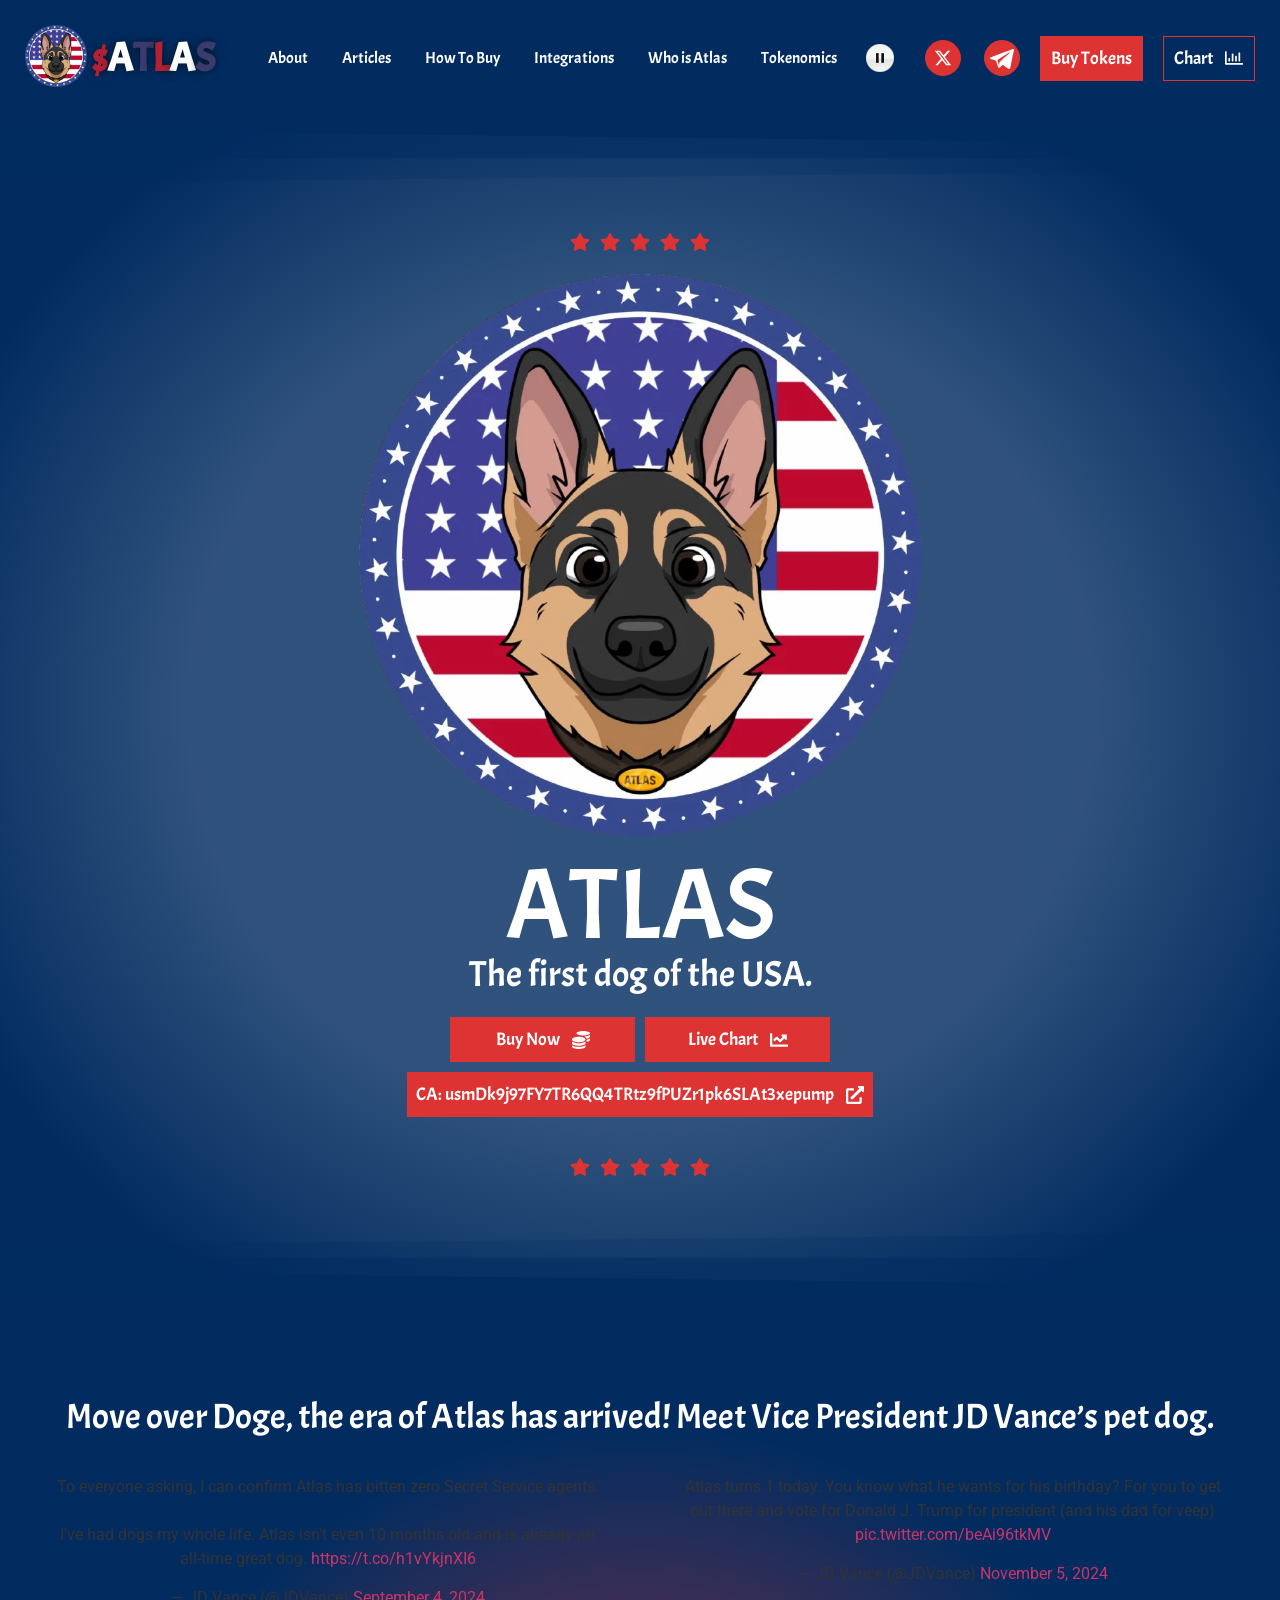
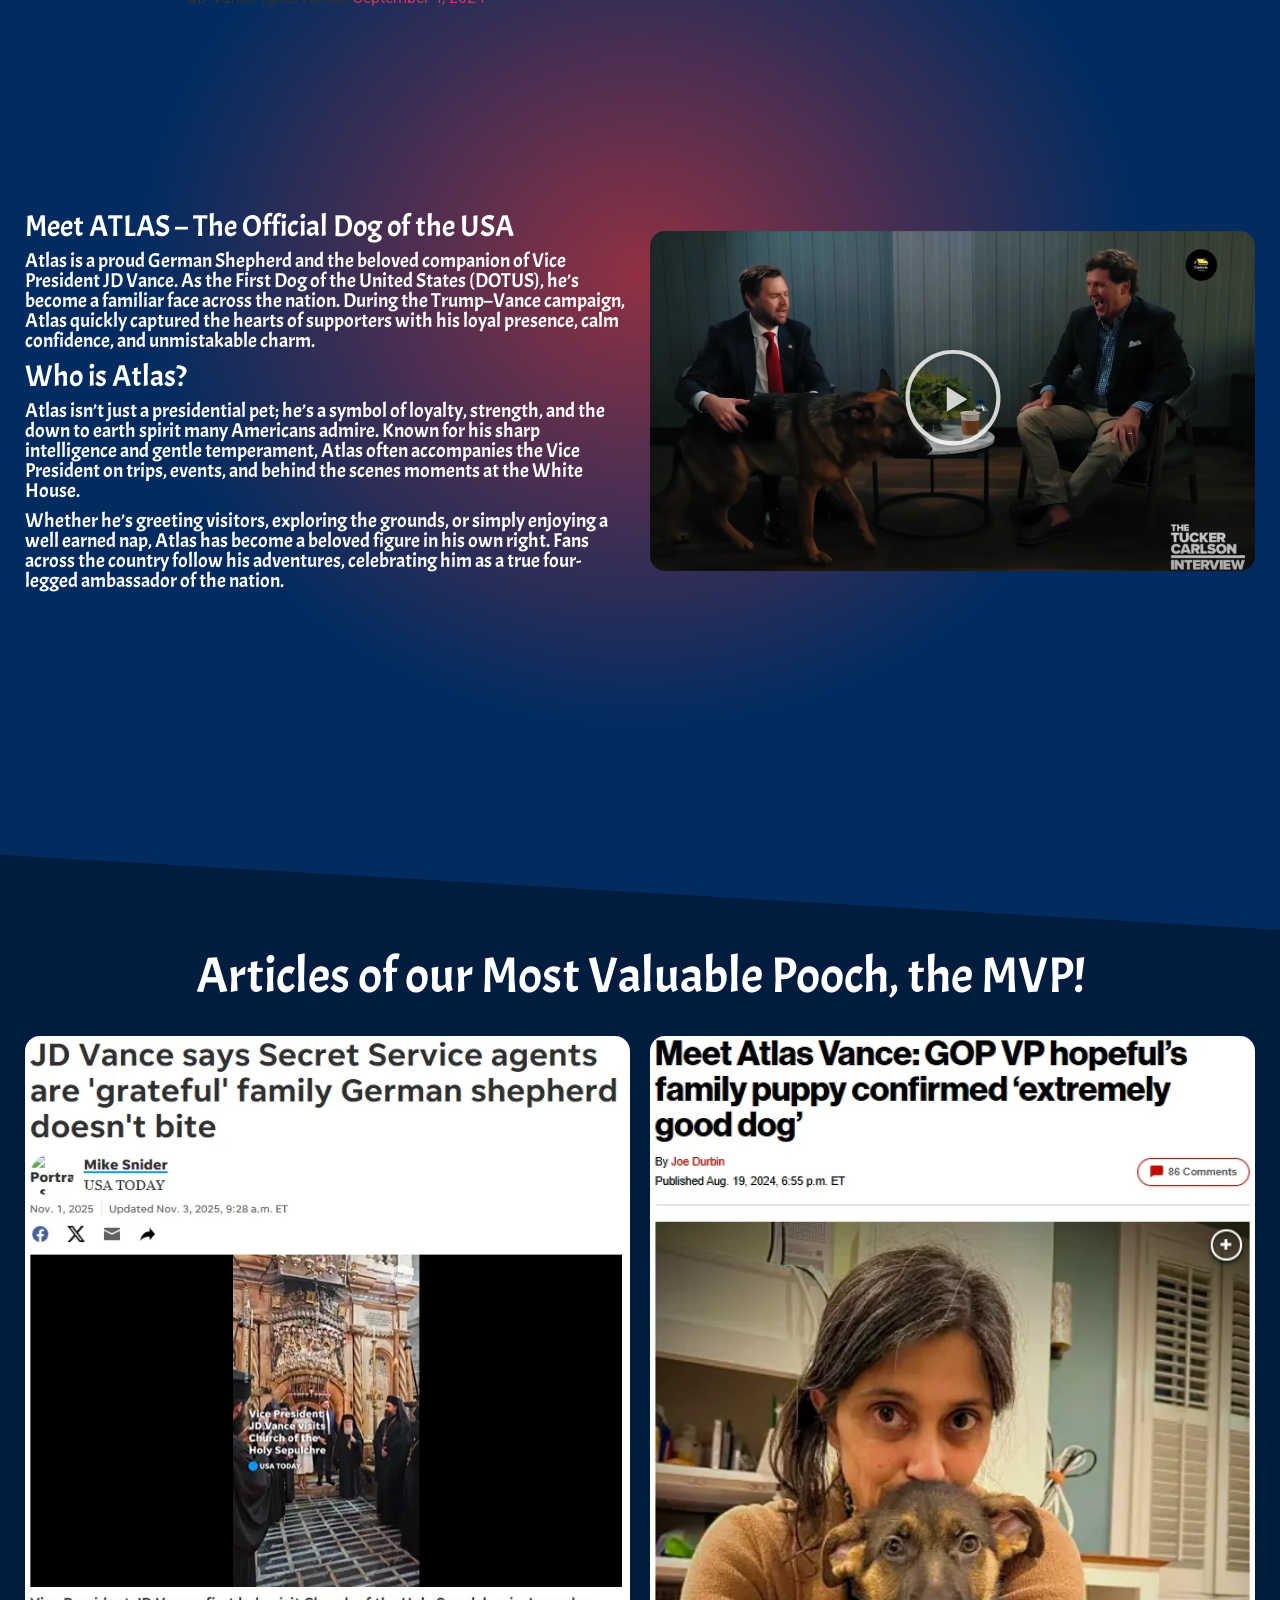
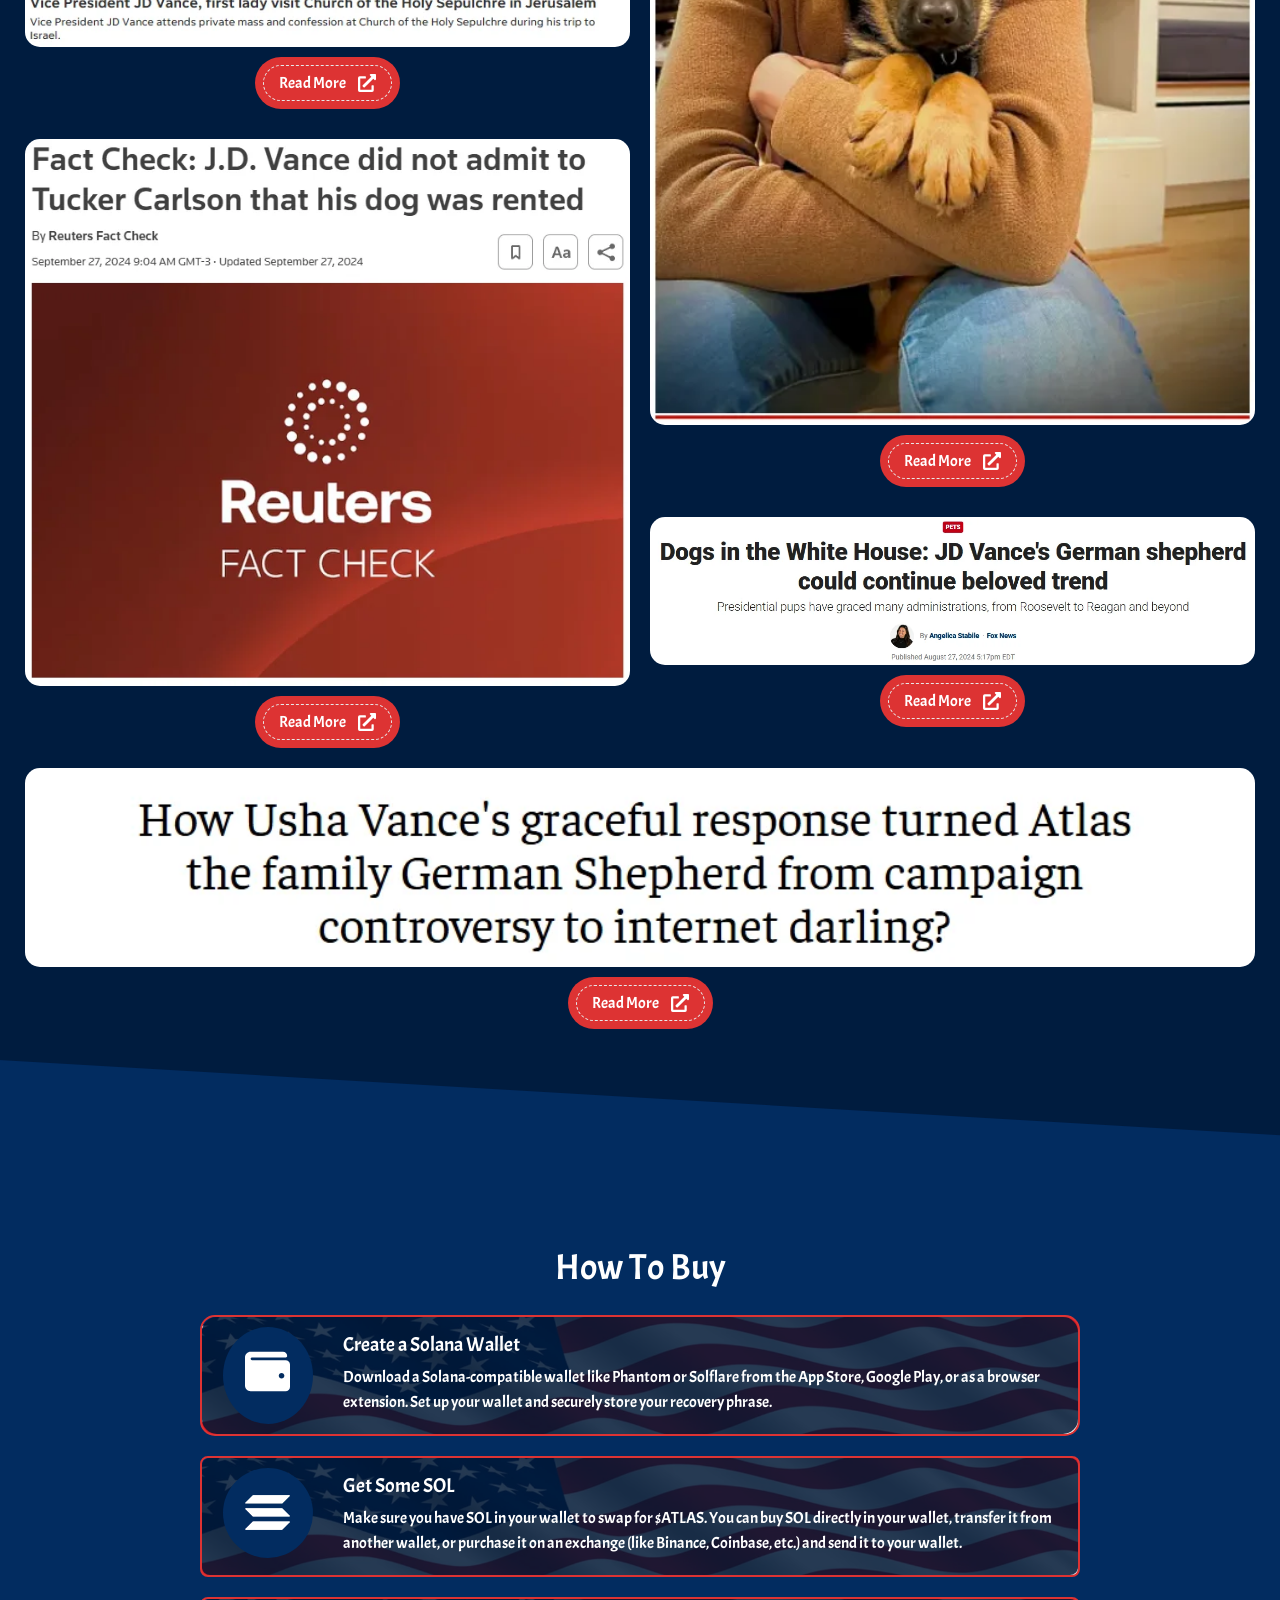
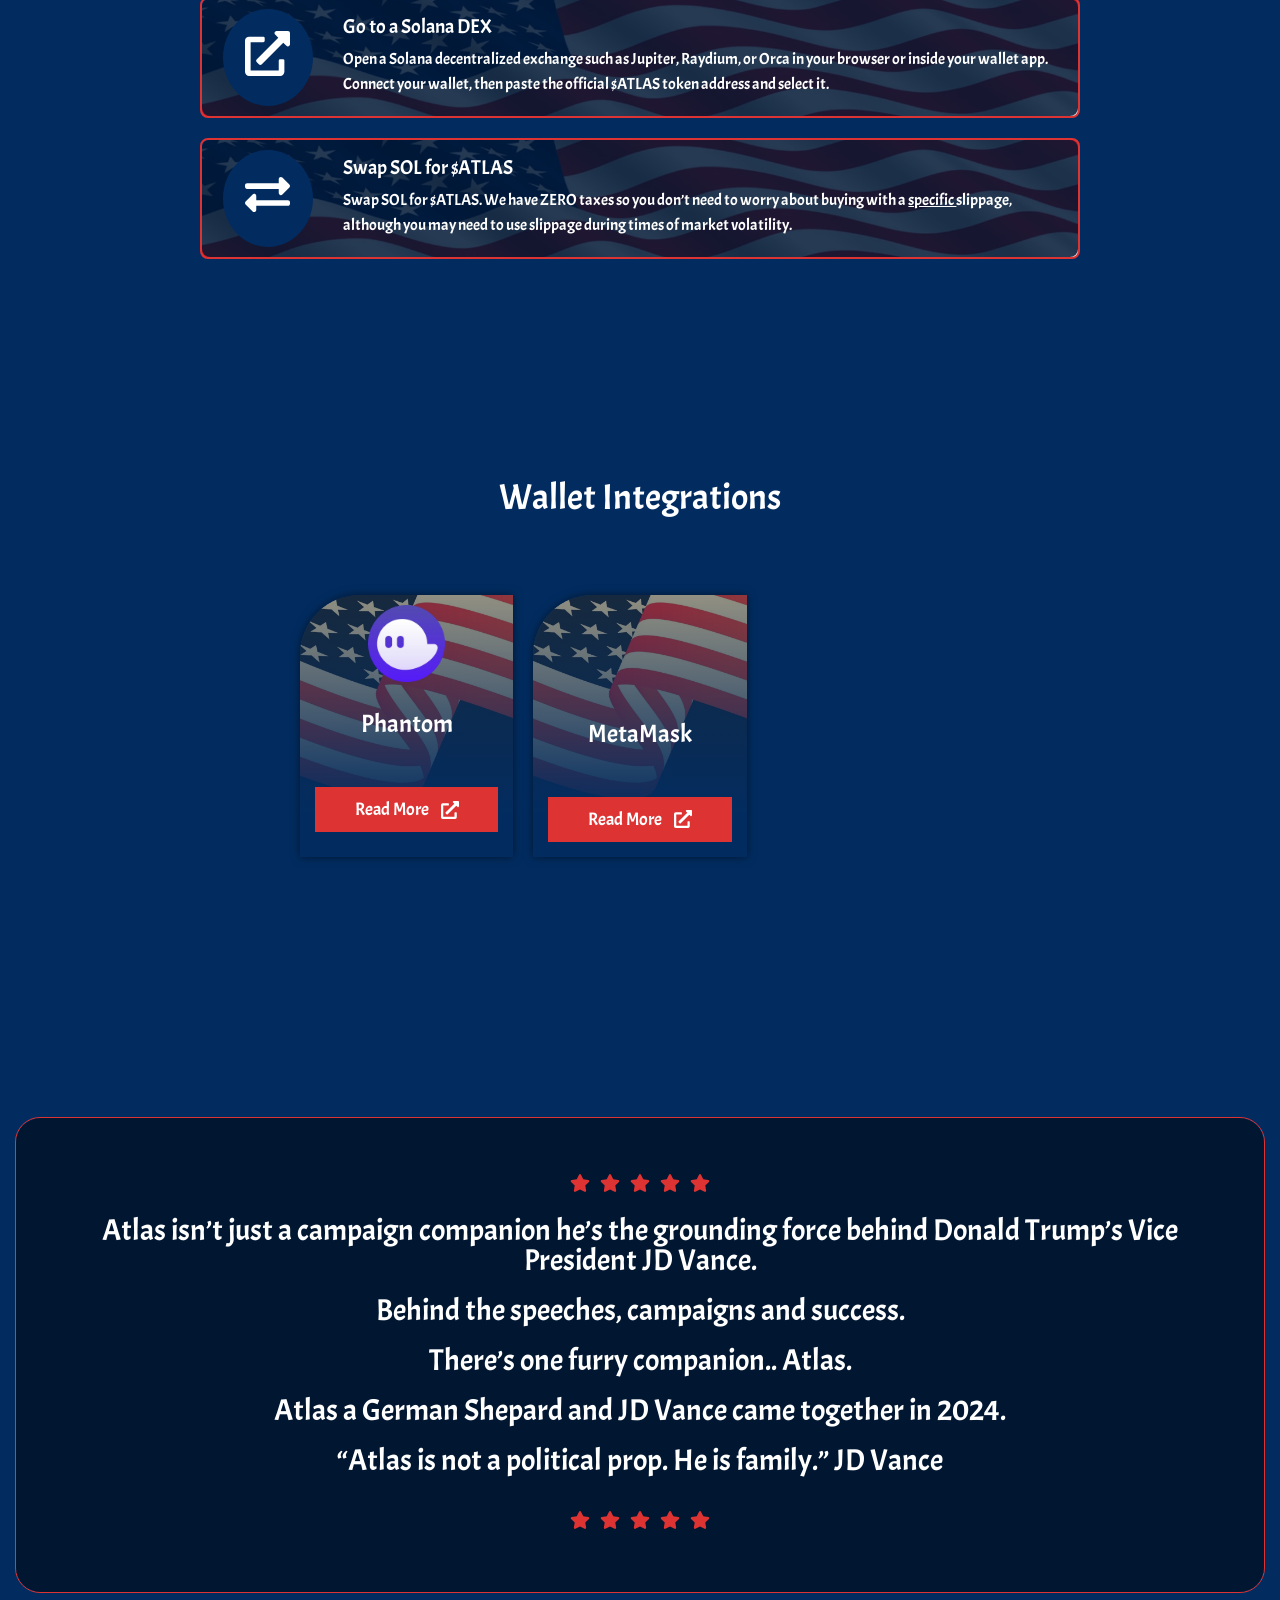
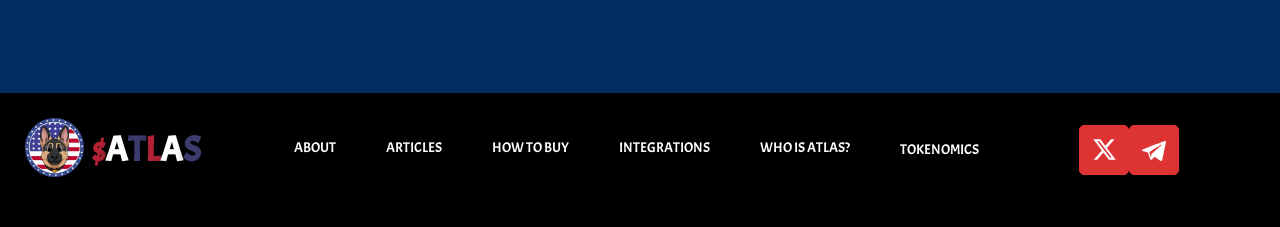
<file: index.html>
<!DOCTYPE html>
<html lang="en-US">
<head>
	<meta charset="UTF-8">
		<title>Atlas</title>
<meta name='robots' content='max-image-preview:large' />
<link rel="alternate" type="application/rss+xml" title="Atlas &raquo; Feed" href="/feed/" />
<link rel="alternate" type="application/rss+xml" title="Atlas &raquo; Comments Feed" href="/comments/feed/" />
<link rel="alternate" title="oEmbed (JSON)" type="application/json+oembed" href="/wp-json/oembed/1.0/embed?url=https%3A%2F%2Fatlasofusa.com%2F" />
<link rel="alternate" title="oEmbed (XML)" type="text/xml+oembed" href="/wp-json/oembed/1.0/embed?url=https%3A%2F%2Fatlasofusa.com%2F&#038;format=xml" />
<style id='wp-img-auto-sizes-contain-inline-css'>
img:is([sizes=auto i],[sizes^="auto," i]){contain-intrinsic-size:3000px 1500px}
/*# sourceURL=wp-img-auto-sizes-contain-inline-css */
</style>

<link rel='stylesheet' id='scap.flashblock-css' href='/wp-content/plugins/compact-wp-audio-player/css/flashblock.css?ver=6.9' media='all' />
<link rel='stylesheet' id='scap.player-css' href='/wp-content/plugins/compact-wp-audio-player/css/player.css?ver=6.9' media='all' />
<style id='cf-frontend-style-inline-css'>
@font-face {
	font-family: 'Acme';
	font-style: normal;
	font-weight: 400;
	src: url('/wp-content/uploads/2025/12/Acme-Regular.ttf') format('truetype');
}
/*# sourceURL=cf-frontend-style-inline-css */
</style>
<style id='wp-emoji-styles-inline-css'>

	img.wp-smiley, img.emoji {
		display: inline !important;
		border: none !important;
		box-shadow: none !important;
		height: 1em !important;
		width: 1em !important;
		margin: 0 0.07em !important;
		vertical-align: -0.1em !important;
		background: none !important;
		padding: 0 !important;
	}
/*# sourceURL=wp-emoji-styles-inline-css */
</style>
<style id='global-styles-inline-css'>
:root{--wp--preset--aspect-ratio--square: 1;--wp--preset--aspect-ratio--4-3: 4/3;--wp--preset--aspect-ratio--3-4: 3/4;--wp--preset--aspect-ratio--3-2: 3/2;--wp--preset--aspect-ratio--2-3: 2/3;--wp--preset--aspect-ratio--16-9: 16/9;--wp--preset--aspect-ratio--9-16: 9/16;--wp--preset--color--black: #000000;--wp--preset--color--cyan-bluish-gray: #abb8c3;--wp--preset--color--white: #ffffff;--wp--preset--color--pale-pink: #f78da7;--wp--preset--color--vivid-red: #cf2e2e;--wp--preset--color--luminous-vivid-orange: #ff6900;--wp--preset--color--luminous-vivid-amber: #fcb900;--wp--preset--color--light-green-cyan: #7bdcb5;--wp--preset--color--vivid-green-cyan: #00d084;--wp--preset--color--pale-cyan-blue: #8ed1fc;--wp--preset--color--vivid-cyan-blue: #0693e3;--wp--preset--color--vivid-purple: #9b51e0;--wp--preset--gradient--vivid-cyan-blue-to-vivid-purple: linear-gradient(135deg,rgb(6,147,227) 0%,rgb(155,81,224) 100%);--wp--preset--gradient--light-green-cyan-to-vivid-green-cyan: linear-gradient(135deg,rgb(122,220,180) 0%,rgb(0,208,130) 100%);--wp--preset--gradient--luminous-vivid-amber-to-luminous-vivid-orange: linear-gradient(135deg,rgb(252,185,0) 0%,rgb(255,105,0) 100%);--wp--preset--gradient--luminous-vivid-orange-to-vivid-red: linear-gradient(135deg,rgb(255,105,0) 0%,rgb(207,46,46) 100%);--wp--preset--gradient--very-light-gray-to-cyan-bluish-gray: linear-gradient(135deg,rgb(238,238,238) 0%,rgb(169,184,195) 100%);--wp--preset--gradient--cool-to-warm-spectrum: linear-gradient(135deg,rgb(74,234,220) 0%,rgb(151,120,209) 20%,rgb(207,42,186) 40%,rgb(238,44,130) 60%,rgb(251,105,98) 80%,rgb(254,248,76) 100%);--wp--preset--gradient--blush-light-purple: linear-gradient(135deg,rgb(255,206,236) 0%,rgb(152,150,240) 100%);--wp--preset--gradient--blush-bordeaux: linear-gradient(135deg,rgb(254,205,165) 0%,rgb(254,45,45) 50%,rgb(107,0,62) 100%);--wp--preset--gradient--luminous-dusk: linear-gradient(135deg,rgb(255,203,112) 0%,rgb(199,81,192) 50%,rgb(65,88,208) 100%);--wp--preset--gradient--pale-ocean: linear-gradient(135deg,rgb(255,245,203) 0%,rgb(182,227,212) 50%,rgb(51,167,181) 100%);--wp--preset--gradient--electric-grass: linear-gradient(135deg,rgb(202,248,128) 0%,rgb(113,206,126) 100%);--wp--preset--gradient--midnight: linear-gradient(135deg,rgb(2,3,129) 0%,rgb(40,116,252) 100%);--wp--preset--font-size--small: 13px;--wp--preset--font-size--medium: 20px;--wp--preset--font-size--large: 36px;--wp--preset--font-size--x-large: 42px;--wp--preset--spacing--20: 0.44rem;--wp--preset--spacing--30: 0.67rem;--wp--preset--spacing--40: 1rem;--wp--preset--spacing--50: 1.5rem;--wp--preset--spacing--60: 2.25rem;--wp--preset--spacing--70: 3.38rem;--wp--preset--spacing--80: 5.06rem;--wp--preset--shadow--natural: 6px 6px 9px rgba(0, 0, 0, 0.2);--wp--preset--shadow--deep: 12px 12px 50px rgba(0, 0, 0, 0.4);--wp--preset--shadow--sharp: 6px 6px 0px rgba(0, 0, 0, 0.2);--wp--preset--shadow--outlined: 6px 6px 0px -3px rgb(255, 255, 255), 6px 6px rgb(0, 0, 0);--wp--preset--shadow--crisp: 6px 6px 0px rgb(0, 0, 0);}:root { --wp--style--global--content-size: 800px;--wp--style--global--wide-size: 1200px; }:where(body) { margin: 0; }.wp-site-blocks > .alignleft { float: left; margin-right: 2em; }.wp-site-blocks > .alignright { float: right; margin-left: 2em; }.wp-site-blocks > .aligncenter { justify-content: center; margin-left: auto; margin-right: auto; }:where(.wp-site-blocks) > * { margin-block-start: 24px; margin-block-end: 0; }:where(.wp-site-blocks) > :first-child { margin-block-start: 0; }:where(.wp-site-blocks) > :last-child { margin-block-end: 0; }:root { --wp--style--block-gap: 24px; }:root :where(.is-layout-flow) > :first-child{margin-block-start: 0;}:root :where(.is-layout-flow) > :last-child{margin-block-end: 0;}:root :where(.is-layout-flow) > *{margin-block-start: 24px;margin-block-end: 0;}:root :where(.is-layout-constrained) > :first-child{margin-block-start: 0;}:root :where(.is-layout-constrained) > :last-child{margin-block-end: 0;}:root :where(.is-layout-constrained) > *{margin-block-start: 24px;margin-block-end: 0;}:root :where(.is-layout-flex){gap: 24px;}:root :where(.is-layout-grid){gap: 24px;}.is-layout-flow > .alignleft{float: left;margin-inline-start: 0;margin-inline-end: 2em;}.is-layout-flow > .alignright{float: right;margin-inline-start: 2em;margin-inline-end: 0;}.is-layout-flow > .aligncenter{margin-left: auto !important;margin-right: auto !important;}.is-layout-constrained > .alignleft{float: left;margin-inline-start: 0;margin-inline-end: 2em;}.is-layout-constrained > .alignright{float: right;margin-inline-start: 2em;margin-inline-end: 0;}.is-layout-constrained > .aligncenter{margin-left: auto !important;margin-right: auto !important;}.is-layout-constrained > :where(:not(.alignleft):not(.alignright):not(.alignfull)){max-width: var(--wp--style--global--content-size);margin-left: auto !important;margin-right: auto !important;}.is-layout-constrained > .alignwide{max-width: var(--wp--style--global--wide-size);}body .is-layout-flex{display: flex;}.is-layout-flex{flex-wrap: wrap;align-items: center;}.is-layout-flex > :is(*, div){margin: 0;}body .is-layout-grid{display: grid;}.is-layout-grid > :is(*, div){margin: 0;}body{padding-top: 0px;padding-right: 0px;padding-bottom: 0px;padding-left: 0px;}a:where(:not(.wp-element-button)){text-decoration: underline;}:root :where(.wp-element-button, .wp-block-button__link){background-color: #32373c;border-width: 0;color: #fff;font-family: inherit;font-size: inherit;font-style: inherit;font-weight: inherit;letter-spacing: inherit;line-height: inherit;padding-top: calc(0.667em + 2px);padding-right: calc(1.333em + 2px);padding-bottom: calc(0.667em + 2px);padding-left: calc(1.333em + 2px);text-decoration: none;text-transform: inherit;}.has-black-color{color: var(--wp--preset--color--black) !important;}.has-cyan-bluish-gray-color{color: var(--wp--preset--color--cyan-bluish-gray) !important;}.has-white-color{color: var(--wp--preset--color--white) !important;}.has-pale-pink-color{color: var(--wp--preset--color--pale-pink) !important;}.has-vivid-red-color{color: var(--wp--preset--color--vivid-red) !important;}.has-luminous-vivid-orange-color{color: var(--wp--preset--color--luminous-vivid-orange) !important;}.has-luminous-vivid-amber-color{color: var(--wp--preset--color--luminous-vivid-amber) !important;}.has-light-green-cyan-color{color: var(--wp--preset--color--light-green-cyan) !important;}.has-vivid-green-cyan-color{color: var(--wp--preset--color--vivid-green-cyan) !important;}.has-pale-cyan-blue-color{color: var(--wp--preset--color--pale-cyan-blue) !important;}.has-vivid-cyan-blue-color{color: var(--wp--preset--color--vivid-cyan-blue) !important;}.has-vivid-purple-color{color: var(--wp--preset--color--vivid-purple) !important;}.has-black-background-color{background-color: var(--wp--preset--color--black) !important;}.has-cyan-bluish-gray-background-color{background-color: var(--wp--preset--color--cyan-bluish-gray) !important;}.has-white-background-color{background-color: var(--wp--preset--color--white) !important;}.has-pale-pink-background-color{background-color: var(--wp--preset--color--pale-pink) !important;}.has-vivid-red-background-color{background-color: var(--wp--preset--color--vivid-red) !important;}.has-luminous-vivid-orange-background-color{background-color: var(--wp--preset--color--luminous-vivid-orange) !important;}.has-luminous-vivid-amber-background-color{background-color: var(--wp--preset--color--luminous-vivid-amber) !important;}.has-light-green-cyan-background-color{background-color: var(--wp--preset--color--light-green-cyan) !important;}.has-vivid-green-cyan-background-color{background-color: var(--wp--preset--color--vivid-green-cyan) !important;}.has-pale-cyan-blue-background-color{background-color: var(--wp--preset--color--pale-cyan-blue) !important;}.has-vivid-cyan-blue-background-color{background-color: var(--wp--preset--color--vivid-cyan-blue) !important;}.has-vivid-purple-background-color{background-color: var(--wp--preset--color--vivid-purple) !important;}.has-black-border-color{border-color: var(--wp--preset--color--black) !important;}.has-cyan-bluish-gray-border-color{border-color: var(--wp--preset--color--cyan-bluish-gray) !important;}.has-white-border-color{border-color: var(--wp--preset--color--white) !important;}.has-pale-pink-border-color{border-color: var(--wp--preset--color--pale-pink) !important;}.has-vivid-red-border-color{border-color: var(--wp--preset--color--vivid-red) !important;}.has-luminous-vivid-orange-border-color{border-color: var(--wp--preset--color--luminous-vivid-orange) !important;}.has-luminous-vivid-amber-border-color{border-color: var(--wp--preset--color--luminous-vivid-amber) !important;}.has-light-green-cyan-border-color{border-color: var(--wp--preset--color--light-green-cyan) !important;}.has-vivid-green-cyan-border-color{border-color: var(--wp--preset--color--vivid-green-cyan) !important;}.has-pale-cyan-blue-border-color{border-color: var(--wp--preset--color--pale-cyan-blue) !important;}.has-vivid-cyan-blue-border-color{border-color: var(--wp--preset--color--vivid-cyan-blue) !important;}.has-vivid-purple-border-color{border-color: var(--wp--preset--color--vivid-purple) !important;}.has-vivid-cyan-blue-to-vivid-purple-gradient-background{background: var(--wp--preset--gradient--vivid-cyan-blue-to-vivid-purple) !important;}.has-light-green-cyan-to-vivid-green-cyan-gradient-background{background: var(--wp--preset--gradient--light-green-cyan-to-vivid-green-cyan) !important;}.has-luminous-vivid-amber-to-luminous-vivid-orange-gradient-background{background: var(--wp--preset--gradient--luminous-vivid-amber-to-luminous-vivid-orange) !important;}.has-luminous-vivid-orange-to-vivid-red-gradient-background{background: var(--wp--preset--gradient--luminous-vivid-orange-to-vivid-red) !important;}.has-very-light-gray-to-cyan-bluish-gray-gradient-background{background: var(--wp--preset--gradient--very-light-gray-to-cyan-bluish-gray) !important;}.has-cool-to-warm-spectrum-gradient-background{background: var(--wp--preset--gradient--cool-to-warm-spectrum) !important;}.has-blush-light-purple-gradient-background{background: var(--wp--preset--gradient--blush-light-purple) !important;}.has-blush-bordeaux-gradient-background{background: var(--wp--preset--gradient--blush-bordeaux) !important;}.has-luminous-dusk-gradient-background{background: var(--wp--preset--gradient--luminous-dusk) !important;}.has-pale-ocean-gradient-background{background: var(--wp--preset--gradient--pale-ocean) !important;}.has-electric-grass-gradient-background{background: var(--wp--preset--gradient--electric-grass) !important;}.has-midnight-gradient-background{background: var(--wp--preset--gradient--midnight) !important;}.has-small-font-size{font-size: var(--wp--preset--font-size--small) !important;}.has-medium-font-size{font-size: var(--wp--preset--font-size--medium) !important;}.has-large-font-size{font-size: var(--wp--preset--font-size--large) !important;}.has-x-large-font-size{font-size: var(--wp--preset--font-size--x-large) !important;}
:root :where(.wp-block-pullquote){font-size: 1.5em;line-height: 1.6;}
/*# sourceURL=global-styles-inline-css */
</style>
<link rel='stylesheet' id='hostinger-reach-subscription-block-css' href='/wp-content/plugins/hostinger-reach/frontend/dist/blocks/subscription.css?ver=1766559876' media='all' />
<link rel='stylesheet' id='hello-elementor-css' href='/wp-content/themes/hello-elementor/assets/css/reset.css?ver=3.4.5' media='all' />
<link rel='stylesheet' id='hello-elementor-theme-style-css' href='/wp-content/themes/hello-elementor/assets/css/theme.css?ver=3.4.5' media='all' />
<link rel='stylesheet' id='hello-elementor-header-footer-css' href='/wp-content/themes/hello-elementor/assets/css/header-footer.css?ver=3.4.5' media='all' />
<link rel='stylesheet' id='elementor-frontend-css' href='/wp-content/plugins/elementor/assets/css/frontend.min.css?ver=3.34.0' media='all' />
<link rel='stylesheet' id='elementor-post-5-css' href='/wp-content/uploads/elementor/css/post-5.css?ver=1766560036' media='all' />
<link rel='stylesheet' id='widget-image-css' href='/wp-content/plugins/elementor/assets/css/widget-image.min.css?ver=3.34.0' media='all' />
<link rel='stylesheet' id='widget-heading-css' href='/wp-content/plugins/elementor/assets/css/widget-heading.min.css?ver=3.34.0' media='all' />
<link rel='stylesheet' id='e-animation-grow-css' href='/wp-content/plugins/elementor/assets/lib/animations/styles/e-animation-grow.min.css?ver=3.34.0' media='all' />
<link rel='stylesheet' id='widget-social-icons-css' href='/wp-content/plugins/elementor/assets/css/widget-social-icons.min.css?ver=3.34.0' media='all' />
<link rel='stylesheet' id='e-apple-webkit-css' href='/wp-content/plugins/elementor/assets/css/conditionals/apple-webkit.min.css?ver=3.34.0' media='all' />
<link rel='stylesheet' id='e-animation-fadeInDown-css' href='/wp-content/plugins/elementor/assets/lib/animations/styles/fadeInDown.min.css?ver=3.34.0' media='all' />
<link rel='stylesheet' id='e-animation-fadeInUp-css' href='/wp-content/plugins/elementor/assets/lib/animations/styles/fadeInUp.min.css?ver=3.34.0' media='all' />
<link rel='stylesheet' id='e-shapes-css' href='/wp-content/plugins/elementor/assets/css/conditionals/shapes.min.css?ver=3.34.0' media='all' />
<link rel='stylesheet' id='e-animation-fadeInLeft-css' href='/wp-content/plugins/elementor/assets/lib/animations/styles/fadeInLeft.min.css?ver=3.34.0' media='all' />
<link rel='stylesheet' id='e-animation-fadeInRight-css' href='/wp-content/plugins/elementor/assets/lib/animations/styles/fadeInRight.min.css?ver=3.34.0' media='all' />
<link rel='stylesheet' id='widget-video-css' href='/wp-content/plugins/elementor/assets/css/widget-video.min.css?ver=3.34.0' media='all' />
<link rel='stylesheet' id='e-animation-fadeIn-css' href='/wp-content/plugins/elementor/assets/lib/animations/styles/fadeIn.min.css?ver=3.34.0' media='all' />
<link rel='stylesheet' id='elementor-post-13-css' href='/wp-content/uploads/elementor/css/post-13.css?ver=1766604453' media='all' />
<link rel='stylesheet' id='wpr-link-animations-css-css' href='/wp-content/plugins/royal-elementor-addons/assets/css/lib/animations/wpr-link-animations.min.css?ver=1.7.1041' media='all' />
<link rel='stylesheet' id='wpr-button-animations-css-css' href='/wp-content/plugins/royal-elementor-addons/assets/css/lib/animations/button-animations.min.css?ver=1.7.1041' media='all' />
<link rel='stylesheet' id='wpr-text-animations-css-css' href='/wp-content/plugins/royal-elementor-addons/assets/css/lib/animations/text-animations.min.css?ver=1.7.1041' media='all' />
<link rel='stylesheet' id='wpr-addons-css-css' href='/wp-content/plugins/royal-elementor-addons/assets/css/frontend.min.css?ver=1.7.1041' media='all' />
<link rel='stylesheet' id='font-awesome-5-all-css' href='/wp-content/plugins/elementor/assets/lib/font-awesome/css/all.min.css?ver=1.7.1041' media='all' />
<link rel='stylesheet' id='elementor-gf-roboto-css' href='https://fonts.googleapis.com/css?family=Roboto:100,100italic,200,200italic,300,300italic,400,400italic,500,500italic,600,600italic,700,700italic,800,800italic,900,900italic&#038;display=swap' media='all' />
<link rel='stylesheet' id='elementor-gf-robotoslab-css' href='https://fonts.googleapis.com/css?family=Roboto+Slab:100,100italic,200,200italic,300,300italic,400,400italic,500,500italic,600,600italic,700,700italic,800,800italic,900,900italic&#038;display=swap' media='all' />
<script src="/wp-content/plugins/compact-wp-audio-player/js/soundmanager2-nodebug-jsmin.js?ver=6.9" id="scap.soundmanager2-js"></script>
<script data-cfasync="false" src="/wp-includes/js/jquery/jquery.min.js?ver=3.7.1" id="jquery-core-js"></script>
<script data-cfasync="false" src="/wp-includes/js/jquery/jquery-migrate.min.js?ver=3.4.1" id="jquery-migrate-js"></script>
<link rel="https://api.w.org/" href="/wp-json/" /><link rel="alternate" title="JSON" type="application/json" href="/wp-json/wp/v2/pages/13" /><link rel="EditURI" type="application/rsd+xml" title="RSD" href="/xmlrpc.php?rsd" />
<meta name="generator" content="WordPress 6.9" />
<link rel="canonical" href="/" />
<link rel='shortlink' href='/' />
<meta name="generator" content="Elementor 3.34.0; features: e_font_icon_svg, additional_custom_breakpoints; settings: css_print_method-external, google_font-enabled, font_display-swap">
			<style>
				.e-con.e-parent:nth-of-type(n+4):not(.e-lazyloaded):not(.e-no-lazyload),
				.e-con.e-parent:nth-of-type(n+4):not(.e-lazyloaded):not(.e-no-lazyload) * {
					background-image: none !important;
				}
				@media screen and (max-height: 1024px) {
					.e-con.e-parent:nth-of-type(n+3):not(.e-lazyloaded):not(.e-no-lazyload),
					.e-con.e-parent:nth-of-type(n+3):not(.e-lazyloaded):not(.e-no-lazyload) * {
						background-image: none !important;
					}
				}
				@media screen and (max-height: 640px) {
					.e-con.e-parent:nth-of-type(n+2):not(.e-lazyloaded):not(.e-no-lazyload),
					.e-con.e-parent:nth-of-type(n+2):not(.e-lazyloaded):not(.e-no-lazyload) * {
						background-image: none !important;
					}
				}
			</style>
			<link rel="icon" href="/wp-content/uploads/2025/12/cropped-5936244445391031256-modified-32x32.png" sizes="32x32" />
<link rel="icon" href="/wp-content/uploads/2025/12/cropped-5936244445391031256-modified-192x192.png" sizes="192x192" />
<link rel="apple-touch-icon" href="/wp-content/uploads/2025/12/cropped-5936244445391031256-modified-180x180.png" />
<meta name="msapplication-TileImage" content="/wp-content/uploads/2025/12/cropped-5936244445391031256-modified-270x270.png" />
<style id="wpr_lightbox_styles">
				.lg-backdrop {
					background-color: rgba(0,0,0,0.6) !important;
				}
				.lg-toolbar,
				.lg-dropdown {
					background-color: rgba(0,0,0,0.8) !important;
				}
				.lg-dropdown:after {
					border-bottom-color: rgba(0,0,0,0.8) !important;
				}
				.lg-sub-html {
					background-color: rgba(0,0,0,0.8) !important;
				}
				.lg-thumb-outer,
				.lg-progress-bar {
					background-color: #444444 !important;
				}
				.lg-progress {
					background-color: #a90707 !important;
				}
				.lg-icon {
					color: #efefef !important;
					font-size: 20px !important;
				}
				.lg-icon.lg-toogle-thumb {
					font-size: 24px !important;
				}
				.lg-icon:hover,
				.lg-dropdown-text:hover {
					color: #ffffff !important;
				}
				.lg-sub-html,
				.lg-dropdown-text {
					color: #efefef !important;
					font-size: 14px !important;
				}
				#lg-counter {
					color: #efefef !important;
					font-size: 14px !important;
				}
				.lg-prev,
				.lg-next {
					font-size: 35px !important;
				}

				/* Defaults */
				.lg-icon {
				background-color: transparent !important;
				}

				#lg-counter {
				opacity: 0.9;
				}

				.lg-thumb-outer {
				padding: 0 10px;
				}

				.lg-thumb-item {
				border-radius: 0 !important;
				border: none !important;
				opacity: 0.5;
				}

				.lg-thumb-item.active {
					opacity: 1;
				}
	         </style>	<meta name="viewport" content="width=device-width, initial-scale=1.0, viewport-fit=cover" /></head>
<body class="home wp-singular page-template page-template-elementor_canvas page page-id-13 wp-embed-responsive wp-theme-hello-elementor hello-elementor-default elementor-default elementor-template-canvas elementor-kit-5 elementor-page elementor-page-13">
			<div data-elementor-type="wp-page" data-elementor-id="13" class="elementor elementor-13">
						<section class="elementor-section elementor-top-section elementor-element elementor-element-689fe4cb elementor-section-boxed elementor-section-height-default elementor-section-height-default wpr-particle-no wpr-jarallax-no wpr-parallax-no wpr-sticky-section-no" data-id="689fe4cb" data-element_type="section" data-settings="{&quot;background_background&quot;:&quot;classic&quot;}">
						<div class="elementor-container elementor-column-gap-default">
					<div class="elementor-column elementor-col-100 elementor-top-column elementor-element elementor-element-8a6df6d animated-fast elementor-invisible" data-id="8a6df6d" data-element_type="column" data-settings="{&quot;animation&quot;:&quot;fadeInDown&quot;}">
			<div class="elementor-widget-wrap elementor-element-populated">
						<section class="elementor-section elementor-inner-section elementor-element elementor-element-3a64e1dc elementor-section-full_width elementor-section-height-default elementor-section-height-default wpr-particle-no wpr-jarallax-no wpr-parallax-no wpr-sticky-section-no" data-id="3a64e1dc" data-element_type="section">
						<div class="elementor-container elementor-column-gap-default">
					<div class="elementor-column elementor-col-20 elementor-inner-column elementor-element elementor-element-26371225" data-id="26371225" data-element_type="column">
			<div class="elementor-widget-wrap elementor-element-populated">
						<div class="elementor-element elementor-element-7846df84 elementor-widget__width-initial elementor-widget elementor-widget-image" data-id="7846df84" data-element_type="widget" data-widget_type="image.default">
															<img fetchpriority="high" decoding="async" width="800" height="800" src="/wp-content/uploads/2025/12/5936244445391031256-modified.png" class="attachment-large size-large wp-image-154" alt="" srcset="/wp-content/uploads/2025/12/5936244445391031256-modified.png 800w, /wp-content/uploads/2025/12/5936244445391031256-modified-300x300.png 300w, /wp-content/uploads/2025/12/5936244445391031256-modified-150x150.png 150w, /wp-content/uploads/2025/12/5936244445391031256-modified-768x768.png 768w" sizes="(max-width: 800px) 100vw, 800px" />															</div>
				<div class="elementor-element elementor-element-58bd119a elementor-widget__width-initial elementor-widget elementor-widget-heading" data-id="58bd119a" data-element_type="widget" data-widget_type="heading.default">
					<h2 class="elementor-heading-title elementor-size-default"><span style="color:#B22234">$</span><span style="color:#FFFFFF">A</span><span style="color:#3C3B6E">T</span><span style="color:#B22234">L</span><span style="color:#FFFFFF">A</span><span style="color:#3C3B6E">S</span>
</h2>				</div>
					</div>
		</div>
				<div class="elementor-column elementor-col-20 elementor-inner-column elementor-element elementor-element-24eb304b" data-id="24eb304b" data-element_type="column">
			<div class="elementor-widget-wrap elementor-element-populated">
						<div class="elementor-element elementor-element-65e512c0 wpr-main-menu-align-right wpr-main-menu-align--mobileright wpr-pointer-none wpr-main-menu-align--tabletleft wpr-sub-icon-caret-down wpr-sub-menu-fx-fade wpr-nav-menu-bp-mobile wpr-mobile-menu-full-width wpr-mobile-menu-item-align-center wpr-mobile-toggle-v1 wpr-sub-divider-yes elementor-widget elementor-widget-wpr-nav-menu" data-id="65e512c0" data-element_type="widget" data-settings="{&quot;menu_layout&quot;:&quot;horizontal&quot;}" data-widget_type="wpr-nav-menu.default">
					<nav class="wpr-nav-menu-container wpr-nav-menu-horizontal" data-trigger="hover"><ul id="menu-1-65e512c0" class="wpr-nav-menu"><li class="menu-item menu-item-type-custom menu-item-object-custom menu-item-133"><a href="#about" class="wpr-menu-item wpr-pointer-item">About</a></li>
<li class="menu-item menu-item-type-custom menu-item-object-custom menu-item-134"><a href="#articles" class="wpr-menu-item wpr-pointer-item">Articles</a></li>
<li class="menu-item menu-item-type-custom menu-item-object-custom menu-item-138"><a href="#howtobuy" class="wpr-menu-item wpr-pointer-item">How To Buy</a></li>
<li class="menu-item menu-item-type-custom menu-item-object-custom menu-item-139"><a href="#integrations" class="wpr-menu-item wpr-pointer-item">Integrations</a></li>
<li class="menu-item menu-item-type-custom menu-item-object-custom menu-item-141"><a href="#whois" class="wpr-menu-item wpr-pointer-item">Who is Atlas</a></li>
<li class="menu-item menu-item-type-custom menu-item-object-custom menu-item-140"><a href="#tokenomics" class="wpr-menu-item wpr-pointer-item">Tokenomics</a></li>
</ul></nav><nav class="wpr-mobile-nav-menu-container"><div class="wpr-mobile-toggle-wrap"><div class="wpr-mobile-toggle"><span class="wpr-mobile-toggle-line"></span><span class="wpr-mobile-toggle-line"></span><span class="wpr-mobile-toggle-line"></span></div></div><ul id="mobile-menu-2-65e512c0" class="wpr-mobile-nav-menu"><li class="menu-item menu-item-type-custom menu-item-object-custom menu-item-133"><a href="#about" class="wpr-mobile-menu-item">About</a></li>
<li class="menu-item menu-item-type-custom menu-item-object-custom menu-item-134"><a href="#articles" class="wpr-mobile-menu-item">Articles</a></li>
<li class="menu-item menu-item-type-custom menu-item-object-custom menu-item-138"><a href="#howtobuy" class="wpr-mobile-menu-item">How To Buy</a></li>
<li class="menu-item menu-item-type-custom menu-item-object-custom menu-item-139"><a href="#integrations" class="wpr-mobile-menu-item">Integrations</a></li>
<li class="menu-item menu-item-type-custom menu-item-object-custom menu-item-141"><a href="#whois" class="wpr-mobile-menu-item">Who is Atlas</a></li>
<li class="menu-item menu-item-type-custom menu-item-object-custom menu-item-140"><a href="#tokenomics" class="wpr-mobile-menu-item">Tokenomics</a></li>
</ul></nav>				</div>
					</div>
		</div>
				<div class="elementor-column elementor-col-20 elementor-inner-column elementor-element elementor-element-40a33710" data-id="40a33710" data-element_type="column">
			<div class="elementor-widget-wrap elementor-element-populated">
						<div class="elementor-element elementor-element-2abf2e46 elementor-widget__width-auto elementor-widget elementor-widget-shortcode" data-id="2abf2e46" data-element_type="widget" data-widget_type="shortcode.default">
							<div class="elementor-shortcode"><div class="compact_audio_player_wrapper"><div class="sc_player_container1"><input type="button" id="btnplay_694c3ea56e33b4.95250797" class="myButton_play" onClick="play_mp3('play','694c3ea56e33b4.95250797','https://test.monkebusiness.io/wp-content/uploads/2025/12/USA-National-AnthemGabe-the-Dog-GB-DOG-youtube.mp3','80','true');show_hide('play','694c3ea56e33b4.95250797');" /><input type="button"  id="btnstop_694c3ea56e33b4.95250797" style="display:none" class="myButton_stop" onClick="play_mp3('stop','694c3ea56e33b4.95250797','','80','true');show_hide('stop','694c3ea56e33b4.95250797');" /><div id="sm2-container"><!-- flash movie ends up here --></div></div></div>        <script type="text/javascript" charset="utf-8">
        soundManager.setup({
            url: "/wp-content/plugins/compact-wp-audio-player/swf/soundmanager2.swf",
            onready: function() {
                var mySound = soundManager.createSound({
                    id: "btnplay_694c3ea56e33b4.95250797",
                    volume: "80",
                    url: "https://test.monkebusiness.io/wp-content/uploads/2025/12/USA-National-AnthemGabe-the-Dog-GB-DOG-youtube.mp3"
                });
                var auto_loop = "true";
                mySound.play({
                    onfinish: function() {
                        if (auto_loop == "true") {
                            loopSound("btnplay_694c3ea56e33b4.95250797");
                        } else {
                            document.getElementById("btnplay_694c3ea56e33b4.95250797").style.display = "inline";
                            document.getElementById("btnstop_694c3ea56e33b4.95250797").style.display = "none";
                        }
                    }
                });
                document.getElementById("btnplay_694c3ea56e33b4.95250797").style.display = "none";
                document.getElementById("btnstop_694c3ea56e33b4.95250797").style.display = "inline";
            },
            ontimeout: function() {
                // SM2 could not start. Missing SWF? Flash blocked? Show an error.
                alert("Error! Audio player failed to load.");
            }
        });
        </script>
        
</div>
						</div>
				<div class="elementor-element elementor-element-3c3357e2 e-grid-align-right elementor-widget__width-auto elementor-shape-rounded elementor-grid-0 elementor-widget elementor-widget-social-icons" data-id="3c3357e2" data-element_type="widget" data-widget_type="social-icons.default">
							<div class="elementor-social-icons-wrapper elementor-grid">
							<span class="elementor-grid-item">
					<a class="elementor-icon elementor-social-icon elementor-social-icon-x-twitter elementor-animation-grow elementor-repeater-item-a779e4c" href="https://x.com/AtlasCoinErc20" target="_blank">
						<span class="elementor-screen-only">X-twitter</span>
						<svg aria-hidden="true" class="e-font-icon-svg e-fab-x-twitter" viewBox="0 0 512 512" xmlns="http://www.w3.org/2000/svg"><path d="M389.2 48h70.6L305.6 224.2 487 464H345L233.7 318.6 106.5 464H35.8L200.7 275.5 26.8 48H172.4L272.9 180.9 389.2 48zM364.4 421.8h39.1L151.1 88h-42L364.4 421.8z"></path></svg>					</a>
				</span>
					</div>
						</div>
				<div class="elementor-element elementor-element-3c3357e2 e-grid-align-right elementor-widget__width-auto elementor-shape-rounded elementor-grid-0 elementor-widget elementor-widget-social-icons" data-id="3c3357e2" data-element_type="widget" data-widget_type="social-icons.default">
							<div class="elementor-social-icons-wrapper elementor-grid">
							<span class="elementor-grid-item">
					<a class="elementor-icon elementor-social-icon elementor-social-icon-x-twitter elementor-animation-grow elementor-repeater-item-a779e4c" href="https://t.me" target="_blank">
						<span class="elementor-screen-only">X-twitter</span>
						<img src="/telegram.svg"/>
										</a>
				</span>
					</div>
						</div>
					</div>
		</div>
				<div class="elementor-column elementor-col-20 elementor-inner-column elementor-element elementor-element-14068d68" data-id="14068d68" data-element_type="column">
			<div class="elementor-widget-wrap elementor-element-populated">
						<div class="elementor-element elementor-element-ac61bf0 wpr-button-icon-style-inline wpr-button-icon-position-right elementor-widget elementor-widget-wpr-button" data-id="ac61bf0" data-element_type="widget" data-widget_type="wpr-button.default">
						
			
		
		<div class="wpr-button-wrap elementor-clearfix">
		<a class="wpr-button wpr-button-effect wpr-button-none" data-text="" href="https://swap.pump.fun/?input=So11111111111111111111111111111111111111112&output=usmDk9j97FY7TR6QQ4TRtz9fPUZr1pk6SLAt3xepump">
			
			<span class="wpr-button-content">
									<span class="wpr-button-text">Buy Tokens</span>
								
							</span>
		</a>

				</div>
	
	
					</div>
					</div>
		</div>
				<div class="elementor-column elementor-col-20 elementor-inner-column elementor-element elementor-element-1e0524a6" data-id="1e0524a6" data-element_type="column">
			<div class="elementor-widget-wrap elementor-element-populated">
						<div class="elementor-element elementor-element-4de84648 wpr-button-icon-style-inline wpr-button-icon-position-right elementor-widget elementor-widget-wpr-button" data-id="4de84648" data-element_type="widget" data-widget_type="wpr-button.default">
						
			
		
		<div class="wpr-button-wrap elementor-clearfix">
		<a class="wpr-button wpr-button-effect wpr-button-none" data-text="" href="https://dexscreener.com/solana/usmDk9j97FY7TR6QQ4TRtz9fPUZr1pk6SLAt3xepump">
			
			<span class="wpr-button-content">
									<span class="wpr-button-text">Chart </span>
								
									<span class="wpr-button-icon"><svg class="e-font-icon-svg e-far-chart-bar" viewBox="0 0 512 512" xmlns="http://www.w3.org/2000/svg"><path d="M396.8 352h22.4c6.4 0 12.8-6.4 12.8-12.8V108.8c0-6.4-6.4-12.8-12.8-12.8h-22.4c-6.4 0-12.8 6.4-12.8 12.8v230.4c0 6.4 6.4 12.8 12.8 12.8zm-192 0h22.4c6.4 0 12.8-6.4 12.8-12.8V140.8c0-6.4-6.4-12.8-12.8-12.8h-22.4c-6.4 0-12.8 6.4-12.8 12.8v198.4c0 6.4 6.4 12.8 12.8 12.8zm96 0h22.4c6.4 0 12.8-6.4 12.8-12.8V204.8c0-6.4-6.4-12.8-12.8-12.8h-22.4c-6.4 0-12.8 6.4-12.8 12.8v134.4c0 6.4 6.4 12.8 12.8 12.8zM496 400H48V80c0-8.84-7.16-16-16-16H16C7.16 64 0 71.16 0 80v336c0 17.67 14.33 32 32 32h464c8.84 0 16-7.16 16-16v-16c0-8.84-7.16-16-16-16zm-387.2-48h22.4c6.4 0 12.8-6.4 12.8-12.8v-70.4c0-6.4-6.4-12.8-12.8-12.8h-22.4c-6.4 0-12.8 6.4-12.8 12.8v70.4c0 6.4 6.4 12.8 12.8 12.8z"></path></svg></span>
							</span>
		</a>

				</div>
	
	
					</div>
					</div>
		</div>
					</div>
		</section>
					</div>
		</div>
					</div>
		</section>
				<section class="elementor-section elementor-top-section elementor-element elementor-element-317acf31 elementor-section-height-min-height elementor-section-boxed elementor-section-height-default elementor-section-items-middle wpr-particle-no wpr-jarallax-no wpr-parallax-no wpr-sticky-section-no" data-id="317acf31" data-element_type="section" data-settings="{&quot;background_background&quot;:&quot;video&quot;,&quot;background_video_link&quot;:&quot;https:\/\/www.youtube.com\/watch?v=tKLe7ATBLgs&quot;,&quot;shape_divider_top&quot;:&quot;opacity-tilt&quot;,&quot;shape_divider_bottom&quot;:&quot;opacity-tilt&quot;}">
								<div class="elementor-background-video-container elementor-hidden-mobile" aria-hidden="true">
													<div class="elementor-background-video-embed"></div>
												</div>
									<div class="elementor-background-overlay"></div>
						<div class="elementor-shape elementor-shape-top" aria-hidden="true" data-negative="false">
			<svg xmlns="http://www.w3.org/2000/svg" viewBox="0 0 2600 131.1" preserveAspectRatio="none">
	<path class="elementor-shape-fill" d="M0 0L2600 0 2600 69.1 0 0z"/>
	<path class="elementor-shape-fill" style="opacity:0.5" d="M0 0L2600 0 2600 69.1 0 69.1z"/>
	<path class="elementor-shape-fill" style="opacity:0.25" d="M2600 0L0 0 0 130.1 2600 69.1z"/>
</svg>		</div>
				<div class="elementor-shape elementor-shape-bottom" aria-hidden="true" data-negative="false">
			<svg xmlns="http://www.w3.org/2000/svg" viewBox="0 0 2600 131.1" preserveAspectRatio="none">
	<path class="elementor-shape-fill" d="M0 0L2600 0 2600 69.1 0 0z"/>
	<path class="elementor-shape-fill" style="opacity:0.5" d="M0 0L2600 0 2600 69.1 0 69.1z"/>
	<path class="elementor-shape-fill" style="opacity:0.25" d="M2600 0L0 0 0 130.1 2600 69.1z"/>
</svg>		</div>
					<div class="elementor-container elementor-column-gap-default">
					<div class="elementor-column elementor-col-100 elementor-top-column elementor-element elementor-element-301c8f80 animated-fast elementor-invisible" data-id="301c8f80" data-element_type="column" data-settings="{&quot;animation&quot;:&quot;fadeInUp&quot;}">
			<div class="elementor-widget-wrap elementor-element-populated">
						<section class="elementor-section elementor-inner-section elementor-element elementor-element-c5dc7e1 elementor-section-full_width elementor-section-height-default elementor-section-height-default wpr-particle-no wpr-jarallax-no wpr-parallax-no wpr-sticky-section-no" data-id="c5dc7e1" data-element_type="section">
						<div class="elementor-container elementor-column-gap-default">
					<div class="elementor-column elementor-col-100 elementor-inner-column elementor-element elementor-element-64dae1a5" data-id="64dae1a5" data-element_type="column">
			<div class="elementor-widget-wrap elementor-element-populated">
						<div class="elementor-element elementor-element-3e4adf52 elementor-widget__width-initial elementor-view-default elementor-widget elementor-widget-icon" data-id="3e4adf52" data-element_type="widget" data-widget_type="icon.default">
							<div class="elementor-icon-wrapper">
			<div class="elementor-icon">
			<svg aria-hidden="true" class="e-font-icon-svg e-fas-star" viewBox="0 0 576 512" xmlns="http://www.w3.org/2000/svg"><path d="M259.3 17.8L194 150.2 47.9 171.5c-26.2 3.8-36.7 36.1-17.7 54.6l105.7 103-25 145.5c-4.5 26.3 23.2 46 46.4 33.7L288 439.6l130.7 68.7c23.2 12.2 50.9-7.4 46.4-33.7l-25-145.5 105.7-103c19-18.5 8.5-50.8-17.7-54.6L382 150.2 316.7 17.8c-11.7-23.6-45.6-23.9-57.4 0z"></path></svg>			</div>
		</div>
						</div>
				<div class="elementor-element elementor-element-53a9c102 elementor-widget__width-initial elementor-view-default elementor-widget elementor-widget-icon" data-id="53a9c102" data-element_type="widget" data-widget_type="icon.default">
							<div class="elementor-icon-wrapper">
			<div class="elementor-icon">
			<svg aria-hidden="true" class="e-font-icon-svg e-fas-star" viewBox="0 0 576 512" xmlns="http://www.w3.org/2000/svg"><path d="M259.3 17.8L194 150.2 47.9 171.5c-26.2 3.8-36.7 36.1-17.7 54.6l105.7 103-25 145.5c-4.5 26.3 23.2 46 46.4 33.7L288 439.6l130.7 68.7c23.2 12.2 50.9-7.4 46.4-33.7l-25-145.5 105.7-103c19-18.5 8.5-50.8-17.7-54.6L382 150.2 316.7 17.8c-11.7-23.6-45.6-23.9-57.4 0z"></path></svg>			</div>
		</div>
						</div>
				<div class="elementor-element elementor-element-70999d48 elementor-widget__width-initial elementor-view-default elementor-widget elementor-widget-icon" data-id="70999d48" data-element_type="widget" data-widget_type="icon.default">
							<div class="elementor-icon-wrapper">
			<div class="elementor-icon">
			<svg aria-hidden="true" class="e-font-icon-svg e-fas-star" viewBox="0 0 576 512" xmlns="http://www.w3.org/2000/svg"><path d="M259.3 17.8L194 150.2 47.9 171.5c-26.2 3.8-36.7 36.1-17.7 54.6l105.7 103-25 145.5c-4.5 26.3 23.2 46 46.4 33.7L288 439.6l130.7 68.7c23.2 12.2 50.9-7.4 46.4-33.7l-25-145.5 105.7-103c19-18.5 8.5-50.8-17.7-54.6L382 150.2 316.7 17.8c-11.7-23.6-45.6-23.9-57.4 0z"></path></svg>			</div>
		</div>
						</div>
				<div class="elementor-element elementor-element-bf3dcfd elementor-widget__width-initial elementor-view-default elementor-widget elementor-widget-icon" data-id="bf3dcfd" data-element_type="widget" data-widget_type="icon.default">
							<div class="elementor-icon-wrapper">
			<div class="elementor-icon">
			<svg aria-hidden="true" class="e-font-icon-svg e-fas-star" viewBox="0 0 576 512" xmlns="http://www.w3.org/2000/svg"><path d="M259.3 17.8L194 150.2 47.9 171.5c-26.2 3.8-36.7 36.1-17.7 54.6l105.7 103-25 145.5c-4.5 26.3 23.2 46 46.4 33.7L288 439.6l130.7 68.7c23.2 12.2 50.9-7.4 46.4-33.7l-25-145.5 105.7-103c19-18.5 8.5-50.8-17.7-54.6L382 150.2 316.7 17.8c-11.7-23.6-45.6-23.9-57.4 0z"></path></svg>			</div>
		</div>
						</div>
				<div class="elementor-element elementor-element-20b3bd87 elementor-widget__width-initial elementor-view-default elementor-widget elementor-widget-icon" data-id="20b3bd87" data-element_type="widget" data-widget_type="icon.default">
							<div class="elementor-icon-wrapper">
			<div class="elementor-icon">
			<svg aria-hidden="true" class="e-font-icon-svg e-fas-star" viewBox="0 0 576 512" xmlns="http://www.w3.org/2000/svg"><path d="M259.3 17.8L194 150.2 47.9 171.5c-26.2 3.8-36.7 36.1-17.7 54.6l105.7 103-25 145.5c-4.5 26.3 23.2 46 46.4 33.7L288 439.6l130.7 68.7c23.2 12.2 50.9-7.4 46.4-33.7l-25-145.5 105.7-103c19-18.5 8.5-50.8-17.7-54.6L382 150.2 316.7 17.8c-11.7-23.6-45.6-23.9-57.4 0z"></path></svg>			</div>
		</div>
						</div>
					</div>
		</div>
					</div>
		</section>
				<div class="elementor-element elementor-element-584c2a2 elementor-widget elementor-widget-image" data-id="584c2a2" data-element_type="widget" data-widget_type="image.default">
															<img fetchpriority="high" decoding="async" width="800" height="800" src="/wp-content/uploads/2025/12/5936244445391031256-modified.png" class="attachment-large size-large wp-image-154" alt="" srcset="/wp-content/uploads/2025/12/5936244445391031256-modified.png 800w, /wp-content/uploads/2025/12/5936244445391031256-modified-300x300.png 300w, /wp-content/uploads/2025/12/5936244445391031256-modified-150x150.png 150w, /wp-content/uploads/2025/12/5936244445391031256-modified-768x768.png 768w" sizes="(max-width: 800px) 100vw, 800px" />															</div>
				<div class="elementor-element elementor-element-213bb40f elementor-widget elementor-widget-heading" data-id="213bb40f" data-element_type="widget" data-widget_type="heading.default">
					<h2 class="elementor-heading-title elementor-size-default">ATLAS</h2>				</div>
				<div class="elementor-element elementor-element-1b5a5411 animated-fast elementor-invisible elementor-widget elementor-widget-heading" data-id="1b5a5411" data-element_type="widget" data-settings="{&quot;_animation&quot;:&quot;fadeInDown&quot;}" data-widget_type="heading.default">
					<h2 class="elementor-heading-title elementor-size-default">The first dog of the USA.</h2>				</div>
				<div class="elementor-element elementor-element-76e438b9 elementor-widget__width-initial wpr-button-icon-style-inline wpr-button-icon-position-right elementor-widget elementor-widget-wpr-button" data-id="76e438b9" data-element_type="widget" data-widget_type="wpr-button.default">
						
			
		
		<div class="wpr-button-wrap elementor-clearfix">
		<a class="wpr-button wpr-button-effect wpr-button-none" data-text="" href="https://swap.pump.fun/?input=So11111111111111111111111111111111111111112&output=usmDk9j97FY7TR6QQ4TRtz9fPUZr1pk6SLAt3xepump">
			
			<span class="wpr-button-content">
									<span class="wpr-button-text">Buy Now</span>
								
									<span class="wpr-button-icon"><svg class="e-font-icon-svg e-fas-coins" viewBox="0 0 512 512" xmlns="http://www.w3.org/2000/svg"><path d="M0 405.3V448c0 35.3 86 64 192 64s192-28.7 192-64v-42.7C342.7 434.4 267.2 448 192 448S41.3 434.4 0 405.3zM320 128c106 0 192-28.7 192-64S426 0 320 0 128 28.7 128 64s86 64 192 64zM0 300.4V352c0 35.3 86 64 192 64s192-28.7 192-64v-51.6c-41.3 34-116.9 51.6-192 51.6S41.3 334.4 0 300.4zm416 11c57.3-11.1 96-31.7 96-55.4v-42.7c-23.2 16.4-57.3 27.6-96 34.5v63.6zM192 160C86 160 0 195.8 0 240s86 80 192 80 192-35.8 192-80-86-80-192-80zm219.3 56.3c60-10.8 100.7-32 100.7-56.3v-42.7c-35.5 25.1-96.5 38.6-160.7 41.8 29.5 14.3 51.2 33.5 60 57.2z"></path></svg></span>
							</span>
		</a>

				</div>
	
	
					</div>
				<div class="elementor-element elementor-element-742fdf5b elementor-widget__width-initial wpr-button-icon-style-inline wpr-button-icon-position-right elementor-widget elementor-widget-wpr-button" data-id="742fdf5b" data-element_type="widget" data-widget_type="wpr-button.default">
						
			
		
		<div class="wpr-button-wrap elementor-clearfix">
		<a class="wpr-button wpr-button-effect wpr-button-none" data-text="" href="https://dexscreener.com/solana/usmDk9j97FY7TR6QQ4TRtz9fPUZr1pk6SLAt3xepump">
			
			<span class="wpr-button-content">
									<span class="wpr-button-text">Live Chart</span>
								
									<span class="wpr-button-icon"><svg class="e-font-icon-svg e-fas-chart-line" viewBox="0 0 512 512" xmlns="http://www.w3.org/2000/svg"><path d="M496 384H64V80c0-8.84-7.16-16-16-16H16C7.16 64 0 71.16 0 80v336c0 17.67 14.33 32 32 32h464c8.84 0 16-7.16 16-16v-32c0-8.84-7.16-16-16-16zM464 96H345.94c-21.38 0-32.09 25.85-16.97 40.97l32.4 32.4L288 242.75l-73.37-73.37c-12.5-12.5-32.76-12.5-45.25 0l-68.69 68.69c-6.25 6.25-6.25 16.38 0 22.63l22.62 22.62c6.25 6.25 16.38 6.25 22.63 0L192 237.25l73.37 73.37c12.5 12.5 32.76 12.5 45.25 0l96-96 32.4 32.4c15.12 15.12 40.97 4.41 40.97-16.97V112c.01-8.84-7.15-16-15.99-16z"></path></svg></span>
							</span>
		</a>

				</div>
	
	
					</div>
				<div class="elementor-element elementor-element-7c37dede elementor-widget__width-auto wpr-button-icon-style-inline wpr-button-icon-position-right elementor-widget elementor-widget-wpr-button" data-id="7c37dede" data-element_type="widget" data-widget_type="wpr-button.default">
						
			
		
		<div class="wpr-button-wrap elementor-clearfix">
		<a class="wpr-button wpr-button-effect wpr-button-none" data-text="" href="#link">
			
			<span class="wpr-button-content">
									<span class="wpr-button-text">CA: usmDk9j97FY7TR6QQ4TRtz9fPUZr1pk6SLAt3xepump</span>
								
									<span class="wpr-button-icon"><svg class="e-font-icon-svg e-fas-external-link-alt" viewBox="0 0 512 512" xmlns="http://www.w3.org/2000/svg"><path d="M432,320H400a16,16,0,0,0-16,16V448H64V128H208a16,16,0,0,0,16-16V80a16,16,0,0,0-16-16H48A48,48,0,0,0,0,112V464a48,48,0,0,0,48,48H400a48,48,0,0,0,48-48V336A16,16,0,0,0,432,320ZM488,0h-128c-21.37,0-32.05,25.91-17,41l35.73,35.73L135,320.37a24,24,0,0,0,0,34L157.67,377a24,24,0,0,0,34,0L435.28,133.32,471,169c15,15,41,4.5,41-17V24A24,24,0,0,0,488,0Z"></path></svg></span>
							</span>
		</a>

				</div>
	
	
					</div>
				<section class="elementor-section elementor-inner-section elementor-element elementor-element-69db6bb9 elementor-section-full_width elementor-section-height-default elementor-section-height-default wpr-particle-no wpr-jarallax-no wpr-parallax-no wpr-sticky-section-no" data-id="69db6bb9" data-element_type="section">
						<div class="elementor-container elementor-column-gap-default">
					<div class="elementor-column elementor-col-100 elementor-inner-column elementor-element elementor-element-6ba710e9" data-id="6ba710e9" data-element_type="column">
			<div class="elementor-widget-wrap elementor-element-populated">
						<div class="elementor-element elementor-element-24a9f837 elementor-widget__width-initial elementor-view-default elementor-widget elementor-widget-icon" data-id="24a9f837" data-element_type="widget" data-widget_type="icon.default">
							<div class="elementor-icon-wrapper">
			<div class="elementor-icon">
			<svg aria-hidden="true" class="e-font-icon-svg e-fas-star" viewBox="0 0 576 512" xmlns="http://www.w3.org/2000/svg"><path d="M259.3 17.8L194 150.2 47.9 171.5c-26.2 3.8-36.7 36.1-17.7 54.6l105.7 103-25 145.5c-4.5 26.3 23.2 46 46.4 33.7L288 439.6l130.7 68.7c23.2 12.2 50.9-7.4 46.4-33.7l-25-145.5 105.7-103c19-18.5 8.5-50.8-17.7-54.6L382 150.2 316.7 17.8c-11.7-23.6-45.6-23.9-57.4 0z"></path></svg>			</div>
		</div>
						</div>
				<div class="elementor-element elementor-element-38885667 elementor-widget__width-initial elementor-view-default elementor-widget elementor-widget-icon" data-id="38885667" data-element_type="widget" data-widget_type="icon.default">
							<div class="elementor-icon-wrapper">
			<div class="elementor-icon">
			<svg aria-hidden="true" class="e-font-icon-svg e-fas-star" viewBox="0 0 576 512" xmlns="http://www.w3.org/2000/svg"><path d="M259.3 17.8L194 150.2 47.9 171.5c-26.2 3.8-36.7 36.1-17.7 54.6l105.7 103-25 145.5c-4.5 26.3 23.2 46 46.4 33.7L288 439.6l130.7 68.7c23.2 12.2 50.9-7.4 46.4-33.7l-25-145.5 105.7-103c19-18.5 8.5-50.8-17.7-54.6L382 150.2 316.7 17.8c-11.7-23.6-45.6-23.9-57.4 0z"></path></svg>			</div>
		</div>
						</div>
				<div class="elementor-element elementor-element-6cd21042 elementor-widget__width-initial elementor-view-default elementor-widget elementor-widget-icon" data-id="6cd21042" data-element_type="widget" data-widget_type="icon.default">
							<div class="elementor-icon-wrapper">
			<div class="elementor-icon">
			<svg aria-hidden="true" class="e-font-icon-svg e-fas-star" viewBox="0 0 576 512" xmlns="http://www.w3.org/2000/svg"><path d="M259.3 17.8L194 150.2 47.9 171.5c-26.2 3.8-36.7 36.1-17.7 54.6l105.7 103-25 145.5c-4.5 26.3 23.2 46 46.4 33.7L288 439.6l130.7 68.7c23.2 12.2 50.9-7.4 46.4-33.7l-25-145.5 105.7-103c19-18.5 8.5-50.8-17.7-54.6L382 150.2 316.7 17.8c-11.7-23.6-45.6-23.9-57.4 0z"></path></svg>			</div>
		</div>
						</div>
				<div class="elementor-element elementor-element-3b1da7f6 elementor-widget__width-initial elementor-view-default elementor-widget elementor-widget-icon" data-id="3b1da7f6" data-element_type="widget" data-widget_type="icon.default">
							<div class="elementor-icon-wrapper">
			<div class="elementor-icon">
			<svg aria-hidden="true" class="e-font-icon-svg e-fas-star" viewBox="0 0 576 512" xmlns="http://www.w3.org/2000/svg"><path d="M259.3 17.8L194 150.2 47.9 171.5c-26.2 3.8-36.7 36.1-17.7 54.6l105.7 103-25 145.5c-4.5 26.3 23.2 46 46.4 33.7L288 439.6l130.7 68.7c23.2 12.2 50.9-7.4 46.4-33.7l-25-145.5 105.7-103c19-18.5 8.5-50.8-17.7-54.6L382 150.2 316.7 17.8c-11.7-23.6-45.6-23.9-57.4 0z"></path></svg>			</div>
		</div>
						</div>
				<div class="elementor-element elementor-element-7df7e1e7 elementor-widget__width-initial elementor-view-default elementor-widget elementor-widget-icon" data-id="7df7e1e7" data-element_type="widget" data-widget_type="icon.default">
							<div class="elementor-icon-wrapper">
			<div class="elementor-icon">
			<svg aria-hidden="true" class="e-font-icon-svg e-fas-star" viewBox="0 0 576 512" xmlns="http://www.w3.org/2000/svg"><path d="M259.3 17.8L194 150.2 47.9 171.5c-26.2 3.8-36.7 36.1-17.7 54.6l105.7 103-25 145.5c-4.5 26.3 23.2 46 46.4 33.7L288 439.6l130.7 68.7c23.2 12.2 50.9-7.4 46.4-33.7l-25-145.5 105.7-103c19-18.5 8.5-50.8-17.7-54.6L382 150.2 316.7 17.8c-11.7-23.6-45.6-23.9-57.4 0z"></path></svg>			</div>
		</div>
						</div>
					</div>
		</div>
					</div>
		</section>
					</div>
		</div>
					</div>
		</section>
				<section class="elementor-section elementor-top-section elementor-element elementor-element-275e0185 about elementor-section-boxed elementor-section-height-default elementor-section-height-default wpr-particle-no wpr-jarallax-no wpr-parallax-no wpr-sticky-section-no" data-id="275e0185" data-element_type="section" id="about" data-settings="{&quot;background_background&quot;:&quot;classic&quot;}">
							<div class="elementor-background-overlay"></div>
							<div class="elementor-container elementor-column-gap-default">
					<div class="elementor-column elementor-col-100 elementor-top-column elementor-element elementor-element-c9c797a" data-id="c9c797a" data-element_type="column">
			<div class="elementor-widget-wrap elementor-element-populated">
						<div class="elementor-element elementor-element-328da91 elementor-invisible elementor-widget elementor-widget-heading" data-id="328da91" data-element_type="widget" data-settings="{&quot;_animation&quot;:&quot;fadeInDown&quot;}" data-widget_type="heading.default">
					<h2 class="elementor-heading-title elementor-size-default">Move over Doge, the era of Atlas has arrived! Meet Vice President JD Vance’s pet dog.</h2>				</div>
				<section class="elementor-section elementor-inner-section elementor-element elementor-element-62e69583 elementor-section-full_width elementor-section-height-default elementor-section-height-default wpr-particle-no wpr-jarallax-no wpr-parallax-no wpr-sticky-section-no" data-id="62e69583" data-element_type="section">
						<div class="elementor-container elementor-column-gap-default">
					<div class="elementor-column elementor-col-50 elementor-inner-column elementor-element elementor-element-4a738100 elementor-invisible" data-id="4a738100" data-element_type="column" data-settings="{&quot;animation&quot;:&quot;fadeInLeft&quot;}">
			<div class="elementor-widget-wrap elementor-element-populated">
						<div class="elementor-element elementor-element-4179ebf4 elementor-widget elementor-widget-html" data-id="4179ebf4" data-element_type="widget" data-widget_type="html.default">
					<blockquote class="twitter-tweet" data-theme="dark" data-dnt="true" align="center"><p lang="en" dir="ltr">To everyone asking, I can confirm Atlas has bitten zero Secret Service agents.<br><br>I&#39;ve had dogs my whole life. Atlas isn&#39;t even 10 months old and is already an all-time great dog. <a href="https://t.co/h1vYkjnXI6">https://t.co/h1vYkjnXI6</a></p>&mdash; JD Vance (@JDVance) <a href="https://twitter.com/JDVance/status/1831421968647954878?ref_src=twsrc%5Etfw">September 4, 2024</a></blockquote>
<script async src="https://platform.twitter.com/widgets.js" charset="utf-8"></script>				</div>
					</div>
		</div>
				<div class="elementor-column elementor-col-50 elementor-inner-column elementor-element elementor-element-b6457a4 elementor-invisible" data-id="b6457a4" data-element_type="column" data-settings="{&quot;animation&quot;:&quot;fadeInRight&quot;}">
			<div class="elementor-widget-wrap elementor-element-populated">
						<div class="elementor-element elementor-element-65c50e6e elementor-widget elementor-widget-html" data-id="65c50e6e" data-element_type="widget" data-widget_type="html.default">
					<blockquote class="twitter-tweet" data-theme="dark" data-dnt="true" align="center"><p lang="en" dir="ltr">Atlas turns 1 today. You know what he wants for his birthday? For you to get out there and vote for Donald J. Trump for president (and his dad for veep) <a href="https://t.co/beAi96tkMV">pic.twitter.com/beAi96tkMV</a></p>&mdash; JD Vance (@JDVance) <a href="https://twitter.com/JDVance/status/1853796992247357777?ref_src=twsrc%5Etfw">November 5, 2024</a></blockquote>
<script async src="https://platform.twitter.com/widgets.js" charset="utf-8"></script>				</div>
					</div>
		</div>
					</div>
		</section>
				<section class="elementor-section elementor-inner-section elementor-element elementor-element-4a3cb617 elementor-section-full_width elementor-section-height-default elementor-section-height-default wpr-particle-no wpr-jarallax-no wpr-parallax-no wpr-sticky-section-no" data-id="4a3cb617" data-element_type="section">
						<div class="elementor-container elementor-column-gap-default">
					<div class="elementor-column elementor-col-50 elementor-inner-column elementor-element elementor-element-5dc1493b elementor-invisible" data-id="5dc1493b" data-element_type="column" data-settings="{&quot;animation&quot;:&quot;fadeInLeft&quot;}">
			<div class="elementor-widget-wrap elementor-element-populated">
						<div class="elementor-element elementor-element-7f5ef5eb elementor-widget elementor-widget-heading" data-id="7f5ef5eb" data-element_type="widget" data-widget_type="heading.default">
					<h2 class="elementor-heading-title elementor-size-default">Meet ATLAS – The Official Dog of the USA</h2>				</div>
				<div class="elementor-element elementor-element-443a3111 elementor-widget elementor-widget-heading" data-id="443a3111" data-element_type="widget" data-widget_type="heading.default">
					<h2 class="elementor-heading-title elementor-size-default">Atlas is a proud German Shepherd and the beloved companion of Vice President JD Vance. As the First Dog of the United States (DOTUS), he’s become a familiar face across the nation. During the Trump–Vance campaign, Atlas quickly captured the hearts of supporters with his loyal presence, calm confidence, and unmistakable charm.</h2>				</div>
				<div class="elementor-element elementor-element-780d743 elementor-widget elementor-widget-heading" data-id="780d743" data-element_type="widget" data-widget_type="heading.default">
					<h2 class="elementor-heading-title elementor-size-default">Who is Atlas?</h2>				</div>
				<div class="elementor-element elementor-element-702ac47 elementor-widget elementor-widget-heading" data-id="702ac47" data-element_type="widget" data-widget_type="heading.default">
					<h2 class="elementor-heading-title elementor-size-default">Atlas isn’t just a presidential pet; he’s a symbol of loyalty, strength, and the down to earth spirit many Americans admire. Known for his sharp intelligence and gentle temperament, Atlas often accompanies the Vice President on trips, events, and behind the scenes moments at the White House. </h2>				</div>
				<div class="elementor-element elementor-element-2a7d34e0 elementor-widget elementor-widget-heading" data-id="2a7d34e0" data-element_type="widget" data-widget_type="heading.default">
					<h2 class="elementor-heading-title elementor-size-default">Whether he’s greeting visitors, exploring the grounds, or simply enjoying a well earned nap, Atlas has become a beloved figure in his own right. Fans across the country follow his adventures, celebrating him as a true four-legged ambassador of the nation.</h2>				</div>
					</div>
		</div>
				<div class="elementor-column elementor-col-50 elementor-inner-column elementor-element elementor-element-554d1606 elementor-invisible" data-id="554d1606" data-element_type="column" data-settings="{&quot;animation&quot;:&quot;fadeInRight&quot;}">
			<div class="elementor-widget-wrap elementor-element-populated">
						<div class="elementor-element elementor-element-cece8a1 elementor-widget elementor-widget-video" data-id="cece8a1" data-element_type="widget" data-settings="{&quot;youtube_url&quot;:&quot;https:\/\/www.youtube.com\/watch?v=r-RLV8lOlhw&quot;,&quot;start&quot;:59,&quot;show_image_overlay&quot;:&quot;yes&quot;,&quot;image_overlay&quot;:{&quot;url&quot;:&quot;\/wp-content\/uploads\/2025\/12\/Captura-de-tela-2025-12-24-005026.png&quot;,&quot;id&quot;:36,&quot;size&quot;:&quot;&quot;},&quot;video_type&quot;:&quot;youtube&quot;,&quot;controls&quot;:&quot;yes&quot;}" data-widget_type="video.default">
							<div class="elementor-wrapper elementor-open-inline">
			<div class="elementor-video"></div>				<div class="elementor-custom-embed-image-overlay" style="background-image: url(/wp-content/uploads/2025/12/Captura-de-tela-2025-12-24-005026.png);">
																<div class="elementor-custom-embed-play" role="button" aria-label="Play Video" tabindex="0">
							<svg aria-hidden="true" class="e-font-icon-svg e-eicon-play" viewBox="0 0 1000 1000" xmlns="http://www.w3.org/2000/svg"><path d="M838 162C746 71 633 25 500 25 371 25 258 71 163 162 71 254 25 367 25 500 25 633 71 746 163 837 254 929 367 979 500 979 633 979 746 933 838 837 929 746 975 633 975 500 975 367 929 254 838 162M808 192C892 279 933 379 933 500 933 621 892 725 808 808 725 892 621 938 500 938 379 938 279 896 196 808 113 725 67 621 67 500 67 379 108 279 196 192 279 108 383 62 500 62 621 62 721 108 808 192M438 392V642L642 517 438 392Z"></path></svg>						</div>
									</div>
					</div>
						</div>
					</div>
		</div>
					</div>
		</section>
					</div>
		</div>
					</div>
		</section>
				<section class="elementor-section elementor-top-section elementor-element elementor-element-2e9ebd61 articles elementor-section-boxed elementor-section-height-default elementor-section-height-default wpr-particle-no wpr-jarallax-no wpr-parallax-no wpr-sticky-section-no" data-id="2e9ebd61" data-element_type="section" id="articles" data-settings="{&quot;background_background&quot;:&quot;classic&quot;,&quot;shape_divider_top&quot;:&quot;tilt&quot;,&quot;shape_divider_bottom&quot;:&quot;tilt&quot;}">
					<div class="elementor-shape elementor-shape-top" aria-hidden="true" data-negative="false">
			<svg xmlns="http://www.w3.org/2000/svg" viewBox="0 0 1000 100" preserveAspectRatio="none">
	<path class="elementor-shape-fill" d="M0,6V0h1000v100L0,6z"/>
</svg>		</div>
				<div class="elementor-shape elementor-shape-bottom" aria-hidden="true" data-negative="false">
			<svg xmlns="http://www.w3.org/2000/svg" viewBox="0 0 1000 100" preserveAspectRatio="none">
	<path class="elementor-shape-fill" d="M0,6V0h1000v100L0,6z"/>
</svg>		</div>
					<div class="elementor-container elementor-column-gap-default">
					<div class="elementor-column elementor-col-100 elementor-top-column elementor-element elementor-element-544458ea" data-id="544458ea" data-element_type="column">
			<div class="elementor-widget-wrap elementor-element-populated">
						<div class="elementor-element elementor-element-75109505 elementor-widget elementor-widget-heading" data-id="75109505" data-element_type="widget" data-widget_type="heading.default">
					<h2 class="elementor-heading-title elementor-size-default">Articles of our Most Valuable Pooch, the MVP!</h2>				</div>
				<section class="elementor-section elementor-inner-section elementor-element elementor-element-3146178 elementor-section-full_width elementor-section-height-default elementor-section-height-default wpr-particle-no wpr-jarallax-no wpr-parallax-no wpr-sticky-section-no" data-id="3146178" data-element_type="section">
						<div class="elementor-container elementor-column-gap-default">
					<div class="elementor-column elementor-col-50 elementor-inner-column elementor-element elementor-element-2340e196 animated-slow elementor-invisible" data-id="2340e196" data-element_type="column" data-settings="{&quot;animation&quot;:&quot;fadeIn&quot;}">
			<div class="elementor-widget-wrap elementor-element-populated">
						<div class="elementor-element elementor-element-7230ea7f elementor-widget elementor-widget-image" data-id="7230ea7f" data-element_type="widget" data-widget_type="image.default">
															<img decoding="async" width="675" height="682" src="/wp-content/uploads/2025/12/Captura-de-tela-2025-12-24-033253.png" class="attachment-large size-large wp-image-43" alt="" srcset="/wp-content/uploads/2025/12/Captura-de-tela-2025-12-24-033253.png 675w, /wp-content/uploads/2025/12/Captura-de-tela-2025-12-24-033253-297x300.png 297w" sizes="(max-width: 675px) 100vw, 675px" />															</div>
				<div class="elementor-element elementor-element-5ff8eebd elementor-widget__width-auto wpr-button-icon-style-inline wpr-button-icon-position-right elementor-widget elementor-widget-wpr-button" data-id="5ff8eebd" data-element_type="widget" data-widget_type="wpr-button.default">
						
			
		
		<div class="wpr-button-wrap elementor-clearfix">
		<a class="wpr-button wpr-button-effect wpr-button-none" data-text="" href="https://www.usatoday.com/story/news/politics/2025/11/01/jd-vance-family-dog-secret-service/87034202007/">
			
			<span class="wpr-button-content">
									<span class="wpr-button-text">Read More</span>
								
									<span class="wpr-button-icon"><svg class="e-font-icon-svg e-fas-external-link-alt" viewBox="0 0 512 512" xmlns="http://www.w3.org/2000/svg"><path d="M432,320H400a16,16,0,0,0-16,16V448H64V128H208a16,16,0,0,0,16-16V80a16,16,0,0,0-16-16H48A48,48,0,0,0,0,112V464a48,48,0,0,0,48,48H400a48,48,0,0,0,48-48V336A16,16,0,0,0,432,320ZM488,0h-128c-21.37,0-32.05,25.91-17,41l35.73,35.73L135,320.37a24,24,0,0,0,0,34L157.67,377a24,24,0,0,0,34,0L435.28,133.32,471,169c15,15,41,4.5,41-17V24A24,24,0,0,0,488,0Z"></path></svg></span>
							</span>
		</a>

				</div>
	
	
					</div>
				<div class="elementor-element elementor-element-4fef266e elementor-widget elementor-widget-image" data-id="4fef266e" data-element_type="widget" data-widget_type="image.default">
															<img decoding="async" width="723" height="654" src="/wp-content/uploads/2025/12/Captura-de-tela-2025-12-24-034128.png" class="attachment-large size-large wp-image-44" alt="" srcset="/wp-content/uploads/2025/12/Captura-de-tela-2025-12-24-034128.png 723w, /wp-content/uploads/2025/12/Captura-de-tela-2025-12-24-034128-300x271.png 300w" sizes="(max-width: 723px) 100vw, 723px" />															</div>
				<div class="elementor-element elementor-element-5bc9ed01 elementor-widget__width-auto wpr-button-icon-style-inline wpr-button-icon-position-right elementor-widget elementor-widget-wpr-button" data-id="5bc9ed01" data-element_type="widget" data-widget_type="wpr-button.default">
						
			
		
		<div class="wpr-button-wrap elementor-clearfix">
		<a class="wpr-button wpr-button-effect wpr-button-none" data-text="" href="https://www.reuters.com/fact-check/jd-vance-did-not-admit-tucker-carlson-that-his-dog-was-rented-2024-09-27/">
			
			<span class="wpr-button-content">
									<span class="wpr-button-text">Read More</span>
								
									<span class="wpr-button-icon"><svg class="e-font-icon-svg e-fas-external-link-alt" viewBox="0 0 512 512" xmlns="http://www.w3.org/2000/svg"><path d="M432,320H400a16,16,0,0,0-16,16V448H64V128H208a16,16,0,0,0,16-16V80a16,16,0,0,0-16-16H48A48,48,0,0,0,0,112V464a48,48,0,0,0,48,48H400a48,48,0,0,0,48-48V336A16,16,0,0,0,432,320ZM488,0h-128c-21.37,0-32.05,25.91-17,41l35.73,35.73L135,320.37a24,24,0,0,0,0,34L157.67,377a24,24,0,0,0,34,0L435.28,133.32,471,169c15,15,41,4.5,41-17V24A24,24,0,0,0,488,0Z"></path></svg></span>
							</span>
		</a>

				</div>
	
	
					</div>
					</div>
		</div>
				<div class="elementor-column elementor-col-50 elementor-inner-column elementor-element elementor-element-68babe95 animated-slow elementor-invisible" data-id="68babe95" data-element_type="column" data-settings="{&quot;animation&quot;:&quot;fadeIn&quot;}">
			<div class="elementor-widget-wrap elementor-element-populated">
						<div class="elementor-element elementor-element-107808db elementor-widget elementor-widget-image" data-id="107808db" data-element_type="widget" data-widget_type="image.default">
															<img loading="lazy" decoding="async" width="560" height="916" src="/wp-content/uploads/2025/12/Captura-de-tela-2025-12-24-034031.png" class="attachment-full size-full wp-image-45" alt="" srcset="/wp-content/uploads/2025/12/Captura-de-tela-2025-12-24-034031.png 560w, /wp-content/uploads/2025/12/Captura-de-tela-2025-12-24-034031-183x300.png 183w" sizes="(max-width: 560px) 100vw, 560px" />															</div>
				<div class="elementor-element elementor-element-452e3b85 elementor-widget__width-auto wpr-button-icon-style-inline wpr-button-icon-position-right elementor-widget elementor-widget-wpr-button" data-id="452e3b85" data-element_type="widget" data-widget_type="wpr-button.default">
						
			
		
		<div class="wpr-button-wrap elementor-clearfix">
		<a class="wpr-button wpr-button-effect wpr-button-none" data-text="" href="https://nypost.com/2024/08/19/us-news/meet-atlas-vance-gop-vp-hopefuls-family-puppy-confirmed-extremely-good-dog/">
			
			<span class="wpr-button-content">
									<span class="wpr-button-text">Read More</span>
								
									<span class="wpr-button-icon"><svg class="e-font-icon-svg e-fas-external-link-alt" viewBox="0 0 512 512" xmlns="http://www.w3.org/2000/svg"><path d="M432,320H400a16,16,0,0,0-16,16V448H64V128H208a16,16,0,0,0,16-16V80a16,16,0,0,0-16-16H48A48,48,0,0,0,0,112V464a48,48,0,0,0,48,48H400a48,48,0,0,0,48-48V336A16,16,0,0,0,432,320ZM488,0h-128c-21.37,0-32.05,25.91-17,41l35.73,35.73L135,320.37a24,24,0,0,0,0,34L157.67,377a24,24,0,0,0,34,0L435.28,133.32,471,169c15,15,41,4.5,41-17V24A24,24,0,0,0,488,0Z"></path></svg></span>
							</span>
		</a>

				</div>
	
	
					</div>
				<div class="elementor-element elementor-element-177dbbe2 elementor-widget elementor-widget-image" data-id="177dbbe2" data-element_type="widget" data-widget_type="image.default">
															<img loading="lazy" decoding="async" width="1201" height="292" src="/wp-content/uploads/2025/12/Captura-de-tela-2025-12-24-034232.png" class="attachment-full size-full wp-image-46" alt="" srcset="/wp-content/uploads/2025/12/Captura-de-tela-2025-12-24-034232.png 1201w, /wp-content/uploads/2025/12/Captura-de-tela-2025-12-24-034232-300x73.png 300w, /wp-content/uploads/2025/12/Captura-de-tela-2025-12-24-034232-1024x249.png 1024w, /wp-content/uploads/2025/12/Captura-de-tela-2025-12-24-034232-768x187.png 768w" sizes="(max-width: 1201px) 100vw, 1201px" />															</div>
				<div class="elementor-element elementor-element-6ce7d48b elementor-widget__width-auto wpr-button-icon-style-inline wpr-button-icon-position-right elementor-widget elementor-widget-wpr-button" data-id="6ce7d48b" data-element_type="widget" data-widget_type="wpr-button.default">
						
			
		
		<div class="wpr-button-wrap elementor-clearfix">
		<a class="wpr-button wpr-button-effect wpr-button-none" data-text="" href="https://www.foxnews.com/lifestyle/dogs-white-house-jd-vances-german-shepherd-continue-trend-adored-americans">
			
			<span class="wpr-button-content">
									<span class="wpr-button-text">Read More</span>
								
									<span class="wpr-button-icon"><svg class="e-font-icon-svg e-fas-external-link-alt" viewBox="0 0 512 512" xmlns="http://www.w3.org/2000/svg"><path d="M432,320H400a16,16,0,0,0-16,16V448H64V128H208a16,16,0,0,0,16-16V80a16,16,0,0,0-16-16H48A48,48,0,0,0,0,112V464a48,48,0,0,0,48,48H400a48,48,0,0,0,48-48V336A16,16,0,0,0,432,320ZM488,0h-128c-21.37,0-32.05,25.91-17,41l35.73,35.73L135,320.37a24,24,0,0,0,0,34L157.67,377a24,24,0,0,0,34,0L435.28,133.32,471,169c15,15,41,4.5,41-17V24A24,24,0,0,0,488,0Z"></path></svg></span>
							</span>
		</a>

				</div>
	
	
					</div>
					</div>
		</div>
					</div>
		</section>
				<section class="elementor-section elementor-inner-section elementor-element elementor-element-63107bad elementor-section-full_width elementor-section-height-default elementor-section-height-default wpr-particle-no wpr-jarallax-no wpr-parallax-no wpr-sticky-section-no" data-id="63107bad" data-element_type="section">
						<div class="elementor-container elementor-column-gap-default">
					<div class="elementor-column elementor-col-100 elementor-inner-column elementor-element elementor-element-59e77139 animated-slow elementor-invisible" data-id="59e77139" data-element_type="column" data-settings="{&quot;animation&quot;:&quot;fadeIn&quot;}">
			<div class="elementor-widget-wrap elementor-element-populated">
						<div class="elementor-element elementor-element-55769ed3 elementor-widget elementor-widget-image" data-id="55769ed3" data-element_type="widget" data-widget_type="image.default">
															<img loading="lazy" decoding="async" width="1016" height="164" src="/wp-content/uploads/2025/12/Captura-de-tela-2025-12-24-033937.png" class="attachment-full size-full wp-image-50" alt="" srcset="/wp-content/uploads/2025/12/Captura-de-tela-2025-12-24-033937.png 1016w, /wp-content/uploads/2025/12/Captura-de-tela-2025-12-24-033937-300x48.png 300w, /wp-content/uploads/2025/12/Captura-de-tela-2025-12-24-033937-768x124.png 768w" sizes="(max-width: 1016px) 100vw, 1016px" />															</div>
				<div class="elementor-element elementor-element-5b2e4408 elementor-widget__width-auto wpr-button-icon-style-inline wpr-button-icon-position-right elementor-widget elementor-widget-wpr-button" data-id="5b2e4408" data-element_type="widget" data-widget_type="wpr-button.default">
						
			
		
		<div class="wpr-button-wrap elementor-clearfix">
		<a class="wpr-button wpr-button-effect wpr-button-none" data-text="" href="https://economictimes.com/magazines/panache/how-wife-usha-vances-graceful-reaction-to-family-pet-atlas-save-jd-vances-vice-presidential-campaign-from-viral-dog-walking-disaster/articleshow/118708894.cms">
			
			<span class="wpr-button-content">
									<span class="wpr-button-text">Read More</span>
								
									<span class="wpr-button-icon"><svg class="e-font-icon-svg e-fas-external-link-alt" viewBox="0 0 512 512" xmlns="http://www.w3.org/2000/svg"><path d="M432,320H400a16,16,0,0,0-16,16V448H64V128H208a16,16,0,0,0,16-16V80a16,16,0,0,0-16-16H48A48,48,0,0,0,0,112V464a48,48,0,0,0,48,48H400a48,48,0,0,0,48-48V336A16,16,0,0,0,432,320ZM488,0h-128c-21.37,0-32.05,25.91-17,41l35.73,35.73L135,320.37a24,24,0,0,0,0,34L157.67,377a24,24,0,0,0,34,0L435.28,133.32,471,169c15,15,41,4.5,41-17V24A24,24,0,0,0,488,0Z"></path></svg></span>
							</span>
		</a>

				</div>
	
	
					</div>
					</div>
		</div>
					</div>
		</section>
					</div>
		</div>
					</div>
		</section>
				<section class="elementor-section elementor-top-section elementor-element elementor-element-6c8e8a6 howtobuy elementor-section-boxed elementor-section-height-default elementor-section-height-default wpr-particle-no wpr-jarallax-no wpr-parallax-no wpr-sticky-section-no" data-id="6c8e8a6" data-element_type="section" id="howtobuy" data-settings="{&quot;background_background&quot;:&quot;classic&quot;}">
							<div class="elementor-background-overlay"></div>
							<div class="elementor-container elementor-column-gap-default">
					<div class="elementor-column elementor-col-100 elementor-top-column elementor-element elementor-element-66257b6" data-id="66257b6" data-element_type="column">
			<div class="elementor-widget-wrap elementor-element-populated">
						<div class="elementor-element elementor-element-5beec323 animated-fast elementor-invisible elementor-widget elementor-widget-heading" data-id="5beec323" data-element_type="widget" data-settings="{&quot;_animation&quot;:&quot;fadeInDown&quot;}" data-widget_type="heading.default">
					<h2 class="elementor-heading-title elementor-size-default">How To Buy</h2>				</div>
				<section class="elementor-section elementor-inner-section elementor-element elementor-element-239f7fb7 elementor-section-full_width animated-fast elementor-section-height-default elementor-section-height-default wpr-particle-no wpr-jarallax-no wpr-parallax-no wpr-sticky-section-no elementor-invisible" data-id="239f7fb7" data-element_type="section" data-settings="{&quot;background_background&quot;:&quot;classic&quot;,&quot;animation&quot;:&quot;fadeInLeft&quot;,&quot;animation_delay&quot;:100}">
							<div class="elementor-background-overlay"></div>
							<div class="elementor-container elementor-column-gap-default">
					<div class="elementor-column elementor-col-50 elementor-inner-column elementor-element elementor-element-7e053e55" data-id="7e053e55" data-element_type="column">
			<div class="elementor-widget-wrap elementor-element-populated">
						<div class="elementor-element elementor-element-282044ce elementor-view-stacked elementor-shape-circle elementor-widget elementor-widget-icon" data-id="282044ce" data-element_type="widget" data-widget_type="icon.default">
							<div class="elementor-icon-wrapper">
			<div class="elementor-icon">
			<svg aria-hidden="true" class="e-font-icon-svg e-fas-wallet" viewBox="0 0 512 512" xmlns="http://www.w3.org/2000/svg"><path d="M461.2 128H80c-8.84 0-16-7.16-16-16s7.16-16 16-16h384c8.84 0 16-7.16 16-16 0-26.51-21.49-48-48-48H64C28.65 32 0 60.65 0 96v320c0 35.35 28.65 64 64 64h397.2c28.02 0 50.8-21.53 50.8-48V176c0-26.47-22.78-48-50.8-48zM416 336c-17.67 0-32-14.33-32-32s14.33-32 32-32 32 14.33 32 32-14.33 32-32 32z"></path></svg>			</div>
		</div>
						</div>
					</div>
		</div>
				<div class="elementor-column elementor-col-50 elementor-inner-column elementor-element elementor-element-53b3d5c2" data-id="53b3d5c2" data-element_type="column">
			<div class="elementor-widget-wrap elementor-element-populated">
						<div class="elementor-element elementor-element-24f4e24a elementor-widget elementor-widget-heading" data-id="24f4e24a" data-element_type="widget" data-widget_type="heading.default">
					<h2 class="elementor-heading-title elementor-size-default">Create a Solana Wallet</h2>				</div>
				<div class="elementor-element elementor-element-2e1747f elementor-widget elementor-widget-heading" data-id="2e1747f" data-element_type="widget" data-widget_type="heading.default">
					<h2 class="elementor-heading-title elementor-size-default">Download a Solana-compatible wallet like Phantom or Solflare from the App Store, Google Play, or as a browser extension. Set up your wallet and securely store your recovery phrase.</h2>				</div>
					</div>
		</div>
					</div>
		</section>
				<section class="elementor-section elementor-inner-section elementor-element elementor-element-1e5a71bf elementor-section-full_width animated-fast elementor-section-height-default elementor-section-height-default wpr-particle-no wpr-jarallax-no wpr-parallax-no wpr-sticky-section-no elementor-invisible" data-id="1e5a71bf" data-element_type="section" data-settings="{&quot;background_background&quot;:&quot;classic&quot;,&quot;animation&quot;:&quot;fadeInRight&quot;,&quot;animation_delay&quot;:100}">
							<div class="elementor-background-overlay"></div>
							<div class="elementor-container elementor-column-gap-default">
					<div class="elementor-column elementor-col-50 elementor-inner-column elementor-element elementor-element-55565ad4" data-id="55565ad4" data-element_type="column">
			<div class="elementor-widget-wrap elementor-element-populated">
						<div class="elementor-element elementor-element-72e7615 elementor-view-stacked elementor-shape-circle elementor-widget elementor-widget-icon" data-id="72e7615" data-element_type="widget" data-widget_type="icon.default">
							<div class="elementor-icon-wrapper">
			<div class="elementor-icon">
			<img src="/wp-content/uploads/2025/12/solana_logo.png"  />			</div>
		</div>
						</div>
					</div>
		</div>
				<div class="elementor-column elementor-col-50 elementor-inner-column elementor-element elementor-element-2c8de5e7" data-id="2c8de5e7" data-element_type="column">
			<div class="elementor-widget-wrap elementor-element-populated">
						<div class="elementor-element elementor-element-46e6426d elementor-widget elementor-widget-heading" data-id="46e6426d" data-element_type="widget" data-widget_type="heading.default">
					<h2 class="elementor-heading-title elementor-size-default">Get Some SOL
</h2>				</div>
				<div class="elementor-element elementor-element-7077c6a2 elementor-widget elementor-widget-heading" data-id="7077c6a2" data-element_type="widget" data-widget_type="heading.default">
					<h2 class="elementor-heading-title elementor-size-default">Make sure you have SOL in your wallet to swap for $ATLAS.
You can buy SOL directly in your wallet, transfer it from another wallet, or purchase it on an exchange (like Binance, Coinbase, etc.) and send it to your wallet.</h2>				</div>
					</div>
		</div> 
					</div>
		</section>
				<section class="elementor-section elementor-inner-section elementor-element elementor-element-5934a5cb elementor-section-full_width animated-fast elementor-section-height-default elementor-section-height-default wpr-particle-no wpr-jarallax-no wpr-parallax-no wpr-sticky-section-no elementor-invisible" data-id="5934a5cb" data-element_type="section" data-settings="{&quot;background_background&quot;:&quot;classic&quot;,&quot;animation&quot;:&quot;fadeInLeft&quot;,&quot;animation_delay&quot;:100}">
							<div class="elementor-background-overlay"></div>
							<div class="elementor-container elementor-column-gap-default">
					<div class="elementor-column elementor-col-50 elementor-inner-column elementor-element elementor-element-586b6b8f" data-id="586b6b8f" data-element_type="column">
			<div class="elementor-widget-wrap elementor-element-populated">
						<div class="elementor-element elementor-element-601dd61c elementor-view-stacked elementor-shape-circle elementor-widget elementor-widget-icon" data-id="601dd61c" data-element_type="widget" data-widget_type="icon.default">
							<div class="elementor-icon-wrapper">
			<div class="elementor-icon">
			<svg aria-hidden="true" class="e-font-icon-svg e-fas-external-link-alt" viewBox="0 0 512 512" xmlns="http://www.w3.org/2000/svg"><path d="M432,320H400a16,16,0,0,0-16,16V448H64V128H208a16,16,0,0,0,16-16V80a16,16,0,0,0-16-16H48A48,48,0,0,0,0,112V464a48,48,0,0,0,48,48H400a48,48,0,0,0,48-48V336A16,16,0,0,0,432,320ZM488,0h-128c-21.37,0-32.05,25.91-17,41l35.73,35.73L135,320.37a24,24,0,0,0,0,34L157.67,377a24,24,0,0,0,34,0L435.28,133.32,471,169c15,15,41,4.5,41-17V24A24,24,0,0,0,488,0Z"></path></svg>			</div>
		</div>
						</div>
					</div>
		</div>
				<div class="elementor-column elementor-col-50 elementor-inner-column elementor-element elementor-element-54124a15" data-id="54124a15" data-element_type="column">
			<div class="elementor-widget-wrap elementor-element-populated">
						<div class="elementor-element elementor-element-7a604818 elementor-widget elementor-widget-heading" data-id="7a604818" data-element_type="widget" data-widget_type="heading.default">
					<h2 class="elementor-heading-title elementor-size-default">Go to a Solana DEX
</h2>				</div>
				<div class="elementor-element elementor-element-69ba4426 elementor-widget elementor-widget-heading" data-id="69ba4426" data-element_type="widget" data-widget_type="heading.default">
					<h2 class="elementor-heading-title elementor-size-default">Open a Solana decentralized exchange such as Jupiter, Raydium, or Orca in your browser or inside your wallet app.
Connect your wallet, then paste the official $ATLAS token address and select it.</h2>
					</div>
		</div>
					</div>
		</section>
				<section class="elementor-section elementor-inner-section elementor-element elementor-element-1e89e39c elementor-section-full_width animated-fast elementor-section-height-default elementor-section-height-default wpr-particle-no wpr-jarallax-no wpr-parallax-no wpr-sticky-section-no elementor-invisible" data-id="1e89e39c" data-element_type="section" data-settings="{&quot;background_background&quot;:&quot;classic&quot;,&quot;animation&quot;:&quot;fadeInRight&quot;,&quot;animation_delay&quot;:100}">
							<div class="elementor-background-overlay"></div>
							<div class="elementor-container elementor-column-gap-default">
					<div class="elementor-column elementor-col-50 elementor-inner-column elementor-element elementor-element-4767895e" data-id="4767895e" data-element_type="column">
			<div class="elementor-widget-wrap elementor-element-populated">
						<div class="elementor-element elementor-element-6c043e4b elementor-view-stacked elementor-shape-circle elementor-widget elementor-widget-icon" data-id="6c043e4b" data-element_type="widget" data-widget_type="icon.default">
							<div class="elementor-icon-wrapper">
			<div class="elementor-icon">
			<svg aria-hidden="true" class="e-font-icon-svg e-fas-exchange-alt" viewBox="0 0 512 512" xmlns="http://www.w3.org/2000/svg"><path d="M0 168v-16c0-13.255 10.745-24 24-24h360V80c0-21.367 25.899-32.042 40.971-16.971l80 80c9.372 9.373 9.372 24.569 0 33.941l-80 80C409.956 271.982 384 261.456 384 240v-48H24c-13.255 0-24-10.745-24-24zm488 152H128v-48c0-21.314-25.862-32.08-40.971-16.971l-80 80c-9.372 9.373-9.372 24.569 0 33.941l80 80C102.057 463.997 128 453.437 128 432v-48h360c13.255 0 24-10.745 24-24v-16c0-13.255-10.745-24-24-24z"></path></svg>			</div>
		</div>
						</div>
					</div>
		</div>
				<div class="elementor-column elementor-col-50 elementor-inner-column elementor-element elementor-element-294e597c" data-id="294e597c" data-element_type="column">
			<div class="elementor-widget-wrap elementor-element-populated">
						<div class="elementor-element elementor-element-74ade7bf elementor-widget elementor-widget-heading" data-id="74ade7bf" data-element_type="widget" data-widget_type="heading.default">
					<h2 class="elementor-heading-title elementor-size-default">Swap SOL for $ATLAS
</h2>				</div>
				<div class="elementor-element elementor-element-559bcf82 elementor-widget elementor-widget-heading" data-id="559bcf82" data-element_type="widget" data-widget_type="heading.default">
					<h2 class="elementor-heading-title elementor-size-default">Swap SOL for $ATLAS. We have ZERO taxes so you don’t need to worry about buying with a <u>specific </u>slippage, although you may need to use slippage during times of market volatility.
</h2>				</div>
					</div>
		</div>
					</div>
		</section>
					</div>
		</div>
					</div>
		</section>
				<section class="elementor-section elementor-top-section elementor-element elementor-element-5e3f8a35 integrations elementor-section-boxed elementor-section-height-default elementor-section-height-default wpr-particle-no wpr-jarallax-no wpr-parallax-no wpr-sticky-section-no" data-id="5e3f8a35" data-element_type="section" id="integrations" data-settings="{&quot;background_background&quot;:&quot;classic&quot;}">
						<div class="elementor-container elementor-column-gap-default">
					<div class="elementor-column elementor-col-100 elementor-top-column elementor-element elementor-element-5af19a55" data-id="5af19a55" data-element_type="column">
			<div class="elementor-widget-wrap elementor-element-populated">
						<div class="elementor-element elementor-element-7f79844 animated-fast elementor-invisible elementor-widget elementor-widget-heading" data-id="7f79844" data-element_type="widget" data-settings="{&quot;_animation&quot;:&quot;fadeInDown&quot;}" data-widget_type="heading.default">
					<h2 class="elementor-heading-title elementor-size-default">Wallet Integrations 
</h2>				</div>
				<section class="elementor-section elementor-inner-section elementor-element elementor-element-666e798b elementor-section-full_width elementor-section-height-default elementor-section-height-default wpr-particle-no wpr-jarallax-no wpr-parallax-no wpr-sticky-section-no" data-id="666e798b" data-element_type="section">
						<div class="elementor-container elementor-column-gap-default">
					<div class="elementor-column elementor-col-33 elementor-inner-column elementor-element elementor-element-7ebc13ee animated-fast elementor-invisible" data-id="7ebc13ee" data-element_type="column" data-settings="{&quot;background_background&quot;:&quot;classic&quot;,&quot;animation&quot;:&quot;fadeInUp&quot;,&quot;animation_delay&quot;:600}">
			<div class="elementor-widget-wrap elementor-element-populated">
					<div class="elementor-background-overlay"></div>
						<div class="elementor-element elementor-element-3a36d29b elementor-widget elementor-widget-image" data-id="3a36d29b" data-element_type="widget" data-widget_type="image.default">
															<img loading="lazy" decoding="async" width="800" height="800" src="/wp-content/uploads/2025/12/Phantom_idLwowjNJZ_7.png" class="attachment-large size-large wp-image-73" alt="" srcset="/wp-content/uploads/2025/12/Phantom_idLwowjNJZ_7.png 800w, /wp-content/uploads/2025/12/Phantom_idLwowjNJZ_7-300x300.png 300w, /wp-content/uploads/2025/12/Phantom_idLwowjNJZ_7-150x150.png 150w, /wp-content/uploads/2025/12/Phantom_idLwowjNJZ_7-768x768.png 768w" sizes="(max-width: 800px) 100vw, 800px" />															</div>
				<div class="elementor-element elementor-element-3f5a1a04 elementor-widget elementor-widget-heading" data-id="3f5a1a04" data-element_type="widget" data-widget_type="heading.default">
					<h2 class="elementor-heading-title elementor-size-default">Phantom </h2>				</div>
				<div class="elementor-element elementor-element-da2f214 wpr-button-icon-style-inline wpr-button-icon-position-right elementor-widget elementor-widget-wpr-button" data-id="da2f214" data-element_type="widget" data-widget_type="wpr-button.default">
						
			
		
		<div class="wpr-button-wrap elementor-clearfix">
		<a class="wpr-button wpr-button-effect wpr-button-none" data-text="" href="https://phantom.com/">
			
			<span class="wpr-button-content">
									<span class="wpr-button-text">Read More</span>
								
									<span class="wpr-button-icon"><svg class="e-font-icon-svg e-fas-external-link-alt" viewBox="0 0 512 512" xmlns="http://www.w3.org/2000/svg"><path d="M432,320H400a16,16,0,0,0-16,16V448H64V128H208a16,16,0,0,0,16-16V80a16,16,0,0,0-16-16H48A48,48,0,0,0,0,112V464a48,48,0,0,0,48,48H400a48,48,0,0,0,48-48V336A16,16,0,0,0,432,320ZM488,0h-128c-21.37,0-32.05,25.91-17,41l35.73,35.73L135,320.37a24,24,0,0,0,0,34L157.67,377a24,24,0,0,0,34,0L435.28,133.32,471,169c15,15,41,4.5,41-17V24A24,24,0,0,0,488,0Z"></path></svg></span>
							</span>
		</a>

				</div>
	
	
					</div>
					</div>
		</div>
				<div class="elementor-column elementor-col-33 elementor-inner-column elementor-element elementor-element-671c3ee9 animated-fast elementor-invisible" data-id="671c3ee9" data-element_type="column" data-settings="{&quot;background_background&quot;:&quot;classic&quot;,&quot;animation&quot;:&quot;fadeInUp&quot;,&quot;animation_delay&quot;:750}">
			<div class="elementor-widget-wrap elementor-element-populated">
					<div class="elementor-background-overlay"></div>
						<div class="elementor-element elementor-element-628e1402 elementor-widget elementor-widget-image" data-id="628e1402" data-element_type="widget" data-widget_type="image.default">
															<img loading="lazy" decoding="async" width="800" height="800" src="/wp-content/uploads/2025/12/MetaMask_Fox.svg-1024x1024.png" class="attachment-large size-large wp-image-75" alt="" srcset="/wp-content/uploads/2025/12/MetaMask_Fox.svg-1024x1024.png 1024w, /wp-content/uploads/2025/12/MetaMask_Fox.svg-300x300.png 300w, /wp-content/uploads/2025/12/MetaMask_Fox.svg-150x150.png 150w, /wp-content/uploads/2025/12/MetaMask_Fox.svg-768x768.png 768w, /wp-content/uploads/2025/12/MetaMask_Fox.svg-1536x1536.png 1536w, /wp-content/uploads/2025/12/MetaMask_Fox.svg.png 2048w" sizes="(max-width: 800px) 100vw, 800px" />															</div>
				<div class="elementor-element elementor-element-3495499c elementor-widget elementor-widget-heading" data-id="3495499c" data-element_type="widget" data-widget_type="heading.default">
					<h2 class="elementor-heading-title elementor-size-default">MetaMask </h2>				</div>
				<div class="elementor-element elementor-element-234b9e29 wpr-button-icon-style-inline wpr-button-icon-position-right elementor-widget elementor-widget-wpr-button" data-id="234b9e29" data-element_type="widget" data-widget_type="wpr-button.default">
						
			
		
		<div class="wpr-button-wrap elementor-clearfix">
		<a class="wpr-button wpr-button-effect wpr-button-none" data-text="" href="https://metamask.io/">
			
			<span class="wpr-button-content">
									<span class="wpr-button-text">Read More</span>
								
									<span class="wpr-button-icon"><svg class="e-font-icon-svg e-fas-external-link-alt" viewBox="0 0 512 512" xmlns="http://www.w3.org/2000/svg"><path d="M432,320H400a16,16,0,0,0-16,16V448H64V128H208a16,16,0,0,0,16-16V80a16,16,0,0,0-16-16H48A48,48,0,0,0,0,112V464a48,48,0,0,0,48,48H400a48,48,0,0,0,48-48V336A16,16,0,0,0,432,320ZM488,0h-128c-21.37,0-32.05,25.91-17,41l35.73,35.73L135,320.37a24,24,0,0,0,0,34L157.67,377a24,24,0,0,0,34,0L435.28,133.32,471,169c15,15,41,4.5,41-17V24A24,24,0,0,0,488,0Z"></path></svg></span>
							</span>
		</a>

				</div>
	
	
					</div>
					</div>
		</div>
				<div class="elementor-column elementor-col-33 elementor-inner-column elementor-element elementor-element-2c45d239 animated-fast elementor-invisible" data-id="2c45d239" data-element_type="column" data-settings="{&quot;background_background&quot;:&quot;classic&quot;,&quot;animation&quot;:&quot;fadeInUp&quot;,&quot;animation_delay&quot;:900}">
			<div class="elementor-widget-wrap elementor-element-populated">
					<div class="elementor-background-overlay"></div>
						<div class="elementor-element elementor-element-7b14723e elementor-widget elementor-widget-image" data-id="7b14723e" data-element_type="widget" data-widget_type="image.default">
															<img loading="lazy" decoding="async" width="225" height="225" src="/wp-content/uploads/2025/12/images-1-Photoroom.png" class="attachment-large size-large wp-image-76" alt="" srcset="/wp-content/uploads/2025/12/images-1-Photoroom.png 225w, /wp-content/uploads/2025/12/images-1-Photoroom-150x150.png 150w" sizes="(max-width: 225px) 100vw, 225px" />															</div>
				<div class="elementor-element elementor-element-4281e49f elementor-widget elementor-widget-heading" data-id="4281e49f" data-element_type="widget" data-widget_type="heading.default">
					<h2 class="elementor-heading-title elementor-size-default">Trust Wallet</h2>				</div>
				<div class="elementor-element elementor-element-548bc2c1 wpr-button-icon-style-inline wpr-button-icon-position-right elementor-widget elementor-widget-wpr-button" data-id="548bc2c1" data-element_type="widget" data-widget_type="wpr-button.default">
						
			
		
		<div class="wpr-button-wrap elementor-clearfix">
		<a class="wpr-button wpr-button-effect wpr-button-none" data-text="" href="https://trustwallet.com">
			
			<span class="wpr-button-content">
									<span class="wpr-button-text">Read More</span>
								
									<span class="wpr-button-icon"><svg class="e-font-icon-svg e-fas-external-link-alt" viewBox="0 0 512 512" xmlns="http://www.w3.org/2000/svg"><path d="M432,320H400a16,16,0,0,0-16,16V448H64V128H208a16,16,0,0,0,16-16V80a16,16,0,0,0-16-16H48A48,48,0,0,0,0,112V464a48,48,0,0,0,48,48H400a48,48,0,0,0,48-48V336A16,16,0,0,0,432,320ZM488,0h-128c-21.37,0-32.05,25.91-17,41l35.73,35.73L135,320.37a24,24,0,0,0,0,34L157.67,377a24,24,0,0,0,34,0L435.28,133.32,471,169c15,15,41,4.5,41-17V24A24,24,0,0,0,488,0Z"></path></svg></span>
							</span>
		</a>

				</div>
	
	
					</div>
					</div>
		</div>
					</div>
		</section>
					</div>
		</div>
					</div>
		</section>
				<section class="elementor-section elementor-top-section elementor-element elementor-element-634133f3 whois elementor-section-boxed elementor-section-height-default elementor-section-height-default wpr-particle-no wpr-jarallax-no wpr-parallax-no wpr-sticky-section-no" data-id="634133f3" data-element_type="section" id="whois" data-settings="{&quot;background_background&quot;:&quot;classic&quot;}">
						<div class="elementor-container elementor-column-gap-default">
					<div class="elementor-column elementor-col-100 elementor-top-column elementor-element elementor-element-38e05690" data-id="38e05690" data-element_type="column" data-settings="{&quot;background_background&quot;:&quot;classic&quot;}">
			<div class="elementor-widget-wrap elementor-element-populated">
					<div class="elementor-background-overlay"></div>
						<section class="elementor-section elementor-inner-section elementor-element elementor-element-5758b78d elementor-section-full_width elementor-section-height-default elementor-section-height-default wpr-particle-no wpr-jarallax-no wpr-parallax-no wpr-sticky-section-no" data-id="5758b78d" data-element_type="section">
						<div class="elementor-container elementor-column-gap-default">
					<div class="elementor-column elementor-col-100 elementor-inner-column elementor-element elementor-element-190665f1" data-id="190665f1" data-element_type="column">
			<div class="elementor-widget-wrap elementor-element-populated">
						<div class="elementor-element elementor-element-5388f444 elementor-widget__width-initial elementor-view-default elementor-widget elementor-widget-icon" data-id="5388f444" data-element_type="widget" data-widget_type="icon.default">
							<div class="elementor-icon-wrapper">
			<div class="elementor-icon">
			<svg aria-hidden="true" class="e-font-icon-svg e-fas-star" viewBox="0 0 576 512" xmlns="http://www.w3.org/2000/svg"><path d="M259.3 17.8L194 150.2 47.9 171.5c-26.2 3.8-36.7 36.1-17.7 54.6l105.7 103-25 145.5c-4.5 26.3 23.2 46 46.4 33.7L288 439.6l130.7 68.7c23.2 12.2 50.9-7.4 46.4-33.7l-25-145.5 105.7-103c19-18.5 8.5-50.8-17.7-54.6L382 150.2 316.7 17.8c-11.7-23.6-45.6-23.9-57.4 0z"></path></svg>			</div>
		</div>
						</div>
				<div class="elementor-element elementor-element-7ee1d348 elementor-widget__width-initial elementor-view-default elementor-widget elementor-widget-icon" data-id="7ee1d348" data-element_type="widget" data-widget_type="icon.default">
							<div class="elementor-icon-wrapper">
			<div class="elementor-icon">
			<svg aria-hidden="true" class="e-font-icon-svg e-fas-star" viewBox="0 0 576 512" xmlns="http://www.w3.org/2000/svg"><path d="M259.3 17.8L194 150.2 47.9 171.5c-26.2 3.8-36.7 36.1-17.7 54.6l105.7 103-25 145.5c-4.5 26.3 23.2 46 46.4 33.7L288 439.6l130.7 68.7c23.2 12.2 50.9-7.4 46.4-33.7l-25-145.5 105.7-103c19-18.5 8.5-50.8-17.7-54.6L382 150.2 316.7 17.8c-11.7-23.6-45.6-23.9-57.4 0z"></path></svg>			</div>
		</div>
						</div>
				<div class="elementor-element elementor-element-36b59d27 elementor-widget__width-initial elementor-view-default elementor-widget elementor-widget-icon" data-id="36b59d27" data-element_type="widget" data-widget_type="icon.default">
							<div class="elementor-icon-wrapper">
			<div class="elementor-icon">
			<svg aria-hidden="true" class="e-font-icon-svg e-fas-star" viewBox="0 0 576 512" xmlns="http://www.w3.org/2000/svg"><path d="M259.3 17.8L194 150.2 47.9 171.5c-26.2 3.8-36.7 36.1-17.7 54.6l105.7 103-25 145.5c-4.5 26.3 23.2 46 46.4 33.7L288 439.6l130.7 68.7c23.2 12.2 50.9-7.4 46.4-33.7l-25-145.5 105.7-103c19-18.5 8.5-50.8-17.7-54.6L382 150.2 316.7 17.8c-11.7-23.6-45.6-23.9-57.4 0z"></path></svg>			</div>
		</div>
						</div>
				<div class="elementor-element elementor-element-59de6950 elementor-widget__width-initial elementor-view-default elementor-widget elementor-widget-icon" data-id="59de6950" data-element_type="widget" data-widget_type="icon.default">
							<div class="elementor-icon-wrapper">
			<div class="elementor-icon">
			<svg aria-hidden="true" class="e-font-icon-svg e-fas-star" viewBox="0 0 576 512" xmlns="http://www.w3.org/2000/svg"><path d="M259.3 17.8L194 150.2 47.9 171.5c-26.2 3.8-36.7 36.1-17.7 54.6l105.7 103-25 145.5c-4.5 26.3 23.2 46 46.4 33.7L288 439.6l130.7 68.7c23.2 12.2 50.9-7.4 46.4-33.7l-25-145.5 105.7-103c19-18.5 8.5-50.8-17.7-54.6L382 150.2 316.7 17.8c-11.7-23.6-45.6-23.9-57.4 0z"></path></svg>			</div>
		</div>
						</div>
				<div class="elementor-element elementor-element-77c301bf elementor-widget__width-initial elementor-view-default elementor-widget elementor-widget-icon" data-id="77c301bf" data-element_type="widget" data-widget_type="icon.default">
							<div class="elementor-icon-wrapper">
			<div class="elementor-icon">
			<svg aria-hidden="true" class="e-font-icon-svg e-fas-star" viewBox="0 0 576 512" xmlns="http://www.w3.org/2000/svg"><path d="M259.3 17.8L194 150.2 47.9 171.5c-26.2 3.8-36.7 36.1-17.7 54.6l105.7 103-25 145.5c-4.5 26.3 23.2 46 46.4 33.7L288 439.6l130.7 68.7c23.2 12.2 50.9-7.4 46.4-33.7l-25-145.5 105.7-103c19-18.5 8.5-50.8-17.7-54.6L382 150.2 316.7 17.8c-11.7-23.6-45.6-23.9-57.4 0z"></path></svg>			</div>
		</div>
						</div>
					</div>
		</div>
					</div>
		</section>
				<div class="elementor-element elementor-element-6b70ed51 elementor-widget__width-auto animated-fast elementor-hidden-desktop elementor-hidden-tablet elementor-hidden-mobile elementor-invisible elementor-widget elementor-widget-heading" data-id="6b70ed51" data-element_type="widget" data-settings="{&quot;_animation&quot;:&quot;fadeInDown&quot;}" data-widget_type="heading.default">
					<h2 class="elementor-heading-title elementor-size-default">Who is Atlas? </h2>				</div>
				<div class="elementor-element elementor-element-43f2c6bc elementor-widget elementor-widget-heading" data-id="43f2c6bc" data-element_type="widget" data-widget_type="heading.default">
					<h2 class="elementor-heading-title elementor-size-default">Atlas isn’t just a campaign companion he’s the grounding force behind Donald Trump’s Vice President JD Vance.</h2>				</div>
				<div class="elementor-element elementor-element-248f953b elementor-widget elementor-widget-heading" data-id="248f953b" data-element_type="widget" data-widget_type="heading.default">
					<h2 class="elementor-heading-title elementor-size-default">Behind the speeches, campaigns and success. </h2>				</div>
				<div class="elementor-element elementor-element-22273cd7 elementor-widget elementor-widget-heading" data-id="22273cd7" data-element_type="widget" data-widget_type="heading.default">
					<h2 class="elementor-heading-title elementor-size-default">There’s one furry companion.. Atlas.</h2>				</div>
				<div class="elementor-element elementor-element-42edbf0c elementor-widget elementor-widget-heading" data-id="42edbf0c" data-element_type="widget" data-widget_type="heading.default">
					<h2 class="elementor-heading-title elementor-size-default">Atlas a German Shepard and JD Vance came together in 2024.</h2>				</div>
				<div class="elementor-element elementor-element-75ff28bc elementor-widget elementor-widget-heading" data-id="75ff28bc" data-element_type="widget" data-widget_type="heading.default">
					<h2 class="elementor-heading-title elementor-size-default">“Atlas is not a political prop. He is family.” JD Vance</h2>				</div>
				<section class="elementor-section elementor-inner-section elementor-element elementor-element-870d023 elementor-section-full_width elementor-section-height-default elementor-section-height-default wpr-particle-no wpr-jarallax-no wpr-parallax-no wpr-sticky-section-no" data-id="870d023" data-element_type="section">
						<div class="elementor-container elementor-column-gap-default">
					<div class="elementor-column elementor-col-100 elementor-inner-column elementor-element elementor-element-4672959e" data-id="4672959e" data-element_type="column">
			<div class="elementor-widget-wrap elementor-element-populated">
						<div class="elementor-element elementor-element-6822dc3e elementor-widget__width-initial elementor-view-default elementor-widget elementor-widget-icon" data-id="6822dc3e" data-element_type="widget" data-widget_type="icon.default">
							<div class="elementor-icon-wrapper">
			<div class="elementor-icon">
			<svg aria-hidden="true" class="e-font-icon-svg e-fas-star" viewBox="0 0 576 512" xmlns="http://www.w3.org/2000/svg"><path d="M259.3 17.8L194 150.2 47.9 171.5c-26.2 3.8-36.7 36.1-17.7 54.6l105.7 103-25 145.5c-4.5 26.3 23.2 46 46.4 33.7L288 439.6l130.7 68.7c23.2 12.2 50.9-7.4 46.4-33.7l-25-145.5 105.7-103c19-18.5 8.5-50.8-17.7-54.6L382 150.2 316.7 17.8c-11.7-23.6-45.6-23.9-57.4 0z"></path></svg>			</div>
		</div>
						</div>
				<div class="elementor-element elementor-element-2fcff6e elementor-widget__width-initial elementor-view-default elementor-widget elementor-widget-icon" data-id="2fcff6e" data-element_type="widget" data-widget_type="icon.default">
							<div class="elementor-icon-wrapper">
			<div class="elementor-icon">
			<svg aria-hidden="true" class="e-font-icon-svg e-fas-star" viewBox="0 0 576 512" xmlns="http://www.w3.org/2000/svg"><path d="M259.3 17.8L194 150.2 47.9 171.5c-26.2 3.8-36.7 36.1-17.7 54.6l105.7 103-25 145.5c-4.5 26.3 23.2 46 46.4 33.7L288 439.6l130.7 68.7c23.2 12.2 50.9-7.4 46.4-33.7l-25-145.5 105.7-103c19-18.5 8.5-50.8-17.7-54.6L382 150.2 316.7 17.8c-11.7-23.6-45.6-23.9-57.4 0z"></path></svg>			</div>
		</div>
						</div>
				<div class="elementor-element elementor-element-21e3e310 elementor-widget__width-initial elementor-view-default elementor-widget elementor-widget-icon" data-id="21e3e310" data-element_type="widget" data-widget_type="icon.default">
							<div class="elementor-icon-wrapper">
			<div class="elementor-icon">
			<svg aria-hidden="true" class="e-font-icon-svg e-fas-star" viewBox="0 0 576 512" xmlns="http://www.w3.org/2000/svg"><path d="M259.3 17.8L194 150.2 47.9 171.5c-26.2 3.8-36.7 36.1-17.7 54.6l105.7 103-25 145.5c-4.5 26.3 23.2 46 46.4 33.7L288 439.6l130.7 68.7c23.2 12.2 50.9-7.4 46.4-33.7l-25-145.5 105.7-103c19-18.5 8.5-50.8-17.7-54.6L382 150.2 316.7 17.8c-11.7-23.6-45.6-23.9-57.4 0z"></path></svg>			</div>
		</div>
						</div>
				<div class="elementor-element elementor-element-561f0007 elementor-widget__width-initial elementor-view-default elementor-widget elementor-widget-icon" data-id="561f0007" data-element_type="widget" data-widget_type="icon.default">
							<div class="elementor-icon-wrapper">
			<div class="elementor-icon">
			<svg aria-hidden="true" class="e-font-icon-svg e-fas-star" viewBox="0 0 576 512" xmlns="http://www.w3.org/2000/svg"><path d="M259.3 17.8L194 150.2 47.9 171.5c-26.2 3.8-36.7 36.1-17.7 54.6l105.7 103-25 145.5c-4.5 26.3 23.2 46 46.4 33.7L288 439.6l130.7 68.7c23.2 12.2 50.9-7.4 46.4-33.7l-25-145.5 105.7-103c19-18.5 8.5-50.8-17.7-54.6L382 150.2 316.7 17.8c-11.7-23.6-45.6-23.9-57.4 0z"></path></svg>			</div>
		</div>
						</div>
				<div class="elementor-element elementor-element-4b61ac9a elementor-widget__width-initial elementor-view-default elementor-widget elementor-widget-icon" data-id="4b61ac9a" data-element_type="widget" data-widget_type="icon.default">
							<div class="elementor-icon-wrapper">
			<div class="elementor-icon">
			<svg aria-hidden="true" class="e-font-icon-svg e-fas-star" viewBox="0 0 576 512" xmlns="http://www.w3.org/2000/svg"><path d="M259.3 17.8L194 150.2 47.9 171.5c-26.2 3.8-36.7 36.1-17.7 54.6l105.7 103-25 145.5c-4.5 26.3 23.2 46 46.4 33.7L288 439.6l130.7 68.7c23.2 12.2 50.9-7.4 46.4-33.7l-25-145.5 105.7-103c19-18.5 8.5-50.8-17.7-54.6L382 150.2 316.7 17.8c-11.7-23.6-45.6-23.9-57.4 0z"></path></svg>			</div>
		</div>
						</div>
					</div>
		</div>
					</div>
		</section>
					</div>
		</div>
					</div>
		</section>
				<!-- <section class="elementor-section elementor-top-section elementor-element elementor-element-70bf6b16 tokenomics elementor-section-boxed elementor-section-height-default elementor-section-height-default wpr-particle-no wpr-jarallax-no wpr-parallax-no wpr-sticky-section-no" data-id="70bf6b16" data-element_type="section" id="tokenomics" data-settings="{&quot;background_background&quot;:&quot;video&quot;,&quot;background_video_link&quot;:&quot;https:\/\/www.youtube.com\/watch?v=mMKyZntMxBo&quot;}">
								<div class="elementor-background-video-container elementor-hidden-mobile" aria-hidden="true">
													<div class="elementor-background-video-embed"></div>
												</div>
									<div class="elementor-background-overlay"></div>
							<div class="elementor-container elementor-column-gap-default">
					<div class="elementor-column elementor-col-50 elementor-top-column elementor-element elementor-element-7969983b animated-fast elementor-invisible" data-id="7969983b" data-element_type="column" data-settings="{&quot;animation&quot;:&quot;fadeInLeft&quot;}">
			<div class="elementor-widget-wrap elementor-element-populated">
						<div class="elementor-element elementor-element-538aed43 elementor-widget elementor-widget-heading" data-id="538aed43" data-element_type="widget" data-widget_type="heading.default">
					<h2 class="elementor-heading-title elementor-size-default">$ATLAS Token</h2>				</div>
				<div class="elementor-element elementor-element-2af291a7 elementor-widget elementor-widget-heading" data-id="2af291a7" data-element_type="widget" data-widget_type="heading.default">
					<h2 class="elementor-heading-title elementor-size-default">Contract Address</h2>				</div>
				<div class="elementor-element elementor-element-6257da3 elementor-widget elementor-widget-heading" data-id="6257da3" data-element_type="widget" data-widget_type="heading.default">
					<h2 class="elementor-heading-title elementor-size-default">usmDk9j97FY7TR6QQ4TRtz9fPUZr1pk6SLAt3xepump</h2>				</div>
				<div class="elementor-element elementor-element-7941c60a elementor-widget__width-auto wpr-button-icon-style-inline wpr-button-icon-position-right elementor-widget elementor-widget-wpr-button" data-id="7941c60a" data-element_type="widget" data-widget_type="wpr-button.default">
						
			
		
		<div class="wpr-button-wrap elementor-clearfix">
		<a class="wpr-button wpr-button-effect wpr-button-none" data-text="" href="https://etherscan.io/token/usmDk9j97FY7TR6QQ4TRtz9fPUZr1pk6SLAt3xepump">
			
			<span class="wpr-button-content">
									<span class="wpr-button-text">ETHERSCAN</span>
								
							</span>
		</a>

				</div>
	
	
					</div>
					</div>
		</div>
				<div class="elementor-column elementor-col-50 elementor-top-column elementor-element elementor-element-395bb3af animated-fast elementor-invisible" data-id="395bb3af" data-element_type="column" data-settings="{&quot;animation&quot;:&quot;fadeInRight&quot;}">
			<div class="elementor-widget-wrap elementor-element-populated">
						<section class="elementor-section elementor-inner-section elementor-element elementor-element-32fe37a8 elementor-section-boxed elementor-section-height-default elementor-section-height-default wpr-particle-no wpr-jarallax-no wpr-parallax-no wpr-sticky-section-no" data-id="32fe37a8" data-element_type="section">
						<div class="elementor-container elementor-column-gap-default">
					<div class="elementor-column elementor-col-50 elementor-inner-column elementor-element elementor-element-6a6e2ad3" data-id="6a6e2ad3" data-element_type="column" data-settings="{&quot;background_background&quot;:&quot;classic&quot;}">
			<div class="elementor-widget-wrap elementor-element-populated">
						<div class="elementor-element elementor-element-5515bb3c elementor-view-default elementor-widget elementor-widget-icon" data-id="5515bb3c" data-element_type="widget" data-widget_type="icon.default">
							<div class="elementor-icon-wrapper">
			<div class="elementor-icon">
			<svg aria-hidden="true" class="e-font-icon-svg e-fas-boxes" viewBox="0 0 576 512" xmlns="http://www.w3.org/2000/svg"><path d="M560 288h-80v96l-32-21.3-32 21.3v-96h-80c-8.8 0-16 7.2-16 16v192c0 8.8 7.2 16 16 16h224c8.8 0 16-7.2 16-16V304c0-8.8-7.2-16-16-16zm-384-64h224c8.8 0 16-7.2 16-16V16c0-8.8-7.2-16-16-16h-80v96l-32-21.3L256 96V0h-80c-8.8 0-16 7.2-16 16v192c0 8.8 7.2 16 16 16zm64 64h-80v96l-32-21.3L96 384v-96H16c-8.8 0-16 7.2-16 16v192c0 8.8 7.2 16 16 16h224c8.8 0 16-7.2 16-16V304c0-8.8-7.2-16-16-16z"></path></svg>			</div>
		</div>
						</div>
				<div class="elementor-element elementor-element-6d3275ea elementor-widget elementor-widget-heading" data-id="6d3275ea" data-element_type="widget" data-widget_type="heading.default">
					<h2 class="elementor-heading-title elementor-size-default">1,000,000,000</h2>				</div>
				<div class="elementor-element elementor-element-457f327e elementor-widget elementor-widget-heading" data-id="457f327e" data-element_type="widget" data-widget_type="heading.default">
					<h2 class="elementor-heading-title elementor-size-default">Total Supply</h2>				</div>
					</div>
		</div>
				<div class="elementor-column elementor-col-50 elementor-inner-column elementor-element elementor-element-586aae6f" data-id="586aae6f" data-element_type="column" data-settings="{&quot;background_background&quot;:&quot;classic&quot;}">
			<div class="elementor-widget-wrap elementor-element-populated">
						<div class="elementor-element elementor-element-6ebe0db1 elementor-view-default elementor-widget elementor-widget-icon" data-id="6ebe0db1" data-element_type="widget" data-widget_type="icon.default">
							<div class="elementor-icon-wrapper">
			<div class="elementor-icon">
			<svg aria-hidden="true" class="e-font-icon-svg e-fas-hand-holding-usd" viewBox="0 0 576 512" xmlns="http://www.w3.org/2000/svg"><path d="M271.06,144.3l54.27,14.3a8.59,8.59,0,0,1,6.63,8.1c0,4.6-4.09,8.4-9.12,8.4h-35.6a30,30,0,0,1-11.19-2.2c-5.24-2.2-11.28-1.7-15.3,2l-19,17.5a11.68,11.68,0,0,0-2.25,2.66,11.42,11.42,0,0,0,3.88,15.74,83.77,83.77,0,0,0,34.51,11.5V240c0,8.8,7.83,16,17.37,16h17.37c9.55,0,17.38-7.2,17.38-16V222.4c32.93-3.6,57.84-31,53.5-63-3.15-23-22.46-41.3-46.56-47.7L282.68,97.4a8.59,8.59,0,0,1-6.63-8.1c0-4.6,4.09-8.4,9.12-8.4h35.6A30,30,0,0,1,332,83.1c5.23,2.2,11.28,1.7,15.3-2l19-17.5A11.31,11.31,0,0,0,368.47,61a11.43,11.43,0,0,0-3.84-15.78,83.82,83.82,0,0,0-34.52-11.5V16c0-8.8-7.82-16-17.37-16H295.37C285.82,0,278,7.2,278,16V33.6c-32.89,3.6-57.85,31-53.51,63C227.63,119.6,247,137.9,271.06,144.3ZM565.27,328.1c-11.8-10.7-30.2-10-42.6,0L430.27,402a63.64,63.64,0,0,1-40,14H272a16,16,0,0,1,0-32h78.29c15.9,0,30.71-10.9,33.25-26.6a31.2,31.2,0,0,0,.46-5.46A32,32,0,0,0,352,320H192a117.66,117.66,0,0,0-74.1,26.29L71.4,384H16A16,16,0,0,0,0,400v96a16,16,0,0,0,16,16H372.77a64,64,0,0,0,40-14L564,377a32,32,0,0,0,1.28-48.9Z"></path></svg>			</div>
		</div>
						</div>
				<div class="elementor-element elementor-element-6959def7 elementor-widget elementor-widget-heading" data-id="6959def7" data-element_type="widget" data-widget_type="heading.default">
					<h2 class="elementor-heading-title elementor-size-default">0%</h2>				</div>
				<div class="elementor-element elementor-element-3c4075e2 elementor-widget elementor-widget-heading" data-id="3c4075e2" data-element_type="widget" data-widget_type="heading.default">
					<h2 class="elementor-heading-title elementor-size-default">Tax</h2>				</div>
					</div>
		</div>
					</div>
		</section>
				<section class="elementor-section elementor-inner-section elementor-element elementor-element-145d42 elementor-section-boxed elementor-section-height-default elementor-section-height-default wpr-particle-no wpr-jarallax-no wpr-parallax-no wpr-sticky-section-no" data-id="145d42" data-element_type="section">
						<div class="elementor-container elementor-column-gap-default">
					<div class="elementor-column elementor-col-50 elementor-inner-column elementor-element elementor-element-1f709682" data-id="1f709682" data-element_type="column" data-settings="{&quot;background_background&quot;:&quot;classic&quot;}">
			<div class="elementor-widget-wrap elementor-element-populated">
						<div class="elementor-element elementor-element-75ca2fa6 elementor-view-default elementor-widget elementor-widget-icon" data-id="75ca2fa6" data-element_type="widget" data-widget_type="icon.default">
							<div class="elementor-icon-wrapper">
			<div class="elementor-icon">
			<svg aria-hidden="true" class="e-font-icon-svg e-fas-lock" viewBox="0 0 448 512" xmlns="http://www.w3.org/2000/svg"><path d="M400 224h-24v-72C376 68.2 307.8 0 224 0S72 68.2 72 152v72H48c-26.5 0-48 21.5-48 48v192c0 26.5 21.5 48 48 48h352c26.5 0 48-21.5 48-48V272c0-26.5-21.5-48-48-48zm-104 0H152v-72c0-39.7 32.3-72 72-72s72 32.3 72 72v72z"></path></svg>			</div>
		</div>
						</div>
				<div class="elementor-element elementor-element-58b08eba elementor-widget elementor-widget-heading" data-id="58b08eba" data-element_type="widget" data-widget_type="heading.default">
					<h2 class="elementor-heading-title elementor-size-default">Liquidity</h2>				</div>
				<div class="elementor-element elementor-element-fa8175c elementor-widget elementor-widget-heading" data-id="fa8175c" data-element_type="widget" data-widget_type="heading.default">
					<h2 class="elementor-heading-title elementor-size-default">Burned</h2>				</div>
					</div>
		</div>
				<div class="elementor-column elementor-col-50 elementor-inner-column elementor-element elementor-element-3dddb14c" data-id="3dddb14c" data-element_type="column" data-settings="{&quot;background_background&quot;:&quot;classic&quot;}">
			<div class="elementor-widget-wrap elementor-element-populated">
						<div class="elementor-element elementor-element-7aad77c4 elementor-view-default elementor-widget elementor-widget-icon" data-id="7aad77c4" data-element_type="widget" data-widget_type="icon.default">
							<div class="elementor-icon-wrapper">
			<div class="elementor-icon">
			<svg aria-hidden="true" class="e-font-icon-svg e-fas-file-contract" viewBox="0 0 384 512" xmlns="http://www.w3.org/2000/svg"><path d="M224 136V0H24C10.7 0 0 10.7 0 24v464c0 13.3 10.7 24 24 24h336c13.3 0 24-10.7 24-24V160H248c-13.2 0-24-10.8-24-24zM64 72c0-4.42 3.58-8 8-8h80c4.42 0 8 3.58 8 8v16c0 4.42-3.58 8-8 8H72c-4.42 0-8-3.58-8-8V72zm0 64c0-4.42 3.58-8 8-8h80c4.42 0 8 3.58 8 8v16c0 4.42-3.58 8-8 8H72c-4.42 0-8-3.58-8-8v-16zm192.81 248H304c8.84 0 16 7.16 16 16s-7.16 16-16 16h-47.19c-16.45 0-31.27-9.14-38.64-23.86-2.95-5.92-8.09-6.52-10.17-6.52s-7.22.59-10.02 6.19l-7.67 15.34a15.986 15.986 0 0 1-14.31 8.84c-.38 0-.75-.02-1.14-.05-6.45-.45-12-4.75-14.03-10.89L144 354.59l-10.61 31.88c-5.89 17.66-22.38 29.53-41 29.53H80c-8.84 0-16-7.16-16-16s7.16-16 16-16h12.39c4.83 0 9.11-3.08 10.64-7.66l18.19-54.64c3.3-9.81 12.44-16.41 22.78-16.41s19.48 6.59 22.77 16.41l13.88 41.64c19.77-16.19 54.05-9.7 66 14.16 2.02 4.06 5.96 6.5 10.16 6.5zM377 105L279.1 7c-4.5-4.5-10.6-7-17-7H256v128h128v-6.1c0-6.3-2.5-12.4-7-16.9z"></path></svg>			</div>
		</div>
						</div>
				<div class="elementor-element elementor-element-a71603 elementor-widget elementor-widget-heading" data-id="a71603" data-element_type="widget" data-widget_type="heading.default">
					<h2 class="elementor-heading-title elementor-size-default">Renounced</h2>				</div>
				<div class="elementor-element elementor-element-2d39c654 elementor-widget elementor-widget-heading" data-id="2d39c654" data-element_type="widget" data-widget_type="heading.default">
					<h2 class="elementor-heading-title elementor-size-default">Contract</h2>				</div>
					</div>
		</div>
					</div>
		</section>
					</div>
		</div>
					</div>
		</section> -->
				<section class="elementor-section elementor-top-section elementor-element elementor-element-3c2a69fd elementor-section-boxed elementor-section-height-default elementor-section-height-default wpr-particle-no wpr-jarallax-no wpr-parallax-no wpr-sticky-section-no" data-id="3c2a69fd" data-element_type="section" data-settings="{&quot;background_background&quot;:&quot;classic&quot;}">
						<div class="elementor-container elementor-column-gap-default">
					<div class="elementor-column elementor-col-100 elementor-top-column elementor-element elementor-element-53947446" data-id="53947446" data-element_type="column">
			<div class="elementor-widget-wrap elementor-element-populated">
						<section class="elementor-section elementor-inner-section elementor-element elementor-element-5957a7b2 elementor-section-full_width animated-fast elementor-section-height-default elementor-section-height-default wpr-particle-no wpr-jarallax-no wpr-parallax-no wpr-sticky-section-no elementor-invisible" data-id="5957a7b2" data-element_type="section" data-settings="{&quot;animation&quot;:&quot;fadeInUp&quot;}">
						<div class="elementor-container elementor-column-gap-default">
					<div class="elementor-column elementor-col-33 elementor-inner-column elementor-element elementor-element-75074b1e" data-id="75074b1e" data-element_type="column">
			<div class="elementor-widget-wrap elementor-element-populated">
						<div class="elementor-element elementor-element-137bdc73 elementor-widget__width-initial elementor-widget-mobile__width-initial elementor-widget elementor-widget-image" data-id="137bdc73" data-element_type="widget" data-widget_type="image.default">
															<img fetchpriority="high" decoding="async" width="800" height="800" src="/wp-content/uploads/2025/12/5936244445391031256-modified.png" class="attachment-large size-large wp-image-154" alt="" srcset="/wp-content/uploads/2025/12/5936244445391031256-modified.png 800w, /wp-content/uploads/2025/12/5936244445391031256-modified-300x300.png 300w, /wp-content/uploads/2025/12/5936244445391031256-modified-150x150.png 150w, /wp-content/uploads/2025/12/5936244445391031256-modified-768x768.png 768w" sizes="(max-width: 800px) 100vw, 800px" />															</div>
				<div class="elementor-element elementor-element-6221509b elementor-widget__width-initial elementor-widget elementor-widget-heading" data-id="6221509b" data-element_type="widget" data-widget_type="heading.default">
					<h2 class="elementor-heading-title elementor-size-default"><span style="color:#B22234">$</span><span style="color:#FFFFFF">A</span><span style="color:#3C3B6E">T</span><span style="color:#B22234">L</span><span style="color:#FFFFFF">A</span><span style="color:#3C3B6E">S</span>
</h2>				</div>
					</div>
		</div>
				<div class="elementor-column elementor-col-33 elementor-inner-column elementor-element elementor-element-15e5a6a5" data-id="15e5a6a5" data-element_type="column">
			<div class="elementor-widget-wrap elementor-element-populated">
						<div class="elementor-element elementor-element-7f45851d elementor-widget__width-auto elementor-widget-mobile__width-initial wpr-button-icon-style-inline wpr-button-icon-position-right elementor-widget elementor-widget-wpr-button" data-id="7f45851d" data-element_type="widget" data-widget_type="wpr-button.default">
						
			
		
		<div class="wpr-button-wrap elementor-clearfix">
		<a class="wpr-button wpr-button-effect wpr-button-none" data-text="" href="#about">
			
			<span class="wpr-button-content">
									<span class="wpr-button-text">ABOUT</span>
								
							</span>
		</a>

				</div>
	
	
					</div>
				<div class="elementor-element elementor-element-36655c8 elementor-widget__width-auto elementor-widget-mobile__width-initial wpr-button-icon-style-inline wpr-button-icon-position-right elementor-widget elementor-widget-wpr-button" data-id="36655c8" data-element_type="widget" data-widget_type="wpr-button.default">
						
			
		
		<div class="wpr-button-wrap elementor-clearfix">
		<a class="wpr-button wpr-button-effect wpr-button-none" data-text="" href="#articles">
			
			<span class="wpr-button-content">
									<span class="wpr-button-text">ARTICLES</span>
								
							</span>
		</a>

				</div>
	
	
					</div>
				<div class="elementor-element elementor-element-2de6af24 elementor-widget__width-auto elementor-widget-mobile__width-initial wpr-button-icon-style-inline wpr-button-icon-position-right elementor-widget elementor-widget-wpr-button" data-id="2de6af24" data-element_type="widget" data-widget_type="wpr-button.default">
						
			
		
		<div class="wpr-button-wrap elementor-clearfix">
		<a class="wpr-button wpr-button-effect wpr-button-none" data-text="" href="#link">
			
			<span class="wpr-button-content">
									<span class="wpr-button-text">HOW TO BUY</span>
								
							</span>
		</a>

				</div>
	
	
					</div>
				<div class="elementor-element elementor-element-196059e elementor-widget__width-auto elementor-widget-mobile__width-initial wpr-button-icon-style-inline wpr-button-icon-position-right elementor-widget elementor-widget-wpr-button" data-id="196059e" data-element_type="widget" data-widget_type="wpr-button.default">
						
			
		
		<div class="wpr-button-wrap elementor-clearfix">
		<a class="wpr-button wpr-button-effect wpr-button-none" data-text="" href="#integrations">
			
			<span class="wpr-button-content">
									<span class="wpr-button-text">INTEGRATIONS</span>
								
							</span>
		</a>

				</div>
	
	
					</div>
				<div class="elementor-element elementor-element-58c64d05 elementor-widget__width-auto elementor-widget-mobile__width-initial wpr-button-icon-style-inline wpr-button-icon-position-right elementor-widget elementor-widget-wpr-button" data-id="58c64d05" data-element_type="widget" data-widget_type="wpr-button.default">
						
			
		
		<div class="wpr-button-wrap elementor-clearfix">
		<a class="wpr-button wpr-button-effect wpr-button-none" data-text="" href="#whois">
			
			<span class="wpr-button-content">
									<span class="wpr-button-text">WHO IS ATLAS?</span>
								
							</span>
		</a>

				</div>
	
	
					</div>
				<div class="elementor-element elementor-element-42295c30 elementor-widget__width-auto elementor-widget-mobile__width-initial wpr-button-icon-style-inline wpr-button-icon-position-right elementor-widget elementor-widget-wpr-button" data-id="42295c30" data-element_type="widget" data-widget_type="wpr-button.default">
						
			
		
		<div class="wpr-button-wrap elementor-clearfix">
		<a class="wpr-button wpr-button-effect wpr-button-none" data-text="" href="#tokenomics">
			
			<span class="wpr-button-content">
									<span class="wpr-button-text">TOKENOMICS</span>
								
							</span>
		</a>

				</div>
	
	
					</div>
					</div>
		</div>
				<div class="elementor-column elementor-col-33 elementor-inner-column elementor-element elementor-element-b8f1bfe" data-id="b8f1bfe" data-element_type="column">
			<div class="elementor-widget-wrap elementor-element-populated">
						<div class="elementor-element elementor-element-6f756c64 elementor-widget__width-auto elementor-shape-rounded elementor-grid-0 e-grid-align-center elementor-widget elementor-widget-social-icons" data-id="6f756c64" data-element_type="widget" data-widget_type="social-icons.default">
							<div class="elementor-social-icons-wrapper elementor-grid">
							<span class="elementor-grid-item">
					<a class="elementor-icon elementor-social-icon elementor-social-icon-x-twitter elementor-animation-grow elementor-repeater-item-a779e4c" href="https://x.com/AtlasCoinErc20" target="_blank">
						<span class="elementor-screen-only">X-twitter</span>
						<svg aria-hidden="true" class="e-font-icon-svg e-fab-x-twitter" viewBox="0 0 512 512" xmlns="http://www.w3.org/2000/svg"><path d="M389.2 48h70.6L305.6 224.2 487 464H345L233.7 318.6 106.5 464H35.8L200.7 275.5 26.8 48H172.4L272.9 180.9 389.2 48zM364.4 421.8h39.1L151.1 88h-42L364.4 421.8z"></path></svg>					</a>
				</span>
					</div>
						</div>
						<div class="elementor-element elementor-element-6f756c64 elementor-widget__width-auto elementor-shape-rounded elementor-grid-0 e-grid-align-center elementor-widget elementor-widget-social-icons" data-id="6f756c64" data-element_type="widget" data-widget_type="social-icons.default">
							<div class="elementor-social-icons-wrapper elementor-grid">
							<span class="elementor-grid-item">
					<a class="elementor-icon elementor-social-icon elementor-social-icon-x-twitter elementor-animation-grow elementor-repeater-item-a779e4c" href="https://t.me" target="_blank">
						<span class="elementor-screen-only">X-twitter</span>
						<img src="/telegram.svg"/>				</a>
				</span>
					</div>
						</div>
				
					</div>
		</div>
					</div>
		</section>
				<section class="elementor-section elementor-inner-section elementor-element elementor-element-bd22d25 elementor-section-full_width animated-fast elementor-section-height-default elementor-section-height-default wpr-particle-no wpr-jarallax-no wpr-parallax-no wpr-sticky-section-no elementor-invisible" data-id="bd22d25" data-element_type="section" data-settings="{&quot;animation&quot;:&quot;fadeInUp&quot;}">
						<div class="elementor-container elementor-column-gap-default">
					<div class="elementor-column elementor-col-100 elementor-inner-column elementor-element elementor-element-9043065" data-id="9043065" data-element_type="column">
			<div class="elementor-widget-wrap elementor-element-populated">
						<div class="elementor-element elementor-element-9fc96a2 elementor-widget elementor-widget-heading" data-id="9fc96a2" data-element_type="widget" data-widget_type="heading.default">
					<h2 class="elementor-heading-title elementor-size-default"></h2>				</div>
					</div>
		</div>
					</div>
		</section>
					</div>
		</div>
					</div>
		</section>
				</div>
		<script type="speculationrules">
{"prefetch":[{"source":"document","where":{"and":[{"href_matches":"/*"},{"not":{"href_matches":["/wp-*.php","/wp-admin/*","/wp-content/uploads/*","/wp-content/*","/wp-content/plugins/*","/wp-content/themes/hello-elementor/*","/*\\?(.+)"]}},{"not":{"selector_matches":"a[rel~=\"nofollow\"]"}},{"not":{"selector_matches":".no-prefetch, .no-prefetch a"}}]},"eagerness":"conservative"}]}
</script>

<!-- WP Audio player plugin v1.9.15 - https://www.tipsandtricks-hq.com/wordpress-audio-music-player-plugin-4556/ -->
    <script type="text/javascript">
        soundManager.useFlashBlock = true; // optional - if used, required flashblock.css
        soundManager.url = '/wp-content/plugins/compact-wp-audio-player/swf/soundmanager2.swf';
        function play_mp3(flg, ids, mp3url, volume, loops)
        {
            //Check the file URL parameter value
            var pieces = mp3url.split("|");
            if (pieces.length > 1) {//We have got an .ogg file too
                mp3file = pieces[0];
                oggfile = pieces[1];
                //set the file URL to be an array with the mp3 and ogg file
                mp3url = new Array(mp3file, oggfile);
            }

            soundManager.createSound({
                id: 'btnplay_' + ids,
                volume: volume,
                url: mp3url
            });

            if (flg == 'play') {
                    soundManager.play('btnplay_' + ids, {
                    onfinish: function() {
                        if (loops == 'true') {
                            loopSound('btnplay_' + ids);
                        }
                        else {
                            document.getElementById('btnplay_' + ids).style.display = 'inline';
                            document.getElementById('btnstop_' + ids).style.display = 'none';
                        }
                    }
                });
            }
            else if (flg == 'stop') {
    //soundManager.stop('btnplay_'+ids);
                soundManager.pause('btnplay_' + ids);
            }
        }
        function show_hide(flag, ids)
        {
            if (flag == 'play') {
                document.getElementById('btnplay_' + ids).style.display = 'none';
                document.getElementById('btnstop_' + ids).style.display = 'inline';
            }
            else if (flag == 'stop') {
                document.getElementById('btnplay_' + ids).style.display = 'inline';
                document.getElementById('btnstop_' + ids).style.display = 'none';
            }
        }
        function loopSound(soundID)
        {
            window.setTimeout(function() {
                soundManager.play(soundID, {onfinish: function() {
                        loopSound(soundID);
                    }});
            }, 1);
        }
        function stop_all_tracks()
        {
            soundManager.stopAll();
            var inputs = document.getElementsByTagName("input");
            for (var i = 0; i < inputs.length; i++) {
                if (inputs[i].id.indexOf("btnplay_") == 0) {
                    inputs[i].style.display = 'inline';//Toggle the play button
                }
                if (inputs[i].id.indexOf("btnstop_") == 0) {
                    inputs[i].style.display = 'none';//Hide the stop button
                }
            }
        }
    </script>
    			<script>
				const lazyloadRunObserver = () => {
					const lazyloadBackgrounds = document.querySelectorAll( `.e-con.e-parent:not(.e-lazyloaded)` );
					const lazyloadBackgroundObserver = new IntersectionObserver( ( entries ) => {
						entries.forEach( ( entry ) => {
							if ( entry.isIntersecting ) {
								let lazyloadBackground = entry.target;
								if( lazyloadBackground ) {
									lazyloadBackground.classList.add( 'e-lazyloaded' );
								}
								lazyloadBackgroundObserver.unobserve( entry.target );
							}
						});
					}, { rootMargin: '200px 0px 200px 0px' } );
					lazyloadBackgrounds.forEach( ( lazyloadBackground ) => {
						lazyloadBackgroundObserver.observe( lazyloadBackground );
					} );
				};
				const events = [
					'DOMContentLoaded',
					'elementor/lazyload/observe',
				];
				events.forEach( ( event ) => {
					document.addEventListener( event, lazyloadRunObserver );
				} );
			</script>
			<script src="/wp-content/plugins/royal-elementor-addons/assets/js/lib/particles/particles.js?ver=3.0.6" id="wpr-particles-js"></script>
<script src="/wp-content/plugins/royal-elementor-addons/assets/js/lib/jarallax/jarallax.min.js?ver=1.12.7" id="wpr-jarallax-js"></script>
<script src="/wp-content/plugins/royal-elementor-addons/assets/js/lib/parallax/parallax.min.js?ver=1.0" id="wpr-parallax-hover-js"></script>
<script id="hostinger-reach-subscription-block-view-js-extra">
var hostinger_reach_subscription_block_data = {"endpoint":"/wp-json/hostinger-reach/v1/contact","nonce":"5622773efc","translations":{"thanks":"Thanks for subscribing.","error":"Something went wrong. Please try again."}};
//# sourceURL=hostinger-reach-subscription-block-view-js-extra
</script>
<script src="/wp-content/plugins/hostinger-reach/frontend/dist/blocks/subscription-view.js?ver=1766559876" id="hostinger-reach-subscription-block-view-js"></script>
<script src="/wp-content/themes/hello-elementor/assets/js/hello-frontend.js?ver=3.4.5" id="hello-theme-frontend-js"></script>
<script src="/wp-content/plugins/elementor/assets/js/webpack.runtime.min.js?ver=3.34.0" id="elementor-webpack-runtime-js"></script>
<script src="/wp-content/plugins/elementor/assets/js/frontend-modules.min.js?ver=3.34.0" id="elementor-frontend-modules-js"></script>
<script src="/wp-includes/js/jquery/ui/core.min.js?ver=1.13.3" id="jquery-ui-core-js"></script>
<script id="elementor-frontend-js-before">
var elementorFrontendConfig = {"environmentMode":{"edit":false,"wpPreview":false,"isScriptDebug":false},"i18n":{"shareOnFacebook":"Share on Facebook","shareOnTwitter":"Share on Twitter","pinIt":"Pin it","download":"Download","downloadImage":"Download image","fullscreen":"Fullscreen","zoom":"Zoom","share":"Share","playVideo":"Play Video","previous":"Previous","next":"Next","close":"Close","a11yCarouselPrevSlideMessage":"Previous slide","a11yCarouselNextSlideMessage":"Next slide","a11yCarouselFirstSlideMessage":"This is the first slide","a11yCarouselLastSlideMessage":"This is the last slide","a11yCarouselPaginationBulletMessage":"Go to slide"},"is_rtl":false,"breakpoints":{"xs":0,"sm":480,"md":768,"lg":1025,"xl":1440,"xxl":1600},"responsive":{"breakpoints":{"mobile":{"label":"Mobile Portrait","value":767,"default_value":767,"direction":"max","is_enabled":true},"mobile_extra":{"label":"Mobile Landscape","value":880,"default_value":880,"direction":"max","is_enabled":false},"tablet":{"label":"Tablet Portrait","value":1024,"default_value":1024,"direction":"max","is_enabled":true},"tablet_extra":{"label":"Tablet Landscape","value":1200,"default_value":1200,"direction":"max","is_enabled":false},"laptop":{"label":"Laptop","value":1366,"default_value":1366,"direction":"max","is_enabled":false},"widescreen":{"label":"Widescreen","value":2400,"default_value":2400,"direction":"min","is_enabled":false}},"hasCustomBreakpoints":false},"version":"3.34.0","is_static":false,"experimentalFeatures":{"e_font_icon_svg":true,"additional_custom_breakpoints":true,"container":true,"e_optimized_markup":true,"hello-theme-header-footer":true,"e_pro_free_trial_popup":true,"nested-elements":true,"home_screen":true,"global_classes_should_enforce_capabilities":true,"e_variables":true,"cloud-library":true,"e_opt_in_v4_page":true,"e_interactions":true,"import-export-customization":true},"urls":{"assets":"\/wp-content\/plugins\/elementor\/assets\/","ajaxurl":"\/wp-admin\/admin-ajax.php","uploadUrl":"\/wp-content\/uploads"},"nonces":{"floatingButtonsClickTracking":"271fb47560"},"swiperClass":"swiper","settings":{"page":[],"editorPreferences":[]},"kit":{"active_breakpoints":["viewport_mobile","viewport_tablet"],"global_image_lightbox":"yes","lightbox_enable_counter":"yes","lightbox_enable_fullscreen":"yes","lightbox_enable_zoom":"yes","lightbox_enable_share":"yes","lightbox_title_src":"title","lightbox_description_src":"description","hello_header_logo_type":"title","hello_header_menu_layout":"horizontal","hello_footer_logo_type":"logo"},"post":{"id":13,"title":"Atlas","excerpt":"","featuredImage":false}};
//# sourceURL=elementor-frontend-js-before
</script>
<script src="/wp-content/plugins/elementor/assets/js/frontend.min.js?ver=3.34.0" id="elementor-frontend-js"></script>
<script src="/wp-content/plugins/royal-elementor-addons/assets/js/lib/dompurify/dompurify.min.js?ver=3.0.6" id="dompurify-js"></script>
<script id="wpr-addons-js-js-extra">
var WprConfig = {"ajaxurl":"/wp-admin/admin-ajax.php","resturl":"/wp-json/wpraddons/v1","nonce":"018ef3333c","addedToCartText":"was added to cart","viewCart":"View Cart","comparePageID":"","comparePageURL":"/","wishlistPageID":"","wishlistPageURL":"/","chooseQuantityText":"Please select the required number of items.","site_key":"","is_admin":"","input_empty":"Please fill out this field","select_empty":"Nothing selected","file_empty":"Please upload a file","recaptcha_error":"Recaptcha Error","woo_shop_ppp":"9","woo_shop_cat_ppp":"9","woo_shop_tag_ppp":"9","is_product_category":"","is_product_tag":""};
//# sourceURL=wpr-addons-js-js-extra
</script>
<script data-cfasync="false" src="/wp-content/plugins/royal-elementor-addons/assets/js/frontend.min.js?ver=1.7.1041" id="wpr-addons-js-js"></script>
<script src="/wp-content/plugins/royal-elementor-addons/assets/js/modal-popups.min.js?ver=1.7.1041" id="wpr-modal-popups-js-js"></script>
<script id="wp-emoji-settings" type="application/json">
{"baseUrl":"https://s.w.org/images/core/emoji/17.0.2/72x72/","ext":".png","svgUrl":"https://s.w.org/images/core/emoji/17.0.2/svg/","svgExt":".svg","source":{"concatemoji":"/wp-includes/js/wp-emoji-release.min.js?ver=6.9"}}
</script>
<script type="module">
/*! This file is auto-generated */
const a=JSON.parse(document.getElementById("wp-emoji-settings").textContent),o=(window._wpemojiSettings=a,"wpEmojiSettingsSupports"),s=["flag","emoji"];function i(e){try{var t={supportTests:e,timestamp:(new Date).valueOf()};sessionStorage.setItem(o,JSON.stringify(t))}catch(e){}}function c(e,t,n){e.clearRect(0,0,e.canvas.width,e.canvas.height),e.fillText(t,0,0);t=new Uint32Array(e.getImageData(0,0,e.canvas.width,e.canvas.height).data);e.clearRect(0,0,e.canvas.width,e.canvas.height),e.fillText(n,0,0);const a=new Uint32Array(e.getImageData(0,0,e.canvas.width,e.canvas.height).data);return t.every((e,t)=>e===a[t])}function p(e,t){e.clearRect(0,0,e.canvas.width,e.canvas.height),e.fillText(t,0,0);var n=e.getImageData(16,16,1,1);for(let e=0;e<n.data.length;e++)if(0!==n.data[e])return!1;return!0}function u(e,t,n,a){switch(t){case"flag":return n(e,"\ud83c\udff3\ufe0f\u200d\u26a7\ufe0f","\ud83c\udff3\ufe0f\u200b\u26a7\ufe0f")?!1:!n(e,"\ud83c\udde8\ud83c\uddf6","\ud83c\udde8\u200b\ud83c\uddf6")&&!n(e,"\ud83c\udff4\udb40\udc67\udb40\udc62\udb40\udc65\udb40\udc6e\udb40\udc67\udb40\udc7f","\ud83c\udff4\u200b\udb40\udc67\u200b\udb40\udc62\u200b\udb40\udc65\u200b\udb40\udc6e\u200b\udb40\udc67\u200b\udb40\udc7f");case"emoji":return!a(e,"\ud83e\u1fac8")}return!1}function f(e,t,n,a){let r;const o=(r="undefined"!=typeof WorkerGlobalScope&&self instanceof WorkerGlobalScope?new OffscreenCanvas(300,150):document.createElement("canvas")).getContext("2d",{willReadFrequently:!0}),s=(o.texusmDk9j97FY7TR6QQ4TRtz9fPUZr1pk6SLAt3xepumpseline="top",o.font="600 32px Arial",{});return e.forEach(e=>{s[e]=t(o,e,n,a)}),s}function r(e){var t=document.createElement("script");t.src=e,t.defer=!0,document.head.appendChild(t)}a.supports={everything:!0,everythingExceptFlag:!0},new Promise(t=>{let n=function(){try{var e=JSON.parse(sessionStorage.getItem(o));if("object"==typeof e&&"number"==typeof e.timestamp&&(new Date).valueOf()<e.timestamp+604800&&"object"==typeof e.supportTests)return e.supportTests}catch(e){}return null}();if(!n){if("undefined"!=typeof Worker&&"undefined"!=typeof OffscreenCanvas&&"undefined"!=typeof URL&&URL.createObjectURL&&"undefined"!=typeof Blob)try{var e="postMessage("+f.toString()+"("+[JSON.stringify(s),u.toString(),c.toString(),p.toString()].join(",")+"));",a=new Blob([e],{type:"text/javascript"});const r=new Worker(URL.createObjectURL(a),{name:"wpTestEmojiSupports"});return void(r.onmessage=e=>{i(n=e.data),r.terminate(),t(n)})}catch(e){}i(n=f(s,u,c,p))}t(n)}).then(e=>{for(const n in e)a.supports[n]=e[n],a.supports.everything=a.supports.everything&&a.supports[n],"flag"!==n&&(a.supports.everythingExceptFlag=a.supports.everythingExceptFlag&&a.supports[n]);var t;a.supports.everythingExceptFlag=a.supports.everythingExceptFlag&&!a.supports.flag,a.supports.everything||((t=a.source||{}).concatemoji?r(t.concatemoji):t.wpemoji&&t.twemoji&&(r(t.twemoji),r(t.wpemoji)))});
//# sourceURL=/wp-includes/js/wp-emoji-loader.min.js
</script>
	</body>
</html>


<!-- Page cached by LiteSpeed Cache 7.7 on 2025-12-24 19:27:33 -->
</file>
<file: wp-content/plugins/compact-wp-audio-player/css/flashblock.css>
/**
 * SoundManager 2 + useFlashBlock
 * ------------------------------
 * Flash positioning and flashblock / clicktoflash handling
 */

#sm2-container {
 /**
  * where the SM2 flash movie goes. by default, relative container.
  * set relative or absolute here, and don't touch it later or bad things will happen (see below comments.)
  */
 position: absolute;
 width: 1px;
 height: 1px;
 overflow: hidden;
 /* screw IE 6, just make it display nice */
 _overflow: hidden;
}

#sm2-container object,
#sm2-container embed {
 /**
  * the actual SWF movie bit.
  * important: The SWF needs to be able to be moved off-screen without display: or position: changes.
  * changing display: or position: or overflow: here or on parent can cause SWF reload or other weird issues after unblock
  * e.g., SM2 starts but strange errors, no whileplaying() etc.
  */
 width: 48px;
 height: 48px;
 /* some flash blockers may also respect this rule */
 max-width: 48px;
 max-height: 48px;
}

#sm2-container.swf_timedout {
 /* expand to show the timed-out SWF content */
 position: relative;
 width: 48px;
 height: 48px;
}

#sm2-container.swf_timedout,
#sm2-container.swf_timedout object,
#sm2-container.swf_timedout embed {
 /**
  * when SM2 didn't start normally, time-out case. flash blocked, missing SWF, no flash?
  * 48px square flash placeholder is typically used by blockers.
  */
 min-width: 48px;
 min-height: 48px;
}

#sm2-container.swf_unblocked {
 /* SWF unblocked, or was never blocked to begin with; try to collapse container as much as possible. */
 width: 1px;
 height: 1px;
}

#sm2-container.swf_loaded object,
#sm2-container.swf_loaded embed,
#sm2-container.swf_unblocked object,
#sm2-container.swf_unblocked embed {
 /* hide flash off-screen (relative to container) when it has loaded OK */
 left: -9999em;
 top: -9999em;
}

#sm2-container.swf_error {
 /* when there is a fatal error (flash loaded, but SM2 failed) */
 display: none;
}

#sm2-container.high_performance,
#sm2-container.high_performance.swf_timeout {
 /* "high performance" case: keep on-screen at all times */
 position: absolute;
 position: fixed;
}

#sm2-container.high_performance {
 overflow: hidden;
 _top: -9999px; /* IE 6 hax, no position:fixed */
 _left: -9999px;
 bottom: 0px;
 left: 0px;
 /**
  * special case: show at first with w/h, hide when unblocked.
  * might be bad/annoying.
  * try to stay within ClickToFlash "invisible" limits (so it won't be blocked.)
  */
 z-index: 99; /* try to stay on top */
}

#sm2-container.high_performance.swf_loaded,
#sm2-container.high_performance.swf_unblocked {
 z-index: auto;
}

#sm2-container.high_performance.swf_loaded,
#sm2-container.high_performance.swf_unblocked,
#sm2-container.high_performance.swf_unblocked object,
#sm2-container.high_performance.swf_unblocked embed {
 /**
  * 8x8px is required minimum to load in fx/win32 in some cases(?)
  * 6x6+ good for fast performance, even better when on-screen via position:fixed
  * also, clickToFlash (Safari <5.1) may auto-load "invisible" SWFs at this size
  */
 height: 8px;
 width: 8px;
}

#sm2-container.high_performance.swf_loaded {
 /* stay bottom/left */
 top: auto;
 bottom: 0px;
 left: 0px;
}

#sm2-container.high_performance.swf_loaded object,
#sm2-container.high_performance.swf_loaded embed,
#sm2-container.high_performance.swf_unblocked object,
#sm2-container.high_performance.swf_unblocked embed {
 /* high-performance case must stay on-screen */
 left: auto;
 top: auto;
}

#sm2-container.high_performance.swf_timedout {
 z-index: 99; /* try to stay on top */
}
</file>
<file: wp-content/plugins/compact-wp-audio-player/css/player.css>
.sc_player_container1 {
display: inline;
}
.sc_player_container1 .myButton_play {
background: transparent url(../image/round-play-button-black.png) no-repeat !important;
cursor: pointer !important;
width: 32px !important;
height: 32px !important;
border: none !important;
position: relative;
margin: 0 !important;
padding: 0 !important;
}
.sc_player_container1 .myButton_stop {
background: transparent url(../image/round-pause-button-black.png) no-repeat !important;
cursor: pointer !important;
width: 32px !important;
height: 32px !important;
border: none !important;
position: relative;
margin: 0 !important;
padding: 0 !important;
}

.sc_player_container2 {
max-width:56em;
}
.sc_player_container2 .myButton_play {
background:url(../image/stop-play.jpg) no-repeat;
background-position: -30px -30px;
cursor:pointer;
width: 40px;
height: 30px;
border: none;
position:relative;
}
.sc_player_container2 .myButton_stop {
background:url(../image/stop-play.jpg) no-repeat;
background-position: -31px -90px;
cursor:pointer;
width: 40px;
height: 30px;
border: none;
position:relative;
}
</file>
<file: wp-content/plugins/hostinger-reach/frontend/dist/blocks/subscription.css>
.hostinger-reach-block-connect{display:-webkit-box;display:-ms-flexbox;display:flex;-webkit-box-orient:vertical;-webkit-box-direction:normal;-ms-flex-direction:column;flex-direction:column;-ms-flex-line-pack:start;align-content:flex-start;background:#fff6e9;padding:14px;font-size:14px;margin:28px 0 14px}.hostinger-reach-block-connect__title{color:#1d1e20;font-weight:700;margin-bottom:4px}.hostinger-reach-block-connect__subtitle{color:#727586;margin-bottom:4px}.hostinger-reach-block-connect a{color:rgba(var(--bs-link-color-rgb), var(--bs-link-opacity, 1));text-decoration:underline}
.hostinger-reach-block-dialog{display:block;-webkit-box-orient:vertical;-webkit-box-direction:normal;-ms-flex-direction:column;flex-direction:column;-ms-flex-line-pack:start;align-content:flex-start;background:#fff;color:#1d1e20;padding:20px;gap:14px;font-size:14px;line-height:20px;bottom:80px;left:20px;position:fixed;z-index:100001;max-width:400px;border-radius:16px;-webkit-box-shadow:0 0 10px rgba(0,0,0,.05);box-shadow:0 0 10px rgba(0,0,0,.05)}.hostinger-reach-block-dialog__actions{display:-webkit-box;display:-ms-flexbox;display:flex;-webkit-box-pack:start;-ms-flex-pack:start;justify-content:flex-start;gap:10px}.hostinger-reach-block-dialog__button_indicator{height:16px;width:16px}.hostinger-reach-block-dialog__button{cursor:pointer;text-align:center;background:#673de6;color:#fff;font-weight:700;font-size:12px;padding:6px 16px;display:-webkit-box;display:-ms-flexbox;display:flex;-webkit-box-orient:horizontal;-webkit-box-direction:normal;-ms-flex-direction:row;flex-direction:row;-webkit-box-align:center;-ms-flex-align:center;align-items:center;gap:10px;border-radius:8px}.hostinger-reach-block-dialog__button:hover{background:#5029c2}.hostinger-reach-block-dialog__button a{color:#fff;text-decoration:none}.hostinger-reach-block-dialog__button a:hover,.hostinger-reach-block-dialog__button a:focus,.hostinger-reach-block-dialog__button a:active{color:#fff;-webkit-box-shadow:none;box-shadow:none;outline:none}.hostinger-reach-block-dialog__button svg{height:16px;width:16px}.hostinger-reach-block-dialog__button svg path{fill:#fff}.hostinger-reach-block-dialog__close{cursor:pointer}.hostinger-reach-block-dialog__close:before,.hostinger-reach-block-dialog__close:after{content:"";position:absolute;width:16px;height:2px;background-color:#1d1e20;top:26px;right:16px}.hostinger-reach-block-dialog__close:before{-webkit-transform:rotate(45deg);transform:rotate(45deg)}.hostinger-reach-block-dialog__close:after{-webkit-transform:rotate(-45deg);transform:rotate(-45deg)}.hostinger-reach-block-dialog__close:hover:before,.hostinger-reach-block-dialog__close:hover:after{background-color:#727272}
.hostinger-reach-block-subscription-form .hostinger-reach-block-form-fields{display:-webkit-box;display:-ms-flexbox;display:flex;-webkit-box-orient:vertical;-webkit-box-direction:normal;-ms-flex-direction:column;flex-direction:column;width:100%}.hostinger-reach-block-subscription-form .hostinger-reach-block-form-fields--inline{-webkit-box-orient:horizontal;-webkit-box-direction:normal;-ms-flex-direction:row;flex-direction:row;-webkit-box-pack:start;-ms-flex-pack:start;justify-content:flex-start;-webkit-box-align:end;-ms-flex-align:end;align-items:end;width:100%;gap:.5rem}.hostinger-reach-block-subscription-form .hostinger-reach-block-form-fields--inline .hostinger-reach-block-form-field{min-width:70%}.hostinger-reach-block-subscription-form .hostinger-reach-block-form-fields--inline .hostinger-reach-block-submit{min-width:30%}.hostinger-reach-block-subscription-form .hostinger-reach-block-submit{border-width:0;margin-top:var(--wp--preset--spacing--20);-ms-flex-line-pack:center;align-content:center;-webkit-box-sizing:border-box;box-sizing:border-box;cursor:pointer;display:inline-block;height:100%;text-align:center;width:100%;word-break:break-word;font-weight:500;min-height:40px}.hostinger-reach-block-subscription-form .hostinger-reach-block-form-field{margin-top:8px}.hostinger-reach-block-subscription-form label{display:block;font-size:11px;font-weight:500;line-height:1.4;text-transform:uppercase;margin-bottom:8px;padding:0}.hostinger-reach-block-subscription-form input{display:block;width:100%;padding:3px 10px;min-height:40px;-webkit-box-shadow:0 0 0 rgba(0,0,0,0);box-shadow:0 0 0 rgba(0,0,0,0);border-radius:4px;border:1px solid #8c8f94;background-color:#fff;color:#2c3338;-webkit-box-sizing:border-box;box-sizing:border-box}

/*# sourceMappingURL=subscription.css.map*/
</file>
<file: wp-content/themes/hello-elementor/assets/css/theme.css>
.comments-area a,.page-content a{text-decoration:underline}.alignright{float:right;margin-left:1rem}.alignleft{float:left;margin-right:1rem}.aligncenter{clear:both;display:block;margin-inline:auto}.alignwide{margin-inline:-80px}.alignfull{margin-inline:calc(50% - 50vw);max-width:100vw}.alignfull,.alignfull img{width:100vw}.wp-caption{margin-block-end:1.25rem;max-width:100%}.wp-caption.alignleft{margin:5px 20px 20px 0}.wp-caption.alignright{margin:5px 0 20px 20px}.wp-caption img{display:block;margin-inline:auto}.wp-caption-text{margin:0}.gallery-caption{display:block;font-size:.8125rem;line-height:1.5;margin:0;padding:.75rem}.pagination{display:flex;justify-content:space-between;margin:20px auto}.sticky{display:block;position:relative}.bypostauthor{font-size:inherit}.hide{display:none!important}.post-password-form{margin:50px auto;max-width:500px}.post-password-form p{align-items:flex-end;display:flex;width:100%}.post-password-form [type=submit]{margin-inline-start:3px}.screen-reader-text{clip:rect(1px,1px,1px,1px);height:1px;overflow:hidden;position:absolute!important;width:1px;word-wrap:normal!important}.screen-reader-text:focus{background-color:#eee;clip:auto!important;clip-path:none;color:#333;display:block;font-size:1rem;height:auto;left:5px;line-height:normal;padding:12px 24px;text-decoration:none;top:5px;width:auto;z-index:100000}.post .entry-title a{text-decoration:none}.post .wp-post-image{max-height:500px;-o-object-fit:cover;object-fit:cover;width:100%}@media(max-width:991px){.post .wp-post-image{max-height:400px}}@media(max-width:575px){.post .wp-post-image{max-height:300px}}#comments .comment-list{font-size:.9em;list-style:none;margin:0;padding:0}#comments .comment,#comments .pingback{position:relative}#comments .comment .comment-body,#comments .pingback .comment-body{border-block-end:1px solid #ccc;display:flex;flex-direction:column;padding-block-end:30px;padding-block-start:30px;padding-inline-end:0;padding-inline-start:60px}#comments .comment .avatar,#comments .pingback .avatar{border-radius:50%;left:0;margin-inline-end:10px;position:absolute}body.rtl #comments .comment .avatar,body.rtl #comments .pingback .avatar,html[dir=rtl] #comments .comment .avatar,html[dir=rtl] #comments .pingback .avatar{left:auto;right:0}#comments .comment-meta{display:flex;justify-content:space-between;margin-block-end:.9rem}#comments .comment-metadata,#comments .reply{font-size:11px;line-height:1}#comments .children{list-style:none;margin:0;padding-inline-start:30px;position:relative}#comments .children li:last-child{padding-block-end:0}#comments ol.comment-list .children:before{content:"↪";display:inline-block;font-size:1em;font-weight:400;left:0;line-height:100%;position:absolute;top:45px;width:auto}body.rtl #comments ol.comment-list .children:before,html[dir=rtl] #comments ol.comment-list .children:before{content:"↩";left:auto;right:0}@media(min-width:768px){#comments .comment-author,#comments .comment-metadata{line-height:1}}@media(max-width:767px){#comments .comment .comment-body{padding:30px 0}#comments .children{padding-inline-start:20px}#comments .comment .avatar{float:left;position:inherit}body.rtl #comments .comment .avatar,html[dir=rtl] #comments .comment .avatar{float:right}}.page-header .entry-title,.site-footer .footer-inner,.site-footer:not(.dynamic-footer),.site-header .header-inner,.site-header:not(.dynamic-header),body:not([class*=elementor-page-]) .site-main{margin-inline-end:auto;margin-inline-start:auto;width:100%}@media(max-width:575px){.page-header .entry-title,.site-footer .footer-inner,.site-footer:not(.dynamic-footer),.site-header .header-inner,.site-header:not(.dynamic-header),body:not([class*=elementor-page-]) .site-main{padding-inline-end:10px;padding-inline-start:10px}}@media(min-width:576px){.page-header .entry-title,.site-footer .footer-inner,.site-footer:not(.dynamic-footer),.site-header .header-inner,.site-header:not(.dynamic-header),body:not([class*=elementor-page-]) .site-main{max-width:500px}.site-footer.footer-full-width .footer-inner,.site-header.header-full-width .header-inner{max-width:100%}}@media(min-width:768px){.page-header .entry-title,.site-footer .footer-inner,.site-footer:not(.dynamic-footer),.site-header .header-inner,.site-header:not(.dynamic-header),body:not([class*=elementor-page-]) .site-main{max-width:600px}.site-footer.footer-full-width,.site-header.header-full-width{max-width:100%}}@media(min-width:992px){.page-header .entry-title,.site-footer .footer-inner,.site-footer:not(.dynamic-footer),.site-header .header-inner,.site-header:not(.dynamic-header),body:not([class*=elementor-page-]) .site-main{max-width:800px}.site-footer.footer-full-width,.site-header.header-full-width{max-width:100%}}@media(min-width:1200px){.page-header .entry-title,.site-footer .footer-inner,.site-footer:not(.dynamic-footer),.site-header .header-inner,.site-header:not(.dynamic-header),body:not([class*=elementor-page-]) .site-main{max-width:1140px}.site-footer.footer-full-width,.site-header.header-full-width{max-width:100%}}.site-header+.elementor{min-height:calc(100vh - 320px)}
</file>
<file: wp-content/themes/hello-elementor/assets/css/header-footer.css>
.site-header{display:flex;flex-wrap:wrap;justify-content:space-between;padding-block-end:1rem;padding-block-start:1rem;position:relative}.site-header .site-title{font-size:2.5rem;font-weight:500;line-height:1.2}.site-header .site-branding{display:flex;flex-direction:column;gap:.5rem;justify-content:center}.site-header .header-inner{display:flex;flex-wrap:wrap;justify-content:space-between}.site-header .header-inner .custom-logo-link{display:block}.site-header .header-inner .site-branding .site-description,.site-header .header-inner .site-branding .site-title{margin:0}.site-header .header-inner .site-branding .site-logo img{display:block}.site-header .header-inner .site-branding.show-logo .site-title,.site-header .header-inner .site-branding.show-title .site-logo{display:none!important}.site-header.header-inverted .header-inner{flex-direction:row-reverse}.site-header.header-inverted .header-inner .site-branding{text-align:end}.site-header.header-stacked .header-inner{align-items:center;flex-direction:column;text-align:center}.site-footer{padding-block-end:1rem;padding-block-start:1rem;position:relative}.site-footer .site-title{font-size:1.5rem;font-weight:500;line-height:1.2}.site-footer .site-branding{display:flex;flex-direction:column;gap:.5rem;justify-content:center}.site-footer .footer-inner{display:flex;flex-wrap:wrap;justify-content:space-between}.site-footer .footer-inner .custom-logo-link{display:block}.site-footer .footer-inner .site-branding .site-description,.site-footer .footer-inner .site-branding .site-title{margin:0}.site-footer .footer-inner .site-branding .site-logo img{display:block}.site-footer .footer-inner .site-branding.show-logo .site-title,.site-footer .footer-inner .site-branding.show-title .site-logo{display:none!important}.site-footer .footer-inner .copyright{align-items:center;display:flex;justify-content:flex-end}.site-footer .footer-inner .copyright p{margin:0}.site-footer.footer-inverted .footer-inner{flex-direction:row-reverse}.site-footer.footer-inverted .footer-inner .site-branding{text-align:end}.site-footer.footer-stacked .footer-inner{align-items:center;flex-direction:column;text-align:center}.site-footer.footer-stacked .footer-inner .site-branding .site-title{text-align:center}.site-footer.footer-stacked .footer-inner .site-navigation .menu{padding:0}@media(max-width:576px){.site-footer:not(.footer-stacked) .footer-inner .copyright,.site-footer:not(.footer-stacked) .footer-inner .site-branding,.site-footer:not(.footer-stacked) .footer-inner .site-navigation{display:block;max-width:none;text-align:center;width:100%}.site-footer .footer-inner .site-navigation ul.menu{justify-content:center}.site-footer .footer-inner .site-navigation ul.menu li{display:inline-block}}.site-header.header-stacked .site-navigation-toggle-holder{justify-content:center;max-width:100%}.site-header.menu-layout-dropdown .site-navigation{display:none}.site-navigation-toggle-holder{align-items:center;display:flex;padding:8px 15px}.site-navigation-toggle-holder .site-navigation-toggle{align-items:center;background-color:rgba(0,0,0,.05);border:0 solid;border-radius:3px;color:#494c4f;cursor:pointer;display:flex;justify-content:center;padding:.5rem}.site-navigation-toggle-holder .site-navigation-toggle-icon{display:block;width:1.25rem}.site-navigation-toggle-holder .site-navigation-toggle-icon:after,.site-navigation-toggle-holder .site-navigation-toggle-icon:before{background-color:currentColor;border-radius:3px;content:"";display:block;height:3px;transition:all .2s ease-in-out}.site-navigation-toggle-holder .site-navigation-toggle-icon:before{box-shadow:0 .35rem 0 currentColor;margin-block-end:.5rem}.site-navigation-toggle-holder .site-navigation-toggle[aria-expanded=true] .site-navigation-toggle-icon:before{box-shadow:none;transform:translateY(.35rem) rotate(45deg)}.site-navigation-toggle-holder .site-navigation-toggle[aria-expanded=true] .site-navigation-toggle-icon:after{transform:translateY(-.35rem) rotate(-45deg)}.site-navigation{align-items:center;display:flex}.site-navigation ul.menu,.site-navigation ul.menu ul{list-style-type:none;padding:0}.site-navigation ul.menu{display:flex;flex-wrap:wrap}.site-navigation ul.menu li{display:flex;position:relative}.site-navigation ul.menu li a{display:block;padding:8px 15px}.site-navigation ul.menu li.menu-item-has-children{padding-inline-end:15px}.site-navigation ul.menu li.menu-item-has-children:after{align-items:center;color:#666;content:"▾";display:flex;font-size:1.5em;justify-content:center;text-decoration:none}.site-navigation ul.menu li.menu-item-has-children:focus-within>ul{display:block}.site-navigation ul.menu li ul{background:#fff;display:none;left:0;min-width:150px;position:absolute;top:100%;z-index:2}.site-navigation ul.menu li ul li{border-block-end:1px solid #eee}.site-navigation ul.menu li ul li:last-child{border-block-end:none}.site-navigation ul.menu li ul li.menu-item-has-children a{flex-grow:1}.site-navigation ul.menu li ul li.menu-item-has-children:after{transform:translateY(-50%) rotate(-90deg)}.site-navigation ul.menu li ul ul{left:100%;top:0}.site-navigation ul.menu li:hover>ul{display:block}footer .site-navigation ul.menu li ul{bottom:100%;top:auto}footer .site-navigation ul.menu li ul ul{bottom:0}footer .site-navigation ul.menu a{padding:5px 15px}.site-navigation-dropdown{bottom:0;left:0;margin-block-start:10px;position:absolute;transform-origin:top;transition:max-height .3s,transform .3s;width:100%;z-index:10000}.site-navigation-toggle-holder:not(.elementor-active)+.site-navigation-dropdown{max-height:0;transform:scaleY(0)}.site-navigation-toggle-holder.elementor-active+.site-navigation-dropdown{max-height:100vh;transform:scaleY(1)}.site-navigation-dropdown ul{padding:0}.site-navigation-dropdown ul.menu{background:#fff;margin:0;padding:0;position:absolute;width:100%}.site-navigation-dropdown ul.menu li{display:block;position:relative;width:100%}.site-navigation-dropdown ul.menu li a{background:#fff;box-shadow:inset 0 -1px 0 rgba(0,0,0,.102);color:#55595c;display:block;padding:20px}.site-navigation-dropdown ul.menu li.current-menu-item a{background:#55595c;color:#fff}.site-navigation-dropdown ul.menu>li li{max-height:0;transform:scaleY(0);transform-origin:top;transition:max-height .3s,transform .3s}.site-navigation-dropdown ul.menu li.elementor-active>ul>li{max-height:100vh;transform:scaleY(1)}@media(max-width:576px){.site-header.menu-dropdown-mobile:not(.menu-layout-dropdown) .site-navigation{display:none!important}}@media(min-width:768px){.site-header.menu-dropdown-mobile:not(.menu-layout-dropdown) .site-navigation-toggle-holder{display:none!important}}@media(min-width:576px)and (max-width:767px){.site-header.menu-dropdown-mobile:not(.menu-layout-dropdown) .site-navigation{display:none!important}}@media(min-width:992px){.site-header.menu-dropdown-tablet:not(.menu-layout-dropdown) .site-navigation-toggle-holder{display:none!important}}@media(max-width:992px){.site-header.menu-dropdown-tablet:not(.menu-layout-dropdown) .site-navigation{display:none!important}}.site-header.menu-dropdown-none:not(.menu-layout-dropdown) .site-navigation-toggle-holder{display:none!important}
</file>
<file: wp-content/uploads/elementor/css/post-5.css>
.elementor-kit-5{--e-global-color-primary:#6EC1E4;--e-global-color-secondary:#54595F;--e-global-color-text:#7A7A7A;--e-global-color-accent:#61CE70;--e-global-typography-primary-font-family:"Roboto";--e-global-typography-primary-font-weight:600;--e-global-typography-secondary-font-family:"Roboto Slab";--e-global-typography-secondary-font-weight:400;--e-global-typography-text-font-family:"Roboto";--e-global-typography-text-font-weight:400;--e-global-typography-accent-font-family:"Roboto";--e-global-typography-accent-font-weight:500;}.elementor-section.elementor-section-boxed > .elementor-container{max-width:1140px;}.e-con{--container-max-width:1140px;}.elementor-widget:not(:last-child){--kit-widget-spacing:20px;}.elementor-element{--widgets-spacing:20px 20px;--widgets-spacing-row:20px;--widgets-spacing-column:20px;}{}h1.entry-title{display:var(--page-title-display);}.site-header .site-branding{flex-direction:column;align-items:stretch;}.site-header{padding-inline-end:0px;padding-inline-start:0px;}.site-footer .site-branding{flex-direction:column;align-items:stretch;}@media(max-width:1024px){.elementor-section.elementor-section-boxed > .elementor-container{max-width:1024px;}.e-con{--container-max-width:1024px;}}@media(max-width:767px){.elementor-section.elementor-section-boxed > .elementor-container{max-width:767px;}.e-con{--container-max-width:767px;}}
</file>
<file: wp-content/uploads/elementor/css/post-13.css>
.elementor-13 .elementor-element.elementor-element-689fe4cb:not(.elementor-motion-effects-element-type-background), .elementor-13 .elementor-element.elementor-element-689fe4cb > .elementor-motion-effects-container > .elementor-motion-effects-layer{background-color:#022C60;}.elementor-13 .elementor-element.elementor-element-689fe4cb > .elementor-container{max-width:1250px;}.elementor-13 .elementor-element.elementor-element-689fe4cb{transition:background 0.3s, border 0.3s, border-radius 0.3s, box-shadow 0.3s;padding:15px 0px 15px 0px;}.elementor-13 .elementor-element.elementor-element-689fe4cb > .elementor-background-overlay{transition:background 0.3s, border-radius 0.3s, opacity 0.3s;}.elementor-13 .elementor-element.elementor-element-8a6df6d.elementor-column > .elementor-widget-wrap{justify-content:center;}.elementor-13 .elementor-element.elementor-element-8a6df6d > .elementor-element-populated{padding:0px 0px 0px 0px;}.elementor-13 .elementor-element.elementor-element-26371225.elementor-column > .elementor-widget-wrap{justify-content:space-between;}.elementor-widget-image .widget-image-caption{color:var( --e-global-color-text );font-family:var( --e-global-typography-text-font-family ), Sans-serif;font-weight:var( --e-global-typography-text-font-weight );}.elementor-13 .elementor-element.elementor-element-7846df84{width:var( --container-widget-width, 37% );max-width:37%;margin:0px 0px calc(var(--kit-widget-spacing, 0px) + -15px) 0px;padding:0px 0px 0px 0px;--container-widget-width:37%;--container-widget-flex-grow:0;}.elementor-13 .elementor-element.elementor-element-7846df84.elementor-element{--flex-grow:0;--flex-shrink:0;}.elementor-13 .elementor-element.elementor-element-7846df84 img{width:100%;}.elementor-widget-heading .elementor-heading-title{font-family:var( --e-global-typography-primary-font-family ), Sans-serif;font-weight:var( --e-global-typography-primary-font-weight );color:var( --e-global-color-primary );}.elementor-13 .elementor-element.elementor-element-58bd119a{width:var( --container-widget-width, 60% );max-width:60%;margin:0px 0px calc(var(--kit-widget-spacing, 0px) + 0px) 5px;--container-widget-width:60%;--container-widget-flex-grow:0;}.elementor-13 .elementor-element.elementor-element-58bd119a.elementor-element{--align-self:center;}.elementor-13 .elementor-element.elementor-element-58bd119a .elementor-heading-title{font-family:"Acme", Sans-serif;font-size:40px;font-weight:900;-webkit-text-stroke-width:0px;stroke-width:0px;-webkit-text-stroke-color:#FFFFFF;stroke:#FFFFFF;text-shadow:0px 0px 10px rgba(0, 0, 0, 0.61);color:#FFFFFF;}.elementor-bc-flex-widget .elementor-13 .elementor-element.elementor-element-24eb304b.elementor-column .elementor-widget-wrap{align-items:center;}.elementor-13 .elementor-element.elementor-element-24eb304b.elementor-column.elementor-element[data-element_type="column"] > .elementor-widget-wrap.elementor-element-populated{align-content:center;align-items:center;}.elementor-13 .elementor-element.elementor-element-65e512c0{margin:0px 0px calc(var(--kit-widget-spacing, 0px) + 0px) 0px;padding:0px 0px 0px 0px;border-radius:25px 25px 25px 25px;}.elementor-13 .elementor-element.elementor-element-65e512c0 .wpr-menu-item.wpr-pointer-item{transition-duration:0.2s;}.elementor-13 .elementor-element.elementor-element-65e512c0 .wpr-menu-item.wpr-pointer-item:before{transition-duration:0.2s;}.elementor-13 .elementor-element.elementor-element-65e512c0 .wpr-menu-item.wpr-pointer-item:after{transition-duration:0.2s;}.elementor-13 .elementor-element.elementor-element-65e512c0 .wpr-mobile-toggle-wrap{text-align:center;}.elementor-13 .elementor-element.elementor-element-65e512c0 .wpr-nav-menu .wpr-menu-item,
					 .elementor-13 .elementor-element.elementor-element-65e512c0 .wpr-nav-menu > .menu-item-has-children > .wpr-sub-icon{color:#FFFFFF;}.elementor-13 .elementor-element.elementor-element-65e512c0 .wpr-nav-menu .wpr-menu-item:hover,
					 .elementor-13 .elementor-element.elementor-element-65e512c0 .wpr-nav-menu > .menu-item-has-children:hover > .wpr-sub-icon,
					 .elementor-13 .elementor-element.elementor-element-65e512c0 .wpr-nav-menu .wpr-menu-item.wpr-active-menu-item,
					 .elementor-13 .elementor-element.elementor-element-65e512c0 .wpr-nav-menu > .menu-item-has-children.current_page_item > .wpr-sub-icon{color:#DD3333;}.elementor-13 .elementor-element.elementor-element-65e512c0.wpr-pointer-line-fx .wpr-menu-item:before,
					 .elementor-13 .elementor-element.elementor-element-65e512c0.wpr-pointer-line-fx .wpr-menu-item:after{background-color:#605BE5;}.elementor-13 .elementor-element.elementor-element-65e512c0.wpr-pointer-border-fx .wpr-menu-item:before{border-color:#605BE5;border-width:2px;}.elementor-13 .elementor-element.elementor-element-65e512c0.wpr-pointer-background-fx .wpr-menu-item:before{background-color:#605BE5;}.elementor-13 .elementor-element.elementor-element-65e512c0 .menu-item-has-children .wpr-sub-icon{font-size:14px;}.elementor-13 .elementor-element.elementor-element-65e512c0.wpr-pointer-background:not(.wpr-sub-icon-none) .wpr-nav-menu-horizontal .menu-item-has-children .wpr-pointer-item{padding-right:calc(14px + 7px);}.elementor-13 .elementor-element.elementor-element-65e512c0.wpr-pointer-border:not(.wpr-sub-icon-none) .wpr-nav-menu-horizontal .menu-item-has-children .wpr-pointer-item{padding-right:calc(14px + 7px);}.elementor-13 .elementor-element.elementor-element-65e512c0 .wpr-nav-menu .wpr-menu-item,.elementor-13 .elementor-element.elementor-element-65e512c0 .wpr-mobile-nav-menu a,.elementor-13 .elementor-element.elementor-element-65e512c0 .wpr-mobile-toggle-text{font-family:"Acme", Sans-serif;font-size:16px;}.elementor-13 .elementor-element.elementor-element-65e512c0.wpr-pointer-underline .wpr-menu-item:after,
					 .elementor-13 .elementor-element.elementor-element-65e512c0.wpr-pointer-overline .wpr-menu-item:before,
					 .elementor-13 .elementor-element.elementor-element-65e512c0.wpr-pointer-double-line .wpr-menu-item:before,
					 .elementor-13 .elementor-element.elementor-element-65e512c0.wpr-pointer-double-line .wpr-menu-item:after{height:2px;}.elementor-13 .elementor-element.elementor-element-65e512c0.wpr-pointer-underline>nav>ul>li>.wpr-menu-item:after,
					 .elementor-13 .elementor-element.elementor-element-65e512c0.wpr-pointer-overline>nav>ul>li>.wpr-menu-item:before,
					 .elementor-13 .elementor-element.elementor-element-65e512c0.wpr-pointer-double-line>nav>ul>li>.wpr-menu-item:before,
					 .elementor-13 .elementor-element.elementor-element-65e512c0.wpr-pointer-double-line>nav>ul>li>.wpr-menu-item:after{height:2px;}.elementor-13 .elementor-element.elementor-element-65e512c0.wpr-pointer-border-fx>nav>ul>li>.wpr-menu-item:before{border-width:2px;}.elementor-13 .elementor-element.elementor-element-65e512c0.wpr-pointer-underline>.elementor-widget-container>nav>ul>li>.wpr-menu-item:after,
					 .elementor-13 .elementor-element.elementor-element-65e512c0.wpr-pointer-overline>.elementor-widget-container>nav>ul>li>.wpr-menu-item:before,
					 .elementor-13 .elementor-element.elementor-element-65e512c0.wpr-pointer-double-line>.elementor-widget-container>nav>ul>li>.wpr-menu-item:before,
					 .elementor-13 .elementor-element.elementor-element-65e512c0.wpr-pointer-double-line>.elementor-widget-container>nav>ul>li>.wpr-menu-item:after{height:2px;}.elementor-13 .elementor-element.elementor-element-65e512c0.wpr-pointer-border-fx>.elementor-widget-container>nav>ul>li>.wpr-menu-item:before{border-width:2px;}.elementor-13 .elementor-element.elementor-element-65e512c0:not(.wpr-pointer-border-fx) .wpr-menu-item.wpr-pointer-item:before{transform:translateY(-0px);}.elementor-13 .elementor-element.elementor-element-65e512c0:not(.wpr-pointer-border-fx) .wpr-menu-item.wpr-pointer-item:after{transform:translateY(0px);}.elementor-13 .elementor-element.elementor-element-65e512c0 .wpr-nav-menu .wpr-menu-item{padding-left:7px;padding-right:7px;padding-top:10px;padding-bottom:10px;}.elementor-13 .elementor-element.elementor-element-65e512c0.wpr-pointer-background:not(.wpr-sub-icon-none) .wpr-nav-menu-vertical .menu-item-has-children .wpr-sub-icon{text-indent:-7px;}.elementor-13 .elementor-element.elementor-element-65e512c0.wpr-pointer-border:not(.wpr-sub-icon-none) .wpr-nav-menu-vertical .menu-item-has-children .wpr-sub-icon{text-indent:-7px;}.elementor-13 .elementor-element.elementor-element-65e512c0 .wpr-nav-menu > .menu-item{margin-left:10px;margin-right:10px;}.elementor-13 .elementor-element.elementor-element-65e512c0 .wpr-nav-menu-vertical .wpr-nav-menu > li > .wpr-sub-menu{margin-left:10px;}.elementor-13 .elementor-element.elementor-element-65e512c0.wpr-main-menu-align-left .wpr-nav-menu-vertical .wpr-nav-menu > li > .wpr-sub-icon{right:10px;}.elementor-13 .elementor-element.elementor-element-65e512c0.wpr-main-menu-align-right .wpr-nav-menu-vertical .wpr-nav-menu > li > .wpr-sub-icon{left:10px;}.elementor-13 .elementor-element.elementor-element-65e512c0 .wpr-sub-menu .wpr-sub-menu-item,
					 .elementor-13 .elementor-element.elementor-element-65e512c0 .wpr-sub-menu > .menu-item-has-children .wpr-sub-icon{color:#333333;}.elementor-13 .elementor-element.elementor-element-65e512c0 .wpr-sub-menu .wpr-sub-menu-item{background-color:#ffffff;padding-left:15px;padding-right:15px;padding-top:13px;padding-bottom:13px;}.elementor-13 .elementor-element.elementor-element-65e512c0 .wpr-sub-menu .wpr-sub-menu-item:hover,
					 .elementor-13 .elementor-element.elementor-element-65e512c0 .wpr-sub-menu > .menu-item-has-children .wpr-sub-menu-item:hover .wpr-sub-icon,
					 .elementor-13 .elementor-element.elementor-element-65e512c0 .wpr-sub-menu .wpr-sub-menu-item.wpr-active-menu-item,
					 .elementor-13 .elementor-element.elementor-element-65e512c0 .wpr-sub-menu > .menu-item-has-children.current_page_item .wpr-sub-icon{color:#ffffff;}.elementor-13 .elementor-element.elementor-element-65e512c0 .wpr-sub-menu .wpr-sub-menu-item:hover,
					 .elementor-13 .elementor-element.elementor-element-65e512c0 .wpr-sub-menu .wpr-sub-menu-item.wpr-active-menu-item{background-color:#605BE5;}.elementor-13 .elementor-element.elementor-element-65e512c0 .wpr-sub-menu .wpr-sub-icon{right:15px;}.elementor-13 .elementor-element.elementor-element-65e512c0.wpr-main-menu-align-right .wpr-nav-menu-vertical .wpr-sub-menu .wpr-sub-icon{left:15px;}.elementor-13 .elementor-element.elementor-element-65e512c0 .wpr-nav-menu-horizontal .wpr-nav-menu > li > .wpr-sub-menu{margin-top:0px;}.elementor-13 .elementor-element.elementor-element-65e512c0.wpr-sub-divider-yes .wpr-sub-menu li:not(:last-child){border-bottom-color:#e8e8e8;border-bottom-width:1px;}.elementor-13 .elementor-element.elementor-element-65e512c0 .wpr-sub-menu{border-style:solid;border-width:1px 1px 1px 1px;border-color:#E8E8E8;}.elementor-13 .elementor-element.elementor-element-65e512c0 .wpr-mobile-nav-menu a,
					 .elementor-13 .elementor-element.elementor-element-65e512c0 .wpr-mobile-nav-menu .menu-item-has-children > a:after{color:#FFFFFF;}.elementor-13 .elementor-element.elementor-element-65e512c0 .wpr-mobile-nav-menu li{background-color:#022C60;}.elementor-13 .elementor-element.elementor-element-65e512c0 .wpr-mobile-nav-menu li a:hover,
					 .elementor-13 .elementor-element.elementor-element-65e512c0 .wpr-mobile-nav-menu .menu-item-has-children > a:hover:after,
					 .elementor-13 .elementor-element.elementor-element-65e512c0 .wpr-mobile-nav-menu li a.wpr-active-menu-item,
					 .elementor-13 .elementor-element.elementor-element-65e512c0 .wpr-mobile-nav-menu .menu-item-has-children.current_page_item > a:hover:after{color:#FFFFFF;}.elementor-13 .elementor-element.elementor-element-65e512c0 .wpr-mobile-nav-menu a:hover,
					 .elementor-13 .elementor-element.elementor-element-65e512c0 .wpr-mobile-nav-menu a.wpr-active-menu-item{background-color:#DD3333;}.elementor-13 .elementor-element.elementor-element-65e512c0 .wpr-mobile-nav-menu a{padding-left:10px;padding-right:10px;}.elementor-13 .elementor-element.elementor-element-65e512c0 .wpr-mobile-nav-menu .menu-item-has-children > a:after{margin-left:10px;margin-right:10px;}.elementor-13 .elementor-element.elementor-element-65e512c0 .wpr-mobile-nav-menu .wpr-mobile-menu-item{padding-top:10px;padding-bottom:10px;}.elementor-13 .elementor-element.elementor-element-65e512c0 .wpr-mobile-nav-menu .wpr-mobile-sub-menu-item{font-size:12px;padding-top:5px;padding-bottom:5px;}.elementor-13 .elementor-element.elementor-element-65e512c0 .wpr-mobile-nav-menu{margin-top:10px;}.elementor-13 .elementor-element.elementor-element-65e512c0 .wpr-mobile-toggle{border-color:#FFFFFF;width:50px;border-width:0px;}.elementor-13 .elementor-element.elementor-element-65e512c0 .wpr-mobile-toggle-text{color:#FFFFFF;}.elementor-13 .elementor-element.elementor-element-65e512c0 .wpr-mobile-toggle-line{background-color:#FFFFFF;height:4px;margin-bottom:6px;}.elementor-13 .elementor-element.elementor-element-65e512c0 .wpr-mobile-toggle:hover{border-color:#FFFFFF;}.elementor-13 .elementor-element.elementor-element-65e512c0 .wpr-mobile-toggle:hover .wpr-mobile-toggle-text{color:#FFFFFF;}.elementor-13 .elementor-element.elementor-element-65e512c0 .wpr-mobile-toggle:hover .wpr-mobile-toggle-line{background-color:#FFFFFF;}.elementor-bc-flex-widget .elementor-13 .elementor-element.elementor-element-40a33710.elementor-column .elementor-widget-wrap{align-items:center;}.elementor-13 .elementor-element.elementor-element-40a33710.elementor-column.elementor-element[data-element_type="column"] > .elementor-widget-wrap.elementor-element-populated{align-content:center;align-items:center;}.elementor-13 .elementor-element.elementor-element-40a33710.elementor-column > .elementor-widget-wrap{justify-content:space-between;}.elementor-13 .elementor-element.elementor-element-2abf2e46{width:auto;max-width:auto;margin:0px 5px calc(var(--kit-widget-spacing, 0px) + -20px) 0px;}.elementor-13 .elementor-element.elementor-element-3c3357e2 .elementor-repeater-item-a779e4c.elementor-social-icon{background-color:#DD3333;}.elementor-13 .elementor-element.elementor-element-3c3357e2 .elementor-repeater-item-a779e4c.elementor-social-icon i{color:#FFFFFF;}.elementor-13 .elementor-element.elementor-element-3c3357e2 .elementor-repeater-item-a779e4c.elementor-social-icon svg{fill:#FFFFFF;}.elementor-13 .elementor-element.elementor-element-3c3357e2{--grid-template-columns:repeat(0, auto);text-align:right;width:auto;max-width:auto;--icon-size:18px;--grid-column-gap:5px;--grid-row-gap:0px;}.elementor-13 .elementor-element.elementor-element-3c3357e2 .elementor-social-icon{border-style:solid;border-width:1px 1px 1px 1px;border-color:#DD3333;}.elementor-13 .elementor-element.elementor-element-3c3357e2 .elementor-icon{border-radius:300px 300px 300px 300px;}.elementor-13 .elementor-element.elementor-element-a122d77 .wpr-button{background-color:#DD3333;-webkit-transition-duration:0.4s;transition-duration:0.4s;-webkit-animation-duration:0.4s;animation-duration:0.4s;border-color:#DD3333;border-style:solid;border-width:1px 1px 1px 1px;border-radius:300px 300px 300px 300px;}	.elementor-13 .elementor-element.elementor-element-a122d77 [class*="elementor-animation"]:hover,
								.elementor-13 .elementor-element.elementor-element-a122d77 .wpr-button::before,
								.elementor-13 .elementor-element.elementor-element-a122d77 .wpr-button::after{background-color:#A82B2B;}.elementor-13 .elementor-element.elementor-element-a122d77{width:auto;max-width:auto;margin:5px 5px calc(var(--kit-widget-spacing, 0px) + 5px) 5px;text-align:center;}.elementor-13 .elementor-element.elementor-element-a122d77 .wpr-button::before{-webkit-transition-duration:0.4s;transition-duration:0.4s;-webkit-animation-duration:0.4s;animation-duration:0.4s;}.elementor-13 .elementor-element.elementor-element-a122d77 .wpr-button::after{-webkit-transition-duration:0.4s;transition-duration:0.4s;-webkit-animation-duration:0.4s;animation-duration:0.4s;color:#ffffff;padding:2px 5px 2px 5px;}.elementor-13 .elementor-element.elementor-element-a122d77 .wpr-button .wpr-button-icon{-webkit-transition-duration:0.4s;transition-duration:0.4s;}.elementor-13 .elementor-element.elementor-element-a122d77 .wpr-button .wpr-button-icon svg{-webkit-transition-duration:0.4s;transition-duration:0.4s;}.elementor-13 .elementor-element.elementor-element-a122d77 .wpr-button .wpr-button-text{-webkit-transition-duration:0.4s;transition-duration:0.4s;-webkit-animation-duration:0.4s;animation-duration:0.4s;}.elementor-13 .elementor-element.elementor-element-a122d77 .wpr-button .wpr-button-content{-webkit-transition-duration:0.4s;transition-duration:0.4s;-webkit-animation-duration:0.4s;animation-duration:0.4s;}.elementor-13 .elementor-element.elementor-element-a122d77 .wpr-button-wrap{max-width:0px;}.elementor-13 .elementor-element.elementor-element-a122d77 .wpr-button-content{-webkit-justify-content:center;justify-content:center;}.elementor-13 .elementor-element.elementor-element-a122d77 .wpr-button-text{-webkit-justify-content:center;justify-content:center;color:#ffffff;}.elementor-13 .elementor-element.elementor-element-a122d77 .wpr-button-icon{font-size:18px;}.elementor-13 .elementor-element.elementor-element-a122d77 .wpr-button-icon svg{width:18px;height:18px;}.elementor-13 .elementor-element.elementor-element-a122d77.wpr-button-icon-position-left .wpr-button-icon{margin-right:2px;}.elementor-13 .elementor-element.elementor-element-a122d77.wpr-button-icon-position-right .wpr-button-icon{margin-left:2px;}.elementor-13 .elementor-element.elementor-element-a122d77.wpr-button-icon-style-inline .wpr-button-icon{color:#ffffff;}.elementor-13 .elementor-element.elementor-element-a122d77.wpr-button-icon-style-inline .wpr-button-icon svg{fill:#ffffff;}.elementor-13 .elementor-element.elementor-element-a122d77 .wpr-button-text,.elementor-13 .elementor-element.elementor-element-a122d77 .wpr-button::after{font-family:"Acme", Sans-serif;font-size:18px;}.elementor-13 .elementor-element.elementor-element-a122d77 .wpr-button:hover .wpr-button-text{color:#ffffff;}.elementor-13 .elementor-element.elementor-element-a122d77.wpr-button-icon-style-inline .wpr-button:hover .wpr-button-icon{color:#ffffff;}.elementor-13 .elementor-element.elementor-element-a122d77.wpr-button-icon-style-inline .wpr-button:hover .wpr-button-icon svg{fill:#ffffff;}.elementor-13 .elementor-element.elementor-element-a122d77 .wpr-button:hover{border-color:#DD3333;}.elementor-13 .elementor-element.elementor-element-a122d77.wpr-button-icon-style-inline .wpr-button{padding:2px 5px 2px 5px;}.elementor-13 .elementor-element.elementor-element-a122d77.wpr-button-icon-style-block .wpr-button-text{padding:2px 5px 2px 5px;}.elementor-13 .elementor-element.elementor-element-a122d77.wpr-button-icon-style-inline-block .wpr-button-content{padding:2px 5px 2px 5px;}.elementor-bc-flex-widget .elementor-13 .elementor-element.elementor-element-14068d68.elementor-column .elementor-widget-wrap{align-items:center;}.elementor-13 .elementor-element.elementor-element-14068d68.elementor-column.elementor-element[data-element_type="column"] > .elementor-widget-wrap.elementor-element-populated{align-content:center;align-items:center;}.elementor-13 .elementor-element.elementor-element-ac61bf0 .wpr-button{background-color:#DD3333;-webkit-transition-duration:0.4s;transition-duration:0.4s;-webkit-animation-duration:0.4s;animation-duration:0.4s;border-color:#DD3333;border-style:solid;border-width:1px 1px 1px 1px;border-radius:0px 0px 0px 0px;}	.elementor-13 .elementor-element.elementor-element-ac61bf0 [class*="elementor-animation"]:hover,
								.elementor-13 .elementor-element.elementor-element-ac61bf0 .wpr-button::before,
								.elementor-13 .elementor-element.elementor-element-ac61bf0 .wpr-button::after{background-color:#A82B2B;}.elementor-13 .elementor-element.elementor-element-ac61bf0 .wpr-button::before{-webkit-transition-duration:0.4s;transition-duration:0.4s;-webkit-animation-duration:0.4s;animation-duration:0.4s;}.elementor-13 .elementor-element.elementor-element-ac61bf0 .wpr-button::after{-webkit-transition-duration:0.4s;transition-duration:0.4s;-webkit-animation-duration:0.4s;animation-duration:0.4s;color:#ffffff;padding:8px 8px 8px 8px;}.elementor-13 .elementor-element.elementor-element-ac61bf0 .wpr-button .wpr-button-icon{-webkit-transition-duration:0.4s;transition-duration:0.4s;}.elementor-13 .elementor-element.elementor-element-ac61bf0 .wpr-button .wpr-button-icon svg{-webkit-transition-duration:0.4s;transition-duration:0.4s;}.elementor-13 .elementor-element.elementor-element-ac61bf0 .wpr-button .wpr-button-text{-webkit-transition-duration:0.4s;transition-duration:0.4s;-webkit-animation-duration:0.4s;animation-duration:0.4s;}.elementor-13 .elementor-element.elementor-element-ac61bf0 .wpr-button .wpr-button-content{-webkit-transition-duration:0.4s;transition-duration:0.4s;-webkit-animation-duration:0.4s;animation-duration:0.4s;}.elementor-13 .elementor-element.elementor-element-ac61bf0 .wpr-button-wrap{max-width:160px;}.elementor-13 .elementor-element.elementor-element-ac61bf0{text-align:center;}.elementor-13 .elementor-element.elementor-element-ac61bf0 .wpr-button-content{-webkit-justify-content:center;justify-content:center;}.elementor-13 .elementor-element.elementor-element-ac61bf0 .wpr-button-text{-webkit-justify-content:center;justify-content:center;color:#ffffff;}.elementor-13 .elementor-element.elementor-element-ac61bf0 .wpr-button-icon{font-size:18px;}.elementor-13 .elementor-element.elementor-element-ac61bf0 .wpr-button-icon svg{width:18px;height:18px;}.elementor-13 .elementor-element.elementor-element-ac61bf0.wpr-button-icon-position-left .wpr-button-icon{margin-right:12px;}.elementor-13 .elementor-element.elementor-element-ac61bf0.wpr-button-icon-position-right .wpr-button-icon{margin-left:12px;}.elementor-13 .elementor-element.elementor-element-ac61bf0.wpr-button-icon-style-inline .wpr-button-icon{color:#ffffff;}.elementor-13 .elementor-element.elementor-element-ac61bf0.wpr-button-icon-style-inline .wpr-button-icon svg{fill:#ffffff;}.elementor-13 .elementor-element.elementor-element-ac61bf0 .wpr-button-text,.elementor-13 .elementor-element.elementor-element-ac61bf0 .wpr-button::after{font-family:"Acme", Sans-serif;font-size:18px;}.elementor-13 .elementor-element.elementor-element-ac61bf0 .wpr-button:hover .wpr-button-text{color:#ffffff;}.elementor-13 .elementor-element.elementor-element-ac61bf0.wpr-button-icon-style-inline .wpr-button:hover .wpr-button-icon{color:#ffffff;}.elementor-13 .elementor-element.elementor-element-ac61bf0.wpr-button-icon-style-inline .wpr-button:hover .wpr-button-icon svg{fill:#ffffff;}.elementor-13 .elementor-element.elementor-element-ac61bf0 .wpr-button:hover{border-color:#DD3333;}.elementor-13 .elementor-element.elementor-element-ac61bf0.wpr-button-icon-style-inline .wpr-button{padding:8px 8px 8px 8px;}.elementor-13 .elementor-element.elementor-element-ac61bf0.wpr-button-icon-style-block .wpr-button-text{padding:8px 8px 8px 8px;}.elementor-13 .elementor-element.elementor-element-ac61bf0.wpr-button-icon-style-inline-block .wpr-button-content{padding:8px 8px 8px 8px;}.elementor-bc-flex-widget .elementor-13 .elementor-element.elementor-element-1e0524a6.elementor-column .elementor-widget-wrap{align-items:center;}.elementor-13 .elementor-element.elementor-element-1e0524a6.elementor-column.elementor-element[data-element_type="column"] > .elementor-widget-wrap.elementor-element-populated{align-content:center;align-items:center;}.elementor-13 .elementor-element.elementor-element-4de84648 .wpr-button{background-color:#FFFFFF00;-webkit-transition-duration:0.4s;transition-duration:0.4s;-webkit-animation-duration:0.4s;animation-duration:0.4s;border-color:#DD3333;border-style:solid;border-width:1px 1px 1px 1px;border-radius:0px 0px 0px 0px;}	.elementor-13 .elementor-element.elementor-element-4de84648 [class*="elementor-animation"]:hover,
								.elementor-13 .elementor-element.elementor-element-4de84648 .wpr-button::before,
								.elementor-13 .elementor-element.elementor-element-4de84648 .wpr-button::after{background-color:#A82B2B;}.elementor-13 .elementor-element.elementor-element-4de84648 .wpr-button::before{-webkit-transition-duration:0.4s;transition-duration:0.4s;-webkit-animation-duration:0.4s;animation-duration:0.4s;}.elementor-13 .elementor-element.elementor-element-4de84648 .wpr-button::after{-webkit-transition-duration:0.4s;transition-duration:0.4s;-webkit-animation-duration:0.4s;animation-duration:0.4s;color:#ffffff;padding:8px 8px 8px 8px;}.elementor-13 .elementor-element.elementor-element-4de84648 .wpr-button .wpr-button-icon{-webkit-transition-duration:0.4s;transition-duration:0.4s;}.elementor-13 .elementor-element.elementor-element-4de84648 .wpr-button .wpr-button-icon svg{-webkit-transition-duration:0.4s;transition-duration:0.4s;}.elementor-13 .elementor-element.elementor-element-4de84648 .wpr-button .wpr-button-text{-webkit-transition-duration:0.4s;transition-duration:0.4s;-webkit-animation-duration:0.4s;animation-duration:0.4s;}.elementor-13 .elementor-element.elementor-element-4de84648 .wpr-button .wpr-button-content{-webkit-transition-duration:0.4s;transition-duration:0.4s;-webkit-animation-duration:0.4s;animation-duration:0.4s;}.elementor-13 .elementor-element.elementor-element-4de84648 .wpr-button-wrap{max-width:160px;}.elementor-13 .elementor-element.elementor-element-4de84648{text-align:center;}.elementor-13 .elementor-element.elementor-element-4de84648 .wpr-button-content{-webkit-justify-content:center;justify-content:center;}.elementor-13 .elementor-element.elementor-element-4de84648 .wpr-button-text{-webkit-justify-content:center;justify-content:center;color:#FFFFFF;}.elementor-13 .elementor-element.elementor-element-4de84648 .wpr-button-icon{font-size:18px;}.elementor-13 .elementor-element.elementor-element-4de84648 .wpr-button-icon svg{width:18px;height:18px;}.elementor-13 .elementor-element.elementor-element-4de84648.wpr-button-icon-position-left .wpr-button-icon{margin-right:12px;}.elementor-13 .elementor-element.elementor-element-4de84648.wpr-button-icon-position-right .wpr-button-icon{margin-left:12px;}.elementor-13 .elementor-element.elementor-element-4de84648.wpr-button-icon-style-inline .wpr-button-icon{color:#FFFFFF;}.elementor-13 .elementor-element.elementor-element-4de84648.wpr-button-icon-style-inline .wpr-button-icon svg{fill:#FFFFFF;}.elementor-13 .elementor-element.elementor-element-4de84648 .wpr-button-text,.elementor-13 .elementor-element.elementor-element-4de84648 .wpr-button::after{font-family:"Acme", Sans-serif;font-size:18px;}.elementor-13 .elementor-element.elementor-element-4de84648 .wpr-button:hover .wpr-button-text{color:#ffffff;}.elementor-13 .elementor-element.elementor-element-4de84648.wpr-button-icon-style-inline .wpr-button:hover .wpr-button-icon{color:#ffffff;}.elementor-13 .elementor-element.elementor-element-4de84648.wpr-button-icon-style-inline .wpr-button:hover .wpr-button-icon svg{fill:#ffffff;}.elementor-13 .elementor-element.elementor-element-4de84648 .wpr-button:hover{border-color:#DD3333;}.elementor-13 .elementor-element.elementor-element-4de84648.wpr-button-icon-style-inline .wpr-button{padding:8px 8px 8px 8px;}.elementor-13 .elementor-element.elementor-element-4de84648.wpr-button-icon-style-block .wpr-button-text{padding:8px 8px 8px 8px;}.elementor-13 .elementor-element.elementor-element-4de84648.wpr-button-icon-style-inline-block .wpr-button-content{padding:8px 8px 8px 8px;}.elementor-13 .elementor-element.elementor-element-317acf31:not(.elementor-motion-effects-element-type-background), .elementor-13 .elementor-element.elementor-element-317acf31 > .elementor-motion-effects-container > .elementor-motion-effects-layer{background-color:#FFFFFF;}.elementor-13 .elementor-element.elementor-element-317acf31 > .elementor-background-overlay{background-color:transparent;background-image:radial-gradient(at center center, #022C60D1 50%, #022C60 83%);opacity:1;transition:background 0.3s, border-radius 0.3s, opacity 0.3s;}.elementor-13 .elementor-element.elementor-element-317acf31 > .elementor-container{max-width:1250px;min-height:800px;}.elementor-13 .elementor-element.elementor-element-317acf31{overflow:hidden;transition:background 0.3s, border 0.3s, border-radius 0.3s, box-shadow 0.3s;padding:100px 0px 100px 0px;}.elementor-13 .elementor-element.elementor-element-317acf31 > .elementor-shape-top .elementor-shape-fill{fill:#022C60;}.elementor-13 .elementor-element.elementor-element-317acf31 > .elementor-shape-top svg{width:calc(300% + 1.3px);height:80px;}.elementor-13 .elementor-element.elementor-element-317acf31 > .elementor-shape-bottom .elementor-shape-fill{fill:#022C60;}.elementor-13 .elementor-element.elementor-element-317acf31 > .elementor-shape-bottom svg{width:calc(300% + 1.3px);height:80px;}.elementor-bc-flex-widget .elementor-13 .elementor-element.elementor-element-301c8f80.elementor-column .elementor-widget-wrap{align-items:center;}.elementor-13 .elementor-element.elementor-element-301c8f80.elementor-column.elementor-element[data-element_type="column"] > .elementor-widget-wrap.elementor-element-populated{align-content:center;align-items:center;}.elementor-13 .elementor-element.elementor-element-301c8f80.elementor-column > .elementor-widget-wrap{justify-content:center;}.elementor-13 .elementor-element.elementor-element-301c8f80 > .elementor-element-populated{padding:0px 0px 0px 0px;}.elementor-13 .elementor-element.elementor-element-c5dc7e1{margin-top:0px;margin-bottom:0px;}.elementor-bc-flex-widget .elementor-13 .elementor-element.elementor-element-64dae1a5.elementor-column .elementor-widget-wrap{align-items:center;}.elementor-13 .elementor-element.elementor-element-64dae1a5.elementor-column.elementor-element[data-element_type="column"] > .elementor-widget-wrap.elementor-element-populated{align-content:center;align-items:center;}.elementor-13 .elementor-element.elementor-element-64dae1a5.elementor-column > .elementor-widget-wrap{justify-content:center;}.elementor-widget-icon.elementor-view-stacked .elementor-icon{background-color:var( --e-global-color-primary );}.elementor-widget-icon.elementor-view-framed .elementor-icon, .elementor-widget-icon.elementor-view-default .elementor-icon{color:var( --e-global-color-primary );border-color:var( --e-global-color-primary );}.elementor-widget-icon.elementor-view-framed .elementor-icon, .elementor-widget-icon.elementor-view-default .elementor-icon svg{fill:var( --e-global-color-primary );}.elementor-13 .elementor-element.elementor-element-3e4adf52{width:initial;max-width:initial;margin:5px 5px calc(var(--kit-widget-spacing, 0px) + -15px) 5px;}.elementor-13 .elementor-element.elementor-element-3e4adf52.elementor-element{--align-self:center;}.elementor-13 .elementor-element.elementor-element-3e4adf52 .elementor-icon-wrapper{text-align:center;}.elementor-13 .elementor-element.elementor-element-3e4adf52.elementor-view-stacked .elementor-icon{background-color:#DD3333;}.elementor-13 .elementor-element.elementor-element-3e4adf52.elementor-view-framed .elementor-icon, .elementor-13 .elementor-element.elementor-element-3e4adf52.elementor-view-default .elementor-icon{color:#DD3333;border-color:#DD3333;}.elementor-13 .elementor-element.elementor-element-3e4adf52.elementor-view-framed .elementor-icon, .elementor-13 .elementor-element.elementor-element-3e4adf52.elementor-view-default .elementor-icon svg{fill:#DD3333;}.elementor-13 .elementor-element.elementor-element-3e4adf52 .elementor-icon{font-size:20px;}.elementor-13 .elementor-element.elementor-element-3e4adf52 .elementor-icon svg{height:20px;}.elementor-13 .elementor-element.elementor-element-53a9c102{width:initial;max-width:initial;margin:5px 5px calc(var(--kit-widget-spacing, 0px) + -15px) 5px;}.elementor-13 .elementor-element.elementor-element-53a9c102.elementor-element{--align-self:center;}.elementor-13 .elementor-element.elementor-element-53a9c102 .elementor-icon-wrapper{text-align:center;}.elementor-13 .elementor-element.elementor-element-53a9c102.elementor-view-stacked .elementor-icon{background-color:#DD3333;}.elementor-13 .elementor-element.elementor-element-53a9c102.elementor-view-framed .elementor-icon, .elementor-13 .elementor-element.elementor-element-53a9c102.elementor-view-default .elementor-icon{color:#DD3333;border-color:#DD3333;}.elementor-13 .elementor-element.elementor-element-53a9c102.elementor-view-framed .elementor-icon, .elementor-13 .elementor-element.elementor-element-53a9c102.elementor-view-default .elementor-icon svg{fill:#DD3333;}.elementor-13 .elementor-element.elementor-element-53a9c102 .elementor-icon{font-size:20px;}.elementor-13 .elementor-element.elementor-element-53a9c102 .elementor-icon svg{height:20px;}.elementor-13 .elementor-element.elementor-element-70999d48{width:initial;max-width:initial;margin:5px 5px calc(var(--kit-widget-spacing, 0px) + -15px) 5px;}.elementor-13 .elementor-element.elementor-element-70999d48.elementor-element{--align-self:center;}.elementor-13 .elementor-element.elementor-element-70999d48 .elementor-icon-wrapper{text-align:center;}.elementor-13 .elementor-element.elementor-element-70999d48.elementor-view-stacked .elementor-icon{background-color:#DD3333;}.elementor-13 .elementor-element.elementor-element-70999d48.elementor-view-framed .elementor-icon, .elementor-13 .elementor-element.elementor-element-70999d48.elementor-view-default .elementor-icon{color:#DD3333;border-color:#DD3333;}.elementor-13 .elementor-element.elementor-element-70999d48.elementor-view-framed .elementor-icon, .elementor-13 .elementor-element.elementor-element-70999d48.elementor-view-default .elementor-icon svg{fill:#DD3333;}.elementor-13 .elementor-element.elementor-element-70999d48 .elementor-icon{font-size:20px;}.elementor-13 .elementor-element.elementor-element-70999d48 .elementor-icon svg{height:20px;}.elementor-13 .elementor-element.elementor-element-bf3dcfd{width:initial;max-width:initial;margin:5px 5px calc(var(--kit-widget-spacing, 0px) + -15px) 5px;}.elementor-13 .elementor-element.elementor-element-bf3dcfd.elementor-element{--align-self:center;}.elementor-13 .elementor-element.elementor-element-bf3dcfd .elementor-icon-wrapper{text-align:center;}.elementor-13 .elementor-element.elementor-element-bf3dcfd.elementor-view-stacked .elementor-icon{background-color:#DD3333;}.elementor-13 .elementor-element.elementor-element-bf3dcfd.elementor-view-framed .elementor-icon, .elementor-13 .elementor-element.elementor-element-bf3dcfd.elementor-view-default .elementor-icon{color:#DD3333;border-color:#DD3333;}.elementor-13 .elementor-element.elementor-element-bf3dcfd.elementor-view-framed .elementor-icon, .elementor-13 .elementor-element.elementor-element-bf3dcfd.elementor-view-default .elementor-icon svg{fill:#DD3333;}.elementor-13 .elementor-element.elementor-element-bf3dcfd .elementor-icon{font-size:20px;}.elementor-13 .elementor-element.elementor-element-bf3dcfd .elementor-icon svg{height:20px;}.elementor-13 .elementor-element.elementor-element-20b3bd87{width:initial;max-width:initial;margin:5px 5px calc(var(--kit-widget-spacing, 0px) + 5px) 5px;}.elementor-13 .elementor-element.elementor-element-20b3bd87.elementor-element{--align-self:center;}.elementor-13 .elementor-element.elementor-element-20b3bd87 .elementor-icon-wrapper{text-align:center;}.elementor-13 .elementor-element.elementor-element-20b3bd87.elementor-view-stacked .elementor-icon{background-color:#DD3333;}.elementor-13 .elementor-element.elementor-element-20b3bd87.elementor-view-framed .elementor-icon, .elementor-13 .elementor-element.elementor-element-20b3bd87.elementor-view-default .elementor-icon{color:#DD3333;border-color:#DD3333;}.elementor-13 .elementor-element.elementor-element-20b3bd87.elementor-view-framed .elementor-icon, .elementor-13 .elementor-element.elementor-element-20b3bd87.elementor-view-default .elementor-icon svg{fill:#DD3333;}.elementor-13 .elementor-element.elementor-element-20b3bd87 .elementor-icon{font-size:20px;}.elementor-13 .elementor-element.elementor-element-20b3bd87 .elementor-icon svg{height:20px;}.elementor-13 .elementor-element.elementor-element-584c2a2 img{width:45%;}.elementor-13 .elementor-element.elementor-element-213bb40f{text-align:center;}.elementor-13 .elementor-element.elementor-element-213bb40f .elementor-heading-title{font-family:"Acme", Sans-serif;font-size:100px;font-weight:200;color:#FFFFFF;}.elementor-13 .elementor-element.elementor-element-1b5a5411{margin:-20px 0px calc(var(--kit-widget-spacing, 0px) + 0px) 0px;text-align:center;}.elementor-13 .elementor-element.elementor-element-1b5a5411 .elementor-heading-title{font-family:"Acme", Sans-serif;font-size:36px;font-weight:200;color:#FFFFFF;}.elementor-13 .elementor-element.elementor-element-76e438b9 .wpr-button{background-color:#DD3333;-webkit-transition-duration:0.4s;transition-duration:0.4s;-webkit-animation-duration:0.4s;animation-duration:0.4s;border-color:#DD3333;border-style:solid;border-width:1px 1px 1px 1px;}	.elementor-13 .elementor-element.elementor-element-76e438b9 [class*="elementor-animation"]:hover,
								.elementor-13 .elementor-element.elementor-element-76e438b9 .wpr-button::before,
								.elementor-13 .elementor-element.elementor-element-76e438b9 .wpr-button::after{background-color:#A82B2B;}.elementor-13 .elementor-element.elementor-element-76e438b9{width:var( --container-widget-width, 45% );max-width:45%;margin:5px 5px calc(var(--kit-widget-spacing, 0px) + 5px) 5px;--container-widget-width:45%;--container-widget-flex-grow:0;text-align:right;}.elementor-13 .elementor-element.elementor-element-76e438b9 .wpr-button::before{-webkit-transition-duration:0.4s;transition-duration:0.4s;-webkit-animation-duration:0.4s;animation-duration:0.4s;}.elementor-13 .elementor-element.elementor-element-76e438b9 .wpr-button::after{-webkit-transition-duration:0.4s;transition-duration:0.4s;-webkit-animation-duration:0.4s;animation-duration:0.4s;color:#ffffff;padding:8px 8px 8px 8px;}.elementor-13 .elementor-element.elementor-element-76e438b9 .wpr-button .wpr-button-icon{-webkit-transition-duration:0.4s;transition-duration:0.4s;}.elementor-13 .elementor-element.elementor-element-76e438b9 .wpr-button .wpr-button-icon svg{-webkit-transition-duration:0.4s;transition-duration:0.4s;}.elementor-13 .elementor-element.elementor-element-76e438b9 .wpr-button .wpr-button-text{-webkit-transition-duration:0.4s;transition-duration:0.4s;-webkit-animation-duration:0.4s;animation-duration:0.4s;}.elementor-13 .elementor-element.elementor-element-76e438b9 .wpr-button .wpr-button-content{-webkit-transition-duration:0.4s;transition-duration:0.4s;-webkit-animation-duration:0.4s;animation-duration:0.4s;}.elementor-13 .elementor-element.elementor-element-76e438b9 .wpr-button-wrap{max-width:185px;}.elementor-13 .elementor-element.elementor-element-76e438b9 .wpr-button-content{-webkit-justify-content:center;justify-content:center;}.elementor-13 .elementor-element.elementor-element-76e438b9 .wpr-button-text{-webkit-justify-content:center;justify-content:center;color:#FFFFFF;}.elementor-13 .elementor-element.elementor-element-76e438b9 .wpr-button-icon{font-size:18px;}.elementor-13 .elementor-element.elementor-element-76e438b9 .wpr-button-icon svg{width:18px;height:18px;}.elementor-13 .elementor-element.elementor-element-76e438b9.wpr-button-icon-position-left .wpr-button-icon{margin-right:12px;}.elementor-13 .elementor-element.elementor-element-76e438b9.wpr-button-icon-position-right .wpr-button-icon{margin-left:12px;}.elementor-13 .elementor-element.elementor-element-76e438b9.wpr-button-icon-style-inline .wpr-button-icon{color:#FFFFFF;}.elementor-13 .elementor-element.elementor-element-76e438b9.wpr-button-icon-style-inline .wpr-button-icon svg{fill:#FFFFFF;}.elementor-13 .elementor-element.elementor-element-76e438b9 .wpr-button-text,.elementor-13 .elementor-element.elementor-element-76e438b9 .wpr-button::after{font-family:"Acme", Sans-serif;font-size:18px;}.elementor-13 .elementor-element.elementor-element-76e438b9 .wpr-button:hover .wpr-button-text{color:#ffffff;}.elementor-13 .elementor-element.elementor-element-76e438b9.wpr-button-icon-style-inline .wpr-button:hover .wpr-button-icon{color:#ffffff;}.elementor-13 .elementor-element.elementor-element-76e438b9.wpr-button-icon-style-inline .wpr-button:hover .wpr-button-icon svg{fill:#ffffff;}.elementor-13 .elementor-element.elementor-element-76e438b9 .wpr-button:hover{border-color:#DD3333;}.elementor-13 .elementor-element.elementor-element-76e438b9.wpr-button-icon-style-inline .wpr-button{padding:8px 8px 8px 8px;}.elementor-13 .elementor-element.elementor-element-76e438b9.wpr-button-icon-style-block .wpr-button-text{padding:8px 8px 8px 8px;}.elementor-13 .elementor-element.elementor-element-76e438b9.wpr-button-icon-style-inline-block .wpr-button-content{padding:8px 8px 8px 8px;}.elementor-13 .elementor-element.elementor-element-742fdf5b .wpr-button{background-color:#DD3333;-webkit-transition-duration:0.4s;transition-duration:0.4s;-webkit-animation-duration:0.4s;animation-duration:0.4s;border-color:#DD3333;border-style:solid;border-width:1px 1px 1px 1px;border-radius:0px 0px 0px 0px;}	.elementor-13 .elementor-element.elementor-element-742fdf5b [class*="elementor-animation"]:hover,
								.elementor-13 .elementor-element.elementor-element-742fdf5b .wpr-button::before,
								.elementor-13 .elementor-element.elementor-element-742fdf5b .wpr-button::after{background-color:#A82B2B;}.elementor-13 .elementor-element.elementor-element-742fdf5b{width:var( --container-widget-width, 45% );max-width:45%;margin:5px 5px calc(var(--kit-widget-spacing, 0px) + 5px) 5px;--container-widget-width:45%;--container-widget-flex-grow:0;text-align:left;}.elementor-13 .elementor-element.elementor-element-742fdf5b .wpr-button::before{-webkit-transition-duration:0.4s;transition-duration:0.4s;-webkit-animation-duration:0.4s;animation-duration:0.4s;}.elementor-13 .elementor-element.elementor-element-742fdf5b .wpr-button::after{-webkit-transition-duration:0.4s;transition-duration:0.4s;-webkit-animation-duration:0.4s;animation-duration:0.4s;color:#ffffff;padding:8px 8px 8px 8px;}.elementor-13 .elementor-element.elementor-element-742fdf5b .wpr-button .wpr-button-icon{-webkit-transition-duration:0.4s;transition-duration:0.4s;}.elementor-13 .elementor-element.elementor-element-742fdf5b .wpr-button .wpr-button-icon svg{-webkit-transition-duration:0.4s;transition-duration:0.4s;}.elementor-13 .elementor-element.elementor-element-742fdf5b .wpr-button .wpr-button-text{-webkit-transition-duration:0.4s;transition-duration:0.4s;-webkit-animation-duration:0.4s;animation-duration:0.4s;}.elementor-13 .elementor-element.elementor-element-742fdf5b .wpr-button .wpr-button-content{-webkit-transition-duration:0.4s;transition-duration:0.4s;-webkit-animation-duration:0.4s;animation-duration:0.4s;}.elementor-13 .elementor-element.elementor-element-742fdf5b .wpr-button-wrap{max-width:185px;}.elementor-13 .elementor-element.elementor-element-742fdf5b .wpr-button-content{-webkit-justify-content:center;justify-content:center;}.elementor-13 .elementor-element.elementor-element-742fdf5b .wpr-button-text{-webkit-justify-content:center;justify-content:center;color:#ffffff;}.elementor-13 .elementor-element.elementor-element-742fdf5b .wpr-button-icon{font-size:18px;}.elementor-13 .elementor-element.elementor-element-742fdf5b .wpr-button-icon svg{width:18px;height:18px;}.elementor-13 .elementor-element.elementor-element-742fdf5b.wpr-button-icon-position-left .wpr-button-icon{margin-right:12px;}.elementor-13 .elementor-element.elementor-element-742fdf5b.wpr-button-icon-position-right .wpr-button-icon{margin-left:12px;}.elementor-13 .elementor-element.elementor-element-742fdf5b.wpr-button-icon-style-inline .wpr-button-icon{color:#ffffff;}.elementor-13 .elementor-element.elementor-element-742fdf5b.wpr-button-icon-style-inline .wpr-button-icon svg{fill:#ffffff;}.elementor-13 .elementor-element.elementor-element-742fdf5b .wpr-button-text,.elementor-13 .elementor-element.elementor-element-742fdf5b .wpr-button::after{font-family:"Acme", Sans-serif;font-size:18px;}.elementor-13 .elementor-element.elementor-element-742fdf5b .wpr-button:hover .wpr-button-text{color:#ffffff;}.elementor-13 .elementor-element.elementor-element-742fdf5b.wpr-button-icon-style-inline .wpr-button:hover .wpr-button-icon{color:#ffffff;}.elementor-13 .elementor-element.elementor-element-742fdf5b.wpr-button-icon-style-inline .wpr-button:hover .wpr-button-icon svg{fill:#ffffff;}.elementor-13 .elementor-element.elementor-element-742fdf5b .wpr-button:hover{border-color:#DD3333;}.elementor-13 .elementor-element.elementor-element-742fdf5b.wpr-button-icon-style-inline .wpr-button{padding:8px 8px 8px 8px;}.elementor-13 .elementor-element.elementor-element-742fdf5b.wpr-button-icon-style-block .wpr-button-text{padding:8px 8px 8px 8px;}.elementor-13 .elementor-element.elementor-element-742fdf5b.wpr-button-icon-style-inline-block .wpr-button-content{padding:8px 8px 8px 8px;}.elementor-13 .elementor-element.elementor-element-7c37dede .wpr-button{background-color:#DD3333;-webkit-transition-duration:0.4s;transition-duration:0.4s;-webkit-animation-duration:0.4s;animation-duration:0.4s;border-color:#DD3333;border-style:solid;border-width:1px 1px 1px 1px;border-radius:0px 0px 0px 0px;}	.elementor-13 .elementor-element.elementor-element-7c37dede [class*="elementor-animation"]:hover,
								.elementor-13 .elementor-element.elementor-element-7c37dede .wpr-button::before,
								.elementor-13 .elementor-element.elementor-element-7c37dede .wpr-button::after{background-color:#A82B2B;}.elementor-13 .elementor-element.elementor-element-7c37dede{width:auto;max-width:auto;margin:-15px 5px calc(var(--kit-widget-spacing, 0px) + 5px) 5px;text-align:left;}.elementor-13 .elementor-element.elementor-element-7c37dede .wpr-button::before{-webkit-transition-duration:0.4s;transition-duration:0.4s;-webkit-animation-duration:0.4s;animation-duration:0.4s;}.elementor-13 .elementor-element.elementor-element-7c37dede .wpr-button::after{-webkit-transition-duration:0.4s;transition-duration:0.4s;-webkit-animation-duration:0.4s;animation-duration:0.4s;color:#ffffff;padding:8px 8px 8px 8px;}.elementor-13 .elementor-element.elementor-element-7c37dede .wpr-button .wpr-button-icon{-webkit-transition-duration:0.4s;transition-duration:0.4s;}.elementor-13 .elementor-element.elementor-element-7c37dede .wpr-button .wpr-button-icon svg{-webkit-transition-duration:0.4s;transition-duration:0.4s;}.elementor-13 .elementor-element.elementor-element-7c37dede .wpr-button .wpr-button-text{-webkit-transition-duration:0.4s;transition-duration:0.4s;-webkit-animation-duration:0.4s;animation-duration:0.4s;}.elementor-13 .elementor-element.elementor-element-7c37dede .wpr-button .wpr-button-content{-webkit-transition-duration:0.4s;transition-duration:0.4s;-webkit-animation-duration:0.4s;animation-duration:0.4s;}.elementor-13 .elementor-element.elementor-element-7c37dede .wpr-button-content{-webkit-justify-content:center;justify-content:center;}.elementor-13 .elementor-element.elementor-element-7c37dede .wpr-button-text{-webkit-justify-content:center;justify-content:center;color:#ffffff;}.elementor-13 .elementor-element.elementor-element-7c37dede .wpr-button-icon{font-size:18px;}.elementor-13 .elementor-element.elementor-element-7c37dede .wpr-button-icon svg{width:18px;height:18px;}.elementor-13 .elementor-element.elementor-element-7c37dede.wpr-button-icon-position-left .wpr-button-icon{margin-right:12px;}.elementor-13 .elementor-element.elementor-element-7c37dede.wpr-button-icon-position-right .wpr-button-icon{margin-left:12px;}.elementor-13 .elementor-element.elementor-element-7c37dede.wpr-button-icon-style-inline .wpr-button-icon{color:#ffffff;}.elementor-13 .elementor-element.elementor-element-7c37dede.wpr-button-icon-style-inline .wpr-button-icon svg{fill:#ffffff;}.elementor-13 .elementor-element.elementor-element-7c37dede .wpr-button-text,.elementor-13 .elementor-element.elementor-element-7c37dede .wpr-button::after{font-family:"Acme", Sans-serif;font-size:18px;}.elementor-13 .elementor-element.elementor-element-7c37dede .wpr-button:hover .wpr-button-text{color:#ffffff;}.elementor-13 .elementor-element.elementor-element-7c37dede.wpr-button-icon-style-inline .wpr-button:hover .wpr-button-icon{color:#ffffff;}.elementor-13 .elementor-element.elementor-element-7c37dede.wpr-button-icon-style-inline .wpr-button:hover .wpr-button-icon svg{fill:#ffffff;}.elementor-13 .elementor-element.elementor-element-7c37dede .wpr-button:hover{border-color:#DD3333;}.elementor-13 .elementor-element.elementor-element-7c37dede.wpr-button-icon-style-inline .wpr-button{padding:8px 8px 8px 8px;}.elementor-13 .elementor-element.elementor-element-7c37dede.wpr-button-icon-style-block .wpr-button-text{padding:8px 8px 8px 8px;}.elementor-13 .elementor-element.elementor-element-7c37dede.wpr-button-icon-style-inline-block .wpr-button-content{padding:8px 8px 8px 8px;}.elementor-13 .elementor-element.elementor-element-69db6bb9{margin-top:0px;margin-bottom:0px;}.elementor-bc-flex-widget .elementor-13 .elementor-element.elementor-element-6ba710e9.elementor-column .elementor-widget-wrap{align-items:center;}.elementor-13 .elementor-element.elementor-element-6ba710e9.elementor-column.elementor-element[data-element_type="column"] > .elementor-widget-wrap.elementor-element-populated{align-content:center;align-items:center;}.elementor-13 .elementor-element.elementor-element-6ba710e9.elementor-column > .elementor-widget-wrap{justify-content:center;}.elementor-13 .elementor-element.elementor-element-24a9f837{width:initial;max-width:initial;margin:5px 5px calc(var(--kit-widget-spacing, 0px) + -15px) 5px;}.elementor-13 .elementor-element.elementor-element-24a9f837.elementor-element{--align-self:center;}.elementor-13 .elementor-element.elementor-element-24a9f837 .elementor-icon-wrapper{text-align:center;}.elementor-13 .elementor-element.elementor-element-24a9f837.elementor-view-stacked .elementor-icon{background-color:#DD3333;}.elementor-13 .elementor-element.elementor-element-24a9f837.elementor-view-framed .elementor-icon, .elementor-13 .elementor-element.elementor-element-24a9f837.elementor-view-default .elementor-icon{color:#DD3333;border-color:#DD3333;}.elementor-13 .elementor-element.elementor-element-24a9f837.elementor-view-framed .elementor-icon, .elementor-13 .elementor-element.elementor-element-24a9f837.elementor-view-default .elementor-icon svg{fill:#DD3333;}.elementor-13 .elementor-element.elementor-element-24a9f837 .elementor-icon{font-size:20px;}.elementor-13 .elementor-element.elementor-element-24a9f837 .elementor-icon svg{height:20px;}.elementor-13 .elementor-element.elementor-element-38885667{width:initial;max-width:initial;margin:5px 5px calc(var(--kit-widget-spacing, 0px) + -15px) 5px;}.elementor-13 .elementor-element.elementor-element-38885667.elementor-element{--align-self:center;}.elementor-13 .elementor-element.elementor-element-38885667 .elementor-icon-wrapper{text-align:center;}.elementor-13 .elementor-element.elementor-element-38885667.elementor-view-stacked .elementor-icon{background-color:#DD3333;}.elementor-13 .elementor-element.elementor-element-38885667.elementor-view-framed .elementor-icon, .elementor-13 .elementor-element.elementor-element-38885667.elementor-view-default .elementor-icon{color:#DD3333;border-color:#DD3333;}.elementor-13 .elementor-element.elementor-element-38885667.elementor-view-framed .elementor-icon, .elementor-13 .elementor-element.elementor-element-38885667.elementor-view-default .elementor-icon svg{fill:#DD3333;}.elementor-13 .elementor-element.elementor-element-38885667 .elementor-icon{font-size:20px;}.elementor-13 .elementor-element.elementor-element-38885667 .elementor-icon svg{height:20px;}.elementor-13 .elementor-element.elementor-element-6cd21042{width:initial;max-width:initial;margin:5px 5px calc(var(--kit-widget-spacing, 0px) + -15px) 5px;}.elementor-13 .elementor-element.elementor-element-6cd21042.elementor-element{--align-self:center;}.elementor-13 .elementor-element.elementor-element-6cd21042 .elementor-icon-wrapper{text-align:center;}.elementor-13 .elementor-element.elementor-element-6cd21042.elementor-view-stacked .elementor-icon{background-color:#DD3333;}.elementor-13 .elementor-element.elementor-element-6cd21042.elementor-view-framed .elementor-icon, .elementor-13 .elementor-element.elementor-element-6cd21042.elementor-view-default .elementor-icon{color:#DD3333;border-color:#DD3333;}.elementor-13 .elementor-element.elementor-element-6cd21042.elementor-view-framed .elementor-icon, .elementor-13 .elementor-element.elementor-element-6cd21042.elementor-view-default .elementor-icon svg{fill:#DD3333;}.elementor-13 .elementor-element.elementor-element-6cd21042 .elementor-icon{font-size:20px;}.elementor-13 .elementor-element.elementor-element-6cd21042 .elementor-icon svg{height:20px;}.elementor-13 .elementor-element.elementor-element-3b1da7f6{width:initial;max-width:initial;margin:5px 5px calc(var(--kit-widget-spacing, 0px) + -15px) 5px;}.elementor-13 .elementor-element.elementor-element-3b1da7f6.elementor-element{--align-self:center;}.elementor-13 .elementor-element.elementor-element-3b1da7f6 .elementor-icon-wrapper{text-align:center;}.elementor-13 .elementor-element.elementor-element-3b1da7f6.elementor-view-stacked .elementor-icon{background-color:#DD3333;}.elementor-13 .elementor-element.elementor-element-3b1da7f6.elementor-view-framed .elementor-icon, .elementor-13 .elementor-element.elementor-element-3b1da7f6.elementor-view-default .elementor-icon{color:#DD3333;border-color:#DD3333;}.elementor-13 .elementor-element.elementor-element-3b1da7f6.elementor-view-framed .elementor-icon, .elementor-13 .elementor-element.elementor-element-3b1da7f6.elementor-view-default .elementor-icon svg{fill:#DD3333;}.elementor-13 .elementor-element.elementor-element-3b1da7f6 .elementor-icon{font-size:20px;}.elementor-13 .elementor-element.elementor-element-3b1da7f6 .elementor-icon svg{height:20px;}.elementor-13 .elementor-element.elementor-element-7df7e1e7{width:initial;max-width:initial;margin:5px 5px calc(var(--kit-widget-spacing, 0px) + 5px) 5px;}.elementor-13 .elementor-element.elementor-element-7df7e1e7.elementor-element{--align-self:center;}.elementor-13 .elementor-element.elementor-element-7df7e1e7 .elementor-icon-wrapper{text-align:center;}.elementor-13 .elementor-element.elementor-element-7df7e1e7.elementor-view-stacked .elementor-icon{background-color:#DD3333;}.elementor-13 .elementor-element.elementor-element-7df7e1e7.elementor-view-framed .elementor-icon, .elementor-13 .elementor-element.elementor-element-7df7e1e7.elementor-view-default .elementor-icon{color:#DD3333;border-color:#DD3333;}.elementor-13 .elementor-element.elementor-element-7df7e1e7.elementor-view-framed .elementor-icon, .elementor-13 .elementor-element.elementor-element-7df7e1e7.elementor-view-default .elementor-icon svg{fill:#DD3333;}.elementor-13 .elementor-element.elementor-element-7df7e1e7 .elementor-icon{font-size:20px;}.elementor-13 .elementor-element.elementor-element-7df7e1e7 .elementor-icon svg{height:20px;}.elementor-13 .elementor-element.elementor-element-275e0185:not(.elementor-motion-effects-element-type-background), .elementor-13 .elementor-element.elementor-element-275e0185 > .elementor-motion-effects-container > .elementor-motion-effects-layer{background-color:#022C60;}.elementor-13 .elementor-element.elementor-element-275e0185 > .elementor-background-overlay{background-color:transparent;background-image:radial-gradient(at center center, #DD3333A6 0%, #022C60 55%);opacity:1;transition:background 0.3s, border-radius 0.3s, opacity 0.3s;}.elementor-13 .elementor-element.elementor-element-275e0185 > .elementor-container{max-width:1250px;}.elementor-13 .elementor-element.elementor-element-275e0185{overflow:hidden;transition:background 0.3s, border 0.3s, border-radius 0.3s, box-shadow 0.3s;padding:100px 0px 100px 0px;}.elementor-bc-flex-widget .elementor-13 .elementor-element.elementor-element-c9c797a.elementor-column .elementor-widget-wrap{align-items:flex-start;}.elementor-13 .elementor-element.elementor-element-c9c797a.elementor-column.elementor-element[data-element_type="column"] > .elementor-widget-wrap.elementor-element-populated{align-content:flex-start;align-items:flex-start;}.elementor-13 .elementor-element.elementor-element-c9c797a > .elementor-widget-wrap > .elementor-widget:not(.elementor-widget__width-auto):not(.elementor-widget__width-initial):not(:last-child):not(.elementor-absolute){--kit-widget-spacing:0px;}.elementor-13 .elementor-element.elementor-element-c9c797a > .elementor-element-populated{margin:0px 0px 0px 0px;--e-column-margin-right:0px;--e-column-margin-left:0px;padding:0px 0px 0px 0px;}.elementor-13 .elementor-element.elementor-element-328da91{margin:0px 0px calc(var(--kit-widget-spacing, 0px) + 0px) 0px;text-align:center;}.elementor-13 .elementor-element.elementor-element-328da91 .elementor-heading-title{font-family:"Acme", Sans-serif;font-size:35px;font-weight:200;color:#FFFFFF;}.elementor-13 .elementor-element.elementor-element-62e69583, .elementor-13 .elementor-element.elementor-element-62e69583 > .elementor-background-overlay{border-radius:8px 8px 8px 8px;}.elementor-13 .elementor-element.elementor-element-62e69583{margin-top:25px;margin-bottom:25px;padding:0px 0px 0px 0px;}.elementor-bc-flex-widget .elementor-13 .elementor-element.elementor-element-4a738100.elementor-column .elementor-widget-wrap{align-items:flex-start;}.elementor-13 .elementor-element.elementor-element-4a738100.elementor-column.elementor-element[data-element_type="column"] > .elementor-widget-wrap.elementor-element-populated{align-content:flex-start;align-items:flex-start;}.elementor-13 .elementor-element.elementor-element-4a738100.elementor-column > .elementor-widget-wrap{justify-content:flex-start;}.elementor-13 .elementor-element.elementor-element-4a738100 > .elementor-widget-wrap > .elementor-widget:not(.elementor-widget__width-auto):not(.elementor-widget__width-initial):not(:last-child):not(.elementor-absolute){--kit-widget-spacing:10px;}.elementor-13 .elementor-element.elementor-element-4a738100 > .elementor-element-populated{margin:0px 0px 0px 0px;--e-column-margin-right:0px;--e-column-margin-left:0px;padding:0px 0px 0px 0px;}.elementor-13 .elementor-element.elementor-element-4179ebf4{margin:0px 0px calc(var(--kit-widget-spacing, 0px) + 0px) 0px;}.elementor-bc-flex-widget .elementor-13 .elementor-element.elementor-element-b6457a4.elementor-column .elementor-widget-wrap{align-items:flex-start;}.elementor-13 .elementor-element.elementor-element-b6457a4.elementor-column.elementor-element[data-element_type="column"] > .elementor-widget-wrap.elementor-element-populated{align-content:flex-start;align-items:flex-start;}.elementor-13 .elementor-element.elementor-element-b6457a4.elementor-column > .elementor-widget-wrap{justify-content:center;}.elementor-13 .elementor-element.elementor-element-b6457a4 > .elementor-widget-wrap > .elementor-widget:not(.elementor-widget__width-auto):not(.elementor-widget__width-initial):not(:last-child):not(.elementor-absolute){--kit-widget-spacing:10px;}.elementor-13 .elementor-element.elementor-element-b6457a4 > .elementor-element-populated{margin:0px 0px 0px 0px;--e-column-margin-right:0px;--e-column-margin-left:0px;padding:0px 0px 0px 0px;}.elementor-13 .elementor-element.elementor-element-4a3cb617, .elementor-13 .elementor-element.elementor-element-4a3cb617 > .elementor-background-overlay{border-radius:8px 8px 8px 8px;}.elementor-13 .elementor-element.elementor-element-4a3cb617{margin-top:150px;margin-bottom:150px;padding:0px 0px 0px 0px;}.elementor-bc-flex-widget .elementor-13 .elementor-element.elementor-element-5dc1493b.elementor-column .elementor-widget-wrap{align-items:flex-start;}.elementor-13 .elementor-element.elementor-element-5dc1493b.elementor-column.elementor-element[data-element_type="column"] > .elementor-widget-wrap.elementor-element-populated{align-content:flex-start;align-items:flex-start;}.elementor-13 .elementor-element.elementor-element-5dc1493b.elementor-column > .elementor-widget-wrap{justify-content:center;}.elementor-13 .elementor-element.elementor-element-5dc1493b > .elementor-widget-wrap > .elementor-widget:not(.elementor-widget__width-auto):not(.elementor-widget__width-initial):not(:last-child):not(.elementor-absolute){--kit-widget-spacing:10px;}.elementor-13 .elementor-element.elementor-element-7f5ef5eb{margin:0px 0px calc(var(--kit-widget-spacing, 0px) + 0px) 0px;text-align:start;}.elementor-13 .elementor-element.elementor-element-7f5ef5eb .elementor-heading-title{font-family:"Acme", Sans-serif;font-size:30px;font-weight:200;color:#FFFFFF;}.elementor-13 .elementor-element.elementor-element-443a3111{margin:0px 0px calc(var(--kit-widget-spacing, 0px) + 0px) 0px;text-align:start;}.elementor-13 .elementor-element.elementor-element-443a3111 .elementor-heading-title{font-family:"Acme", Sans-serif;font-size:20px;font-weight:200;color:#FFFFFF;}.elementor-13 .elementor-element.elementor-element-780d743{margin:0px 0px calc(var(--kit-widget-spacing, 0px) + 0px) 0px;text-align:start;}.elementor-13 .elementor-element.elementor-element-780d743 .elementor-heading-title{font-family:"Acme", Sans-serif;font-size:30px;font-weight:200;color:#FFFFFF;}.elementor-13 .elementor-element.elementor-element-702ac47{margin:0px 0px calc(var(--kit-widget-spacing, 0px) + 0px) 0px;text-align:start;}.elementor-13 .elementor-element.elementor-element-702ac47 .elementor-heading-title{font-family:"Acme", Sans-serif;font-size:20px;font-weight:200;color:#FFFFFF;}.elementor-13 .elementor-element.elementor-element-2a7d34e0{margin:0px 0px calc(var(--kit-widget-spacing, 0px) + 0px) 0px;text-align:start;}.elementor-13 .elementor-element.elementor-element-2a7d34e0 .elementor-heading-title{font-family:"Acme", Sans-serif;font-size:20px;font-weight:200;color:#FFFFFF;}.elementor-bc-flex-widget .elementor-13 .elementor-element.elementor-element-554d1606.elementor-column .elementor-widget-wrap{align-items:center;}.elementor-13 .elementor-element.elementor-element-554d1606.elementor-column.elementor-element[data-element_type="column"] > .elementor-widget-wrap.elementor-element-populated{align-content:center;align-items:center;}.elementor-13 .elementor-element.elementor-element-554d1606.elementor-column > .elementor-widget-wrap{justify-content:center;}.elementor-13 .elementor-element.elementor-element-554d1606 > .elementor-widget-wrap > .elementor-widget:not(.elementor-widget__width-auto):not(.elementor-widget__width-initial):not(:last-child):not(.elementor-absolute){--kit-widget-spacing:10px;}.elementor-13 .elementor-element.elementor-element-cece8a1{border-radius:15px 15px 15px 15px;}.elementor-13 .elementor-element.elementor-element-cece8a1 .elementor-wrapper{--video-aspect-ratio:1.77777;}.elementor-13 .elementor-element.elementor-element-2e9ebd61:not(.elementor-motion-effects-element-type-background), .elementor-13 .elementor-element.elementor-element-2e9ebd61 > .elementor-motion-effects-container > .elementor-motion-effects-layer{background-color:#001C3F;}.elementor-13 .elementor-element.elementor-element-2e9ebd61 > .elementor-container{max-width:1250px;}.elementor-13 .elementor-element.elementor-element-2e9ebd61{overflow:hidden;transition:background 0.3s, border 0.3s, border-radius 0.3s, box-shadow 0.3s;padding:100px 0px 100px 0px;}.elementor-13 .elementor-element.elementor-element-2e9ebd61 > .elementor-background-overlay{transition:background 0.3s, border-radius 0.3s, opacity 0.3s;}.elementor-13 .elementor-element.elementor-element-2e9ebd61 > .elementor-shape-top .elementor-shape-fill{fill:#022C60;}.elementor-13 .elementor-element.elementor-element-2e9ebd61 > .elementor-shape-top svg{height:80px;}.elementor-13 .elementor-element.elementor-element-2e9ebd61 > .elementor-shape-bottom .elementor-shape-fill{fill:#022C60;}.elementor-13 .elementor-element.elementor-element-2e9ebd61 > .elementor-shape-bottom svg{height:80px;}.elementor-bc-flex-widget .elementor-13 .elementor-element.elementor-element-544458ea.elementor-column .elementor-widget-wrap{align-items:flex-start;}.elementor-13 .elementor-element.elementor-element-544458ea.elementor-column.elementor-element[data-element_type="column"] > .elementor-widget-wrap.elementor-element-populated{align-content:flex-start;align-items:flex-start;}.elementor-13 .elementor-element.elementor-element-544458ea > .elementor-widget-wrap > .elementor-widget:not(.elementor-widget__width-auto):not(.elementor-widget__width-initial):not(:last-child):not(.elementor-absolute){--kit-widget-spacing:0px;}.elementor-13 .elementor-element.elementor-element-544458ea > .elementor-element-populated{margin:0px 0px 0px 0px;--e-column-margin-right:0px;--e-column-margin-left:0px;padding:0px 0px 0px 0px;}.elementor-13 .elementor-element.elementor-element-75109505{margin:0px 0px calc(var(--kit-widget-spacing, 0px) + 25px) 0px;text-align:center;}.elementor-13 .elementor-element.elementor-element-75109505 .elementor-heading-title{font-family:"Acme", Sans-serif;font-size:50px;font-weight:200;color:#FFFFFF;}.elementor-13 .elementor-element.elementor-element-3146178, .elementor-13 .elementor-element.elementor-element-3146178 > .elementor-background-overlay{border-radius:8px 8px 8px 8px;}.elementor-13 .elementor-element.elementor-element-3146178{padding:0px 0px 0px 0px;}.elementor-13 .elementor-element.elementor-element-2340e196.elementor-column > .elementor-widget-wrap{justify-content:center;}.elementor-13 .elementor-element.elementor-element-2340e196 > .elementor-widget-wrap > .elementor-widget:not(.elementor-widget__width-auto):not(.elementor-widget__width-initial):not(:last-child):not(.elementor-absolute){--kit-widget-spacing:10px;}.elementor-13 .elementor-element.elementor-element-7230ea7f img{border-radius:15px 15px 15px 15px;}.elementor-13 .elementor-element.elementor-element-5ff8eebd .wpr-button{background-color:#DD3333;-webkit-transition-duration:0.4s;transition-duration:0.4s;-webkit-animation-duration:0.4s;animation-duration:0.4s;border-color:#E8E8E8;border-style:dashed;border-width:1px 1px 1px 1px;border-radius:300px 300px 300px 300px;}	.elementor-13 .elementor-element.elementor-element-5ff8eebd [class*="elementor-animation"]:hover,
								.elementor-13 .elementor-element.elementor-element-5ff8eebd .wpr-button::before,
								.elementor-13 .elementor-element.elementor-element-5ff8eebd .wpr-button::after{background-color:#DD3333;}.elementor-13 .elementor-element.elementor-element-5ff8eebd{width:auto;max-width:auto;background-color:#DD3333;margin:0px 0px calc(var(--kit-widget-spacing, 0px) + 0px) 0px;padding:8px 8px 8px 8px;border-radius:300px 300px 300px 300px;text-align:center;}.elementor-13 .elementor-element.elementor-element-5ff8eebd .wpr-button::before{-webkit-transition-duration:0.4s;transition-duration:0.4s;-webkit-animation-duration:0.4s;animation-duration:0.4s;}.elementor-13 .elementor-element.elementor-element-5ff8eebd .wpr-button::after{-webkit-transition-duration:0.4s;transition-duration:0.4s;-webkit-animation-duration:0.4s;animation-duration:0.4s;color:#ffffff;padding:5px 15px 5px 15px;}.elementor-13 .elementor-element.elementor-element-5ff8eebd .wpr-button .wpr-button-icon{-webkit-transition-duration:0.4s;transition-duration:0.4s;}.elementor-13 .elementor-element.elementor-element-5ff8eebd .wpr-button .wpr-button-icon svg{-webkit-transition-duration:0.4s;transition-duration:0.4s;}.elementor-13 .elementor-element.elementor-element-5ff8eebd .wpr-button .wpr-button-text{-webkit-transition-duration:0.4s;transition-duration:0.4s;-webkit-animation-duration:0.4s;animation-duration:0.4s;}.elementor-13 .elementor-element.elementor-element-5ff8eebd .wpr-button .wpr-button-content{-webkit-transition-duration:0.4s;transition-duration:0.4s;-webkit-animation-duration:0.4s;animation-duration:0.4s;}.elementor-13 .elementor-element.elementor-element-5ff8eebd .wpr-button-wrap{max-width:160px;}.elementor-13 .elementor-element.elementor-element-5ff8eebd .wpr-button-content{-webkit-justify-content:center;justify-content:center;}.elementor-13 .elementor-element.elementor-element-5ff8eebd .wpr-button-text{-webkit-justify-content:center;justify-content:center;color:#FFFFFF;}.elementor-13 .elementor-element.elementor-element-5ff8eebd .wpr-button-icon{font-size:18px;}.elementor-13 .elementor-element.elementor-element-5ff8eebd .wpr-button-icon svg{width:18px;height:18px;}.elementor-13 .elementor-element.elementor-element-5ff8eebd.wpr-button-icon-position-left .wpr-button-icon{margin-right:12px;}.elementor-13 .elementor-element.elementor-element-5ff8eebd.wpr-button-icon-position-right .wpr-button-icon{margin-left:12px;}.elementor-13 .elementor-element.elementor-element-5ff8eebd.wpr-button-icon-style-inline .wpr-button-icon{color:#FFFFFF;}.elementor-13 .elementor-element.elementor-element-5ff8eebd.wpr-button-icon-style-inline .wpr-button-icon svg{fill:#FFFFFF;}.elementor-13 .elementor-element.elementor-element-5ff8eebd .wpr-button-text,.elementor-13 .elementor-element.elementor-element-5ff8eebd .wpr-button::after{font-family:"Acme", Sans-serif;font-size:16px;}.elementor-13 .elementor-element.elementor-element-5ff8eebd .wpr-button:hover .wpr-button-text{color:#ffffff;}.elementor-13 .elementor-element.elementor-element-5ff8eebd.wpr-button-icon-style-inline .wpr-button:hover .wpr-button-icon{color:#ffffff;}.elementor-13 .elementor-element.elementor-element-5ff8eebd.wpr-button-icon-style-inline .wpr-button:hover .wpr-button-icon svg{fill:#ffffff;}.elementor-13 .elementor-element.elementor-element-5ff8eebd .wpr-button:hover{border-color:#E8E8E8;}.elementor-13 .elementor-element.elementor-element-5ff8eebd.wpr-button-icon-style-inline .wpr-button{padding:5px 15px 5px 15px;}.elementor-13 .elementor-element.elementor-element-5ff8eebd.wpr-button-icon-style-block .wpr-button-text{padding:5px 15px 5px 15px;}.elementor-13 .elementor-element.elementor-element-5ff8eebd.wpr-button-icon-style-inline-block .wpr-button-content{padding:5px 15px 5px 15px;}.elementor-13 .elementor-element.elementor-element-4fef266e{margin:10px 0px calc(var(--kit-widget-spacing, 0px) + 0px) 0px;}.elementor-13 .elementor-element.elementor-element-4fef266e img{border-radius:15px 15px 15px 15px;}.elementor-13 .elementor-element.elementor-element-5bc9ed01 .wpr-button{background-color:#DD3333;-webkit-transition-duration:0.4s;transition-duration:0.4s;-webkit-animation-duration:0.4s;animation-duration:0.4s;border-color:#E8E8E8;border-style:dashed;border-width:1px 1px 1px 1px;border-radius:300px 300px 300px 300px;}	.elementor-13 .elementor-element.elementor-element-5bc9ed01 [class*="elementor-animation"]:hover,
								.elementor-13 .elementor-element.elementor-element-5bc9ed01 .wpr-button::before,
								.elementor-13 .elementor-element.elementor-element-5bc9ed01 .wpr-button::after{background-color:#DD3333;}.elementor-13 .elementor-element.elementor-element-5bc9ed01{width:auto;max-width:auto;background-color:#DD3333;margin:0px 0px calc(var(--kit-widget-spacing, 0px) + 0px) 0px;padding:8px 8px 8px 8px;border-radius:300px 300px 300px 300px;text-align:center;}.elementor-13 .elementor-element.elementor-element-5bc9ed01 .wpr-button::before{-webkit-transition-duration:0.4s;transition-duration:0.4s;-webkit-animation-duration:0.4s;animation-duration:0.4s;}.elementor-13 .elementor-element.elementor-element-5bc9ed01 .wpr-button::after{-webkit-transition-duration:0.4s;transition-duration:0.4s;-webkit-animation-duration:0.4s;animation-duration:0.4s;color:#ffffff;padding:5px 15px 5px 15px;}.elementor-13 .elementor-element.elementor-element-5bc9ed01 .wpr-button .wpr-button-icon{-webkit-transition-duration:0.4s;transition-duration:0.4s;}.elementor-13 .elementor-element.elementor-element-5bc9ed01 .wpr-button .wpr-button-icon svg{-webkit-transition-duration:0.4s;transition-duration:0.4s;}.elementor-13 .elementor-element.elementor-element-5bc9ed01 .wpr-button .wpr-button-text{-webkit-transition-duration:0.4s;transition-duration:0.4s;-webkit-animation-duration:0.4s;animation-duration:0.4s;}.elementor-13 .elementor-element.elementor-element-5bc9ed01 .wpr-button .wpr-button-content{-webkit-transition-duration:0.4s;transition-duration:0.4s;-webkit-animation-duration:0.4s;animation-duration:0.4s;}.elementor-13 .elementor-element.elementor-element-5bc9ed01 .wpr-button-wrap{max-width:160px;}.elementor-13 .elementor-element.elementor-element-5bc9ed01 .wpr-button-content{-webkit-justify-content:center;justify-content:center;}.elementor-13 .elementor-element.elementor-element-5bc9ed01 .wpr-button-text{-webkit-justify-content:center;justify-content:center;color:#FFFFFF;}.elementor-13 .elementor-element.elementor-element-5bc9ed01 .wpr-button-icon{font-size:18px;}.elementor-13 .elementor-element.elementor-element-5bc9ed01 .wpr-button-icon svg{width:18px;height:18px;}.elementor-13 .elementor-element.elementor-element-5bc9ed01.wpr-button-icon-position-left .wpr-button-icon{margin-right:12px;}.elementor-13 .elementor-element.elementor-element-5bc9ed01.wpr-button-icon-position-right .wpr-button-icon{margin-left:12px;}.elementor-13 .elementor-element.elementor-element-5bc9ed01.wpr-button-icon-style-inline .wpr-button-icon{color:#FFFFFF;}.elementor-13 .elementor-element.elementor-element-5bc9ed01.wpr-button-icon-style-inline .wpr-button-icon svg{fill:#FFFFFF;}.elementor-13 .elementor-element.elementor-element-5bc9ed01 .wpr-button-text,.elementor-13 .elementor-element.elementor-element-5bc9ed01 .wpr-button::after{font-family:"Acme", Sans-serif;font-size:16px;}.elementor-13 .elementor-element.elementor-element-5bc9ed01 .wpr-button:hover .wpr-button-text{color:#ffffff;}.elementor-13 .elementor-element.elementor-element-5bc9ed01.wpr-button-icon-style-inline .wpr-button:hover .wpr-button-icon{color:#ffffff;}.elementor-13 .elementor-element.elementor-element-5bc9ed01.wpr-button-icon-style-inline .wpr-button:hover .wpr-button-icon svg{fill:#ffffff;}.elementor-13 .elementor-element.elementor-element-5bc9ed01 .wpr-button:hover{border-color:#E8E8E8;}.elementor-13 .elementor-element.elementor-element-5bc9ed01.wpr-button-icon-style-inline .wpr-button{padding:5px 15px 5px 15px;}.elementor-13 .elementor-element.elementor-element-5bc9ed01.wpr-button-icon-style-block .wpr-button-text{padding:5px 15px 5px 15px;}.elementor-13 .elementor-element.elementor-element-5bc9ed01.wpr-button-icon-style-inline-block .wpr-button-content{padding:5px 15px 5px 15px;}.elementor-13 .elementor-element.elementor-element-68babe95.elementor-column > .elementor-widget-wrap{justify-content:center;}.elementor-13 .elementor-element.elementor-element-68babe95 > .elementor-widget-wrap > .elementor-widget:not(.elementor-widget__width-auto):not(.elementor-widget__width-initial):not(:last-child):not(.elementor-absolute){--kit-widget-spacing:10px;}.elementor-13 .elementor-element.elementor-element-107808db img{width:100%;border-radius:15px 15px 15px 15px;}.elementor-13 .elementor-element.elementor-element-452e3b85 .wpr-button{background-color:#DD3333;-webkit-transition-duration:0.4s;transition-duration:0.4s;-webkit-animation-duration:0.4s;animation-duration:0.4s;border-color:#E8E8E8;border-style:dashed;border-width:1px 1px 1px 1px;border-radius:300px 300px 300px 300px;}	.elementor-13 .elementor-element.elementor-element-452e3b85 [class*="elementor-animation"]:hover,
								.elementor-13 .elementor-element.elementor-element-452e3b85 .wpr-button::before,
								.elementor-13 .elementor-element.elementor-element-452e3b85 .wpr-button::after{background-color:#DD3333;}.elementor-13 .elementor-element.elementor-element-452e3b85{width:auto;max-width:auto;background-color:#DD3333;margin:0px 0px calc(var(--kit-widget-spacing, 0px) + 0px) 0px;padding:8px 8px 8px 8px;border-radius:300px 300px 300px 300px;text-align:center;}.elementor-13 .elementor-element.elementor-element-452e3b85 .wpr-button::before{-webkit-transition-duration:0.4s;transition-duration:0.4s;-webkit-animation-duration:0.4s;animation-duration:0.4s;}.elementor-13 .elementor-element.elementor-element-452e3b85 .wpr-button::after{-webkit-transition-duration:0.4s;transition-duration:0.4s;-webkit-animation-duration:0.4s;animation-duration:0.4s;color:#ffffff;padding:5px 15px 5px 15px;}.elementor-13 .elementor-element.elementor-element-452e3b85 .wpr-button .wpr-button-icon{-webkit-transition-duration:0.4s;transition-duration:0.4s;}.elementor-13 .elementor-element.elementor-element-452e3b85 .wpr-button .wpr-button-icon svg{-webkit-transition-duration:0.4s;transition-duration:0.4s;}.elementor-13 .elementor-element.elementor-element-452e3b85 .wpr-button .wpr-button-text{-webkit-transition-duration:0.4s;transition-duration:0.4s;-webkit-animation-duration:0.4s;animation-duration:0.4s;}.elementor-13 .elementor-element.elementor-element-452e3b85 .wpr-button .wpr-button-content{-webkit-transition-duration:0.4s;transition-duration:0.4s;-webkit-animation-duration:0.4s;animation-duration:0.4s;}.elementor-13 .elementor-element.elementor-element-452e3b85 .wpr-button-wrap{max-width:160px;}.elementor-13 .elementor-element.elementor-element-452e3b85 .wpr-button-content{-webkit-justify-content:center;justify-content:center;}.elementor-13 .elementor-element.elementor-element-452e3b85 .wpr-button-text{-webkit-justify-content:center;justify-content:center;color:#FFFFFF;}.elementor-13 .elementor-element.elementor-element-452e3b85 .wpr-button-icon{font-size:18px;}.elementor-13 .elementor-element.elementor-element-452e3b85 .wpr-button-icon svg{width:18px;height:18px;}.elementor-13 .elementor-element.elementor-element-452e3b85.wpr-button-icon-position-left .wpr-button-icon{margin-right:12px;}.elementor-13 .elementor-element.elementor-element-452e3b85.wpr-button-icon-position-right .wpr-button-icon{margin-left:12px;}.elementor-13 .elementor-element.elementor-element-452e3b85.wpr-button-icon-style-inline .wpr-button-icon{color:#FFFFFF;}.elementor-13 .elementor-element.elementor-element-452e3b85.wpr-button-icon-style-inline .wpr-button-icon svg{fill:#FFFFFF;}.elementor-13 .elementor-element.elementor-element-452e3b85 .wpr-button-text,.elementor-13 .elementor-element.elementor-element-452e3b85 .wpr-button::after{font-family:"Acme", Sans-serif;font-size:16px;}.elementor-13 .elementor-element.elementor-element-452e3b85 .wpr-button:hover .wpr-button-text{color:#ffffff;}.elementor-13 .elementor-element.elementor-element-452e3b85.wpr-button-icon-style-inline .wpr-button:hover .wpr-button-icon{color:#ffffff;}.elementor-13 .elementor-element.elementor-element-452e3b85.wpr-button-icon-style-inline .wpr-button:hover .wpr-button-icon svg{fill:#ffffff;}.elementor-13 .elementor-element.elementor-element-452e3b85 .wpr-button:hover{border-color:#E8E8E8;}.elementor-13 .elementor-element.elementor-element-452e3b85.wpr-button-icon-style-inline .wpr-button{padding:5px 15px 5px 15px;}.elementor-13 .elementor-element.elementor-element-452e3b85.wpr-button-icon-style-block .wpr-button-text{padding:5px 15px 5px 15px;}.elementor-13 .elementor-element.elementor-element-452e3b85.wpr-button-icon-style-inline-block .wpr-button-content{padding:5px 15px 5px 15px;}.elementor-13 .elementor-element.elementor-element-177dbbe2{margin:10px 0px calc(var(--kit-widget-spacing, 0px) + 0px) 0px;}.elementor-13 .elementor-element.elementor-element-177dbbe2 img{border-radius:15px 15px 15px 15px;}.elementor-13 .elementor-element.elementor-element-6ce7d48b .wpr-button{background-color:#DD3333;-webkit-transition-duration:0.4s;transition-duration:0.4s;-webkit-animation-duration:0.4s;animation-duration:0.4s;border-color:#E8E8E8;border-style:dashed;border-width:1px 1px 1px 1px;border-radius:300px 300px 300px 300px;}	.elementor-13 .elementor-element.elementor-element-6ce7d48b [class*="elementor-animation"]:hover,
								.elementor-13 .elementor-element.elementor-element-6ce7d48b .wpr-button::before,
								.elementor-13 .elementor-element.elementor-element-6ce7d48b .wpr-button::after{background-color:#DD3333;}.elementor-13 .elementor-element.elementor-element-6ce7d48b{width:auto;max-width:auto;background-color:#DD3333;margin:0px 0px calc(var(--kit-widget-spacing, 0px) + 0px) 0px;padding:8px 8px 8px 8px;border-radius:300px 300px 300px 300px;text-align:center;}.elementor-13 .elementor-element.elementor-element-6ce7d48b .wpr-button::before{-webkit-transition-duration:0.4s;transition-duration:0.4s;-webkit-animation-duration:0.4s;animation-duration:0.4s;}.elementor-13 .elementor-element.elementor-element-6ce7d48b .wpr-button::after{-webkit-transition-duration:0.4s;transition-duration:0.4s;-webkit-animation-duration:0.4s;animation-duration:0.4s;color:#ffffff;padding:5px 15px 5px 15px;}.elementor-13 .elementor-element.elementor-element-6ce7d48b .wpr-button .wpr-button-icon{-webkit-transition-duration:0.4s;transition-duration:0.4s;}.elementor-13 .elementor-element.elementor-element-6ce7d48b .wpr-button .wpr-button-icon svg{-webkit-transition-duration:0.4s;transition-duration:0.4s;}.elementor-13 .elementor-element.elementor-element-6ce7d48b .wpr-button .wpr-button-text{-webkit-transition-duration:0.4s;transition-duration:0.4s;-webkit-animation-duration:0.4s;animation-duration:0.4s;}.elementor-13 .elementor-element.elementor-element-6ce7d48b .wpr-button .wpr-button-content{-webkit-transition-duration:0.4s;transition-duration:0.4s;-webkit-animation-duration:0.4s;animation-duration:0.4s;}.elementor-13 .elementor-element.elementor-element-6ce7d48b .wpr-button-wrap{max-width:160px;}.elementor-13 .elementor-element.elementor-element-6ce7d48b .wpr-button-content{-webkit-justify-content:center;justify-content:center;}.elementor-13 .elementor-element.elementor-element-6ce7d48b .wpr-button-text{-webkit-justify-content:center;justify-content:center;color:#FFFFFF;}.elementor-13 .elementor-element.elementor-element-6ce7d48b .wpr-button-icon{font-size:18px;}.elementor-13 .elementor-element.elementor-element-6ce7d48b .wpr-button-icon svg{width:18px;height:18px;}.elementor-13 .elementor-element.elementor-element-6ce7d48b.wpr-button-icon-position-left .wpr-button-icon{margin-right:12px;}.elementor-13 .elementor-element.elementor-element-6ce7d48b.wpr-button-icon-position-right .wpr-button-icon{margin-left:12px;}.elementor-13 .elementor-element.elementor-element-6ce7d48b.wpr-button-icon-style-inline .wpr-button-icon{color:#FFFFFF;}.elementor-13 .elementor-element.elementor-element-6ce7d48b.wpr-button-icon-style-inline .wpr-button-icon svg{fill:#FFFFFF;}.elementor-13 .elementor-element.elementor-element-6ce7d48b .wpr-button-text,.elementor-13 .elementor-element.elementor-element-6ce7d48b .wpr-button::after{font-family:"Acme", Sans-serif;font-size:16px;}.elementor-13 .elementor-element.elementor-element-6ce7d48b .wpr-button:hover .wpr-button-text{color:#ffffff;}.elementor-13 .elementor-element.elementor-element-6ce7d48b.wpr-button-icon-style-inline .wpr-button:hover .wpr-button-icon{color:#ffffff;}.elementor-13 .elementor-element.elementor-element-6ce7d48b.wpr-button-icon-style-inline .wpr-button:hover .wpr-button-icon svg{fill:#ffffff;}.elementor-13 .elementor-element.elementor-element-6ce7d48b .wpr-button:hover{border-color:#E8E8E8;}.elementor-13 .elementor-element.elementor-element-6ce7d48b.wpr-button-icon-style-inline .wpr-button{padding:5px 15px 5px 15px;}.elementor-13 .elementor-element.elementor-element-6ce7d48b.wpr-button-icon-style-block .wpr-button-text{padding:5px 15px 5px 15px;}.elementor-13 .elementor-element.elementor-element-6ce7d48b.wpr-button-icon-style-inline-block .wpr-button-content{padding:5px 15px 5px 15px;}.elementor-13 .elementor-element.elementor-element-63107bad, .elementor-13 .elementor-element.elementor-element-63107bad > .elementor-background-overlay{border-radius:8px 8px 8px 8px;}.elementor-13 .elementor-element.elementor-element-63107bad{padding:0px 0px 0px 0px;}.elementor-bc-flex-widget .elementor-13 .elementor-element.elementor-element-59e77139.elementor-column .elementor-widget-wrap{align-items:center;}.elementor-13 .elementor-element.elementor-element-59e77139.elementor-column.elementor-element[data-element_type="column"] > .elementor-widget-wrap.elementor-element-populated{align-content:center;align-items:center;}.elementor-13 .elementor-element.elementor-element-59e77139.elementor-column > .elementor-widget-wrap{justify-content:center;}.elementor-13 .elementor-element.elementor-element-59e77139 > .elementor-widget-wrap > .elementor-widget:not(.elementor-widget__width-auto):not(.elementor-widget__width-initial):not(:last-child):not(.elementor-absolute){--kit-widget-spacing:10px;}.elementor-13 .elementor-element.elementor-element-55769ed3 img{width:100%;border-radius:15px 15px 15px 15px;}.elementor-13 .elementor-element.elementor-element-5b2e4408 .wpr-button{background-color:#DD3333;-webkit-transition-duration:0.4s;transition-duration:0.4s;-webkit-animation-duration:0.4s;animation-duration:0.4s;border-color:#E8E8E8;border-style:dashed;border-width:1px 1px 1px 1px;border-radius:300px 300px 300px 300px;}	.elementor-13 .elementor-element.elementor-element-5b2e4408 [class*="elementor-animation"]:hover,
								.elementor-13 .elementor-element.elementor-element-5b2e4408 .wpr-button::before,
								.elementor-13 .elementor-element.elementor-element-5b2e4408 .wpr-button::after{background-color:#DD3333;}.elementor-13 .elementor-element.elementor-element-5b2e4408{width:auto;max-width:auto;background-color:#DD3333;margin:0px 0px calc(var(--kit-widget-spacing, 0px) + 0px) 0px;padding:8px 8px 8px 8px;border-radius:300px 300px 300px 300px;text-align:center;}.elementor-13 .elementor-element.elementor-element-5b2e4408 .wpr-button::before{-webkit-transition-duration:0.4s;transition-duration:0.4s;-webkit-animation-duration:0.4s;animation-duration:0.4s;}.elementor-13 .elementor-element.elementor-element-5b2e4408 .wpr-button::after{-webkit-transition-duration:0.4s;transition-duration:0.4s;-webkit-animation-duration:0.4s;animation-duration:0.4s;color:#ffffff;padding:5px 15px 5px 15px;}.elementor-13 .elementor-element.elementor-element-5b2e4408 .wpr-button .wpr-button-icon{-webkit-transition-duration:0.4s;transition-duration:0.4s;}.elementor-13 .elementor-element.elementor-element-5b2e4408 .wpr-button .wpr-button-icon svg{-webkit-transition-duration:0.4s;transition-duration:0.4s;}.elementor-13 .elementor-element.elementor-element-5b2e4408 .wpr-button .wpr-button-text{-webkit-transition-duration:0.4s;transition-duration:0.4s;-webkit-animation-duration:0.4s;animation-duration:0.4s;}.elementor-13 .elementor-element.elementor-element-5b2e4408 .wpr-button .wpr-button-content{-webkit-transition-duration:0.4s;transition-duration:0.4s;-webkit-animation-duration:0.4s;animation-duration:0.4s;}.elementor-13 .elementor-element.elementor-element-5b2e4408 .wpr-button-wrap{max-width:160px;}.elementor-13 .elementor-element.elementor-element-5b2e4408 .wpr-button-content{-webkit-justify-content:center;justify-content:center;}.elementor-13 .elementor-element.elementor-element-5b2e4408 .wpr-button-text{-webkit-justify-content:center;justify-content:center;color:#FFFFFF;}.elementor-13 .elementor-element.elementor-element-5b2e4408 .wpr-button-icon{font-size:18px;}.elementor-13 .elementor-element.elementor-element-5b2e4408 .wpr-button-icon svg{width:18px;height:18px;}.elementor-13 .elementor-element.elementor-element-5b2e4408.wpr-button-icon-position-left .wpr-button-icon{margin-right:12px;}.elementor-13 .elementor-element.elementor-element-5b2e4408.wpr-button-icon-position-right .wpr-button-icon{margin-left:12px;}.elementor-13 .elementor-element.elementor-element-5b2e4408.wpr-button-icon-style-inline .wpr-button-icon{color:#FFFFFF;}.elementor-13 .elementor-element.elementor-element-5b2e4408.wpr-button-icon-style-inline .wpr-button-icon svg{fill:#FFFFFF;}.elementor-13 .elementor-element.elementor-element-5b2e4408 .wpr-button-text,.elementor-13 .elementor-element.elementor-element-5b2e4408 .wpr-button::after{font-family:"Acme", Sans-serif;font-size:16px;}.elementor-13 .elementor-element.elementor-element-5b2e4408 .wpr-button:hover .wpr-button-text{color:#ffffff;}.elementor-13 .elementor-element.elementor-element-5b2e4408.wpr-button-icon-style-inline .wpr-button:hover .wpr-button-icon{color:#ffffff;}.elementor-13 .elementor-element.elementor-element-5b2e4408.wpr-button-icon-style-inline .wpr-button:hover .wpr-button-icon svg{fill:#ffffff;}.elementor-13 .elementor-element.elementor-element-5b2e4408 .wpr-button:hover{border-color:#E8E8E8;}.elementor-13 .elementor-element.elementor-element-5b2e4408.wpr-button-icon-style-inline .wpr-button{padding:5px 15px 5px 15px;}.elementor-13 .elementor-element.elementor-element-5b2e4408.wpr-button-icon-style-block .wpr-button-text{padding:5px 15px 5px 15px;}.elementor-13 .elementor-element.elementor-element-5b2e4408.wpr-button-icon-style-inline-block .wpr-button-content{padding:5px 15px 5px 15px;}.elementor-13 .elementor-element.elementor-element-6c8e8a6:not(.elementor-motion-effects-element-type-background), .elementor-13 .elementor-element.elementor-element-6c8e8a6 > .elementor-motion-effects-container > .elementor-motion-effects-layer{background-color:#022C60;}.elementor-13 .elementor-element.elementor-element-6c8e8a6 > .elementor-background-overlay{background-color:transparent;background-image:radial-gradient(at center center, #022C60AD 0%, #022C60 100%);opacity:1;transition:background 0.3s, border-radius 0.3s, opacity 0.3s;}.elementor-13 .elementor-element.elementor-element-6c8e8a6 > .elementor-container{max-width:900px;}.elementor-13 .elementor-element.elementor-element-6c8e8a6{overflow:hidden;transition:background 0.3s, border 0.3s, border-radius 0.3s, box-shadow 0.3s;padding:100px 0px 100px 0px;}.elementor-13 .elementor-element.elementor-element-66257b6.elementor-column > .elementor-widget-wrap{justify-content:center;}.elementor-13 .elementor-element.elementor-element-66257b6 > .elementor-element-populated{margin:10px 10px 10px 10px;--e-column-margin-right:10px;--e-column-margin-left:10px;padding:0px 0px 0px 0px;}.elementor-13 .elementor-element.elementor-element-5beec323{text-align:center;}.elementor-13 .elementor-element.elementor-element-5beec323 .elementor-heading-title{font-family:"Acme", Sans-serif;font-size:36px;font-weight:200;color:#FFFFFF;}.elementor-13 .elementor-element.elementor-element-239f7fb7:not(.elementor-motion-effects-element-type-background), .elementor-13 .elementor-element.elementor-element-239f7fb7 > .elementor-motion-effects-container > .elementor-motion-effects-layer{background-color:#022C60;background-image:url("/wp-content/uploads/2025/12/360_F_22358642_TlOPo0uu0tAb22YINFwY1UDKxFON8TFR.jpg");background-position:center center;background-size:cover;}.elementor-13 .elementor-element.elementor-element-239f7fb7 > .elementor-background-overlay{background-color:#001835;opacity:0.85;transition:background 0.3s, border-radius 0.3s, opacity 0.3s;}.elementor-13 .elementor-element.elementor-element-239f7fb7{border-style:solid;border-width:2px 2px 2px 2px;border-color:#DD3333;transition:background 0.3s, border 0.3s, border-radius 0.3s, box-shadow 0.3s;margin-top:10px;margin-bottom:10px;padding:0px 0px 0px 0px;}.elementor-13 .elementor-element.elementor-element-239f7fb7, .elementor-13 .elementor-element.elementor-element-239f7fb7 > .elementor-background-overlay{border-radius:15px 15px 15px 15px;}.elementor-bc-flex-widget .elementor-13 .elementor-element.elementor-element-7e053e55.elementor-column .elementor-widget-wrap{align-items:center;}.elementor-13 .elementor-element.elementor-element-7e053e55.elementor-column.elementor-element[data-element_type="column"] > .elementor-widget-wrap.elementor-element-populated{align-content:center;align-items:center;}.elementor-13 .elementor-element.elementor-element-7e053e55.elementor-column > .elementor-widget-wrap{justify-content:center;}.elementor-13 .elementor-element.elementor-element-282044ce .elementor-icon-wrapper{text-align:center;}.elementor-13 .elementor-element.elementor-element-282044ce.elementor-view-stacked .elementor-icon{background-color:#022C60;color:#FFFFFF;}.elementor-13 .elementor-element.elementor-element-282044ce.elementor-view-framed .elementor-icon, .elementor-13 .elementor-element.elementor-element-282044ce.elementor-view-default .elementor-icon{color:#022C60;border-color:#022C60;}.elementor-13 .elementor-element.elementor-element-282044ce.elementor-view-framed .elementor-icon, .elementor-13 .elementor-element.elementor-element-282044ce.elementor-view-default .elementor-icon svg{fill:#022C60;}.elementor-13 .elementor-element.elementor-element-282044ce.elementor-view-framed .elementor-icon{background-color:#FFFFFF;}.elementor-13 .elementor-element.elementor-element-282044ce.elementor-view-stacked .elementor-icon svg{fill:#FFFFFF;}.elementor-13 .elementor-element.elementor-element-282044ce .elementor-icon{font-size:45px;}.elementor-13 .elementor-element.elementor-element-282044ce .elementor-icon svg{height:45px;}.elementor-bc-flex-widget .elementor-13 .elementor-element.elementor-element-53b3d5c2.elementor-column .elementor-widget-wrap{align-items:center;}.elementor-13 .elementor-element.elementor-element-53b3d5c2.elementor-column.elementor-element[data-element_type="column"] > .elementor-widget-wrap.elementor-element-populated{align-content:center;align-items:center;}.elementor-13 .elementor-element.elementor-element-53b3d5c2 > .elementor-widget-wrap > .elementor-widget:not(.elementor-widget__width-auto):not(.elementor-widget__width-initial):not(:last-child):not(.elementor-absolute){--kit-widget-spacing:10px;}.elementor-13 .elementor-element.elementor-element-24f4e24a{text-align:start;}.elementor-13 .elementor-element.elementor-element-24f4e24a .elementor-heading-title{font-family:"Acme", Sans-serif;font-size:20px;font-weight:200;color:#FFFFFF;}.elementor-13 .elementor-element.elementor-element-2e1747f{text-align:start;}.elementor-13 .elementor-element.elementor-element-2e1747f .elementor-heading-title{font-family:"Acme", Sans-serif;font-size:16px;font-weight:200;line-height:25px;color:#FFFFFF;}.elementor-13 .elementor-element.elementor-element-1e5a71bf:not(.elementor-motion-effects-element-type-background), .elementor-13 .elementor-element.elementor-element-1e5a71bf > .elementor-motion-effects-container > .elementor-motion-effects-layer{background-color:#022C60;background-image:url("/wp-content/uploads/2025/12/360_F_22358642_TlOPo0uu0tAb22YINFwY1UDKxFON8TFR.jpg");background-position:center center;background-size:cover;}.elementor-13 .elementor-element.elementor-element-1e5a71bf > .elementor-background-overlay{background-color:#001835;opacity:0.85;transition:background 0.3s, border-radius 0.3s, opacity 0.3s;}.elementor-13 .elementor-element.elementor-element-1e5a71bf{border-style:solid;border-width:2px 2px 2px 2px;border-color:#DD3333;transition:background 0.3s, border 0.3s, border-radius 0.3s, box-shadow 0.3s;margin-top:10px;margin-bottom:10px;padding:0px 0px 0px 0px;}.elementor-13 .elementor-element.elementor-element-1e5a71bf, .elementor-13 .elementor-element.elementor-element-1e5a71bf > .elementor-background-overlay{border-radius:8px 8px 8px 8px;}.elementor-bc-flex-widget .elementor-13 .elementor-element.elementor-element-55565ad4.elementor-column .elementor-widget-wrap{align-items:center;}.elementor-13 .elementor-element.elementor-element-55565ad4.elementor-column.elementor-element[data-element_type="column"] > .elementor-widget-wrap.elementor-element-populated{align-content:center;align-items:center;}.elementor-13 .elementor-element.elementor-element-55565ad4.elementor-column > .elementor-widget-wrap{justify-content:center;}.elementor-13 .elementor-element.elementor-element-72e7615 .elementor-icon-wrapper{text-align:center;}.elementor-13 .elementor-element.elementor-element-72e7615.elementor-view-stacked .elementor-icon{background-color:#022C60;color:#FFFFFF;}.elementor-13 .elementor-element.elementor-element-72e7615.elementor-view-framed .elementor-icon, .elementor-13 .elementor-element.elementor-element-72e7615.elementor-view-default .elementor-icon{color:#022C60;border-color:#022C60;}.elementor-13 .elementor-element.elementor-element-72e7615.elementor-view-framed .elementor-icon, .elementor-13 .elementor-element.elementor-element-72e7615.elementor-view-default .elementor-icon svg{fill:#022C60;}.elementor-13 .elementor-element.elementor-element-72e7615.elementor-view-framed .elementor-icon{background-color:#FFFFFF;}.elementor-13 .elementor-element.elementor-element-72e7615.elementor-view-stacked .elementor-icon svg{fill:#FFFFFF;}.elementor-13 .elementor-element.elementor-element-72e7615 .elementor-icon{font-size:45px;}.elementor-13 .elementor-element.elementor-element-72e7615 .elementor-icon svg{height:45px;}.elementor-bc-flex-widget .elementor-13 .elementor-element.elementor-element-2c8de5e7.elementor-column .elementor-widget-wrap{align-items:center;}.elementor-13 .elementor-element.elementor-element-2c8de5e7.elementor-column.elementor-element[data-element_type="column"] > .elementor-widget-wrap.elementor-element-populated{align-content:center;align-items:center;}.elementor-13 .elementor-element.elementor-element-2c8de5e7 > .elementor-widget-wrap > .elementor-widget:not(.elementor-widget__width-auto):not(.elementor-widget__width-initial):not(:last-child):not(.elementor-absolute){--kit-widget-spacing:10px;}.elementor-13 .elementor-element.elementor-element-46e6426d{text-align:start;}.elementor-13 .elementor-element.elementor-element-46e6426d .elementor-heading-title{font-family:"Acme", Sans-serif;font-size:20px;font-weight:200;color:#FFFFFF;}.elementor-13 .elementor-element.elementor-element-7077c6a2{text-align:start;}.elementor-13 .elementor-element.elementor-element-7077c6a2 .elementor-heading-title{font-family:"Acme", Sans-serif;font-size:16px;font-weight:200;line-height:25px;color:#FFFFFF;}.elementor-13 .elementor-element.elementor-element-5934a5cb:not(.elementor-motion-effects-element-type-background), .elementor-13 .elementor-element.elementor-element-5934a5cb > .elementor-motion-effects-container > .elementor-motion-effects-layer{background-color:#022C60;background-image:url("/wp-content/uploads/2025/12/360_F_22358642_TlOPo0uu0tAb22YINFwY1UDKxFON8TFR.jpg");background-position:center center;background-size:cover;}.elementor-13 .elementor-element.elementor-element-5934a5cb > .elementor-background-overlay{background-color:#001835;opacity:0.85;transition:background 0.3s, border-radius 0.3s, opacity 0.3s;}.elementor-13 .elementor-element.elementor-element-5934a5cb{border-style:solid;border-width:2px 2px 2px 2px;border-color:#DD3333;transition:background 0.3s, border 0.3s, border-radius 0.3s, box-shadow 0.3s;margin-top:10px;margin-bottom:10px;padding:0px 0px 0px 0px;}.elementor-13 .elementor-element.elementor-element-5934a5cb, .elementor-13 .elementor-element.elementor-element-5934a5cb > .elementor-background-overlay{border-radius:8px 8px 8px 8px;}.elementor-bc-flex-widget .elementor-13 .elementor-element.elementor-element-586b6b8f.elementor-column .elementor-widget-wrap{align-items:center;}.elementor-13 .elementor-element.elementor-element-586b6b8f.elementor-column.elementor-element[data-element_type="column"] > .elementor-widget-wrap.elementor-element-populated{align-content:center;align-items:center;}.elementor-13 .elementor-element.elementor-element-586b6b8f.elementor-column > .elementor-widget-wrap{justify-content:center;}.elementor-13 .elementor-element.elementor-element-601dd61c .elementor-icon-wrapper{text-align:center;}.elementor-13 .elementor-element.elementor-element-601dd61c.elementor-view-stacked .elementor-icon{background-color:#022C60;color:#FFFFFF;}.elementor-13 .elementor-element.elementor-element-601dd61c.elementor-view-framed .elementor-icon, .elementor-13 .elementor-element.elementor-element-601dd61c.elementor-view-default .elementor-icon{color:#022C60;border-color:#022C60;}.elementor-13 .elementor-element.elementor-element-601dd61c.elementor-view-framed .elementor-icon, .elementor-13 .elementor-element.elementor-element-601dd61c.elementor-view-default .elementor-icon svg{fill:#022C60;}.elementor-13 .elementor-element.elementor-element-601dd61c.elementor-view-framed .elementor-icon{background-color:#FFFFFF;}.elementor-13 .elementor-element.elementor-element-601dd61c.elementor-view-stacked .elementor-icon svg{fill:#FFFFFF;}.elementor-13 .elementor-element.elementor-element-601dd61c .elementor-icon{font-size:45px;}.elementor-13 .elementor-element.elementor-element-601dd61c .elementor-icon svg{height:45px;}.elementor-bc-flex-widget .elementor-13 .elementor-element.elementor-element-54124a15.elementor-column .elementor-widget-wrap{align-items:center;}.elementor-13 .elementor-element.elementor-element-54124a15.elementor-column.elementor-element[data-element_type="column"] > .elementor-widget-wrap.elementor-element-populated{align-content:center;align-items:center;}.elementor-13 .elementor-element.elementor-element-54124a15 > .elementor-widget-wrap > .elementor-widget:not(.elementor-widget__width-auto):not(.elementor-widget__width-initial):not(:last-child):not(.elementor-absolute){--kit-widget-spacing:10px;}.elementor-13 .elementor-element.elementor-element-7a604818{text-align:start;}.elementor-13 .elementor-element.elementor-element-7a604818 .elementor-heading-title{font-family:"Acme", Sans-serif;font-size:20px;font-weight:200;color:#FFFFFF;}.elementor-13 .elementor-element.elementor-element-69ba4426{text-align:start;}.elementor-13 .elementor-element.elementor-element-69ba4426 .elementor-heading-title{font-family:"Acme", Sans-serif;font-size:16px;font-weight:200;line-height:25px;color:#FFFFFF;}.elementor-13 .elementor-element.elementor-element-1e89e39c:not(.elementor-motion-effects-element-type-background), .elementor-13 .elementor-element.elementor-element-1e89e39c > .elementor-motion-effects-container > .elementor-motion-effects-layer{background-image:url("/wp-content/uploads/2025/12/360_F_22358642_TlOPo0uu0tAb22YINFwY1UDKxFON8TFR.jpg");background-position:center center;background-size:cover;}.elementor-13 .elementor-element.elementor-element-1e89e39c > .elementor-background-overlay{background-color:#001835;opacity:0.85;transition:background 0.3s, border-radius 0.3s, opacity 0.3s;}.elementor-13 .elementor-element.elementor-element-1e89e39c{border-style:solid;border-width:2px 2px 2px 2px;border-color:#DD3333;transition:background 0.3s, border 0.3s, border-radius 0.3s, box-shadow 0.3s;margin-top:10px;margin-bottom:10px;padding:0px 0px 0px 0px;}.elementor-13 .elementor-element.elementor-element-1e89e39c, .elementor-13 .elementor-element.elementor-element-1e89e39c > .elementor-background-overlay{border-radius:8px 8px 8px 8px;}.elementor-bc-flex-widget .elementor-13 .elementor-element.elementor-element-4767895e.elementor-column .elementor-widget-wrap{align-items:center;}.elementor-13 .elementor-element.elementor-element-4767895e.elementor-column.elementor-element[data-element_type="column"] > .elementor-widget-wrap.elementor-element-populated{align-content:center;align-items:center;}.elementor-13 .elementor-element.elementor-element-4767895e.elementor-column > .elementor-widget-wrap{justify-content:center;}.elementor-13 .elementor-element.elementor-element-6c043e4b .elementor-icon-wrapper{text-align:center;}.elementor-13 .elementor-element.elementor-element-6c043e4b.elementor-view-stacked .elementor-icon{background-color:#022C60;color:#FFFFFF;}.elementor-13 .elementor-element.elementor-element-6c043e4b.elementor-view-framed .elementor-icon, .elementor-13 .elementor-element.elementor-element-6c043e4b.elementor-view-default .elementor-icon{color:#022C60;border-color:#022C60;}.elementor-13 .elementor-element.elementor-element-6c043e4b.elementor-view-framed .elementor-icon, .elementor-13 .elementor-element.elementor-element-6c043e4b.elementor-view-default .elementor-icon svg{fill:#022C60;}.elementor-13 .elementor-element.elementor-element-6c043e4b.elementor-view-framed .elementor-icon{background-color:#FFFFFF;}.elementor-13 .elementor-element.elementor-element-6c043e4b.elementor-view-stacked .elementor-icon svg{fill:#FFFFFF;}.elementor-13 .elementor-element.elementor-element-6c043e4b .elementor-icon{font-size:45px;}.elementor-13 .elementor-element.elementor-element-6c043e4b .elementor-icon svg{height:45px;}.elementor-bc-flex-widget .elementor-13 .elementor-element.elementor-element-294e597c.elementor-column .elementor-widget-wrap{align-items:center;}.elementor-13 .elementor-element.elementor-element-294e597c.elementor-column.elementor-element[data-element_type="column"] > .elementor-widget-wrap.elementor-element-populated{align-content:center;align-items:center;}.elementor-13 .elementor-element.elementor-element-294e597c > .elementor-widget-wrap > .elementor-widget:not(.elementor-widget__width-auto):not(.elementor-widget__width-initial):not(:last-child):not(.elementor-absolute){--kit-widget-spacing:10px;}.elementor-13 .elementor-element.elementor-element-74ade7bf{text-align:start;}.elementor-13 .elementor-element.elementor-element-74ade7bf .elementor-heading-title{font-family:"Acme", Sans-serif;font-size:20px;font-weight:200;color:#FFFFFF;}.elementor-13 .elementor-element.elementor-element-559bcf82{text-align:start;}.elementor-13 .elementor-element.elementor-element-559bcf82 .elementor-heading-title{font-family:"Acme", Sans-serif;font-size:16px;font-weight:200;line-height:25px;color:#FFFFFF;}.elementor-13 .elementor-element.elementor-element-5e3f8a35:not(.elementor-motion-effects-element-type-background), .elementor-13 .elementor-element.elementor-element-5e3f8a35 > .elementor-motion-effects-container > .elementor-motion-effects-layer{background-color:#022C60;}.elementor-13 .elementor-element.elementor-element-5e3f8a35 > .elementor-container{max-width:700px;}.elementor-13 .elementor-element.elementor-element-5e3f8a35{transition:background 0.3s, border 0.3s, border-radius 0.3s, box-shadow 0.3s;padding:100px 0px 100px 0px;}.elementor-13 .elementor-element.elementor-element-5e3f8a35 > .elementor-background-overlay{transition:background 0.3s, border-radius 0.3s, opacity 0.3s;}.elementor-13 .elementor-element.elementor-element-5af19a55.elementor-column > .elementor-widget-wrap{justify-content:center;}.elementor-13 .elementor-element.elementor-element-5af19a55 > .elementor-element-populated{padding:0px 0px 0px 0px;}.elementor-13 .elementor-element.elementor-element-7f79844{text-align:center;}.elementor-13 .elementor-element.elementor-element-7f79844 .elementor-heading-title{font-family:"Acme", Sans-serif;font-size:36px;font-weight:200;color:#FFFFFF;}.elementor-13 .elementor-element.elementor-element-666e798b{margin-top:50px;margin-bottom:50px;}.elementor-13 .elementor-element.elementor-element-7ebc13ee:not(.elementor-motion-effects-element-type-background) > .elementor-widget-wrap, .elementor-13 .elementor-element.elementor-element-7ebc13ee > .elementor-widget-wrap > .elementor-motion-effects-container > .elementor-motion-effects-layer{background-color:#27466D;background-image:url("/wp-content/uploads/2025/12/gettyimages-1320294436-2048x2048-1.jpg");background-position:center center;background-size:cover;}.elementor-13 .elementor-element.elementor-element-7ebc13ee > .elementor-element-populated >  .elementor-background-overlay{background-color:transparent;background-image:linear-gradient(180deg, #0000006E 0%, #022C60 85%);opacity:1;}.elementor-13 .elementor-element.elementor-element-7ebc13ee.elementor-column > .elementor-widget-wrap{justify-content:center;}.elementor-13 .elementor-element.elementor-element-7ebc13ee > .elementor-element-populated, .elementor-13 .elementor-element.elementor-element-7ebc13ee > .elementor-element-populated > .elementor-background-overlay, .elementor-13 .elementor-element.elementor-element-7ebc13ee > .elementor-background-slideshow{border-radius:60px 0px 0px 0px;}.elementor-13 .elementor-element.elementor-element-7ebc13ee > .elementor-element-populated{box-shadow:0px 0px 10px 0px rgba(0,0,0,0.5);transition:background 0.3s, border 0.3s, border-radius 0.3s, box-shadow 0.3s;margin:10px 10px 10px 10px;--e-column-margin-right:10px;--e-column-margin-left:10px;padding:10px 10px 10px 10px;}.elementor-13 .elementor-element.elementor-element-7ebc13ee > .elementor-element-populated > .elementor-background-overlay{transition:background 0.3s, border-radius 0.3s, opacity 0.3s;}.elementor-13 .elementor-element.elementor-element-3a36d29b img{width:40%;}.elementor-13 .elementor-element.elementor-element-3f5a1a04{margin:10px 0px calc(var(--kit-widget-spacing, 0px) + 25px) 0px;text-align:center;}.elementor-13 .elementor-element.elementor-element-3f5a1a04 .elementor-heading-title{font-family:"Acme", Sans-serif;font-size:25px;font-weight:200;color:#FFFFFF;}.elementor-13 .elementor-element.elementor-element-da2f214 .wpr-button{background-color:#DD3333;-webkit-transition-duration:0.4s;transition-duration:0.4s;-webkit-animation-duration:0.4s;animation-duration:0.4s;border-color:#DD3333;border-style:solid;border-width:1px 1px 1px 1px;}	.elementor-13 .elementor-element.elementor-element-da2f214 [class*="elementor-animation"]:hover,
								.elementor-13 .elementor-element.elementor-element-da2f214 .wpr-button::before,
								.elementor-13 .elementor-element.elementor-element-da2f214 .wpr-button::after{background-color:#A82B2B;}.elementor-13 .elementor-element.elementor-element-da2f214{margin:5px 5px calc(var(--kit-widget-spacing, 0px) + 5px) 5px;text-align:center;}.elementor-13 .elementor-element.elementor-element-da2f214 .wpr-button::before{-webkit-transition-duration:0.4s;transition-duration:0.4s;-webkit-animation-duration:0.4s;animation-duration:0.4s;}.elementor-13 .elementor-element.elementor-element-da2f214 .wpr-button::after{-webkit-transition-duration:0.4s;transition-duration:0.4s;-webkit-animation-duration:0.4s;animation-duration:0.4s;color:#ffffff;padding:8px 8px 8px 8px;}.elementor-13 .elementor-element.elementor-element-da2f214 .wpr-button .wpr-button-icon{-webkit-transition-duration:0.4s;transition-duration:0.4s;}.elementor-13 .elementor-element.elementor-element-da2f214 .wpr-button .wpr-button-icon svg{-webkit-transition-duration:0.4s;transition-duration:0.4s;}.elementor-13 .elementor-element.elementor-element-da2f214 .wpr-button .wpr-button-text{-webkit-transition-duration:0.4s;transition-duration:0.4s;-webkit-animation-duration:0.4s;animation-duration:0.4s;}.elementor-13 .elementor-element.elementor-element-da2f214 .wpr-button .wpr-button-content{-webkit-transition-duration:0.4s;transition-duration:0.4s;-webkit-animation-duration:0.4s;animation-duration:0.4s;}.elementor-13 .elementor-element.elementor-element-da2f214 .wpr-button-wrap{max-width:185px;}.elementor-13 .elementor-element.elementor-element-da2f214 .wpr-button-content{-webkit-justify-content:center;justify-content:center;}.elementor-13 .elementor-element.elementor-element-da2f214 .wpr-button-text{-webkit-justify-content:center;justify-content:center;color:#FFFFFF;}.elementor-13 .elementor-element.elementor-element-da2f214 .wpr-button-icon{font-size:18px;}.elementor-13 .elementor-element.elementor-element-da2f214 .wpr-button-icon svg{width:18px;height:18px;}.elementor-13 .elementor-element.elementor-element-da2f214.wpr-button-icon-position-left .wpr-button-icon{margin-right:12px;}.elementor-13 .elementor-element.elementor-element-da2f214.wpr-button-icon-position-right .wpr-button-icon{margin-left:12px;}.elementor-13 .elementor-element.elementor-element-da2f214.wpr-button-icon-style-inline .wpr-button-icon{color:#FFFFFF;}.elementor-13 .elementor-element.elementor-element-da2f214.wpr-button-icon-style-inline .wpr-button-icon svg{fill:#FFFFFF;}.elementor-13 .elementor-element.elementor-element-da2f214 .wpr-button-text,.elementor-13 .elementor-element.elementor-element-da2f214 .wpr-button::after{font-family:"Acme", Sans-serif;font-size:18px;}.elementor-13 .elementor-element.elementor-element-da2f214 .wpr-button:hover .wpr-button-text{color:#ffffff;}.elementor-13 .elementor-element.elementor-element-da2f214.wpr-button-icon-style-inline .wpr-button:hover .wpr-button-icon{color:#ffffff;}.elementor-13 .elementor-element.elementor-element-da2f214.wpr-button-icon-style-inline .wpr-button:hover .wpr-button-icon svg{fill:#ffffff;}.elementor-13 .elementor-element.elementor-element-da2f214 .wpr-button:hover{border-color:#DD3333;}.elementor-13 .elementor-element.elementor-element-da2f214.wpr-button-icon-style-inline .wpr-button{padding:8px 8px 8px 8px;}.elementor-13 .elementor-element.elementor-element-da2f214.wpr-button-icon-style-block .wpr-button-text{padding:8px 8px 8px 8px;}.elementor-13 .elementor-element.elementor-element-da2f214.wpr-button-icon-style-inline-block .wpr-button-content{padding:8px 8px 8px 8px;}.elementor-13 .elementor-element.elementor-element-671c3ee9:not(.elementor-motion-effects-element-type-background) > .elementor-widget-wrap, .elementor-13 .elementor-element.elementor-element-671c3ee9 > .elementor-widget-wrap > .elementor-motion-effects-container > .elementor-motion-effects-layer{background-color:#DD3333BF;background-image:url("/wp-content/uploads/2025/12/gettyimages-1320294436-2048x2048-1.jpg");background-position:center center;background-size:cover;}.elementor-13 .elementor-element.elementor-element-671c3ee9 > .elementor-element-populated >  .elementor-background-overlay{background-color:transparent;background-image:linear-gradient(180deg, #0000006E 0%, #022C60 85%);opacity:1;}.elementor-13 .elementor-element.elementor-element-671c3ee9.elementor-column > .elementor-widget-wrap{justify-content:center;}.elementor-13 .elementor-element.elementor-element-671c3ee9 > .elementor-element-populated, .elementor-13 .elementor-element.elementor-element-671c3ee9 > .elementor-element-populated > .elementor-background-overlay, .elementor-13 .elementor-element.elementor-element-671c3ee9 > .elementor-background-slideshow{border-radius:60px 0px 0px 0px;}.elementor-13 .elementor-element.elementor-element-671c3ee9 > .elementor-element-populated{box-shadow:0px 0px 10px 0px rgba(0,0,0,0.5);transition:background 0.3s, border 0.3s, border-radius 0.3s, box-shadow 0.3s;margin:10px 10px 10px 10px;--e-column-margin-right:10px;--e-column-margin-left:10px;padding:10px 10px 10px 10px;}.elementor-13 .elementor-element.elementor-element-671c3ee9 > .elementor-element-populated > .elementor-background-overlay{transition:background 0.3s, border-radius 0.3s, opacity 0.3s;}.elementor-13 .elementor-element.elementor-element-628e1402 img{width:45%;}.elementor-13 .elementor-element.elementor-element-3495499c{margin:10px 0px calc(var(--kit-widget-spacing, 0px) + 25px) 0px;text-align:center;}.elementor-13 .elementor-element.elementor-element-3495499c .elementor-heading-title{font-family:"Acme", Sans-serif;font-size:25px;font-weight:200;color:#FFFFFF;}.elementor-13 .elementor-element.elementor-element-234b9e29 .wpr-button{background-color:#DD3333;-webkit-transition-duration:0.4s;transition-duration:0.4s;-webkit-animation-duration:0.4s;animation-duration:0.4s;border-color:#DD3333;border-style:solid;border-width:1px 1px 1px 1px;}	.elementor-13 .elementor-element.elementor-element-234b9e29 [class*="elementor-animation"]:hover,
								.elementor-13 .elementor-element.elementor-element-234b9e29 .wpr-button::before,
								.elementor-13 .elementor-element.elementor-element-234b9e29 .wpr-button::after{background-color:#A82B2B;}.elementor-13 .elementor-element.elementor-element-234b9e29{margin:5px 5px calc(var(--kit-widget-spacing, 0px) + 5px) 5px;text-align:center;}.elementor-13 .elementor-element.elementor-element-234b9e29 .wpr-button::before{-webkit-transition-duration:0.4s;transition-duration:0.4s;-webkit-animation-duration:0.4s;animation-duration:0.4s;}.elementor-13 .elementor-element.elementor-element-234b9e29 .wpr-button::after{-webkit-transition-duration:0.4s;transition-duration:0.4s;-webkit-animation-duration:0.4s;animation-duration:0.4s;color:#ffffff;padding:8px 8px 8px 8px;}.elementor-13 .elementor-element.elementor-element-234b9e29 .wpr-button .wpr-button-icon{-webkit-transition-duration:0.4s;transition-duration:0.4s;}.elementor-13 .elementor-element.elementor-element-234b9e29 .wpr-button .wpr-button-icon svg{-webkit-transition-duration:0.4s;transition-duration:0.4s;}.elementor-13 .elementor-element.elementor-element-234b9e29 .wpr-button .wpr-button-text{-webkit-transition-duration:0.4s;transition-duration:0.4s;-webkit-animation-duration:0.4s;animation-duration:0.4s;}.elementor-13 .elementor-element.elementor-element-234b9e29 .wpr-button .wpr-button-content{-webkit-transition-duration:0.4s;transition-duration:0.4s;-webkit-animation-duration:0.4s;animation-duration:0.4s;}.elementor-13 .elementor-element.elementor-element-234b9e29 .wpr-button-wrap{max-width:185px;}.elementor-13 .elementor-element.elementor-element-234b9e29 .wpr-button-content{-webkit-justify-content:center;justify-content:center;}.elementor-13 .elementor-element.elementor-element-234b9e29 .wpr-button-text{-webkit-justify-content:center;justify-content:center;color:#FFFFFF;}.elementor-13 .elementor-element.elementor-element-234b9e29 .wpr-button-icon{font-size:18px;}.elementor-13 .elementor-element.elementor-element-234b9e29 .wpr-button-icon svg{width:18px;height:18px;}.elementor-13 .elementor-element.elementor-element-234b9e29.wpr-button-icon-position-left .wpr-button-icon{margin-right:12px;}.elementor-13 .elementor-element.elementor-element-234b9e29.wpr-button-icon-position-right .wpr-button-icon{margin-left:12px;}.elementor-13 .elementor-element.elementor-element-234b9e29.wpr-button-icon-style-inline .wpr-button-icon{color:#FFFFFF;}.elementor-13 .elementor-element.elementor-element-234b9e29.wpr-button-icon-style-inline .wpr-button-icon svg{fill:#FFFFFF;}.elementor-13 .elementor-element.elementor-element-234b9e29 .wpr-button-text,.elementor-13 .elementor-element.elementor-element-234b9e29 .wpr-button::after{font-family:"Acme", Sans-serif;font-size:18px;}.elementor-13 .elementor-element.elementor-element-234b9e29 .wpr-button:hover .wpr-button-text{color:#ffffff;}.elementor-13 .elementor-element.elementor-element-234b9e29.wpr-button-icon-style-inline .wpr-button:hover .wpr-button-icon{color:#ffffff;}.elementor-13 .elementor-element.elementor-element-234b9e29.wpr-button-icon-style-inline .wpr-button:hover .wpr-button-icon svg{fill:#ffffff;}.elementor-13 .elementor-element.elementor-element-234b9e29 .wpr-button:hover{border-color:#DD3333;}.elementor-13 .elementor-element.elementor-element-234b9e29.wpr-button-icon-style-inline .wpr-button{padding:8px 8px 8px 8px;}.elementor-13 .elementor-element.elementor-element-234b9e29.wpr-button-icon-style-block .wpr-button-text{padding:8px 8px 8px 8px;}.elementor-13 .elementor-element.elementor-element-234b9e29.wpr-button-icon-style-inline-block .wpr-button-content{padding:8px 8px 8px 8px;}.elementor-13 .elementor-element.elementor-element-2c45d239:not(.elementor-motion-effects-element-type-background) > .elementor-widget-wrap, .elementor-13 .elementor-element.elementor-element-2c45d239 > .elementor-widget-wrap > .elementor-motion-effects-container > .elementor-motion-effects-layer{background-color:#DD3333BF;background-image:url("/wp-content/uploads/2025/12/gettyimages-1320294436-2048x2048-1.jpg");background-position:center center;background-size:cover;}.elementor-13 .elementor-element.elementor-element-2c45d239 > .elementor-element-populated >  .elementor-background-overlay{background-color:transparent;background-image:linear-gradient(180deg, #0000006E 0%, #022C60 85%);opacity:1;}.elementor-13 .elementor-element.elementor-element-2c45d239.elementor-column > .elementor-widget-wrap{justify-content:center;}.elementor-13 .elementor-element.elementor-element-2c45d239 > .elementor-element-populated, .elementor-13 .elementor-element.elementor-element-2c45d239 > .elementor-element-populated > .elementor-background-overlay, .elementor-13 .elementor-element.elementor-element-2c45d239 > .elementor-background-slideshow{border-radius:60px 0px 0px 0px;}.elementor-13 .elementor-element.elementor-element-2c45d239 > .elementor-element-populated{box-shadow:0px 0px 10px 0px rgba(0,0,0,0.5);transition:background 0.3s, border 0.3s, border-radius 0.3s, box-shadow 0.3s;margin:10px 10px 10px 10px;--e-column-margin-right:10px;--e-column-margin-left:10px;padding:10px 10px 10px 10px;}.elementor-13 .elementor-element.elementor-element-2c45d239 > .elementor-element-populated > .elementor-background-overlay{transition:background 0.3s, border-radius 0.3s, opacity 0.3s;}.elementor-13 .elementor-element.elementor-element-7b14723e img{width:45%;}.elementor-13 .elementor-element.elementor-element-4281e49f{margin:10px 0px calc(var(--kit-widget-spacing, 0px) + 25px) 0px;text-align:center;}.elementor-13 .elementor-element.elementor-element-4281e49f .elementor-heading-title{font-family:"Acme", Sans-serif;font-size:25px;font-weight:200;color:#FFFFFF;}.elementor-13 .elementor-element.elementor-element-548bc2c1 .wpr-button{background-color:#DD3333;-webkit-transition-duration:0.4s;transition-duration:0.4s;-webkit-animation-duration:0.4s;animation-duration:0.4s;border-color:#DD3333;border-style:solid;border-width:1px 1px 1px 1px;}	.elementor-13 .elementor-element.elementor-element-548bc2c1 [class*="elementor-animation"]:hover,
								.elementor-13 .elementor-element.elementor-element-548bc2c1 .wpr-button::before,
								.elementor-13 .elementor-element.elementor-element-548bc2c1 .wpr-button::after{background-color:#A82B2B;}.elementor-13 .elementor-element.elementor-element-548bc2c1{margin:5px 5px calc(var(--kit-widget-spacing, 0px) + 5px) 5px;text-align:center;}.elementor-13 .elementor-element.elementor-element-548bc2c1 .wpr-button::before{-webkit-transition-duration:0.4s;transition-duration:0.4s;-webkit-animation-duration:0.4s;animation-duration:0.4s;}.elementor-13 .elementor-element.elementor-element-548bc2c1 .wpr-button::after{-webkit-transition-duration:0.4s;transition-duration:0.4s;-webkit-animation-duration:0.4s;animation-duration:0.4s;color:#ffffff;padding:8px 8px 8px 8px;}.elementor-13 .elementor-element.elementor-element-548bc2c1 .wpr-button .wpr-button-icon{-webkit-transition-duration:0.4s;transition-duration:0.4s;}.elementor-13 .elementor-element.elementor-element-548bc2c1 .wpr-button .wpr-button-icon svg{-webkit-transition-duration:0.4s;transition-duration:0.4s;}.elementor-13 .elementor-element.elementor-element-548bc2c1 .wpr-button .wpr-button-text{-webkit-transition-duration:0.4s;transition-duration:0.4s;-webkit-animation-duration:0.4s;animation-duration:0.4s;}.elementor-13 .elementor-element.elementor-element-548bc2c1 .wpr-button .wpr-button-content{-webkit-transition-duration:0.4s;transition-duration:0.4s;-webkit-animation-duration:0.4s;animation-duration:0.4s;}.elementor-13 .elementor-element.elementor-element-548bc2c1 .wpr-button-wrap{max-width:185px;}.elementor-13 .elementor-element.elementor-element-548bc2c1 .wpr-button-content{-webkit-justify-content:center;justify-content:center;}.elementor-13 .elementor-element.elementor-element-548bc2c1 .wpr-button-text{-webkit-justify-content:center;justify-content:center;color:#FFFFFF;}.elementor-13 .elementor-element.elementor-element-548bc2c1 .wpr-button-icon{font-size:18px;}.elementor-13 .elementor-element.elementor-element-548bc2c1 .wpr-button-icon svg{width:18px;height:18px;}.elementor-13 .elementor-element.elementor-element-548bc2c1.wpr-button-icon-position-left .wpr-button-icon{margin-right:12px;}.elementor-13 .elementor-element.elementor-element-548bc2c1.wpr-button-icon-position-right .wpr-button-icon{margin-left:12px;}.elementor-13 .elementor-element.elementor-element-548bc2c1.wpr-button-icon-style-inline .wpr-button-icon{color:#FFFFFF;}.elementor-13 .elementor-element.elementor-element-548bc2c1.wpr-button-icon-style-inline .wpr-button-icon svg{fill:#FFFFFF;}.elementor-13 .elementor-element.elementor-element-548bc2c1 .wpr-button-text,.elementor-13 .elementor-element.elementor-element-548bc2c1 .wpr-button::after{font-family:"Acme", Sans-serif;font-size:18px;}.elementor-13 .elementor-element.elementor-element-548bc2c1 .wpr-button:hover .wpr-button-text{color:#ffffff;}.elementor-13 .elementor-element.elementor-element-548bc2c1.wpr-button-icon-style-inline .wpr-button:hover .wpr-button-icon{color:#ffffff;}.elementor-13 .elementor-element.elementor-element-548bc2c1.wpr-button-icon-style-inline .wpr-button:hover .wpr-button-icon svg{fill:#ffffff;}.elementor-13 .elementor-element.elementor-element-548bc2c1 .wpr-button:hover{border-color:#DD3333;}.elementor-13 .elementor-element.elementor-element-548bc2c1.wpr-button-icon-style-inline .wpr-button{padding:8px 8px 8px 8px;}.elementor-13 .elementor-element.elementor-element-548bc2c1.wpr-button-icon-style-block .wpr-button-text{padding:8px 8px 8px 8px;}.elementor-13 .elementor-element.elementor-element-548bc2c1.wpr-button-icon-style-inline-block .wpr-button-content{padding:8px 8px 8px 8px;}.elementor-13 .elementor-element.elementor-element-634133f3:not(.elementor-motion-effects-element-type-background), .elementor-13 .elementor-element.elementor-element-634133f3 > .elementor-motion-effects-container > .elementor-motion-effects-layer{background-color:#022C60;}.elementor-13 .elementor-element.elementor-element-634133f3 > .elementor-container{max-width:1250px;}.elementor-13 .elementor-element.elementor-element-634133f3{transition:background 0.3s, border 0.3s, border-radius 0.3s, box-shadow 0.3s;padding:100px 0px 100px 0px;}.elementor-13 .elementor-element.elementor-element-634133f3 > .elementor-background-overlay{transition:background 0.3s, border-radius 0.3s, opacity 0.3s;}.elementor-13 .elementor-element.elementor-element-38e05690 > .elementor-element-populated >  .elementor-background-overlay{background-color:#000000;opacity:0.5;}.elementor-13 .elementor-element.elementor-element-38e05690.elementor-column > .elementor-widget-wrap{justify-content:center;}.elementor-13 .elementor-element.elementor-element-38e05690 > .elementor-element-populated{border-style:solid;border-width:1px 1px 1px 1px;border-color:#DD3333;transition:background 0.3s, border 0.3s, border-radius 0.3s, box-shadow 0.3s;padding:40px 40px 40px 40px;}.elementor-13 .elementor-element.elementor-element-38e05690 > .elementor-element-populated, .elementor-13 .elementor-element.elementor-element-38e05690 > .elementor-element-populated > .elementor-background-overlay, .elementor-13 .elementor-element.elementor-element-38e05690 > .elementor-background-slideshow{border-radius:25px 25px 25px 25px;}.elementor-13 .elementor-element.elementor-element-38e05690 > .elementor-element-populated > .elementor-background-overlay{transition:background 0.3s, border-radius 0.3s, opacity 0.3s;}.elementor-13 .elementor-element.elementor-element-5758b78d{margin-top:0px;margin-bottom:0px;}.elementor-bc-flex-widget .elementor-13 .elementor-element.elementor-element-190665f1.elementor-column .elementor-widget-wrap{align-items:center;}.elementor-13 .elementor-element.elementor-element-190665f1.elementor-column.elementor-element[data-element_type="column"] > .elementor-widget-wrap.elementor-element-populated{align-content:center;align-items:center;}.elementor-13 .elementor-element.elementor-element-190665f1.elementor-column > .elementor-widget-wrap{justify-content:center;}.elementor-13 .elementor-element.elementor-element-5388f444{width:initial;max-width:initial;margin:5px 5px calc(var(--kit-widget-spacing, 0px) + -15px) 5px;}.elementor-13 .elementor-element.elementor-element-5388f444.elementor-element{--align-self:center;}.elementor-13 .elementor-element.elementor-element-5388f444 .elementor-icon-wrapper{text-align:center;}.elementor-13 .elementor-element.elementor-element-5388f444.elementor-view-stacked .elementor-icon{background-color:#DD3333;}.elementor-13 .elementor-element.elementor-element-5388f444.elementor-view-framed .elementor-icon, .elementor-13 .elementor-element.elementor-element-5388f444.elementor-view-default .elementor-icon{color:#DD3333;border-color:#DD3333;}.elementor-13 .elementor-element.elementor-element-5388f444.elementor-view-framed .elementor-icon, .elementor-13 .elementor-element.elementor-element-5388f444.elementor-view-default .elementor-icon svg{fill:#DD3333;}.elementor-13 .elementor-element.elementor-element-5388f444 .elementor-icon{font-size:20px;}.elementor-13 .elementor-element.elementor-element-5388f444 .elementor-icon svg{height:20px;}.elementor-13 .elementor-element.elementor-element-7ee1d348{width:initial;max-width:initial;margin:5px 5px calc(var(--kit-widget-spacing, 0px) + -15px) 5px;}.elementor-13 .elementor-element.elementor-element-7ee1d348.elementor-element{--align-self:center;}.elementor-13 .elementor-element.elementor-element-7ee1d348 .elementor-icon-wrapper{text-align:center;}.elementor-13 .elementor-element.elementor-element-7ee1d348.elementor-view-stacked .elementor-icon{background-color:#DD3333;}.elementor-13 .elementor-element.elementor-element-7ee1d348.elementor-view-framed .elementor-icon, .elementor-13 .elementor-element.elementor-element-7ee1d348.elementor-view-default .elementor-icon{color:#DD3333;border-color:#DD3333;}.elementor-13 .elementor-element.elementor-element-7ee1d348.elementor-view-framed .elementor-icon, .elementor-13 .elementor-element.elementor-element-7ee1d348.elementor-view-default .elementor-icon svg{fill:#DD3333;}.elementor-13 .elementor-element.elementor-element-7ee1d348 .elementor-icon{font-size:20px;}.elementor-13 .elementor-element.elementor-element-7ee1d348 .elementor-icon svg{height:20px;}.elementor-13 .elementor-element.elementor-element-36b59d27{width:initial;max-width:initial;margin:5px 5px calc(var(--kit-widget-spacing, 0px) + -15px) 5px;}.elementor-13 .elementor-element.elementor-element-36b59d27.elementor-element{--align-self:center;}.elementor-13 .elementor-element.elementor-element-36b59d27 .elementor-icon-wrapper{text-align:center;}.elementor-13 .elementor-element.elementor-element-36b59d27.elementor-view-stacked .elementor-icon{background-color:#DD3333;}.elementor-13 .elementor-element.elementor-element-36b59d27.elementor-view-framed .elementor-icon, .elementor-13 .elementor-element.elementor-element-36b59d27.elementor-view-default .elementor-icon{color:#DD3333;border-color:#DD3333;}.elementor-13 .elementor-element.elementor-element-36b59d27.elementor-view-framed .elementor-icon, .elementor-13 .elementor-element.elementor-element-36b59d27.elementor-view-default .elementor-icon svg{fill:#DD3333;}.elementor-13 .elementor-element.elementor-element-36b59d27 .elementor-icon{font-size:20px;}.elementor-13 .elementor-element.elementor-element-36b59d27 .elementor-icon svg{height:20px;}.elementor-13 .elementor-element.elementor-element-59de6950{width:initial;max-width:initial;margin:5px 5px calc(var(--kit-widget-spacing, 0px) + -15px) 5px;}.elementor-13 .elementor-element.elementor-element-59de6950.elementor-element{--align-self:center;}.elementor-13 .elementor-element.elementor-element-59de6950 .elementor-icon-wrapper{text-align:center;}.elementor-13 .elementor-element.elementor-element-59de6950.elementor-view-stacked .elementor-icon{background-color:#DD3333;}.elementor-13 .elementor-element.elementor-element-59de6950.elementor-view-framed .elementor-icon, .elementor-13 .elementor-element.elementor-element-59de6950.elementor-view-default .elementor-icon{color:#DD3333;border-color:#DD3333;}.elementor-13 .elementor-element.elementor-element-59de6950.elementor-view-framed .elementor-icon, .elementor-13 .elementor-element.elementor-element-59de6950.elementor-view-default .elementor-icon svg{fill:#DD3333;}.elementor-13 .elementor-element.elementor-element-59de6950 .elementor-icon{font-size:20px;}.elementor-13 .elementor-element.elementor-element-59de6950 .elementor-icon svg{height:20px;}.elementor-13 .elementor-element.elementor-element-77c301bf{width:initial;max-width:initial;margin:5px 5px calc(var(--kit-widget-spacing, 0px) + 5px) 5px;}.elementor-13 .elementor-element.elementor-element-77c301bf.elementor-element{--align-self:center;}.elementor-13 .elementor-element.elementor-element-77c301bf .elementor-icon-wrapper{text-align:center;}.elementor-13 .elementor-element.elementor-element-77c301bf.elementor-view-stacked .elementor-icon{background-color:#DD3333;}.elementor-13 .elementor-element.elementor-element-77c301bf.elementor-view-framed .elementor-icon, .elementor-13 .elementor-element.elementor-element-77c301bf.elementor-view-default .elementor-icon{color:#DD3333;border-color:#DD3333;}.elementor-13 .elementor-element.elementor-element-77c301bf.elementor-view-framed .elementor-icon, .elementor-13 .elementor-element.elementor-element-77c301bf.elementor-view-default .elementor-icon svg{fill:#DD3333;}.elementor-13 .elementor-element.elementor-element-77c301bf .elementor-icon{font-size:20px;}.elementor-13 .elementor-element.elementor-element-77c301bf .elementor-icon svg{height:20px;}.elementor-13 .elementor-element.elementor-element-6b70ed51{width:auto;max-width:auto;margin:0px 0px calc(var(--kit-widget-spacing, 0px) + 25px) 0px;padding:0px 0px 0px 0px;border-radius:0px 50px 0px 50px;text-align:center;}.elementor-13 .elementor-element.elementor-element-6b70ed51 .elementor-heading-title{font-family:"Acme", Sans-serif;font-size:48px;font-weight:200;color:#FFFFFF;}.elementor-13 .elementor-element.elementor-element-43f2c6bc{margin:0px 0px calc(var(--kit-widget-spacing, 0px) + 0px) 0px;text-align:center;}.elementor-13 .elementor-element.elementor-element-43f2c6bc .elementor-heading-title{font-family:"Acme", Sans-serif;font-size:30px;font-weight:200;color:#FFFFFF;}.elementor-13 .elementor-element.elementor-element-248f953b{margin:0px 0px calc(var(--kit-widget-spacing, 0px) + 0px) 0px;text-align:center;}.elementor-13 .elementor-element.elementor-element-248f953b .elementor-heading-title{font-family:"Acme", Sans-serif;font-size:30px;font-weight:200;color:#FFFFFF;}.elementor-13 .elementor-element.elementor-element-22273cd7{margin:0px 0px calc(var(--kit-widget-spacing, 0px) + 0px) 0px;text-align:center;}.elementor-13 .elementor-element.elementor-element-22273cd7 .elementor-heading-title{font-family:"Acme", Sans-serif;font-size:30px;font-weight:200;color:#FFFFFF;}.elementor-13 .elementor-element.elementor-element-42edbf0c{margin:0px 0px calc(var(--kit-widget-spacing, 0px) + 0px) 0px;text-align:center;}.elementor-13 .elementor-element.elementor-element-42edbf0c .elementor-heading-title{font-family:"Acme", Sans-serif;font-size:30px;font-weight:200;color:#FFFFFF;}.elementor-13 .elementor-element.elementor-element-75ff28bc{margin:0px 0px calc(var(--kit-widget-spacing, 0px) + 0px) 0px;text-align:center;}.elementor-13 .elementor-element.elementor-element-75ff28bc .elementor-heading-title{font-family:"Acme", Sans-serif;font-size:30px;font-weight:200;color:#FFFFFF;}.elementor-13 .elementor-element.elementor-element-870d023{margin-top:0px;margin-bottom:0px;}.elementor-bc-flex-widget .elementor-13 .elementor-element.elementor-element-4672959e.elementor-column .elementor-widget-wrap{align-items:center;}.elementor-13 .elementor-element.elementor-element-4672959e.elementor-column.elementor-element[data-element_type="column"] > .elementor-widget-wrap.elementor-element-populated{align-content:center;align-items:center;}.elementor-13 .elementor-element.elementor-element-4672959e.elementor-column > .elementor-widget-wrap{justify-content:center;}.elementor-13 .elementor-element.elementor-element-6822dc3e{width:initial;max-width:initial;margin:5px 5px calc(var(--kit-widget-spacing, 0px) + -15px) 5px;}.elementor-13 .elementor-element.elementor-element-6822dc3e.elementor-element{--align-self:center;}.elementor-13 .elementor-element.elementor-element-6822dc3e .elementor-icon-wrapper{text-align:center;}.elementor-13 .elementor-element.elementor-element-6822dc3e.elementor-view-stacked .elementor-icon{background-color:#DD3333;}.elementor-13 .elementor-element.elementor-element-6822dc3e.elementor-view-framed .elementor-icon, .elementor-13 .elementor-element.elementor-element-6822dc3e.elementor-view-default .elementor-icon{color:#DD3333;border-color:#DD3333;}.elementor-13 .elementor-element.elementor-element-6822dc3e.elementor-view-framed .elementor-icon, .elementor-13 .elementor-element.elementor-element-6822dc3e.elementor-view-default .elementor-icon svg{fill:#DD3333;}.elementor-13 .elementor-element.elementor-element-6822dc3e .elementor-icon{font-size:20px;}.elementor-13 .elementor-element.elementor-element-6822dc3e .elementor-icon svg{height:20px;}.elementor-13 .elementor-element.elementor-element-2fcff6e{width:initial;max-width:initial;margin:5px 5px calc(var(--kit-widget-spacing, 0px) + -15px) 5px;}.elementor-13 .elementor-element.elementor-element-2fcff6e.elementor-element{--align-self:center;}.elementor-13 .elementor-element.elementor-element-2fcff6e .elementor-icon-wrapper{text-align:center;}.elementor-13 .elementor-element.elementor-element-2fcff6e.elementor-view-stacked .elementor-icon{background-color:#DD3333;}.elementor-13 .elementor-element.elementor-element-2fcff6e.elementor-view-framed .elementor-icon, .elementor-13 .elementor-element.elementor-element-2fcff6e.elementor-view-default .elementor-icon{color:#DD3333;border-color:#DD3333;}.elementor-13 .elementor-element.elementor-element-2fcff6e.elementor-view-framed .elementor-icon, .elementor-13 .elementor-element.elementor-element-2fcff6e.elementor-view-default .elementor-icon svg{fill:#DD3333;}.elementor-13 .elementor-element.elementor-element-2fcff6e .elementor-icon{font-size:20px;}.elementor-13 .elementor-element.elementor-element-2fcff6e .elementor-icon svg{height:20px;}.elementor-13 .elementor-element.elementor-element-21e3e310{width:initial;max-width:initial;margin:5px 5px calc(var(--kit-widget-spacing, 0px) + -15px) 5px;}.elementor-13 .elementor-element.elementor-element-21e3e310.elementor-element{--align-self:center;}.elementor-13 .elementor-element.elementor-element-21e3e310 .elementor-icon-wrapper{text-align:center;}.elementor-13 .elementor-element.elementor-element-21e3e310.elementor-view-stacked .elementor-icon{background-color:#DD3333;}.elementor-13 .elementor-element.elementor-element-21e3e310.elementor-view-framed .elementor-icon, .elementor-13 .elementor-element.elementor-element-21e3e310.elementor-view-default .elementor-icon{color:#DD3333;border-color:#DD3333;}.elementor-13 .elementor-element.elementor-element-21e3e310.elementor-view-framed .elementor-icon, .elementor-13 .elementor-element.elementor-element-21e3e310.elementor-view-default .elementor-icon svg{fill:#DD3333;}.elementor-13 .elementor-element.elementor-element-21e3e310 .elementor-icon{font-size:20px;}.elementor-13 .elementor-element.elementor-element-21e3e310 .elementor-icon svg{height:20px;}.elementor-13 .elementor-element.elementor-element-561f0007{width:initial;max-width:initial;margin:5px 5px calc(var(--kit-widget-spacing, 0px) + -15px) 5px;}.elementor-13 .elementor-element.elementor-element-561f0007.elementor-element{--align-self:center;}.elementor-13 .elementor-element.elementor-element-561f0007 .elementor-icon-wrapper{text-align:center;}.elementor-13 .elementor-element.elementor-element-561f0007.elementor-view-stacked .elementor-icon{background-color:#DD3333;}.elementor-13 .elementor-element.elementor-element-561f0007.elementor-view-framed .elementor-icon, .elementor-13 .elementor-element.elementor-element-561f0007.elementor-view-default .elementor-icon{color:#DD3333;border-color:#DD3333;}.elementor-13 .elementor-element.elementor-element-561f0007.elementor-view-framed .elementor-icon, .elementor-13 .elementor-element.elementor-element-561f0007.elementor-view-default .elementor-icon svg{fill:#DD3333;}.elementor-13 .elementor-element.elementor-element-561f0007 .elementor-icon{font-size:20px;}.elementor-13 .elementor-element.elementor-element-561f0007 .elementor-icon svg{height:20px;}.elementor-13 .elementor-element.elementor-element-4b61ac9a{width:initial;max-width:initial;margin:5px 5px calc(var(--kit-widget-spacing, 0px) + 5px) 5px;}.elementor-13 .elementor-element.elementor-element-4b61ac9a.elementor-element{--align-self:center;}.elementor-13 .elementor-element.elementor-element-4b61ac9a .elementor-icon-wrapper{text-align:center;}.elementor-13 .elementor-element.elementor-element-4b61ac9a.elementor-view-stacked .elementor-icon{background-color:#DD3333;}.elementor-13 .elementor-element.elementor-element-4b61ac9a.elementor-view-framed .elementor-icon, .elementor-13 .elementor-element.elementor-element-4b61ac9a.elementor-view-default .elementor-icon{color:#DD3333;border-color:#DD3333;}.elementor-13 .elementor-element.elementor-element-4b61ac9a.elementor-view-framed .elementor-icon, .elementor-13 .elementor-element.elementor-element-4b61ac9a.elementor-view-default .elementor-icon svg{fill:#DD3333;}.elementor-13 .elementor-element.elementor-element-4b61ac9a .elementor-icon{font-size:20px;}.elementor-13 .elementor-element.elementor-element-4b61ac9a .elementor-icon svg{height:20px;}.elementor-13 .elementor-element.elementor-element-70bf6b16:not(.elementor-motion-effects-element-type-background), .elementor-13 .elementor-element.elementor-element-70bf6b16 > .elementor-motion-effects-container > .elementor-motion-effects-layer{background-color:#022C60;}.elementor-13 .elementor-element.elementor-element-70bf6b16 > .elementor-background-overlay{background-color:transparent;background-image:radial-gradient(at center center, #022C60 0%, #022C60B8 55%);opacity:1;transition:background 0.3s, border-radius 0.3s, opacity 0.3s;}.elementor-13 .elementor-element.elementor-element-70bf6b16 > .elementor-container{max-width:950px;}.elementor-13 .elementor-element.elementor-element-70bf6b16{overflow:hidden;border-style:solid;border-width:2px 0px 2px 0px;border-color:#DD3333;transition:background 0.3s, border 0.3s, border-radius 0.3s, box-shadow 0.3s;padding:100px 0px 100px 0px;}.elementor-bc-flex-widget .elementor-13 .elementor-element.elementor-element-7969983b.elementor-column .elementor-widget-wrap{align-items:center;}.elementor-13 .elementor-element.elementor-element-7969983b.elementor-column.elementor-element[data-element_type="column"] > .elementor-widget-wrap.elementor-element-populated{align-content:center;align-items:center;}.elementor-13 .elementor-element.elementor-element-7969983b > .elementor-element-populated{margin:25px 25px 25px 25px;--e-column-margin-right:25px;--e-column-margin-left:25px;padding:0px 0px 0px 0px;}.elementor-13 .elementor-element.elementor-element-538aed43{margin:0px 0px calc(var(--kit-widget-spacing, 0px) + 0px) 0px;text-align:start;}.elementor-13 .elementor-element.elementor-element-538aed43 .elementor-heading-title{font-family:"Acme", Sans-serif;font-size:48px;font-weight:200;color:#FFFFFF;}.elementor-13 .elementor-element.elementor-element-2af291a7{text-align:start;}.elementor-13 .elementor-element.elementor-element-2af291a7 .elementor-heading-title{font-family:"Acme", Sans-serif;font-size:20px;font-weight:200;line-height:18px;color:#DD3333;}.elementor-13 .elementor-element.elementor-element-6257da3{text-align:start;}.elementor-13 .elementor-element.elementor-element-6257da3 .elementor-heading-title{font-family:"Acme", Sans-serif;font-size:20px;font-weight:200;line-height:18px;letter-spacing:-1.8px;color:#FFFFFF;}.elementor-13 .elementor-element.elementor-element-7941c60a .wpr-button{background-color:#DD3333;-webkit-transition-duration:0.4s;transition-duration:0.4s;-webkit-animation-duration:0.4s;animation-duration:0.4s;border-color:#E8E8E8;border-style:dashed;border-width:1px 1px 1px 1px;border-radius:300px 300px 300px 300px;}	.elementor-13 .elementor-element.elementor-element-7941c60a [class*="elementor-animation"]:hover,
								.elementor-13 .elementor-element.elementor-element-7941c60a .wpr-button::before,
								.elementor-13 .elementor-element.elementor-element-7941c60a .wpr-button::after{background-color:#DD3333;}.elementor-13 .elementor-element.elementor-element-7941c60a{width:auto;max-width:auto;background-color:#DD3333;margin:0px 0px calc(var(--kit-widget-spacing, 0px) + 0px) 0px;padding:8px 8px 8px 8px;border-radius:300px 300px 300px 300px;text-align:center;}.elementor-13 .elementor-element.elementor-element-7941c60a .wpr-button::before{-webkit-transition-duration:0.4s;transition-duration:0.4s;-webkit-animation-duration:0.4s;animation-duration:0.4s;}.elementor-13 .elementor-element.elementor-element-7941c60a .wpr-button::after{-webkit-transition-duration:0.4s;transition-duration:0.4s;-webkit-animation-duration:0.4s;animation-duration:0.4s;color:#ffffff;padding:5px 15px 5px 15px;}.elementor-13 .elementor-element.elementor-element-7941c60a .wpr-button .wpr-button-icon{-webkit-transition-duration:0.4s;transition-duration:0.4s;}.elementor-13 .elementor-element.elementor-element-7941c60a .wpr-button .wpr-button-icon svg{-webkit-transition-duration:0.4s;transition-duration:0.4s;}.elementor-13 .elementor-element.elementor-element-7941c60a .wpr-button .wpr-button-text{-webkit-transition-duration:0.4s;transition-duration:0.4s;-webkit-animation-duration:0.4s;animation-duration:0.4s;}.elementor-13 .elementor-element.elementor-element-7941c60a .wpr-button .wpr-button-content{-webkit-transition-duration:0.4s;transition-duration:0.4s;-webkit-animation-duration:0.4s;animation-duration:0.4s;}.elementor-13 .elementor-element.elementor-element-7941c60a .wpr-button-wrap{max-width:160px;}.elementor-13 .elementor-element.elementor-element-7941c60a .wpr-button-content{-webkit-justify-content:center;justify-content:center;}.elementor-13 .elementor-element.elementor-element-7941c60a .wpr-button-text{-webkit-justify-content:center;justify-content:center;color:#FFFFFF;}.elementor-13 .elementor-element.elementor-element-7941c60a .wpr-button-icon{font-size:18px;}.elementor-13 .elementor-element.elementor-element-7941c60a .wpr-button-icon svg{width:18px;height:18px;}.elementor-13 .elementor-element.elementor-element-7941c60a.wpr-button-icon-position-left .wpr-button-icon{margin-right:12px;}.elementor-13 .elementor-element.elementor-element-7941c60a.wpr-button-icon-position-right .wpr-button-icon{margin-left:12px;}.elementor-13 .elementor-element.elementor-element-7941c60a.wpr-button-icon-style-inline .wpr-button-icon{color:#FFFFFF;}.elementor-13 .elementor-element.elementor-element-7941c60a.wpr-button-icon-style-inline .wpr-button-icon svg{fill:#FFFFFF;}.elementor-13 .elementor-element.elementor-element-7941c60a .wpr-button-text,.elementor-13 .elementor-element.elementor-element-7941c60a .wpr-button::after{font-family:"Acme", Sans-serif;font-size:16px;}.elementor-13 .elementor-element.elementor-element-7941c60a .wpr-button:hover .wpr-button-text{color:#ffffff;}.elementor-13 .elementor-element.elementor-element-7941c60a.wpr-button-icon-style-inline .wpr-button:hover .wpr-button-icon{color:#ffffff;}.elementor-13 .elementor-element.elementor-element-7941c60a.wpr-button-icon-style-inline .wpr-button:hover .wpr-button-icon svg{fill:#ffffff;}.elementor-13 .elementor-element.elementor-element-7941c60a .wpr-button:hover{border-color:#E8E8E8;}.elementor-13 .elementor-element.elementor-element-7941c60a.wpr-button-icon-style-inline .wpr-button{padding:5px 15px 5px 15px;}.elementor-13 .elementor-element.elementor-element-7941c60a.wpr-button-icon-style-block .wpr-button-text{padding:5px 15px 5px 15px;}.elementor-13 .elementor-element.elementor-element-7941c60a.wpr-button-icon-style-inline-block .wpr-button-content{padding:5px 15px 5px 15px;}.elementor-bc-flex-widget .elementor-13 .elementor-element.elementor-element-395bb3af.elementor-column .elementor-widget-wrap{align-items:center;}.elementor-13 .elementor-element.elementor-element-395bb3af.elementor-column.elementor-element[data-element_type="column"] > .elementor-widget-wrap.elementor-element-populated{align-content:center;align-items:center;}.elementor-13 .elementor-element.elementor-element-395bb3af > .elementor-widget-wrap > .elementor-widget:not(.elementor-widget__width-auto):not(.elementor-widget__width-initial):not(:last-child):not(.elementor-absolute){--kit-widget-spacing:0px;}.elementor-13 .elementor-element.elementor-element-395bb3af > .elementor-element-populated{padding:0px 0px 0px 0px;}.elementor-13 .elementor-element.elementor-element-32fe37a8 > .elementor-container{max-width:500px;}.elementor-13 .elementor-element.elementor-element-32fe37a8, .elementor-13 .elementor-element.elementor-element-32fe37a8 > .elementor-background-overlay{border-radius:8px 8px 8px 8px;}.elementor-13 .elementor-element.elementor-element-32fe37a8{padding:0px 0px 0px 0px;}.elementor-13 .elementor-element.elementor-element-6a6e2ad3:not(.elementor-motion-effects-element-type-background) > .elementor-widget-wrap, .elementor-13 .elementor-element.elementor-element-6a6e2ad3 > .elementor-widget-wrap > .elementor-motion-effects-container > .elementor-motion-effects-layer{background-color:#022C60;}.elementor-13 .elementor-element.elementor-element-6a6e2ad3 > .elementor-widget-wrap > .elementor-widget:not(.elementor-widget__width-auto):not(.elementor-widget__width-initial):not(:last-child):not(.elementor-absolute){--kit-widget-spacing:10px;}.elementor-13 .elementor-element.elementor-element-6a6e2ad3 > .elementor-element-populated{border-style:solid;border-width:1px 1px 1px 1px;border-color:#DD3333;transition:background 0.3s, border 0.3s, border-radius 0.3s, box-shadow 0.3s;margin:5px 5px 5px 5px;--e-column-margin-right:5px;--e-column-margin-left:5px;padding:15px 15px 15px 15px;}.elementor-13 .elementor-element.elementor-element-6a6e2ad3 > .elementor-element-populated > .elementor-background-overlay{transition:background 0.3s, border-radius 0.3s, opacity 0.3s;}.elementor-13 .elementor-element.elementor-element-5515bb3c .elementor-icon-wrapper{text-align:center;}.elementor-13 .elementor-element.elementor-element-5515bb3c.elementor-view-stacked .elementor-icon{background-color:#FFFFFF;}.elementor-13 .elementor-element.elementor-element-5515bb3c.elementor-view-framed .elementor-icon, .elementor-13 .elementor-element.elementor-element-5515bb3c.elementor-view-default .elementor-icon{color:#FFFFFF;border-color:#FFFFFF;}.elementor-13 .elementor-element.elementor-element-5515bb3c.elementor-view-framed .elementor-icon, .elementor-13 .elementor-element.elementor-element-5515bb3c.elementor-view-default .elementor-icon svg{fill:#FFFFFF;}.elementor-13 .elementor-element.elementor-element-5515bb3c .elementor-icon{font-size:25px;}.elementor-13 .elementor-element.elementor-element-5515bb3c .elementor-icon svg{height:25px;}.elementor-13 .elementor-element.elementor-element-6d3275ea{text-align:center;}.elementor-13 .elementor-element.elementor-element-6d3275ea .elementor-heading-title{font-family:"Acme", Sans-serif;font-size:20px;font-weight:200;line-height:18px;color:#FFFFFF;}.elementor-13 .elementor-element.elementor-element-457f327e{text-align:center;}.elementor-13 .elementor-element.elementor-element-457f327e .elementor-heading-title{font-family:"Acme", Sans-serif;font-size:18px;font-weight:200;line-height:18px;color:#FFFFFF;}.elementor-13 .elementor-element.elementor-element-586aae6f:not(.elementor-motion-effects-element-type-background) > .elementor-widget-wrap, .elementor-13 .elementor-element.elementor-element-586aae6f > .elementor-widget-wrap > .elementor-motion-effects-container > .elementor-motion-effects-layer{background-color:#022C60;}.elementor-13 .elementor-element.elementor-element-586aae6f > .elementor-widget-wrap > .elementor-widget:not(.elementor-widget__width-auto):not(.elementor-widget__width-initial):not(:last-child):not(.elementor-absolute){--kit-widget-spacing:10px;}.elementor-13 .elementor-element.elementor-element-586aae6f > .elementor-element-populated{border-style:solid;border-width:1px 1px 1px 1px;border-color:#DD3333;transition:background 0.3s, border 0.3s, border-radius 0.3s, box-shadow 0.3s;margin:5px 5px 5px 5px;--e-column-margin-right:5px;--e-column-margin-left:5px;padding:15px 15px 15px 15px;}.elementor-13 .elementor-element.elementor-element-586aae6f > .elementor-element-populated > .elementor-background-overlay{transition:background 0.3s, border-radius 0.3s, opacity 0.3s;}.elementor-13 .elementor-element.elementor-element-6ebe0db1 .elementor-icon-wrapper{text-align:center;}.elementor-13 .elementor-element.elementor-element-6ebe0db1.elementor-view-stacked .elementor-icon{background-color:#FFFFFF;}.elementor-13 .elementor-element.elementor-element-6ebe0db1.elementor-view-framed .elementor-icon, .elementor-13 .elementor-element.elementor-element-6ebe0db1.elementor-view-default .elementor-icon{color:#FFFFFF;border-color:#FFFFFF;}.elementor-13 .elementor-element.elementor-element-6ebe0db1.elementor-view-framed .elementor-icon, .elementor-13 .elementor-element.elementor-element-6ebe0db1.elementor-view-default .elementor-icon svg{fill:#FFFFFF;}.elementor-13 .elementor-element.elementor-element-6ebe0db1 .elementor-icon{font-size:25px;}.elementor-13 .elementor-element.elementor-element-6ebe0db1 .elementor-icon svg{height:25px;}.elementor-13 .elementor-element.elementor-element-6959def7{text-align:center;}.elementor-13 .elementor-element.elementor-element-6959def7 .elementor-heading-title{font-family:"Acme", Sans-serif;font-size:20px;font-weight:200;line-height:18px;color:#FFFFFF;}.elementor-13 .elementor-element.elementor-element-3c4075e2{text-align:center;}.elementor-13 .elementor-element.elementor-element-3c4075e2 .elementor-heading-title{font-family:"Acme", Sans-serif;font-size:18px;font-weight:200;line-height:18px;color:#FFFFFF;}.elementor-13 .elementor-element.elementor-element-145d42 > .elementor-container{max-width:500px;}.elementor-13 .elementor-element.elementor-element-145d42, .elementor-13 .elementor-element.elementor-element-145d42 > .elementor-background-overlay{border-radius:8px 8px 8px 8px;}.elementor-13 .elementor-element.elementor-element-145d42{padding:0px 0px 0px 0px;}.elementor-13 .elementor-element.elementor-element-1f709682:not(.elementor-motion-effects-element-type-background) > .elementor-widget-wrap, .elementor-13 .elementor-element.elementor-element-1f709682 > .elementor-widget-wrap > .elementor-motion-effects-container > .elementor-motion-effects-layer{background-color:#022C60;}.elementor-13 .elementor-element.elementor-element-1f709682 > .elementor-widget-wrap > .elementor-widget:not(.elementor-widget__width-auto):not(.elementor-widget__width-initial):not(:last-child):not(.elementor-absolute){--kit-widget-spacing:10px;}.elementor-13 .elementor-element.elementor-element-1f709682 > .elementor-element-populated{border-style:solid;border-width:1px 1px 1px 1px;border-color:#DD3333;transition:background 0.3s, border 0.3s, border-radius 0.3s, box-shadow 0.3s;margin:5px 5px 5px 5px;--e-column-margin-right:5px;--e-column-margin-left:5px;padding:15px 15px 15px 15px;}.elementor-13 .elementor-element.elementor-element-1f709682 > .elementor-element-populated > .elementor-background-overlay{transition:background 0.3s, border-radius 0.3s, opacity 0.3s;}.elementor-13 .elementor-element.elementor-element-75ca2fa6 .elementor-icon-wrapper{text-align:center;}.elementor-13 .elementor-element.elementor-element-75ca2fa6.elementor-view-stacked .elementor-icon{background-color:#FFFFFF;}.elementor-13 .elementor-element.elementor-element-75ca2fa6.elementor-view-framed .elementor-icon, .elementor-13 .elementor-element.elementor-element-75ca2fa6.elementor-view-default .elementor-icon{color:#FFFFFF;border-color:#FFFFFF;}.elementor-13 .elementor-element.elementor-element-75ca2fa6.elementor-view-framed .elementor-icon, .elementor-13 .elementor-element.elementor-element-75ca2fa6.elementor-view-default .elementor-icon svg{fill:#FFFFFF;}.elementor-13 .elementor-element.elementor-element-75ca2fa6 .elementor-icon{font-size:25px;}.elementor-13 .elementor-element.elementor-element-75ca2fa6 .elementor-icon svg{height:25px;}.elementor-13 .elementor-element.elementor-element-58b08eba{text-align:center;}.elementor-13 .elementor-element.elementor-element-58b08eba .elementor-heading-title{font-family:"Acme", Sans-serif;font-size:20px;font-weight:200;line-height:18px;color:#FFFFFF;}.elementor-13 .elementor-element.elementor-element-fa8175c{text-align:center;}.elementor-13 .elementor-element.elementor-element-fa8175c .elementor-heading-title{font-family:"Acme", Sans-serif;font-size:18px;font-weight:200;line-height:18px;color:#FFFFFF;}.elementor-13 .elementor-element.elementor-element-3dddb14c:not(.elementor-motion-effects-element-type-background) > .elementor-widget-wrap, .elementor-13 .elementor-element.elementor-element-3dddb14c > .elementor-widget-wrap > .elementor-motion-effects-container > .elementor-motion-effects-layer{background-color:#022C60;}.elementor-13 .elementor-element.elementor-element-3dddb14c > .elementor-widget-wrap > .elementor-widget:not(.elementor-widget__width-auto):not(.elementor-widget__width-initial):not(:last-child):not(.elementor-absolute){--kit-widget-spacing:10px;}.elementor-13 .elementor-element.elementor-element-3dddb14c > .elementor-element-populated{border-style:solid;border-width:1px 1px 1px 1px;border-color:#DD3333;transition:background 0.3s, border 0.3s, border-radius 0.3s, box-shadow 0.3s;margin:5px 5px 5px 5px;--e-column-margin-right:5px;--e-column-margin-left:5px;padding:15px 15px 15px 15px;}.elementor-13 .elementor-element.elementor-element-3dddb14c > .elementor-element-populated > .elementor-background-overlay{transition:background 0.3s, border-radius 0.3s, opacity 0.3s;}.elementor-13 .elementor-element.elementor-element-7aad77c4 .elementor-icon-wrapper{text-align:center;}.elementor-13 .elementor-element.elementor-element-7aad77c4.elementor-view-stacked .elementor-icon{background-color:#FFFFFF;}.elementor-13 .elementor-element.elementor-element-7aad77c4.elementor-view-framed .elementor-icon, .elementor-13 .elementor-element.elementor-element-7aad77c4.elementor-view-default .elementor-icon{color:#FFFFFF;border-color:#FFFFFF;}.elementor-13 .elementor-element.elementor-element-7aad77c4.elementor-view-framed .elementor-icon, .elementor-13 .elementor-element.elementor-element-7aad77c4.elementor-view-default .elementor-icon svg{fill:#FFFFFF;}.elementor-13 .elementor-element.elementor-element-7aad77c4 .elementor-icon{font-size:25px;}.elementor-13 .elementor-element.elementor-element-7aad77c4 .elementor-icon svg{height:25px;}.elementor-13 .elementor-element.elementor-element-a71603{text-align:center;}.elementor-13 .elementor-element.elementor-element-a71603 .elementor-heading-title{font-family:"Acme", Sans-serif;font-size:20px;font-weight:200;line-height:18px;color:#FFFFFF;}.elementor-13 .elementor-element.elementor-element-2d39c654{text-align:center;}.elementor-13 .elementor-element.elementor-element-2d39c654 .elementor-heading-title{font-family:"Acme", Sans-serif;font-size:18px;font-weight:200;line-height:18px;color:#FFFFFF;}.elementor-13 .elementor-element.elementor-element-3c2a69fd:not(.elementor-motion-effects-element-type-background), .elementor-13 .elementor-element.elementor-element-3c2a69fd > .elementor-motion-effects-container > .elementor-motion-effects-layer{background-color:#000000;}.elementor-13 .elementor-element.elementor-element-3c2a69fd > .elementor-container{max-width:1250px;}.elementor-13 .elementor-element.elementor-element-3c2a69fd{overflow:hidden;transition:background 0.3s, border 0.3s, border-radius 0.3s, box-shadow 0.3s;padding:15px 0px 15px 0px;}.elementor-13 .elementor-element.elementor-element-3c2a69fd > .elementor-background-overlay{transition:background 0.3s, border-radius 0.3s, opacity 0.3s;}.elementor-13 .elementor-element.elementor-element-53947446.elementor-column > .elementor-widget-wrap{justify-content:center;}.elementor-13 .elementor-element.elementor-element-53947446 > .elementor-element-populated{padding:0px 0px 0px 0px;}.elementor-13 .elementor-element.elementor-element-75074b1e.elementor-column > .elementor-widget-wrap{justify-content:space-between;}.elementor-13 .elementor-element.elementor-element-137bdc73{width:var( --container-widget-width, 35% );max-width:35%;margin:0px 0px calc(var(--kit-widget-spacing, 0px) + -15px) 0px;padding:0px 0px 0px 0px;--container-widget-width:35%;--container-widget-flex-grow:0;text-align:start;}.elementor-13 .elementor-element.elementor-element-137bdc73.elementor-element{--flex-grow:0;--flex-shrink:0;}.elementor-13 .elementor-element.elementor-element-137bdc73 img{width:100%;}.elementor-13 .elementor-element.elementor-element-6221509b{width:var( --container-widget-width, 60% );max-width:60%;margin:0px 0px calc(var(--kit-widget-spacing, 0px) + 0px) 5px;--container-widget-width:60%;--container-widget-flex-grow:0;}.elementor-13 .elementor-element.elementor-element-6221509b.elementor-element{--align-self:center;}.elementor-13 .elementor-element.elementor-element-6221509b .elementor-heading-title{font-family:"Acme", Sans-serif;font-size:35px;font-weight:900;-webkit-text-stroke-width:0px;stroke-width:0px;-webkit-text-stroke-color:#FFFFFF;stroke:#FFFFFF;text-shadow:0px 0px 10px rgba(0, 0, 0, 0.61);color:#FFFFFF;}.elementor-bc-flex-widget .elementor-13 .elementor-element.elementor-element-15e5a6a5.elementor-column .elementor-widget-wrap{align-items:center;}.elementor-13 .elementor-element.elementor-element-15e5a6a5.elementor-column.elementor-element[data-element_type="column"] > .elementor-widget-wrap.elementor-element-populated{align-content:center;align-items:center;}.elementor-13 .elementor-element.elementor-element-15e5a6a5.elementor-column > .elementor-widget-wrap{justify-content:center;}.elementor-13 .elementor-element.elementor-element-7f45851d .wpr-button{background-color:#605BE500;-webkit-transition-duration:0.4s;transition-duration:0.4s;-webkit-animation-duration:0.4s;animation-duration:0.4s;border-color:#E8E8E8;border-style:none;border-radius:2px 2px 2px 2px;}	.elementor-13 .elementor-element.elementor-element-7f45851d [class*="elementor-animation"]:hover,
								.elementor-13 .elementor-element.elementor-element-7f45851d .wpr-button::before,
								.elementor-13 .elementor-element.elementor-element-7f45851d .wpr-button::after{background-color:#4A45D200;}.elementor-13 .elementor-element.elementor-element-7f45851d{width:auto;max-width:auto;margin:0px 15px calc(var(--kit-widget-spacing, 0px) + -15px) 15px;text-align:center;}.elementor-13 .elementor-element.elementor-element-7f45851d .wpr-button::before{-webkit-transition-duration:0.4s;transition-duration:0.4s;-webkit-animation-duration:0.4s;animation-duration:0.4s;}.elementor-13 .elementor-element.elementor-element-7f45851d .wpr-button::after{-webkit-transition-duration:0.4s;transition-duration:0.4s;-webkit-animation-duration:0.4s;animation-duration:0.4s;color:#DD3333;padding:10px 10px 10px 10px;}.elementor-13 .elementor-element.elementor-element-7f45851d .wpr-button .wpr-button-icon{-webkit-transition-duration:0.4s;transition-duration:0.4s;}.elementor-13 .elementor-element.elementor-element-7f45851d .wpr-button .wpr-button-icon svg{-webkit-transition-duration:0.4s;transition-duration:0.4s;}.elementor-13 .elementor-element.elementor-element-7f45851d .wpr-button .wpr-button-text{-webkit-transition-duration:0.4s;transition-duration:0.4s;-webkit-animation-duration:0.4s;animation-duration:0.4s;}.elementor-13 .elementor-element.elementor-element-7f45851d .wpr-button .wpr-button-content{-webkit-transition-duration:0.4s;transition-duration:0.4s;-webkit-animation-duration:0.4s;animation-duration:0.4s;}.elementor-13 .elementor-element.elementor-element-7f45851d .wpr-button-wrap{max-width:160px;}.elementor-13 .elementor-element.elementor-element-7f45851d .wpr-button-content{-webkit-justify-content:center;justify-content:center;}.elementor-13 .elementor-element.elementor-element-7f45851d .wpr-button-text{-webkit-justify-content:center;justify-content:center;color:#FFFFFF;}.elementor-13 .elementor-element.elementor-element-7f45851d .wpr-button-icon{font-size:18px;}.elementor-13 .elementor-element.elementor-element-7f45851d .wpr-button-icon svg{width:18px;height:18px;}.elementor-13 .elementor-element.elementor-element-7f45851d.wpr-button-icon-position-left .wpr-button-icon{margin-right:12px;}.elementor-13 .elementor-element.elementor-element-7f45851d.wpr-button-icon-position-right .wpr-button-icon{margin-left:12px;}.elementor-13 .elementor-element.elementor-element-7f45851d.wpr-button-icon-style-inline .wpr-button-icon{color:#FFFFFF;}.elementor-13 .elementor-element.elementor-element-7f45851d.wpr-button-icon-style-inline .wpr-button-icon svg{fill:#FFFFFF;}.elementor-13 .elementor-element.elementor-element-7f45851d .wpr-button-text,.elementor-13 .elementor-element.elementor-element-7f45851d .wpr-button::after{font-family:"Acme", Sans-serif;font-size:14px;}.elementor-13 .elementor-element.elementor-element-7f45851d .wpr-button:hover .wpr-button-text{color:#DD3333;}.elementor-13 .elementor-element.elementor-element-7f45851d.wpr-button-icon-style-inline .wpr-button:hover .wpr-button-icon{color:#DD3333;}.elementor-13 .elementor-element.elementor-element-7f45851d.wpr-button-icon-style-inline .wpr-button:hover .wpr-button-icon svg{fill:#DD3333;}.elementor-13 .elementor-element.elementor-element-7f45851d .wpr-button:hover{border-color:#E8E8E8;}.elementor-13 .elementor-element.elementor-element-7f45851d.wpr-button-icon-style-inline .wpr-button{padding:10px 10px 10px 10px;}.elementor-13 .elementor-element.elementor-element-7f45851d.wpr-button-icon-style-block .wpr-button-text{padding:10px 10px 10px 10px;}.elementor-13 .elementor-element.elementor-element-7f45851d.wpr-button-icon-style-inline-block .wpr-button-content{padding:10px 10px 10px 10px;}.elementor-13 .elementor-element.elementor-element-36655c8 .wpr-button{background-color:#605BE500;-webkit-transition-duration:0.4s;transition-duration:0.4s;-webkit-animation-duration:0.4s;animation-duration:0.4s;border-color:#E8E8E8;border-style:none;border-radius:2px 2px 2px 2px;}	.elementor-13 .elementor-element.elementor-element-36655c8 [class*="elementor-animation"]:hover,
								.elementor-13 .elementor-element.elementor-element-36655c8 .wpr-button::before,
								.elementor-13 .elementor-element.elementor-element-36655c8 .wpr-button::after{background-color:#4A45D200;}.elementor-13 .elementor-element.elementor-element-36655c8{width:auto;max-width:auto;margin:0px 15px calc(var(--kit-widget-spacing, 0px) + -15px) 15px;text-align:center;}.elementor-13 .elementor-element.elementor-element-36655c8 .wpr-button::before{-webkit-transition-duration:0.4s;transition-duration:0.4s;-webkit-animation-duration:0.4s;animation-duration:0.4s;}.elementor-13 .elementor-element.elementor-element-36655c8 .wpr-button::after{-webkit-transition-duration:0.4s;transition-duration:0.4s;-webkit-animation-duration:0.4s;animation-duration:0.4s;color:#DD3333;padding:10px 10px 10px 10px;}.elementor-13 .elementor-element.elementor-element-36655c8 .wpr-button .wpr-button-icon{-webkit-transition-duration:0.4s;transition-duration:0.4s;}.elementor-13 .elementor-element.elementor-element-36655c8 .wpr-button .wpr-button-icon svg{-webkit-transition-duration:0.4s;transition-duration:0.4s;}.elementor-13 .elementor-element.elementor-element-36655c8 .wpr-button .wpr-button-text{-webkit-transition-duration:0.4s;transition-duration:0.4s;-webkit-animation-duration:0.4s;animation-duration:0.4s;}.elementor-13 .elementor-element.elementor-element-36655c8 .wpr-button .wpr-button-content{-webkit-transition-duration:0.4s;transition-duration:0.4s;-webkit-animation-duration:0.4s;animation-duration:0.4s;}.elementor-13 .elementor-element.elementor-element-36655c8 .wpr-button-wrap{max-width:160px;}.elementor-13 .elementor-element.elementor-element-36655c8 .wpr-button-content{-webkit-justify-content:center;justify-content:center;}.elementor-13 .elementor-element.elementor-element-36655c8 .wpr-button-text{-webkit-justify-content:center;justify-content:center;color:#FFFFFF;}.elementor-13 .elementor-element.elementor-element-36655c8 .wpr-button-icon{font-size:18px;}.elementor-13 .elementor-element.elementor-element-36655c8 .wpr-button-icon svg{width:18px;height:18px;}.elementor-13 .elementor-element.elementor-element-36655c8.wpr-button-icon-position-left .wpr-button-icon{margin-right:12px;}.elementor-13 .elementor-element.elementor-element-36655c8.wpr-button-icon-position-right .wpr-button-icon{margin-left:12px;}.elementor-13 .elementor-element.elementor-element-36655c8.wpr-button-icon-style-inline .wpr-button-icon{color:#FFFFFF;}.elementor-13 .elementor-element.elementor-element-36655c8.wpr-button-icon-style-inline .wpr-button-icon svg{fill:#FFFFFF;}.elementor-13 .elementor-element.elementor-element-36655c8 .wpr-button-text,.elementor-13 .elementor-element.elementor-element-36655c8 .wpr-button::after{font-family:"Acme", Sans-serif;font-size:14px;}.elementor-13 .elementor-element.elementor-element-36655c8 .wpr-button:hover .wpr-button-text{color:#DD3333;}.elementor-13 .elementor-element.elementor-element-36655c8.wpr-button-icon-style-inline .wpr-button:hover .wpr-button-icon{color:#DD3333;}.elementor-13 .elementor-element.elementor-element-36655c8.wpr-button-icon-style-inline .wpr-button:hover .wpr-button-icon svg{fill:#DD3333;}.elementor-13 .elementor-element.elementor-element-36655c8 .wpr-button:hover{border-color:#E8E8E8;}.elementor-13 .elementor-element.elementor-element-36655c8.wpr-button-icon-style-inline .wpr-button{padding:10px 10px 10px 10px;}.elementor-13 .elementor-element.elementor-element-36655c8.wpr-button-icon-style-block .wpr-button-text{padding:10px 10px 10px 10px;}.elementor-13 .elementor-element.elementor-element-36655c8.wpr-button-icon-style-inline-block .wpr-button-content{padding:10px 10px 10px 10px;}.elementor-13 .elementor-element.elementor-element-2de6af24 .wpr-button{background-color:#605BE500;-webkit-transition-duration:0.4s;transition-duration:0.4s;-webkit-animation-duration:0.4s;animation-duration:0.4s;border-color:#E8E8E8;border-style:none;border-radius:2px 2px 2px 2px;}	.elementor-13 .elementor-element.elementor-element-2de6af24 [class*="elementor-animation"]:hover,
								.elementor-13 .elementor-element.elementor-element-2de6af24 .wpr-button::before,
								.elementor-13 .elementor-element.elementor-element-2de6af24 .wpr-button::after{background-color:#4A45D200;}.elementor-13 .elementor-element.elementor-element-2de6af24{width:auto;max-width:auto;margin:0px 15px calc(var(--kit-widget-spacing, 0px) + -15px) 15px;text-align:center;}.elementor-13 .elementor-element.elementor-element-2de6af24 .wpr-button::before{-webkit-transition-duration:0.4s;transition-duration:0.4s;-webkit-animation-duration:0.4s;animation-duration:0.4s;}.elementor-13 .elementor-element.elementor-element-2de6af24 .wpr-button::after{-webkit-transition-duration:0.4s;transition-duration:0.4s;-webkit-animation-duration:0.4s;animation-duration:0.4s;color:#DD3333;padding:10px 10px 10px 10px;}.elementor-13 .elementor-element.elementor-element-2de6af24 .wpr-button .wpr-button-icon{-webkit-transition-duration:0.4s;transition-duration:0.4s;}.elementor-13 .elementor-element.elementor-element-2de6af24 .wpr-button .wpr-button-icon svg{-webkit-transition-duration:0.4s;transition-duration:0.4s;}.elementor-13 .elementor-element.elementor-element-2de6af24 .wpr-button .wpr-button-text{-webkit-transition-duration:0.4s;transition-duration:0.4s;-webkit-animation-duration:0.4s;animation-duration:0.4s;}.elementor-13 .elementor-element.elementor-element-2de6af24 .wpr-button .wpr-button-content{-webkit-transition-duration:0.4s;transition-duration:0.4s;-webkit-animation-duration:0.4s;animation-duration:0.4s;}.elementor-13 .elementor-element.elementor-element-2de6af24 .wpr-button-wrap{max-width:160px;}.elementor-13 .elementor-element.elementor-element-2de6af24 .wpr-button-content{-webkit-justify-content:center;justify-content:center;}.elementor-13 .elementor-element.elementor-element-2de6af24 .wpr-button-text{-webkit-justify-content:center;justify-content:center;color:#FFFFFF;}.elementor-13 .elementor-element.elementor-element-2de6af24 .wpr-button-icon{font-size:18px;}.elementor-13 .elementor-element.elementor-element-2de6af24 .wpr-button-icon svg{width:18px;height:18px;}.elementor-13 .elementor-element.elementor-element-2de6af24.wpr-button-icon-position-left .wpr-button-icon{margin-right:12px;}.elementor-13 .elementor-element.elementor-element-2de6af24.wpr-button-icon-position-right .wpr-button-icon{margin-left:12px;}.elementor-13 .elementor-element.elementor-element-2de6af24.wpr-button-icon-style-inline .wpr-button-icon{color:#FFFFFF;}.elementor-13 .elementor-element.elementor-element-2de6af24.wpr-button-icon-style-inline .wpr-button-icon svg{fill:#FFFFFF;}.elementor-13 .elementor-element.elementor-element-2de6af24 .wpr-button-text,.elementor-13 .elementor-element.elementor-element-2de6af24 .wpr-button::after{font-family:"Acme", Sans-serif;font-size:14px;}.elementor-13 .elementor-element.elementor-element-2de6af24 .wpr-button:hover .wpr-button-text{color:#DD3333;}.elementor-13 .elementor-element.elementor-element-2de6af24.wpr-button-icon-style-inline .wpr-button:hover .wpr-button-icon{color:#DD3333;}.elementor-13 .elementor-element.elementor-element-2de6af24.wpr-button-icon-style-inline .wpr-button:hover .wpr-button-icon svg{fill:#DD3333;}.elementor-13 .elementor-element.elementor-element-2de6af24 .wpr-button:hover{border-color:#E8E8E8;}.elementor-13 .elementor-element.elementor-element-2de6af24.wpr-button-icon-style-inline .wpr-button{padding:10px 10px 10px 10px;}.elementor-13 .elementor-element.elementor-element-2de6af24.wpr-button-icon-style-block .wpr-button-text{padding:10px 10px 10px 10px;}.elementor-13 .elementor-element.elementor-element-2de6af24.wpr-button-icon-style-inline-block .wpr-button-content{padding:10px 10px 10px 10px;}.elementor-13 .elementor-element.elementor-element-196059e .wpr-button{background-color:#605BE500;-webkit-transition-duration:0.4s;transition-duration:0.4s;-webkit-animation-duration:0.4s;animation-duration:0.4s;border-color:#E8E8E8;border-style:none;border-radius:2px 2px 2px 2px;}	.elementor-13 .elementor-element.elementor-element-196059e [class*="elementor-animation"]:hover,
								.elementor-13 .elementor-element.elementor-element-196059e .wpr-button::before,
								.elementor-13 .elementor-element.elementor-element-196059e .wpr-button::after{background-color:#4A45D200;}.elementor-13 .elementor-element.elementor-element-196059e{width:auto;max-width:auto;margin:0px 15px calc(var(--kit-widget-spacing, 0px) + -15px) 15px;text-align:center;}.elementor-13 .elementor-element.elementor-element-196059e .wpr-button::before{-webkit-transition-duration:0.4s;transition-duration:0.4s;-webkit-animation-duration:0.4s;animation-duration:0.4s;}.elementor-13 .elementor-element.elementor-element-196059e .wpr-button::after{-webkit-transition-duration:0.4s;transition-duration:0.4s;-webkit-animation-duration:0.4s;animation-duration:0.4s;color:#DD3333;padding:10px 10px 10px 10px;}.elementor-13 .elementor-element.elementor-element-196059e .wpr-button .wpr-button-icon{-webkit-transition-duration:0.4s;transition-duration:0.4s;}.elementor-13 .elementor-element.elementor-element-196059e .wpr-button .wpr-button-icon svg{-webkit-transition-duration:0.4s;transition-duration:0.4s;}.elementor-13 .elementor-element.elementor-element-196059e .wpr-button .wpr-button-text{-webkit-transition-duration:0.4s;transition-duration:0.4s;-webkit-animation-duration:0.4s;animation-duration:0.4s;}.elementor-13 .elementor-element.elementor-element-196059e .wpr-button .wpr-button-content{-webkit-transition-duration:0.4s;transition-duration:0.4s;-webkit-animation-duration:0.4s;animation-duration:0.4s;}.elementor-13 .elementor-element.elementor-element-196059e .wpr-button-wrap{max-width:160px;}.elementor-13 .elementor-element.elementor-element-196059e .wpr-button-content{-webkit-justify-content:center;justify-content:center;}.elementor-13 .elementor-element.elementor-element-196059e .wpr-button-text{-webkit-justify-content:center;justify-content:center;color:#FFFFFF;}.elementor-13 .elementor-element.elementor-element-196059e .wpr-button-icon{font-size:18px;}.elementor-13 .elementor-element.elementor-element-196059e .wpr-button-icon svg{width:18px;height:18px;}.elementor-13 .elementor-element.elementor-element-196059e.wpr-button-icon-position-left .wpr-button-icon{margin-right:12px;}.elementor-13 .elementor-element.elementor-element-196059e.wpr-button-icon-position-right .wpr-button-icon{margin-left:12px;}.elementor-13 .elementor-element.elementor-element-196059e.wpr-button-icon-style-inline .wpr-button-icon{color:#FFFFFF;}.elementor-13 .elementor-element.elementor-element-196059e.wpr-button-icon-style-inline .wpr-button-icon svg{fill:#FFFFFF;}.elementor-13 .elementor-element.elementor-element-196059e .wpr-button-text,.elementor-13 .elementor-element.elementor-element-196059e .wpr-button::after{font-family:"Acme", Sans-serif;font-size:14px;}.elementor-13 .elementor-element.elementor-element-196059e .wpr-button:hover .wpr-button-text{color:#DD3333;}.elementor-13 .elementor-element.elementor-element-196059e.wpr-button-icon-style-inline .wpr-button:hover .wpr-button-icon{color:#DD3333;}.elementor-13 .elementor-element.elementor-element-196059e.wpr-button-icon-style-inline .wpr-button:hover .wpr-button-icon svg{fill:#DD3333;}.elementor-13 .elementor-element.elementor-element-196059e .wpr-button:hover{border-color:#E8E8E8;}.elementor-13 .elementor-element.elementor-element-196059e.wpr-button-icon-style-inline .wpr-button{padding:10px 10px 10px 10px;}.elementor-13 .elementor-element.elementor-element-196059e.wpr-button-icon-style-block .wpr-button-text{padding:10px 10px 10px 10px;}.elementor-13 .elementor-element.elementor-element-196059e.wpr-button-icon-style-inline-block .wpr-button-content{padding:10px 10px 10px 10px;}.elementor-13 .elementor-element.elementor-element-58c64d05 .wpr-button{background-color:#605BE500;-webkit-transition-duration:0.4s;transition-duration:0.4s;-webkit-animation-duration:0.4s;animation-duration:0.4s;border-color:#E8E8E8;border-style:none;border-radius:2px 2px 2px 2px;}	.elementor-13 .elementor-element.elementor-element-58c64d05 [class*="elementor-animation"]:hover,
								.elementor-13 .elementor-element.elementor-element-58c64d05 .wpr-button::before,
								.elementor-13 .elementor-element.elementor-element-58c64d05 .wpr-button::after{background-color:#4A45D200;}.elementor-13 .elementor-element.elementor-element-58c64d05{width:auto;max-width:auto;margin:0px 15px calc(var(--kit-widget-spacing, 0px) + -15px) 15px;text-align:center;}.elementor-13 .elementor-element.elementor-element-58c64d05 .wpr-button::before{-webkit-transition-duration:0.4s;transition-duration:0.4s;-webkit-animation-duration:0.4s;animation-duration:0.4s;}.elementor-13 .elementor-element.elementor-element-58c64d05 .wpr-button::after{-webkit-transition-duration:0.4s;transition-duration:0.4s;-webkit-animation-duration:0.4s;animation-duration:0.4s;color:#DD3333;padding:10px 10px 10px 10px;}.elementor-13 .elementor-element.elementor-element-58c64d05 .wpr-button .wpr-button-icon{-webkit-transition-duration:0.4s;transition-duration:0.4s;}.elementor-13 .elementor-element.elementor-element-58c64d05 .wpr-button .wpr-button-icon svg{-webkit-transition-duration:0.4s;transition-duration:0.4s;}.elementor-13 .elementor-element.elementor-element-58c64d05 .wpr-button .wpr-button-text{-webkit-transition-duration:0.4s;transition-duration:0.4s;-webkit-animation-duration:0.4s;animation-duration:0.4s;}.elementor-13 .elementor-element.elementor-element-58c64d05 .wpr-button .wpr-button-content{-webkit-transition-duration:0.4s;transition-duration:0.4s;-webkit-animation-duration:0.4s;animation-duration:0.4s;}.elementor-13 .elementor-element.elementor-element-58c64d05 .wpr-button-wrap{max-width:160px;}.elementor-13 .elementor-element.elementor-element-58c64d05 .wpr-button-content{-webkit-justify-content:center;justify-content:center;}.elementor-13 .elementor-element.elementor-element-58c64d05 .wpr-button-text{-webkit-justify-content:center;justify-content:center;color:#FFFFFF;}.elementor-13 .elementor-element.elementor-element-58c64d05 .wpr-button-icon{font-size:18px;}.elementor-13 .elementor-element.elementor-element-58c64d05 .wpr-button-icon svg{width:18px;height:18px;}.elementor-13 .elementor-element.elementor-element-58c64d05.wpr-button-icon-position-left .wpr-button-icon{margin-right:12px;}.elementor-13 .elementor-element.elementor-element-58c64d05.wpr-button-icon-position-right .wpr-button-icon{margin-left:12px;}.elementor-13 .elementor-element.elementor-element-58c64d05.wpr-button-icon-style-inline .wpr-button-icon{color:#FFFFFF;}.elementor-13 .elementor-element.elementor-element-58c64d05.wpr-button-icon-style-inline .wpr-button-icon svg{fill:#FFFFFF;}.elementor-13 .elementor-element.elementor-element-58c64d05 .wpr-button-text,.elementor-13 .elementor-element.elementor-element-58c64d05 .wpr-button::after{font-family:"Acme", Sans-serif;font-size:14px;}.elementor-13 .elementor-element.elementor-element-58c64d05 .wpr-button:hover .wpr-button-text{color:#DD3333;}.elementor-13 .elementor-element.elementor-element-58c64d05.wpr-button-icon-style-inline .wpr-button:hover .wpr-button-icon{color:#DD3333;}.elementor-13 .elementor-element.elementor-element-58c64d05.wpr-button-icon-style-inline .wpr-button:hover .wpr-button-icon svg{fill:#DD3333;}.elementor-13 .elementor-element.elementor-element-58c64d05 .wpr-button:hover{border-color:#E8E8E8;}.elementor-13 .elementor-element.elementor-element-58c64d05.wpr-button-icon-style-inline .wpr-button{padding:10px 10px 10px 10px;}.elementor-13 .elementor-element.elementor-element-58c64d05.wpr-button-icon-style-block .wpr-button-text{padding:10px 10px 10px 10px;}.elementor-13 .elementor-element.elementor-element-58c64d05.wpr-button-icon-style-inline-block .wpr-button-content{padding:10px 10px 10px 10px;}.elementor-13 .elementor-element.elementor-element-42295c30 .wpr-button{background-color:#605BE500;-webkit-transition-duration:0.4s;transition-duration:0.4s;-webkit-animation-duration:0.4s;animation-duration:0.4s;border-color:#E8E8E8;border-style:none;border-radius:2px 2px 2px 2px;}	.elementor-13 .elementor-element.elementor-element-42295c30 [class*="elementor-animation"]:hover,
								.elementor-13 .elementor-element.elementor-element-42295c30 .wpr-button::before,
								.elementor-13 .elementor-element.elementor-element-42295c30 .wpr-button::after{background-color:#4A45D200;}.elementor-13 .elementor-element.elementor-element-42295c30{width:auto;max-width:auto;margin:0px 15px calc(var(--kit-widget-spacing, 0px) + 0px) 15px;text-align:center;}.elementor-13 .elementor-element.elementor-element-42295c30 .wpr-button::before{-webkit-transition-duration:0.4s;transition-duration:0.4s;-webkit-animation-duration:0.4s;animation-duration:0.4s;}.elementor-13 .elementor-element.elementor-element-42295c30 .wpr-button::after{-webkit-transition-duration:0.4s;transition-duration:0.4s;-webkit-animation-duration:0.4s;animation-duration:0.4s;color:#DD3333;padding:10px 10px 10px 10px;}.elementor-13 .elementor-element.elementor-element-42295c30 .wpr-button .wpr-button-icon{-webkit-transition-duration:0.4s;transition-duration:0.4s;}.elementor-13 .elementor-element.elementor-element-42295c30 .wpr-button .wpr-button-icon svg{-webkit-transition-duration:0.4s;transition-duration:0.4s;}.elementor-13 .elementor-element.elementor-element-42295c30 .wpr-button .wpr-button-text{-webkit-transition-duration:0.4s;transition-duration:0.4s;-webkit-animation-duration:0.4s;animation-duration:0.4s;}.elementor-13 .elementor-element.elementor-element-42295c30 .wpr-button .wpr-button-content{-webkit-transition-duration:0.4s;transition-duration:0.4s;-webkit-animation-duration:0.4s;animation-duration:0.4s;}.elementor-13 .elementor-element.elementor-element-42295c30 .wpr-button-wrap{max-width:160px;}.elementor-13 .elementor-element.elementor-element-42295c30 .wpr-button-content{-webkit-justify-content:center;justify-content:center;}.elementor-13 .elementor-element.elementor-element-42295c30 .wpr-button-text{-webkit-justify-content:center;justify-content:center;color:#FFFFFF;}.elementor-13 .elementor-element.elementor-element-42295c30 .wpr-button-icon{font-size:18px;}.elementor-13 .elementor-element.elementor-element-42295c30 .wpr-button-icon svg{width:18px;height:18px;}.elementor-13 .elementor-element.elementor-element-42295c30.wpr-button-icon-position-left .wpr-button-icon{margin-right:12px;}.elementor-13 .elementor-element.elementor-element-42295c30.wpr-button-icon-position-right .wpr-button-icon{margin-left:12px;}.elementor-13 .elementor-element.elementor-element-42295c30.wpr-button-icon-style-inline .wpr-button-icon{color:#FFFFFF;}.elementor-13 .elementor-element.elementor-element-42295c30.wpr-button-icon-style-inline .wpr-button-icon svg{fill:#FFFFFF;}.elementor-13 .elementor-element.elementor-element-42295c30 .wpr-button-text,.elementor-13 .elementor-element.elementor-element-42295c30 .wpr-button::after{font-family:"Acme", Sans-serif;font-size:14px;}.elementor-13 .elementor-element.elementor-element-42295c30 .wpr-button:hover .wpr-button-text{color:#DD3333;}.elementor-13 .elementor-element.elementor-element-42295c30.wpr-button-icon-style-inline .wpr-button:hover .wpr-button-icon{color:#DD3333;}.elementor-13 .elementor-element.elementor-element-42295c30.wpr-button-icon-style-inline .wpr-button:hover .wpr-button-icon svg{fill:#DD3333;}.elementor-13 .elementor-element.elementor-element-42295c30 .wpr-button:hover{border-color:#E8E8E8;}.elementor-13 .elementor-element.elementor-element-42295c30.wpr-button-icon-style-inline .wpr-button{padding:10px 10px 10px 10px;}.elementor-13 .elementor-element.elementor-element-42295c30.wpr-button-icon-style-block .wpr-button-text{padding:10px 10px 10px 10px;}.elementor-13 .elementor-element.elementor-element-42295c30.wpr-button-icon-style-inline-block .wpr-button-content{padding:10px 10px 10px 10px;}.elementor-bc-flex-widget .elementor-13 .elementor-element.elementor-element-b8f1bfe.elementor-column .elementor-widget-wrap{align-items:center;}.elementor-13 .elementor-element.elementor-element-b8f1bfe.elementor-column.elementor-element[data-element_type="column"] > .elementor-widget-wrap.elementor-element-populated{align-content:center;align-items:center;}.elementor-13 .elementor-element.elementor-element-6f756c64 .elementor-repeater-item-a779e4c.elementor-social-icon{background-color:#DD3333;}.elementor-13 .elementor-element.elementor-element-6f756c64 .elementor-repeater-item-a779e4c.elementor-social-icon i{color:#FFFFFF;}.elementor-13 .elementor-element.elementor-element-6f756c64 .elementor-repeater-item-a779e4c.elementor-social-icon svg{fill:#FFFFFF;}.elementor-13 .elementor-element.elementor-element-6f756c64{--grid-template-columns:repeat(0, auto);text-align:center;width:auto;max-width:auto;--icon-size:25px;--grid-column-gap:5px;--grid-row-gap:0px;}.elementor-13 .elementor-element.elementor-element-6f756c64 .elementor-social-icon{border-style:solid;border-width:1px 1px 1px 1px;border-color:#DD3333;}.elementor-13 .elementor-element.elementor-element-423637b .wpr-button{background-color:#DD3333;-webkit-transition-duration:0.4s;transition-duration:0.4s;-webkit-animation-duration:0.4s;animation-duration:0.4s;border-color:#DD3333;border-style:solid;border-width:1px 1px 1px 1px;border-radius:5px 5px 5px 5px;}	.elementor-13 .elementor-element.elementor-element-423637b [class*="elementor-animation"]:hover,
								.elementor-13 .elementor-element.elementor-element-423637b .wpr-button::before,
								.elementor-13 .elementor-element.elementor-element-423637b .wpr-button::after{background-color:#A82B2B;}.elementor-13 .elementor-element.elementor-element-423637b{width:auto;max-width:auto;margin:5px 5px calc(var(--kit-widget-spacing, 0px) + 5px) 5px;text-align:center;}.elementor-13 .elementor-element.elementor-element-423637b .wpr-button::before{-webkit-transition-duration:0.4s;transition-duration:0.4s;-webkit-animation-duration:0.4s;animation-duration:0.4s;}.elementor-13 .elementor-element.elementor-element-423637b .wpr-button::after{-webkit-transition-duration:0.4s;transition-duration:0.4s;-webkit-animation-duration:0.4s;animation-duration:0.4s;color:#ffffff;padding:10px 10px 10px 10px;}.elementor-13 .elementor-element.elementor-element-423637b .wpr-button .wpr-button-icon{-webkit-transition-duration:0.4s;transition-duration:0.4s;}.elementor-13 .elementor-element.elementor-element-423637b .wpr-button .wpr-button-icon svg{-webkit-transition-duration:0.4s;transition-duration:0.4s;}.elementor-13 .elementor-element.elementor-element-423637b .wpr-button .wpr-button-text{-webkit-transition-duration:0.4s;transition-duration:0.4s;-webkit-animation-duration:0.4s;animation-duration:0.4s;}.elementor-13 .elementor-element.elementor-element-423637b .wpr-button .wpr-button-content{-webkit-transition-duration:0.4s;transition-duration:0.4s;-webkit-animation-duration:0.4s;animation-duration:0.4s;}.elementor-13 .elementor-element.elementor-element-423637b .wpr-button-wrap{max-width:0px;}.elementor-13 .elementor-element.elementor-element-423637b .wpr-button-content{-webkit-justify-content:center;justify-content:center;}.elementor-13 .elementor-element.elementor-element-423637b .wpr-button-text{-webkit-justify-content:center;justify-content:center;color:#ffffff;}.elementor-13 .elementor-element.elementor-element-423637b .wpr-button-icon{font-size:25px;}.elementor-13 .elementor-element.elementor-element-423637b .wpr-button-icon svg{width:25px;height:25px;}.elementor-13 .elementor-element.elementor-element-423637b.wpr-button-icon-position-left .wpr-button-icon{margin-right:2px;}.elementor-13 .elementor-element.elementor-element-423637b.wpr-button-icon-position-right .wpr-button-icon{margin-left:2px;}.elementor-13 .elementor-element.elementor-element-423637b.wpr-button-icon-style-inline .wpr-button-icon{color:#ffffff;}.elementor-13 .elementor-element.elementor-element-423637b.wpr-button-icon-style-inline .wpr-button-icon svg{fill:#ffffff;}.elementor-13 .elementor-element.elementor-element-423637b .wpr-button-text,.elementor-13 .elementor-element.elementor-element-423637b .wpr-button::after{font-family:"Acme", Sans-serif;font-size:18px;}.elementor-13 .elementor-element.elementor-element-423637b .wpr-button:hover .wpr-button-text{color:#ffffff;}.elementor-13 .elementor-element.elementor-element-423637b.wpr-button-icon-style-inline .wpr-button:hover .wpr-button-icon{color:#ffffff;}.elementor-13 .elementor-element.elementor-element-423637b.wpr-button-icon-style-inline .wpr-button:hover .wpr-button-icon svg{fill:#ffffff;}.elementor-13 .elementor-element.elementor-element-423637b .wpr-button:hover{border-color:#DD3333;}.elementor-13 .elementor-element.elementor-element-423637b.wpr-button-icon-style-inline .wpr-button{padding:10px 10px 10px 10px;}.elementor-13 .elementor-element.elementor-element-423637b.wpr-button-icon-style-block .wpr-button-text{padding:10px 10px 10px 10px;}.elementor-13 .elementor-element.elementor-element-423637b.wpr-button-icon-style-inline-block .wpr-button-content{padding:10px 10px 10px 10px;}.elementor-bc-flex-widget .elementor-13 .elementor-element.elementor-element-9043065.elementor-column .elementor-widget-wrap{align-items:center;}.elementor-13 .elementor-element.elementor-element-9043065.elementor-column.elementor-element[data-element_type="column"] > .elementor-widget-wrap.elementor-element-populated{align-content:center;align-items:center;}.elementor-13 .elementor-element.elementor-element-9fc96a2{text-align:center;}.elementor-13 .elementor-element.elementor-element-9fc96a2 .elementor-heading-title{font-family:"Acme", Sans-serif;font-size:18px;font-weight:200;line-height:18px;color:#FFFFFF;}@media(max-width:767px){.elementor-13 .elementor-element.elementor-element-26371225{width:50%;}.elementor-13 .elementor-element.elementor-element-7846df84{--container-widget-width:35%;--container-widget-flex-grow:0;width:var( --container-widget-width, 35% );max-width:35%;}.elementor-13 .elementor-element.elementor-element-58bd119a{margin:0px 0px calc(var(--kit-widget-spacing, 0px) + 0px) 5px;--container-widget-width:58%;--container-widget-flex-grow:0;width:var( --container-widget-width, 58% );max-width:58%;}.elementor-13 .elementor-element.elementor-element-58bd119a .elementor-heading-title{font-size:40px;}.elementor-13 .elementor-element.elementor-element-24eb304b{width:50%;}.elementor-13 .elementor-element.elementor-element-65e512c0 .wpr-mobile-toggle-wrap{text-align:right;}.elementor-13 .elementor-element.elementor-element-40a33710{width:40%;}.elementor-bc-flex-widget .elementor-13 .elementor-element.elementor-element-40a33710.elementor-column .elementor-widget-wrap{align-items:center;}.elementor-13 .elementor-element.elementor-element-40a33710.elementor-column.elementor-element[data-element_type="column"] > .elementor-widget-wrap.elementor-element-populated{align-content:center;align-items:center;}.elementor-13 .elementor-element.elementor-element-40a33710.elementor-column > .elementor-widget-wrap{justify-content:flex-start;}.elementor-13 .elementor-element.elementor-element-2abf2e46{margin:5px 5px calc(var(--kit-widget-spacing, 0px) + -15px) 0px;}.elementor-13 .elementor-element.elementor-element-3c3357e2{--icon-size:15px;}.elementor-13 .elementor-element.elementor-element-a122d77{width:var( --container-widget-width, 36% );max-width:36%;margin:0px 0px calc(var(--kit-widget-spacing, 0px) + 0px) 5px;--container-widget-width:36%;--container-widget-flex-grow:0;}.elementor-13 .elementor-element.elementor-element-a122d77 .wpr-button-text,.elementor-13 .elementor-element.elementor-element-a122d77 .wpr-button::after{font-size:14px;}.elementor-13 .elementor-element.elementor-element-14068d68{width:30%;}.elementor-13 .elementor-element.elementor-element-ac61bf0 .wpr-button-text,.elementor-13 .elementor-element.elementor-element-ac61bf0 .wpr-button::after{font-size:14px;}.elementor-13 .elementor-element.elementor-element-1e0524a6{width:30%;}.elementor-13 .elementor-element.elementor-element-4de84648 .wpr-button-text,.elementor-13 .elementor-element.elementor-element-4de84648 .wpr-button::after{font-size:15px;}.elementor-13 .elementor-element.elementor-element-317acf31 > .elementor-container{min-height:432px;}.elementor-13 .elementor-element.elementor-element-301c8f80 > .elementor-element-populated{margin:10px 10px 10px 10px;--e-column-margin-right:10px;--e-column-margin-left:10px;}.elementor-13 .elementor-element.elementor-element-213bb40f{text-align:center;}.elementor-13 .elementor-element.elementor-element-213bb40f .elementor-heading-title{font-size:50px;}.elementor-13 .elementor-element.elementor-element-76e438b9{text-align:center;}.elementor-13 .elementor-element.elementor-element-76e438b9 .wpr-button-text,.elementor-13 .elementor-element.elementor-element-76e438b9 .wpr-button::after{font-size:15px;}.elementor-13 .elementor-element.elementor-element-742fdf5b{text-align:center;}.elementor-13 .elementor-element.elementor-element-742fdf5b .wpr-button-text,.elementor-13 .elementor-element.elementor-element-742fdf5b .wpr-button::after{font-size:15px;}.elementor-13 .elementor-element.elementor-element-7c37dede{text-align:center;}.elementor-13 .elementor-element.elementor-element-7c37dede .wpr-button-text,.elementor-13 .elementor-element.elementor-element-7c37dede .wpr-button::after{font-size:12px;letter-spacing:-0.9px;}.elementor-13 .elementor-element.elementor-element-c9c797a > .elementor-element-populated{margin:10px 10px 10px 10px;--e-column-margin-right:10px;--e-column-margin-left:10px;}.elementor-13 .elementor-element.elementor-element-328da91{text-align:center;}.elementor-13 .elementor-element.elementor-element-7f5ef5eb{text-align:start;}.elementor-13 .elementor-element.elementor-element-443a3111{text-align:start;}.elementor-13 .elementor-element.elementor-element-780d743{text-align:start;}.elementor-13 .elementor-element.elementor-element-702ac47{text-align:start;}.elementor-13 .elementor-element.elementor-element-2a7d34e0{text-align:start;}.elementor-13 .elementor-element.elementor-element-544458ea > .elementor-element-populated{margin:10px 10px 10px 10px;--e-column-margin-right:10px;--e-column-margin-left:10px;}.elementor-13 .elementor-element.elementor-element-75109505{text-align:center;}.elementor-13 .elementor-element.elementor-element-75109505 .elementor-heading-title{font-size:30px;}.elementor-13 .elementor-element.elementor-element-239f7fb7{padding:10px 10px 10px 10px;}.elementor-13 .elementor-element.elementor-element-24f4e24a{text-align:center;}.elementor-13 .elementor-element.elementor-element-2e1747f{text-align:center;}.elementor-13 .elementor-element.elementor-element-1e5a71bf{padding:10px 10px 10px 10px;}.elementor-13 .elementor-element.elementor-element-46e6426d{text-align:center;}.elementor-13 .elementor-element.elementor-element-7077c6a2{text-align:center;}.elementor-13 .elementor-element.elementor-element-5934a5cb{padding:10px 10px 10px 10px;}.elementor-13 .elementor-element.elementor-element-7a604818{text-align:center;}.elementor-13 .elementor-element.elementor-element-69ba4426{text-align:center;}.elementor-13 .elementor-element.elementor-element-1e89e39c{padding:10px 10px 10px 10px;}.elementor-13 .elementor-element.elementor-element-74ade7bf{text-align:center;}.elementor-13 .elementor-element.elementor-element-559bcf82{text-align:center;}.elementor-13 .elementor-element.elementor-element-7ebc13ee > .elementor-element-populated{margin:10px 10px 10px 10px;--e-column-margin-right:10px;--e-column-margin-left:10px;}.elementor-13 .elementor-element.elementor-element-da2f214{text-align:center;}.elementor-13 .elementor-element.elementor-element-da2f214 .wpr-button-text,.elementor-13 .elementor-element.elementor-element-da2f214 .wpr-button::after{font-size:15px;}.elementor-13 .elementor-element.elementor-element-671c3ee9 > .elementor-element-populated{margin:10px 10px 10px 10px;--e-column-margin-right:10px;--e-column-margin-left:10px;}.elementor-13 .elementor-element.elementor-element-234b9e29{text-align:center;}.elementor-13 .elementor-element.elementor-element-234b9e29 .wpr-button-text,.elementor-13 .elementor-element.elementor-element-234b9e29 .wpr-button::after{font-size:15px;}.elementor-13 .elementor-element.elementor-element-2c45d239 > .elementor-element-populated{margin:10px 10px 10px 10px;--e-column-margin-right:10px;--e-column-margin-left:10px;}.elementor-13 .elementor-element.elementor-element-548bc2c1{text-align:center;}.elementor-13 .elementor-element.elementor-element-548bc2c1 .wpr-button-text,.elementor-13 .elementor-element.elementor-element-548bc2c1 .wpr-button::after{font-size:15px;}.elementor-13 .elementor-element.elementor-element-38e05690 > .elementor-element-populated{padding:40px 15px 40px 15px;}.elementor-13 .elementor-element.elementor-element-43f2c6bc{text-align:center;}.elementor-13 .elementor-element.elementor-element-43f2c6bc .elementor-heading-title{font-size:25px;}.elementor-13 .elementor-element.elementor-element-248f953b{text-align:center;}.elementor-13 .elementor-element.elementor-element-248f953b .elementor-heading-title{font-size:25px;}.elementor-13 .elementor-element.elementor-element-22273cd7{text-align:center;}.elementor-13 .elementor-element.elementor-element-22273cd7 .elementor-heading-title{font-size:25px;}.elementor-13 .elementor-element.elementor-element-42edbf0c{text-align:center;}.elementor-13 .elementor-element.elementor-element-42edbf0c .elementor-heading-title{font-size:25px;}.elementor-13 .elementor-element.elementor-element-75ff28bc{text-align:center;}.elementor-13 .elementor-element.elementor-element-75ff28bc .elementor-heading-title{font-size:25px;}.elementor-bc-flex-widget .elementor-13 .elementor-element.elementor-element-7969983b.elementor-column .elementor-widget-wrap{align-items:center;}.elementor-13 .elementor-element.elementor-element-7969983b.elementor-column.elementor-element[data-element_type="column"] > .elementor-widget-wrap.elementor-element-populated{align-content:center;align-items:center;}.elementor-13 .elementor-element.elementor-element-7969983b.elementor-column > .elementor-widget-wrap{justify-content:center;}.elementor-13 .elementor-element.elementor-element-7969983b > .elementor-element-populated{margin:0px 0px 0px 0px;--e-column-margin-right:0px;--e-column-margin-left:0px;}.elementor-13 .elementor-element.elementor-element-538aed43{text-align:center;}.elementor-13 .elementor-element.elementor-element-2af291a7{text-align:center;}.elementor-13 .elementor-element.elementor-element-6257da3{text-align:center;}.elementor-13 .elementor-element.elementor-element-6257da3 .elementor-heading-title{font-size:14px;}.elementor-13 .elementor-element.elementor-element-395bb3af > .elementor-element-populated{margin:5px 5px 5px 5px;--e-column-margin-right:5px;--e-column-margin-left:5px;}.elementor-13 .elementor-element.elementor-element-6a6e2ad3{width:100%;}.elementor-13 .elementor-element.elementor-element-6d3275ea{text-align:center;}.elementor-13 .elementor-element.elementor-element-457f327e{text-align:center;}.elementor-13 .elementor-element.elementor-element-586aae6f{width:100%;}.elementor-13 .elementor-element.elementor-element-6959def7{text-align:center;}.elementor-13 .elementor-element.elementor-element-3c4075e2{text-align:center;}.elementor-13 .elementor-element.elementor-element-1f709682{width:50%;}.elementor-13 .elementor-element.elementor-element-58b08eba{text-align:center;}.elementor-13 .elementor-element.elementor-element-fa8175c{text-align:center;}.elementor-13 .elementor-element.elementor-element-3dddb14c{width:50%;}.elementor-13 .elementor-element.elementor-element-a71603{text-align:center;}.elementor-13 .elementor-element.elementor-element-2d39c654{text-align:center;}.elementor-13 .elementor-element.elementor-element-75074b1e{width:100%;}.elementor-bc-flex-widget .elementor-13 .elementor-element.elementor-element-75074b1e.elementor-column .elementor-widget-wrap{align-items:center;}.elementor-13 .elementor-element.elementor-element-75074b1e.elementor-column.elementor-element[data-element_type="column"] > .elementor-widget-wrap.elementor-element-populated{align-content:center;align-items:center;}.elementor-13 .elementor-element.elementor-element-75074b1e.elementor-column > .elementor-widget-wrap{justify-content:center;}.elementor-13 .elementor-element.elementor-element-137bdc73{width:var( --container-widget-width, 100% );max-width:100%;--container-widget-width:100%;--container-widget-flex-grow:0;text-align:center;}.elementor-13 .elementor-element.elementor-element-137bdc73 img{width:55%;}.elementor-13 .elementor-element.elementor-element-6221509b{margin:15px 0px calc(var(--kit-widget-spacing, 0px) + 0px) 5px;--container-widget-width:65%;--container-widget-flex-grow:0;width:var( --container-widget-width, 65% );max-width:65%;text-align:center;}.elementor-13 .elementor-element.elementor-element-15e5a6a5{width:100%;}.elementor-13 .elementor-element.elementor-element-7f45851d{width:var( --container-widget-width, 100% );max-width:100%;--container-widget-width:100%;--container-widget-flex-grow:0;}.elementor-13 .elementor-element.elementor-element-7f45851d.wpr-button-icon-style-inline .wpr-button{padding:5px 5px 5px 5px;}.elementor-13 .elementor-element.elementor-element-7f45851d.wpr-button-icon-style-block .wpr-button-text{padding:5px 5px 5px 5px;}.elementor-13 .elementor-element.elementor-element-7f45851d.wpr-button-icon-style-inline-block .wpr-button-content{padding:5px 5px 5px 5px;}.elementor-13 .elementor-element.elementor-element-7f45851d .wpr-button::after{padding:5px 5px 5px 5px;}.elementor-13 .elementor-element.elementor-element-36655c8{width:var( --container-widget-width, 100% );max-width:100%;--container-widget-width:100%;--container-widget-flex-grow:0;}.elementor-13 .elementor-element.elementor-element-36655c8.wpr-button-icon-style-inline .wpr-button{padding:5px 5px 5px 5px;}.elementor-13 .elementor-element.elementor-element-36655c8.wpr-button-icon-style-block .wpr-button-text{padding:5px 5px 5px 5px;}.elementor-13 .elementor-element.elementor-element-36655c8.wpr-button-icon-style-inline-block .wpr-button-content{padding:5px 5px 5px 5px;}.elementor-13 .elementor-element.elementor-element-36655c8 .wpr-button::after{padding:5px 5px 5px 5px;}.elementor-13 .elementor-element.elementor-element-2de6af24{width:var( --container-widget-width, 100% );max-width:100%;--container-widget-width:100%;--container-widget-flex-grow:0;}.elementor-13 .elementor-element.elementor-element-2de6af24.wpr-button-icon-style-inline .wpr-button{padding:5px 5px 5px 5px;}.elementor-13 .elementor-element.elementor-element-2de6af24.wpr-button-icon-style-block .wpr-button-text{padding:5px 5px 5px 5px;}.elementor-13 .elementor-element.elementor-element-2de6af24.wpr-button-icon-style-inline-block .wpr-button-content{padding:5px 5px 5px 5px;}.elementor-13 .elementor-element.elementor-element-2de6af24 .wpr-button::after{padding:5px 5px 5px 5px;}.elementor-13 .elementor-element.elementor-element-196059e{width:var( --container-widget-width, 100% );max-width:100%;--container-widget-width:100%;--container-widget-flex-grow:0;}.elementor-13 .elementor-element.elementor-element-196059e.wpr-button-icon-style-inline .wpr-button{padding:5px 5px 5px 5px;}.elementor-13 .elementor-element.elementor-element-196059e.wpr-button-icon-style-block .wpr-button-text{padding:5px 5px 5px 5px;}.elementor-13 .elementor-element.elementor-element-196059e.wpr-button-icon-style-inline-block .wpr-button-content{padding:5px 5px 5px 5px;}.elementor-13 .elementor-element.elementor-element-196059e .wpr-button::after{padding:5px 5px 5px 5px;}.elementor-13 .elementor-element.elementor-element-58c64d05{width:var( --container-widget-width, 100% );max-width:100%;--container-widget-width:100%;--container-widget-flex-grow:0;}.elementor-13 .elementor-element.elementor-element-58c64d05.wpr-button-icon-style-inline .wpr-button{padding:5px 5px 5px 5px;}.elementor-13 .elementor-element.elementor-element-58c64d05.wpr-button-icon-style-block .wpr-button-text{padding:5px 5px 5px 5px;}.elementor-13 .elementor-element.elementor-element-58c64d05.wpr-button-icon-style-inline-block .wpr-button-content{padding:5px 5px 5px 5px;}.elementor-13 .elementor-element.elementor-element-58c64d05 .wpr-button::after{padding:5px 5px 5px 5px;}.elementor-13 .elementor-element.elementor-element-42295c30{width:var( --container-widget-width, 100% );max-width:100%;--container-widget-width:100%;--container-widget-flex-grow:0;}.elementor-13 .elementor-element.elementor-element-42295c30.wpr-button-icon-style-inline .wpr-button{padding:5px 5px 5px 5px;}.elementor-13 .elementor-element.elementor-element-42295c30.wpr-button-icon-style-block .wpr-button-text{padding:5px 5px 5px 5px;}.elementor-13 .elementor-element.elementor-element-42295c30.wpr-button-icon-style-inline-block .wpr-button-content{padding:5px 5px 5px 5px;}.elementor-13 .elementor-element.elementor-element-42295c30 .wpr-button::after{padding:5px 5px 5px 5px;}.elementor-13 .elementor-element.elementor-element-b8f1bfe{width:100%;}.elementor-13 .elementor-element.elementor-element-b8f1bfe.elementor-column > .elementor-widget-wrap{justify-content:center;}.elementor-13 .elementor-element.elementor-element-6f756c64{margin:5px 5px calc(var(--kit-widget-spacing, 0px) + -15px) 5px;}.elementor-13 .elementor-element.elementor-element-423637b{width:auto;max-width:auto;margin:0px 0px calc(var(--kit-widget-spacing, 0px) + -2px) 5px;}.elementor-13 .elementor-element.elementor-element-423637b .wpr-button-text,.elementor-13 .elementor-element.elementor-element-423637b .wpr-button::after{font-size:14px;}.elementor-13 .elementor-element.elementor-element-9043065{width:100%;}.elementor-13 .elementor-element.elementor-element-9fc96a2{text-align:center;}}@media(min-width:768px){.elementor-13 .elementor-element.elementor-element-26371225{width:15%;}.elementor-13 .elementor-element.elementor-element-24eb304b{width:52.154%;}.elementor-13 .elementor-element.elementor-element-40a33710{width:14.045%;}.elementor-13 .elementor-element.elementor-element-14068d68{width:9.826%;}.elementor-13 .elementor-element.elementor-element-1e0524a6{width:8.96%;}.elementor-13 .elementor-element.elementor-element-7e053e55{width:15%;}.elementor-13 .elementor-element.elementor-element-53b3d5c2{width:85%;}.elementor-13 .elementor-element.elementor-element-55565ad4{width:15%;}.elementor-13 .elementor-element.elementor-element-2c8de5e7{width:85%;}.elementor-13 .elementor-element.elementor-element-586b6b8f{width:15%;}.elementor-13 .elementor-element.elementor-element-54124a15{width:85%;}.elementor-13 .elementor-element.elementor-element-4767895e{width:15%;}.elementor-13 .elementor-element.elementor-element-294e597c{width:85%;}.elementor-13 .elementor-element.elementor-element-75074b1e{width:15.04%;}.elementor-13 .elementor-element.elementor-element-15e5a6a5{width:69.292%;}.elementor-13 .elementor-element.elementor-element-b8f1bfe{width:15%;}}
</file>
<file: wp-content/plugins/elementor/assets/css/frontend.min.css>
:root{--direction-multiplier:1}body.rtl,html[dir=rtl]{--direction-multiplier:-1}.elementor-hidden{display:none}.elementor-visibility-hidden{visibility:hidden}.elementor-screen-only,.screen-reader-text,.screen-reader-text span,.ui-helper-hidden-accessible{height:1px;margin:-1px;overflow:hidden;padding:0;position:absolute;top:-10000em;width:1px;clip:rect(0,0,0,0);border:0}.elementor-clearfix:after{clear:both;content:"";display:block;height:0;width:0}.e-logo-wrapper{background:var(--e-a-bg-logo);border-radius:50%;display:inline-block;line-height:1;padding:.75em}.e-logo-wrapper i{color:var(--e-a-color-logo);font-size:1em}.elementor *,.elementor :after,.elementor :before{box-sizing:border-box}.elementor a{box-shadow:none;text-decoration:none}.elementor hr{background-color:transparent;margin:0}.elementor img{border:none;border-radius:0;box-shadow:none;height:auto;max-width:100%}.elementor .elementor-widget:not(.elementor-widget-text-editor):not(.elementor-widget-theme-post-content) figure{margin:0}.elementor embed,.elementor iframe,.elementor object,.elementor video{border:none;line-height:1;margin:0;max-width:100%;width:100%}.elementor .elementor-background,.elementor .elementor-background-holder,.elementor .elementor-background-video-container{direction:ltr;inset:0;overflow:hidden;position:absolute;z-index:0}.elementor .elementor-background-video-container{pointer-events:none;transition:opacity 1s}.elementor .elementor-background-video-container.elementor-loading{opacity:0}.elementor .elementor-background-video,.elementor .elementor-background-video-embed{max-width:none}.elementor .elementor-background-video,.elementor .elementor-background-video-embed,.elementor .elementor-background-video-hosted{inset-block-start:50%;inset-inline-start:50%;position:absolute;transform:translate(-50%,-50%)}.elementor .elementor-background-video-hosted{-o-object-fit:cover;object-fit:cover}.elementor .elementor-background-overlay{inset:0;position:absolute}.elementor .elementor-background-slideshow{inset:0;position:absolute;z-index:0}.elementor .elementor-background-slideshow__slide__image{background-position:50%;background-size:cover;height:100%;width:100%}.e-con-inner>.elementor-element.elementor-absolute,.e-con>.elementor-element.elementor-absolute,.elementor-widget-wrap>.elementor-element.elementor-absolute{position:absolute}.e-con-inner>.elementor-element.elementor-fixed,.e-con>.elementor-element.elementor-fixed,.elementor-widget-wrap>.elementor-element.elementor-fixed{position:fixed}.elementor-widget-wrap .elementor-element.elementor-widget__width-auto,.elementor-widget-wrap .elementor-element.elementor-widget__width-initial{max-width:100%}@media (max-width:1024px){.elementor-widget-wrap .elementor-element.elementor-widget-tablet__width-auto,.elementor-widget-wrap .elementor-element.elementor-widget-tablet__width-initial{max-width:100%}}@media (max-width:767px){.elementor-widget-wrap .elementor-element.elementor-widget-mobile__width-auto,.elementor-widget-wrap .elementor-element.elementor-widget-mobile__width-initial{max-width:100%}}.elementor-element.elementor-absolute,.elementor-element.elementor-fixed{z-index:1}.elementor-element{--flex-direction:initial;--flex-wrap:initial;--justify-content:initial;--align-items:initial;--align-content:initial;--gap:initial;--flex-basis:initial;--flex-grow:initial;--flex-shrink:initial;--order:initial;--align-self:initial;align-self:var(--align-self);flex-basis:var(--flex-basis);flex-grow:var(--flex-grow);flex-shrink:var(--flex-shrink);order:var(--order)}.elementor-element:where(.e-con-full,.elementor-widget){align-content:var(--align-content);align-items:var(--align-items);flex-direction:var(--flex-direction);flex-wrap:var(--flex-wrap);gap:var(--row-gap) var(--column-gap);justify-content:var(--justify-content)}.elementor-invisible{visibility:hidden}.elementor-custom-embed-play{inset-block-start:50%;inset-inline-start:50%;position:absolute;transform:translate(calc(-50% * var(--direction-multiplier)),-50%)}.elementor-custom-embed-play i{color:#fff;font-size:100px;text-shadow:1px 0 6px rgba(0,0,0,.3)}.elementor-custom-embed-play svg{fill:#fff;filter:drop-shadow(1px 0 6px rgba(0,0,0,.3));height:100px;width:100px}.elementor-custom-embed-play i,.elementor-custom-embed-play svg{opacity:.8;transition:all .5s}.elementor-custom-embed-play.elementor-playing i{font-family:eicons}.elementor-custom-embed-play.elementor-playing i:before{content:"\e8fb"}.elementor-custom-embed-play.elementor-playing i,.elementor-custom-embed-play.elementor-playing svg{animation:eicon-spin 2s linear infinite}.elementor-tag{display:inline-flex}.elementor-ken-burns{transition-duration:10s;transition-property:transform;transition-timing-function:linear}.elementor-ken-burns--out{transform:scale(1.3)}.elementor-ken-burns--active{transition-duration:20s}.elementor-ken-burns--active.elementor-ken-burns--out{transform:scale(1)}.elementor-ken-burns--active.elementor-ken-burns--in{transform:scale(1.3)}.elementor-align-center{text-align:center}.elementor-align-right{text-align:right}.elementor-align-left{text-align:left}.elementor-align-center .elementor-button,.elementor-align-left .elementor-button,.elementor-align-right .elementor-button{width:auto}.elementor-align-justify .elementor-button{width:100%}@media (min-width:-1){.elementor-widescreen-align-center{text-align:center}.elementor-widescreen-align-right{text-align:right}.elementor-widescreen-align-left{text-align:left}.elementor-widescreen-align-center .elementor-button,.elementor-widescreen-align-left .elementor-button,.elementor-widescreen-align-right .elementor-button{width:auto}.elementor-widescreen-align-justify .elementor-button{width:100%}}@media (max-width:-1){.elementor-laptop-align-center{text-align:center}.elementor-laptop-align-right{text-align:right}.elementor-laptop-align-left{text-align:left}.elementor-laptop-align-center .elementor-button,.elementor-laptop-align-left .elementor-button,.elementor-laptop-align-right .elementor-button{width:auto}.elementor-laptop-align-justify .elementor-button{width:100%}.elementor-tablet_extra-align-center{text-align:center}.elementor-tablet_extra-align-right{text-align:right}.elementor-tablet_extra-align-left{text-align:left}.elementor-tablet_extra-align-center .elementor-button,.elementor-tablet_extra-align-left .elementor-button,.elementor-tablet_extra-align-right .elementor-button{width:auto}.elementor-tablet_extra-align-justify .elementor-button{width:100%}}@media (max-width:1024px){.elementor-tablet-align-center{text-align:center}.elementor-tablet-align-right{text-align:right}.elementor-tablet-align-left{text-align:left}.elementor-tablet-align-center .elementor-button,.elementor-tablet-align-left .elementor-button,.elementor-tablet-align-right .elementor-button{width:auto}.elementor-tablet-align-justify .elementor-button{width:100%}}@media (max-width:-1){.elementor-mobile_extra-align-center{text-align:center}.elementor-mobile_extra-align-right{text-align:right}.elementor-mobile_extra-align-left{text-align:left}.elementor-mobile_extra-align-center .elementor-button,.elementor-mobile_extra-align-left .elementor-button,.elementor-mobile_extra-align-right .elementor-button{width:auto}.elementor-mobile_extra-align-justify .elementor-button{width:100%}}@media (max-width:767px){.elementor-mobile-align-center{text-align:center}.elementor-mobile-align-right{text-align:right}.elementor-mobile-align-left{text-align:left}.elementor-mobile-align-center .elementor-button,.elementor-mobile-align-left .elementor-button,.elementor-mobile-align-right .elementor-button{width:auto}.elementor-mobile-align-justify .elementor-button{width:100%}}:root{--page-title-display:block}.elementor-page-title,h1.entry-title{display:var(--page-title-display)}@keyframes eicon-spin{0%{transform:rotate(0deg)}to{transform:rotate(359deg)}}.eicon-animation-spin{animation:eicon-spin 2s linear infinite}.elementor-section{position:relative}.elementor-section .elementor-container{display:flex;margin-inline:auto;position:relative}@media (max-width:1024px){.elementor-section .elementor-container{flex-wrap:wrap}}.elementor-section.elementor-section-boxed>.elementor-container{max-width:1140px}.elementor-section.elementor-section-stretched{position:relative;width:100%}.elementor-section.elementor-section-items-top>.elementor-container{align-items:flex-start}.elementor-section.elementor-section-items-middle>.elementor-container{align-items:center}.elementor-section.elementor-section-items-bottom>.elementor-container{align-items:flex-end}@media (min-width:768px){.elementor-section.elementor-section-height-full{height:100vh}.elementor-section.elementor-section-height-full>.elementor-container{height:100%}}.elementor-bc-flex-widget .elementor-section-content-top>.elementor-container>.elementor-column>.elementor-widget-wrap{align-items:flex-start}.elementor-bc-flex-widget .elementor-section-content-middle>.elementor-container>.elementor-column>.elementor-widget-wrap{align-items:center}.elementor-bc-flex-widget .elementor-section-content-bottom>.elementor-container>.elementor-column>.elementor-widget-wrap{align-items:flex-end}.elementor-widget-wrap{align-content:flex-start;flex-wrap:wrap;position:relative;width:100%}.elementor:not(.elementor-bc-flex-widget) .elementor-widget-wrap{display:flex}.elementor-widget-wrap>.elementor-element{width:100%}.elementor-widget-wrap.e-swiper-container{width:calc(100% - (var(--e-column-margin-left, 0px) + var(--e-column-margin-right, 0px)))}.elementor-widget{position:relative}.elementor-widget:not(:last-child){margin-block-end:var(--kit-widget-spacing,20px)}.elementor-widget:not(:last-child).elementor-absolute,.elementor-widget:not(:last-child).elementor-widget__width-auto,.elementor-widget:not(:last-child).elementor-widget__width-initial{margin-block-end:0}.elementor-column{display:flex;min-height:1px;position:relative}.elementor-column-gap-narrow>.elementor-column>.elementor-element-populated{padding:5px}.elementor-column-gap-default>.elementor-column>.elementor-element-populated{padding:10px}.elementor-column-gap-extended>.elementor-column>.elementor-element-populated{padding:15px}.elementor-column-gap-wide>.elementor-column>.elementor-element-populated{padding:20px}.elementor-column-gap-wider>.elementor-column>.elementor-element-populated{padding:30px}.elementor-inner-section .elementor-column-gap-no .elementor-element-populated{padding:0}@media (min-width:768px){.elementor-column.elementor-col-10,.elementor-column[data-col="10"]{width:10%}.elementor-column.elementor-col-11,.elementor-column[data-col="11"]{width:11.111%}.elementor-column.elementor-col-12,.elementor-column[data-col="12"]{width:12.5%}.elementor-column.elementor-col-14,.elementor-column[data-col="14"]{width:14.285%}.elementor-column.elementor-col-16,.elementor-column[data-col="16"]{width:16.666%}.elementor-column.elementor-col-20,.elementor-column[data-col="20"]{width:20%}.elementor-column.elementor-col-25,.elementor-column[data-col="25"]{width:25%}.elementor-column.elementor-col-30,.elementor-column[data-col="30"]{width:30%}.elementor-column.elementor-col-33,.elementor-column[data-col="33"]{width:33.333%}.elementor-column.elementor-col-40,.elementor-column[data-col="40"]{width:40%}.elementor-column.elementor-col-50,.elementor-column[data-col="50"]{width:50%}.elementor-column.elementor-col-60,.elementor-column[data-col="60"]{width:60%}.elementor-column.elementor-col-66,.elementor-column[data-col="66"]{width:66.666%}.elementor-column.elementor-col-70,.elementor-column[data-col="70"]{width:70%}.elementor-column.elementor-col-75,.elementor-column[data-col="75"]{width:75%}.elementor-column.elementor-col-80,.elementor-column[data-col="80"]{width:80%}.elementor-column.elementor-col-83,.elementor-column[data-col="83"]{width:83.333%}.elementor-column.elementor-col-90,.elementor-column[data-col="90"]{width:90%}.elementor-column.elementor-col-100,.elementor-column[data-col="100"]{width:100%}}@media (max-width:479px){.elementor-column.elementor-xs-10{width:10%}.elementor-column.elementor-xs-11{width:11.111%}.elementor-column.elementor-xs-12{width:12.5%}.elementor-column.elementor-xs-14{width:14.285%}.elementor-column.elementor-xs-16{width:16.666%}.elementor-column.elementor-xs-20{width:20%}.elementor-column.elementor-xs-25{width:25%}.elementor-column.elementor-xs-30{width:30%}.elementor-column.elementor-xs-33{width:33.333%}.elementor-column.elementor-xs-40{width:40%}.elementor-column.elementor-xs-50{width:50%}.elementor-column.elementor-xs-60{width:60%}.elementor-column.elementor-xs-66{width:66.666%}.elementor-column.elementor-xs-70{width:70%}.elementor-column.elementor-xs-75{width:75%}.elementor-column.elementor-xs-80{width:80%}.elementor-column.elementor-xs-83{width:83.333%}.elementor-column.elementor-xs-90{width:90%}.elementor-column.elementor-xs-100{width:100%}}@media (max-width:767px){.elementor-column.elementor-sm-10{width:10%}.elementor-column.elementor-sm-11{width:11.111%}.elementor-column.elementor-sm-12{width:12.5%}.elementor-column.elementor-sm-14{width:14.285%}.elementor-column.elementor-sm-16{width:16.666%}.elementor-column.elementor-sm-20{width:20%}.elementor-column.elementor-sm-25{width:25%}.elementor-column.elementor-sm-30{width:30%}.elementor-column.elementor-sm-33{width:33.333%}.elementor-column.elementor-sm-40{width:40%}.elementor-column.elementor-sm-50{width:50%}.elementor-column.elementor-sm-60{width:60%}.elementor-column.elementor-sm-66{width:66.666%}.elementor-column.elementor-sm-70{width:70%}.elementor-column.elementor-sm-75{width:75%}.elementor-column.elementor-sm-80{width:80%}.elementor-column.elementor-sm-83{width:83.333%}.elementor-column.elementor-sm-90{width:90%}.elementor-column.elementor-sm-100{width:100%}}@media (min-width:768px) and (max-width:1024px){.elementor-column.elementor-md-10{width:10%}.elementor-column.elementor-md-11{width:11.111%}.elementor-column.elementor-md-12{width:12.5%}.elementor-column.elementor-md-14{width:14.285%}.elementor-column.elementor-md-16{width:16.666%}.elementor-column.elementor-md-20{width:20%}.elementor-column.elementor-md-25{width:25%}.elementor-column.elementor-md-30{width:30%}.elementor-column.elementor-md-33{width:33.333%}.elementor-column.elementor-md-40{width:40%}.elementor-column.elementor-md-50{width:50%}.elementor-column.elementor-md-60{width:60%}.elementor-column.elementor-md-66{width:66.666%}.elementor-column.elementor-md-70{width:70%}.elementor-column.elementor-md-75{width:75%}.elementor-column.elementor-md-80{width:80%}.elementor-column.elementor-md-83{width:83.333%}.elementor-column.elementor-md-90{width:90%}.elementor-column.elementor-md-100{width:100%}}@media (min-width:-1){.elementor-reverse-widescreen>.elementor-container>:first-child{order:10}.elementor-reverse-widescreen>.elementor-container>:nth-child(2){order:9}.elementor-reverse-widescreen>.elementor-container>:nth-child(3){order:8}.elementor-reverse-widescreen>.elementor-container>:nth-child(4){order:7}.elementor-reverse-widescreen>.elementor-container>:nth-child(5){order:6}.elementor-reverse-widescreen>.elementor-container>:nth-child(6){order:5}.elementor-reverse-widescreen>.elementor-container>:nth-child(7){order:4}.elementor-reverse-widescreen>.elementor-container>:nth-child(8){order:3}.elementor-reverse-widescreen>.elementor-container>:nth-child(9){order:2}.elementor-reverse-widescreen>.elementor-container>:nth-child(10){order:1}}@media (min-width:1025px) and (max-width:-1){.elementor-reverse-laptop>.elementor-container>:first-child{order:10}.elementor-reverse-laptop>.elementor-container>:nth-child(2){order:9}.elementor-reverse-laptop>.elementor-container>:nth-child(3){order:8}.elementor-reverse-laptop>.elementor-container>:nth-child(4){order:7}.elementor-reverse-laptop>.elementor-container>:nth-child(5){order:6}.elementor-reverse-laptop>.elementor-container>:nth-child(6){order:5}.elementor-reverse-laptop>.elementor-container>:nth-child(7){order:4}.elementor-reverse-laptop>.elementor-container>:nth-child(8){order:3}.elementor-reverse-laptop>.elementor-container>:nth-child(9){order:2}.elementor-reverse-laptop>.elementor-container>:nth-child(10){order:1}}@media (min-width:-1) and (max-width:-1){.elementor-reverse-laptop>.elementor-container>:first-child{order:10}.elementor-reverse-laptop>.elementor-container>:nth-child(2){order:9}.elementor-reverse-laptop>.elementor-container>:nth-child(3){order:8}.elementor-reverse-laptop>.elementor-container>:nth-child(4){order:7}.elementor-reverse-laptop>.elementor-container>:nth-child(5){order:6}.elementor-reverse-laptop>.elementor-container>:nth-child(6){order:5}.elementor-reverse-laptop>.elementor-container>:nth-child(7){order:4}.elementor-reverse-laptop>.elementor-container>:nth-child(8){order:3}.elementor-reverse-laptop>.elementor-container>:nth-child(9){order:2}.elementor-reverse-laptop>.elementor-container>:nth-child(10){order:1}}@media (min-width:1025px) and (max-width:-1){.elementor-reverse-laptop>.elementor-container>:first-child,.elementor-reverse-laptop>.elementor-container>:nth-child(10),.elementor-reverse-laptop>.elementor-container>:nth-child(2),.elementor-reverse-laptop>.elementor-container>:nth-child(3),.elementor-reverse-laptop>.elementor-container>:nth-child(4),.elementor-reverse-laptop>.elementor-container>:nth-child(5),.elementor-reverse-laptop>.elementor-container>:nth-child(6),.elementor-reverse-laptop>.elementor-container>:nth-child(7),.elementor-reverse-laptop>.elementor-container>:nth-child(8),.elementor-reverse-laptop>.elementor-container>:nth-child(9){order:0}.elementor-reverse-tablet_extra>.elementor-container>:first-child{order:10}.elementor-reverse-tablet_extra>.elementor-container>:nth-child(2){order:9}.elementor-reverse-tablet_extra>.elementor-container>:nth-child(3){order:8}.elementor-reverse-tablet_extra>.elementor-container>:nth-child(4){order:7}.elementor-reverse-tablet_extra>.elementor-container>:nth-child(5){order:6}.elementor-reverse-tablet_extra>.elementor-container>:nth-child(6){order:5}.elementor-reverse-tablet_extra>.elementor-container>:nth-child(7){order:4}.elementor-reverse-tablet_extra>.elementor-container>:nth-child(8){order:3}.elementor-reverse-tablet_extra>.elementor-container>:nth-child(9){order:2}.elementor-reverse-tablet_extra>.elementor-container>:nth-child(10){order:1}}@media (min-width:768px) and (max-width:1024px){.elementor-reverse-tablet>.elementor-container>:first-child{order:10}.elementor-reverse-tablet>.elementor-container>:nth-child(2){order:9}.elementor-reverse-tablet>.elementor-container>:nth-child(3){order:8}.elementor-reverse-tablet>.elementor-container>:nth-child(4){order:7}.elementor-reverse-tablet>.elementor-container>:nth-child(5){order:6}.elementor-reverse-tablet>.elementor-container>:nth-child(6){order:5}.elementor-reverse-tablet>.elementor-container>:nth-child(7){order:4}.elementor-reverse-tablet>.elementor-container>:nth-child(8){order:3}.elementor-reverse-tablet>.elementor-container>:nth-child(9){order:2}.elementor-reverse-tablet>.elementor-container>:nth-child(10){order:1}}@media (min-width:-1) and (max-width:1024px){.elementor-reverse-tablet>.elementor-container>:first-child{order:10}.elementor-reverse-tablet>.elementor-container>:nth-child(2){order:9}.elementor-reverse-tablet>.elementor-container>:nth-child(3){order:8}.elementor-reverse-tablet>.elementor-container>:nth-child(4){order:7}.elementor-reverse-tablet>.elementor-container>:nth-child(5){order:6}.elementor-reverse-tablet>.elementor-container>:nth-child(6){order:5}.elementor-reverse-tablet>.elementor-container>:nth-child(7){order:4}.elementor-reverse-tablet>.elementor-container>:nth-child(8){order:3}.elementor-reverse-tablet>.elementor-container>:nth-child(9){order:2}.elementor-reverse-tablet>.elementor-container>:nth-child(10){order:1}}@media (min-width:768px) and (max-width:-1){.elementor-reverse-tablet>.elementor-container>:first-child,.elementor-reverse-tablet>.elementor-container>:nth-child(10),.elementor-reverse-tablet>.elementor-container>:nth-child(2),.elementor-reverse-tablet>.elementor-container>:nth-child(3),.elementor-reverse-tablet>.elementor-container>:nth-child(4),.elementor-reverse-tablet>.elementor-container>:nth-child(5),.elementor-reverse-tablet>.elementor-container>:nth-child(6),.elementor-reverse-tablet>.elementor-container>:nth-child(7),.elementor-reverse-tablet>.elementor-container>:nth-child(8),.elementor-reverse-tablet>.elementor-container>:nth-child(9){order:0}.elementor-reverse-mobile_extra>.elementor-container>:first-child{order:10}.elementor-reverse-mobile_extra>.elementor-container>:nth-child(2){order:9}.elementor-reverse-mobile_extra>.elementor-container>:nth-child(3){order:8}.elementor-reverse-mobile_extra>.elementor-container>:nth-child(4){order:7}.elementor-reverse-mobile_extra>.elementor-container>:nth-child(5){order:6}.elementor-reverse-mobile_extra>.elementor-container>:nth-child(6){order:5}.elementor-reverse-mobile_extra>.elementor-container>:nth-child(7){order:4}.elementor-reverse-mobile_extra>.elementor-container>:nth-child(8){order:3}.elementor-reverse-mobile_extra>.elementor-container>:nth-child(9){order:2}.elementor-reverse-mobile_extra>.elementor-container>:nth-child(10){order:1}}@media (max-width:767px){.elementor-reverse-mobile>.elementor-container>:first-child{order:10}.elementor-reverse-mobile>.elementor-container>:nth-child(2){order:9}.elementor-reverse-mobile>.elementor-container>:nth-child(3){order:8}.elementor-reverse-mobile>.elementor-container>:nth-child(4){order:7}.elementor-reverse-mobile>.elementor-container>:nth-child(5){order:6}.elementor-reverse-mobile>.elementor-container>:nth-child(6){order:5}.elementor-reverse-mobile>.elementor-container>:nth-child(7){order:4}.elementor-reverse-mobile>.elementor-container>:nth-child(8){order:3}.elementor-reverse-mobile>.elementor-container>:nth-child(9){order:2}.elementor-reverse-mobile>.elementor-container>:nth-child(10){order:1}.elementor-column{width:100%}}.elementor-grid{display:grid;grid-column-gap:var(--grid-column-gap);grid-row-gap:var(--grid-row-gap)}.elementor-grid .elementor-grid-item{min-width:0}.elementor-grid-0 .elementor-grid{display:inline-block;margin-block-end:calc(-1 * var(--grid-row-gap));width:100%;word-spacing:var(--grid-column-gap)}.elementor-grid-0 .elementor-grid .elementor-grid-item{display:inline-block;margin-block-end:var(--grid-row-gap);word-break:break-word}.elementor-grid-1 .elementor-grid{grid-template-columns:repeat(1,1fr)}.elementor-grid-2 .elementor-grid{grid-template-columns:repeat(2,1fr)}.elementor-grid-3 .elementor-grid{grid-template-columns:repeat(3,1fr)}.elementor-grid-4 .elementor-grid{grid-template-columns:repeat(4,1fr)}.elementor-grid-5 .elementor-grid{grid-template-columns:repeat(5,1fr)}.elementor-grid-6 .elementor-grid{grid-template-columns:repeat(6,1fr)}.elementor-grid-7 .elementor-grid{grid-template-columns:repeat(7,1fr)}.elementor-grid-8 .elementor-grid{grid-template-columns:repeat(8,1fr)}.elementor-grid-9 .elementor-grid{grid-template-columns:repeat(9,1fr)}.elementor-grid-10 .elementor-grid{grid-template-columns:repeat(10,1fr)}.elementor-grid-11 .elementor-grid{grid-template-columns:repeat(11,1fr)}.elementor-grid-12 .elementor-grid{grid-template-columns:repeat(12,1fr)}@media (min-width:-1){.elementor-grid-widescreen-0 .elementor-grid{display:inline-block;margin-block-end:calc(-1 * var(--grid-row-gap));width:100%;word-spacing:var(--grid-column-gap)}.elementor-grid-widescreen-0 .elementor-grid .elementor-grid-item{display:inline-block;margin-block-end:var(--grid-row-gap);word-break:break-word}.elementor-grid-widescreen-1 .elementor-grid{grid-template-columns:repeat(1,1fr)}.elementor-grid-widescreen-2 .elementor-grid{grid-template-columns:repeat(2,1fr)}.elementor-grid-widescreen-3 .elementor-grid{grid-template-columns:repeat(3,1fr)}.elementor-grid-widescreen-4 .elementor-grid{grid-template-columns:repeat(4,1fr)}.elementor-grid-widescreen-5 .elementor-grid{grid-template-columns:repeat(5,1fr)}.elementor-grid-widescreen-6 .elementor-grid{grid-template-columns:repeat(6,1fr)}.elementor-grid-widescreen-7 .elementor-grid{grid-template-columns:repeat(7,1fr)}.elementor-grid-widescreen-8 .elementor-grid{grid-template-columns:repeat(8,1fr)}.elementor-grid-widescreen-9 .elementor-grid{grid-template-columns:repeat(9,1fr)}.elementor-grid-widescreen-10 .elementor-grid{grid-template-columns:repeat(10,1fr)}.elementor-grid-widescreen-11 .elementor-grid{grid-template-columns:repeat(11,1fr)}.elementor-grid-widescreen-12 .elementor-grid{grid-template-columns:repeat(12,1fr)}}@media (max-width:-1){.elementor-grid-laptop-0 .elementor-grid{display:inline-block;margin-block-end:calc(-1 * var(--grid-row-gap));width:100%;word-spacing:var(--grid-column-gap)}.elementor-grid-laptop-0 .elementor-grid .elementor-grid-item{display:inline-block;margin-block-end:var(--grid-row-gap);word-break:break-word}.elementor-grid-laptop-1 .elementor-grid{grid-template-columns:repeat(1,1fr)}.elementor-grid-laptop-2 .elementor-grid{grid-template-columns:repeat(2,1fr)}.elementor-grid-laptop-3 .elementor-grid{grid-template-columns:repeat(3,1fr)}.elementor-grid-laptop-4 .elementor-grid{grid-template-columns:repeat(4,1fr)}.elementor-grid-laptop-5 .elementor-grid{grid-template-columns:repeat(5,1fr)}.elementor-grid-laptop-6 .elementor-grid{grid-template-columns:repeat(6,1fr)}.elementor-grid-laptop-7 .elementor-grid{grid-template-columns:repeat(7,1fr)}.elementor-grid-laptop-8 .elementor-grid{grid-template-columns:repeat(8,1fr)}.elementor-grid-laptop-9 .elementor-grid{grid-template-columns:repeat(9,1fr)}.elementor-grid-laptop-10 .elementor-grid{grid-template-columns:repeat(10,1fr)}.elementor-grid-laptop-11 .elementor-grid{grid-template-columns:repeat(11,1fr)}.elementor-grid-laptop-12 .elementor-grid{grid-template-columns:repeat(12,1fr)}.elementor-grid-tablet_extra-0 .elementor-grid{display:inline-block;margin-block-end:calc(-1 * var(--grid-row-gap));width:100%;word-spacing:var(--grid-column-gap)}.elementor-grid-tablet_extra-0 .elementor-grid .elementor-grid-item{display:inline-block;margin-block-end:var(--grid-row-gap);word-break:break-word}.elementor-grid-tablet_extra-1 .elementor-grid{grid-template-columns:repeat(1,1fr)}.elementor-grid-tablet_extra-2 .elementor-grid{grid-template-columns:repeat(2,1fr)}.elementor-grid-tablet_extra-3 .elementor-grid{grid-template-columns:repeat(3,1fr)}.elementor-grid-tablet_extra-4 .elementor-grid{grid-template-columns:repeat(4,1fr)}.elementor-grid-tablet_extra-5 .elementor-grid{grid-template-columns:repeat(5,1fr)}.elementor-grid-tablet_extra-6 .elementor-grid{grid-template-columns:repeat(6,1fr)}.elementor-grid-tablet_extra-7 .elementor-grid{grid-template-columns:repeat(7,1fr)}.elementor-grid-tablet_extra-8 .elementor-grid{grid-template-columns:repeat(8,1fr)}.elementor-grid-tablet_extra-9 .elementor-grid{grid-template-columns:repeat(9,1fr)}.elementor-grid-tablet_extra-10 .elementor-grid{grid-template-columns:repeat(10,1fr)}.elementor-grid-tablet_extra-11 .elementor-grid{grid-template-columns:repeat(11,1fr)}.elementor-grid-tablet_extra-12 .elementor-grid{grid-template-columns:repeat(12,1fr)}}@media (max-width:1024px){.elementor-grid-tablet-0 .elementor-grid{display:inline-block;margin-block-end:calc(-1 * var(--grid-row-gap));width:100%;word-spacing:var(--grid-column-gap)}.elementor-grid-tablet-0 .elementor-grid .elementor-grid-item{display:inline-block;margin-block-end:var(--grid-row-gap);word-break:break-word}.elementor-grid-tablet-1 .elementor-grid{grid-template-columns:repeat(1,1fr)}.elementor-grid-tablet-2 .elementor-grid{grid-template-columns:repeat(2,1fr)}.elementor-grid-tablet-3 .elementor-grid{grid-template-columns:repeat(3,1fr)}.elementor-grid-tablet-4 .elementor-grid{grid-template-columns:repeat(4,1fr)}.elementor-grid-tablet-5 .elementor-grid{grid-template-columns:repeat(5,1fr)}.elementor-grid-tablet-6 .elementor-grid{grid-template-columns:repeat(6,1fr)}.elementor-grid-tablet-7 .elementor-grid{grid-template-columns:repeat(7,1fr)}.elementor-grid-tablet-8 .elementor-grid{grid-template-columns:repeat(8,1fr)}.elementor-grid-tablet-9 .elementor-grid{grid-template-columns:repeat(9,1fr)}.elementor-grid-tablet-10 .elementor-grid{grid-template-columns:repeat(10,1fr)}.elementor-grid-tablet-11 .elementor-grid{grid-template-columns:repeat(11,1fr)}.elementor-grid-tablet-12 .elementor-grid{grid-template-columns:repeat(12,1fr)}}@media (max-width:-1){.elementor-grid-mobile_extra-0 .elementor-grid{display:inline-block;margin-block-end:calc(-1 * var(--grid-row-gap));width:100%;word-spacing:var(--grid-column-gap)}.elementor-grid-mobile_extra-0 .elementor-grid .elementor-grid-item{display:inline-block;margin-block-end:var(--grid-row-gap);word-break:break-word}.elementor-grid-mobile_extra-1 .elementor-grid{grid-template-columns:repeat(1,1fr)}.elementor-grid-mobile_extra-2 .elementor-grid{grid-template-columns:repeat(2,1fr)}.elementor-grid-mobile_extra-3 .elementor-grid{grid-template-columns:repeat(3,1fr)}.elementor-grid-mobile_extra-4 .elementor-grid{grid-template-columns:repeat(4,1fr)}.elementor-grid-mobile_extra-5 .elementor-grid{grid-template-columns:repeat(5,1fr)}.elementor-grid-mobile_extra-6 .elementor-grid{grid-template-columns:repeat(6,1fr)}.elementor-grid-mobile_extra-7 .elementor-grid{grid-template-columns:repeat(7,1fr)}.elementor-grid-mobile_extra-8 .elementor-grid{grid-template-columns:repeat(8,1fr)}.elementor-grid-mobile_extra-9 .elementor-grid{grid-template-columns:repeat(9,1fr)}.elementor-grid-mobile_extra-10 .elementor-grid{grid-template-columns:repeat(10,1fr)}.elementor-grid-mobile_extra-11 .elementor-grid{grid-template-columns:repeat(11,1fr)}.elementor-grid-mobile_extra-12 .elementor-grid{grid-template-columns:repeat(12,1fr)}}@media (max-width:767px){.elementor-grid-mobile-0 .elementor-grid{display:inline-block;margin-block-end:calc(-1 * var(--grid-row-gap));width:100%;word-spacing:var(--grid-column-gap)}.elementor-grid-mobile-0 .elementor-grid .elementor-grid-item{display:inline-block;margin-block-end:var(--grid-row-gap);word-break:break-word}.elementor-grid-mobile-1 .elementor-grid{grid-template-columns:repeat(1,1fr)}.elementor-grid-mobile-2 .elementor-grid{grid-template-columns:repeat(2,1fr)}.elementor-grid-mobile-3 .elementor-grid{grid-template-columns:repeat(3,1fr)}.elementor-grid-mobile-4 .elementor-grid{grid-template-columns:repeat(4,1fr)}.elementor-grid-mobile-5 .elementor-grid{grid-template-columns:repeat(5,1fr)}.elementor-grid-mobile-6 .elementor-grid{grid-template-columns:repeat(6,1fr)}.elementor-grid-mobile-7 .elementor-grid{grid-template-columns:repeat(7,1fr)}.elementor-grid-mobile-8 .elementor-grid{grid-template-columns:repeat(8,1fr)}.elementor-grid-mobile-9 .elementor-grid{grid-template-columns:repeat(9,1fr)}.elementor-grid-mobile-10 .elementor-grid{grid-template-columns:repeat(10,1fr)}.elementor-grid-mobile-11 .elementor-grid{grid-template-columns:repeat(11,1fr)}.elementor-grid-mobile-12 .elementor-grid{grid-template-columns:repeat(12,1fr)}}@media (min-width:1025px){#elementor-device-mode:after{content:"desktop"}}@media (min-width:-1){#elementor-device-mode:after{content:"widescreen"}}@media (max-width:-1){#elementor-device-mode:after{content:"laptop";content:"tablet_extra"}}@media (max-width:1024px){#elementor-device-mode:after{content:"tablet"}}@media (max-width:-1){#elementor-device-mode:after{content:"mobile_extra"}}@media (max-width:767px){#elementor-device-mode:after{content:"mobile"}}@media (prefers-reduced-motion:no-preference){html{scroll-behavior:smooth}}.e-con{--border-radius:0;--border-top-width:0px;--border-right-width:0px;--border-bottom-width:0px;--border-left-width:0px;--border-style:initial;--border-color:initial;--container-widget-width:100%;--container-widget-height:initial;--container-widget-flex-grow:0;--container-widget-align-self:initial;--content-width:min(100%,var(--container-max-width,1140px));--width:100%;--min-height:initial;--height:auto;--text-align:initial;--margin-top:0px;--margin-right:0px;--margin-bottom:0px;--margin-left:0px;--padding-top:var(--container-default-padding-top,10px);--padding-right:var(--container-default-padding-right,10px);--padding-bottom:var(--container-default-padding-bottom,10px);--padding-left:var(--container-default-padding-left,10px);--position:relative;--z-index:revert;--overflow:visible;--gap:var(--widgets-spacing,20px);--row-gap:var(--widgets-spacing-row,20px);--column-gap:var(--widgets-spacing-column,20px);--overlay-mix-blend-mode:initial;--overlay-opacity:1;--overlay-transition:0.3s;--e-con-grid-template-columns:repeat(3,1fr);--e-con-grid-template-rows:repeat(2,1fr);border-radius:var(--border-radius);height:var(--height);min-height:var(--min-height);min-width:0;overflow:var(--overflow);position:var(--position);width:var(--width);z-index:var(--z-index);--flex-wrap-mobile:wrap}.e-con:where(:not(.e-div-block-base)){transition:background var(--background-transition,.3s),border var(--border-transition,.3s),box-shadow var(--border-transition,.3s),transform var(--e-con-transform-transition-duration,.4s)}.e-con{--margin-block-start:var(--margin-top);--margin-block-end:var(--margin-bottom);--margin-inline-start:var(--margin-left);--margin-inline-end:var(--margin-right);--padding-inline-start:var(--padding-left);--padding-inline-end:var(--padding-right);--padding-block-start:var(--padding-top);--padding-block-end:var(--padding-bottom);--border-block-start-width:var(--border-top-width);--border-block-end-width:var(--border-bottom-width);--border-inline-start-width:var(--border-left-width);--border-inline-end-width:var(--border-right-width)}body.rtl .e-con{--padding-inline-start:var(--padding-right);--padding-inline-end:var(--padding-left);--margin-inline-start:var(--margin-right);--margin-inline-end:var(--margin-left);--border-inline-start-width:var(--border-right-width);--border-inline-end-width:var(--border-left-width)}.e-con{margin-block-end:var(--margin-block-end);margin-block-start:var(--margin-block-start);margin-inline-end:var(--margin-inline-end);margin-inline-start:var(--margin-inline-start);padding-inline-end:var(--padding-inline-end);padding-inline-start:var(--padding-inline-start)}.e-con.e-flex{--flex-direction:column;--flex-basis:auto;--flex-grow:0;--flex-shrink:1;flex:var(--flex-grow) var(--flex-shrink) var(--flex-basis)}.e-con-full,.e-con>.e-con-inner{padding-block-end:var(--padding-block-end);padding-block-start:var(--padding-block-start);text-align:var(--text-align)}.e-con-full.e-flex,.e-con.e-flex>.e-con-inner{flex-direction:var(--flex-direction)}.e-con,.e-con>.e-con-inner{display:var(--display)}.e-con.e-grid{--grid-justify-content:start;--grid-align-content:start;--grid-auto-flow:row}.e-con.e-grid,.e-con.e-grid>.e-con-inner{align-content:var(--grid-align-content);align-items:var(--align-items);grid-auto-flow:var(--grid-auto-flow);grid-template-columns:var(--e-con-grid-template-columns);grid-template-rows:var(--e-con-grid-template-rows);justify-content:var(--grid-justify-content);justify-items:var(--justify-items)}.e-con-boxed.e-flex{align-content:normal;align-items:normal;flex-direction:column;flex-wrap:nowrap;justify-content:normal}.e-con-boxed.e-grid{grid-template-columns:1fr;grid-template-rows:1fr;justify-items:legacy}.e-con-boxed{gap:initial;text-align:initial}.e-con.e-flex>.e-con-inner{align-content:var(--align-content);align-items:var(--align-items);align-self:auto;flex-basis:auto;flex-grow:1;flex-shrink:1;flex-wrap:var(--flex-wrap);justify-content:var(--justify-content)}.e-con.e-grid>.e-con-inner{align-items:var(--align-items);justify-items:var(--justify-items)}.e-con>.e-con-inner{gap:var(--row-gap) var(--column-gap);height:100%;margin:0 auto;max-width:var(--content-width);padding-inline-end:0;padding-inline-start:0;width:100%}:is(.elementor-section-wrap,[data-elementor-id])>.e-con{--margin-left:auto;--margin-right:auto;max-width:min(100%,var(--width))}.e-con .elementor-widget.elementor-widget{margin-block-end:0}.e-con:before,.e-con>.elementor-background-slideshow:before,.e-con>.elementor-motion-effects-container>.elementor-motion-effects-layer:before,:is(.e-con,.e-con>.e-con-inner)>.elementor-background-video-container:before{border-block-end-width:var(--border-block-end-width);border-block-start-width:var(--border-block-start-width);border-color:var(--border-color);border-inline-end-width:var(--border-inline-end-width);border-inline-start-width:var(--border-inline-start-width);border-radius:var(--border-radius);border-style:var(--border-style);content:var(--background-overlay);display:block;height:max(100% + var(--border-top-width) + var(--border-bottom-width),100%);left:calc(0px - var(--border-left-width));mix-blend-mode:var(--overlay-mix-blend-mode);opacity:var(--overlay-opacity);position:absolute;top:calc(0px - var(--border-top-width));transition:var(--overlay-transition,.3s);width:max(100% + var(--border-left-width) + var(--border-right-width),100%)}.e-con:before{transition:background var(--overlay-transition,.3s),border-radius var(--border-transition,.3s),opacity var(--overlay-transition,.3s)}.e-con>.elementor-background-slideshow,:is(.e-con,.e-con>.e-con-inner)>.elementor-background-video-container{border-block-end-width:var(--border-block-end-width);border-block-start-width:var(--border-block-start-width);border-color:var(--border-color);border-inline-end-width:var(--border-inline-end-width);border-inline-start-width:var(--border-inline-start-width);border-radius:var(--border-radius);border-style:var(--border-style);height:max(100% + var(--border-top-width) + var(--border-bottom-width),100%);left:calc(0px - var(--border-left-width));top:calc(0px - var(--border-top-width));width:max(100% + var(--border-left-width) + var(--border-right-width),100%)}@media (max-width:767px){:is(.e-con,.e-con>.e-con-inner)>.elementor-background-video-container.elementor-hidden-mobile{display:none}}:is(.e-con,.e-con>.e-con-inner)>.elementor-background-video-container:before{z-index:1}:is(.e-con,.e-con>.e-con-inner)>.elementor-background-slideshow:before{z-index:2}.e-con .elementor-widget{min-width:0}.e-con .elementor-widget-empty,.e-con .elementor-widget-google_maps,.e-con .elementor-widget-video,.e-con .elementor-widget.e-widget-swiper{width:100%}.e-con>.e-con-inner>.elementor-widget>.elementor-widget-container,.e-con>.elementor-widget>.elementor-widget-container{height:100%}.e-con.e-con>.e-con-inner>.elementor-widget,.elementor.elementor .e-con>.elementor-widget{max-width:100%}.e-con .elementor-widget:not(:last-child){--kit-widget-spacing:0px}@media (max-width:767px){.e-con.e-flex{--width:100%;--flex-wrap:var(--flex-wrap-mobile)}.e-con.e-flex .elementor-widget-archive-posts{width:100%}}.elementor-form-fields-wrapper{display:flex;flex-wrap:wrap}.elementor-form-fields-wrapper.elementor-labels-above .elementor-field-group .elementor-field-subgroup,.elementor-form-fields-wrapper.elementor-labels-above .elementor-field-group>.elementor-select-wrapper,.elementor-form-fields-wrapper.elementor-labels-above .elementor-field-group>input,.elementor-form-fields-wrapper.elementor-labels-above .elementor-field-group>textarea{flex-basis:100%;max-width:100%}.elementor-form-fields-wrapper.elementor-labels-inline>.elementor-field-group .elementor-select-wrapper,.elementor-form-fields-wrapper.elementor-labels-inline>.elementor-field-group>input{flex-grow:1}.elementor-field-group{align-items:center;flex-wrap:wrap}.elementor-field-group.elementor-field-type-submit{align-items:flex-end}.elementor-field-group .elementor-field-textual{background-color:transparent;border:1px solid #69727d;color:#1f2124;flex-grow:1;max-width:100%;vertical-align:middle;width:100%}.elementor-field-group .elementor-field-textual:focus{box-shadow:inset 0 0 0 1px rgba(0,0,0,.1);outline:0}.elementor-field-group .elementor-field-textual::-moz-placeholder{color:inherit;font-family:inherit;opacity:.6}.elementor-field-group .elementor-field-textual::placeholder{color:inherit;font-family:inherit;opacity:.6}.elementor-field-group .elementor-select-wrapper{display:flex;position:relative;width:100%}.elementor-field-group .elementor-select-wrapper select{-webkit-appearance:none;-moz-appearance:none;appearance:none;color:inherit;flex-basis:100%;font-family:inherit;font-size:inherit;font-style:inherit;font-weight:inherit;letter-spacing:inherit;line-height:inherit;padding-inline-end:20px;text-transform:inherit}.elementor-field-group .elementor-select-wrapper:before{content:"\e92a";font-family:eicons;font-size:15px;inset-block-start:50%;inset-inline-end:10px;pointer-events:none;position:absolute;text-shadow:0 0 3px rgba(0,0,0,.3);transform:translateY(-50%)}.elementor-field-group.elementor-field-type-select-multiple .elementor-select-wrapper:before{content:""}.elementor-field-subgroup{display:flex;flex-wrap:wrap}.elementor-field-subgroup .elementor-field-option label{display:inline-block}.elementor-field-subgroup.elementor-subgroup-inline .elementor-field-option{padding-inline-end:10px}.elementor-field-subgroup:not(.elementor-subgroup-inline) .elementor-field-option{flex-basis:100%}.elementor-field-type-acceptance .elementor-field-subgroup .elementor-field-option input,.elementor-field-type-acceptance .elementor-field-subgroup .elementor-field-option label,.elementor-field-type-checkbox .elementor-field-subgroup .elementor-field-option input,.elementor-field-type-checkbox .elementor-field-subgroup .elementor-field-option label,.elementor-field-type-radio .elementor-field-subgroup .elementor-field-option input,.elementor-field-type-radio .elementor-field-subgroup .elementor-field-option label{display:inline}.elementor-field-label{cursor:pointer}.elementor-mark-required .elementor-field-label:after{color:red;content:"*";padding-inline-start:.2em}.elementor-field-textual{border-radius:3px;font-size:15px;line-height:1.4;min-height:40px;padding:5px 14px}.elementor-field-textual.elementor-size-xs{border-radius:2px;font-size:13px;min-height:33px;padding:4px 12px}.elementor-field-textual.elementor-size-md{border-radius:4px;font-size:16px;min-height:47px;padding:6px 16px}.elementor-field-textual.elementor-size-lg{border-radius:5px;font-size:18px;min-height:59px;padding:7px 20px}.elementor-field-textual.elementor-size-xl{border-radius:6px;font-size:20px;min-height:72px;padding:8px 24px}.elementor-button-align-stretch .elementor-field-type-submit:not(.e-form__buttons__wrapper) .elementor-button{flex-basis:100%}.elementor-button-align-stretch .e-form__buttons__wrapper{flex-basis:50%;flex-grow:1}.elementor-button-align-stretch .e-form__buttons__wrapper__button{flex-basis:100%}.elementor-button-align-center .e-form__buttons,.elementor-button-align-center .elementor-field-type-submit{justify-content:center}.elementor-button-align-start .e-form__buttons,.elementor-button-align-start .elementor-field-type-submit{justify-content:flex-start}.elementor-button-align-end .e-form__buttons,.elementor-button-align-end .elementor-field-type-submit,[dir=rtl] .elementor-button-align-start .e-form__buttons,[dir=rtl] .elementor-button-align-start .elementor-field-type-submit{justify-content:flex-end}[dir=rtl] .elementor-button-align-end .e-form__buttons,[dir=rtl] .elementor-button-align-end .elementor-field-type-submit{justify-content:flex-start}.elementor-button-align-center .elementor-field-type-submit:not(.e-form__buttons__wrapper) .elementor-button,.elementor-button-align-end .elementor-field-type-submit:not(.e-form__buttons__wrapper) .elementor-button,.elementor-button-align-start .elementor-field-type-submit:not(.e-form__buttons__wrapper) .elementor-button{flex-basis:auto}.elementor-button-align-center .e-form__buttons__wrapper,.elementor-button-align-end .e-form__buttons__wrapper,.elementor-button-align-start .e-form__buttons__wrapper{flex-grow:0}.elementor-button-align-center .e-form__buttons__wrapper,.elementor-button-align-center .e-form__buttons__wrapper__button,.elementor-button-align-end .e-form__buttons__wrapper,.elementor-button-align-end .e-form__buttons__wrapper__button,.elementor-button-align-start .e-form__buttons__wrapper,.elementor-button-align-start .e-form__buttons__wrapper__button{flex-basis:auto}@media screen and (max-width:1024px){.elementor-tablet-button-align-stretch .elementor-field-type-submit:not(.e-form__buttons__wrapper) .elementor-button{flex-basis:100%}.elementor-tablet-button-align-stretch .e-form__buttons__wrapper{flex-basis:50%;flex-grow:1}.elementor-tablet-button-align-stretch .e-form__buttons__wrapper__button{flex-basis:100%}.elementor-tablet-button-align-center .e-form__buttons,.elementor-tablet-button-align-center .elementor-field-type-submit{justify-content:center}.elementor-tablet-button-align-start .e-form__buttons,.elementor-tablet-button-align-start .elementor-field-type-submit{justify-content:flex-start}.elementor-tablet-button-align-end .e-form__buttons,.elementor-tablet-button-align-end .elementor-field-type-submit,[dir=rtl] .elementor-tablet-button-align-start .e-form__buttons,[dir=rtl] .elementor-tablet-button-align-start .elementor-field-type-submit{justify-content:flex-end}[dir=rtl] .elementor-tablet-button-align-end .e-form__buttons,[dir=rtl] .elementor-tablet-button-align-end .elementor-field-type-submit{justify-content:flex-start}.elementor-tablet-button-align-center .elementor-field-type-submit:not(.e-form__buttons__wrapper) .elementor-button,.elementor-tablet-button-align-end .elementor-field-type-submit:not(.e-form__buttons__wrapper) .elementor-button,.elementor-tablet-button-align-start .elementor-field-type-submit:not(.e-form__buttons__wrapper) .elementor-button{flex-basis:auto}.elementor-tablet-button-align-center .e-form__buttons__wrapper,.elementor-tablet-button-align-end .e-form__buttons__wrapper,.elementor-tablet-button-align-start .e-form__buttons__wrapper{flex-grow:0}.elementor-tablet-button-align-center .e-form__buttons__wrapper,.elementor-tablet-button-align-center .e-form__buttons__wrapper__button,.elementor-tablet-button-align-end .e-form__buttons__wrapper,.elementor-tablet-button-align-end .e-form__buttons__wrapper__button,.elementor-tablet-button-align-start .e-form__buttons__wrapper,.elementor-tablet-button-align-start .e-form__buttons__wrapper__button{flex-basis:auto}}@media screen and (max-width:767px){.elementor-mobile-button-align-stretch .elementor-field-type-submit:not(.e-form__buttons__wrapper) .elementor-button{flex-basis:100%}.elementor-mobile-button-align-stretch .e-form__buttons__wrapper{flex-basis:50%;flex-grow:1}.elementor-mobile-button-align-stretch .e-form__buttons__wrapper__button{flex-basis:100%}.elementor-mobile-button-align-center .e-form__buttons,.elementor-mobile-button-align-center .elementor-field-type-submit{justify-content:center}.elementor-mobile-button-align-start .e-form__buttons,.elementor-mobile-button-align-start .elementor-field-type-submit{justify-content:flex-start}.elementor-mobile-button-align-end .e-form__buttons,.elementor-mobile-button-align-end .elementor-field-type-submit,[dir=rtl] .elementor-mobile-button-align-start .e-form__buttons,[dir=rtl] .elementor-mobile-button-align-start .elementor-field-type-submit{justify-content:flex-end}[dir=rtl] .elementor-mobile-button-align-end .e-form__buttons,[dir=rtl] .elementor-mobile-button-align-end .elementor-field-type-submit{justify-content:flex-start}.elementor-mobile-button-align-center .elementor-field-type-submit:not(.e-form__buttons__wrapper) .elementor-button,.elementor-mobile-button-align-end .elementor-field-type-submit:not(.e-form__buttons__wrapper) .elementor-button,.elementor-mobile-button-align-start .elementor-field-type-submit:not(.e-form__buttons__wrapper) .elementor-button{flex-basis:auto}.elementor-mobile-button-align-center .e-form__buttons__wrapper,.elementor-mobile-button-align-end .e-form__buttons__wrapper,.elementor-mobile-button-align-start .e-form__buttons__wrapper{flex-grow:0}.elementor-mobile-button-align-center .e-form__buttons__wrapper,.elementor-mobile-button-align-center .e-form__buttons__wrapper__button,.elementor-mobile-button-align-end .e-form__buttons__wrapper,.elementor-mobile-button-align-end .e-form__buttons__wrapper__button,.elementor-mobile-button-align-start .e-form__buttons__wrapper,.elementor-mobile-button-align-start .e-form__buttons__wrapper__button{flex-basis:auto}}.elementor-error .elementor-field{border-color:#d9534f}.elementor-error .help-inline{color:#d9534f;font-size:.9em}.elementor-message{font-size:1em;line-height:1;margin:10px 0}.elementor-message:before{content:"\e90e";display:inline-block;font-family:eicons;font-style:normal;font-weight:400;margin-inline-end:5px;vertical-align:middle}.elementor-message.elementor-message-danger{color:#d9534f}.elementor-message.elementor-message-danger:before{content:"\e87f"}.elementor-message.form-message-success{color:#5cb85c}.elementor-form .elementor-button{border:none;padding-block-end:0;padding-block-start:0}.elementor-form .elementor-button-content-wrapper,.elementor-form .elementor-button>span{display:flex;flex-direction:row;gap:5px;justify-content:center}.elementor-form .elementor-button.elementor-size-xs{min-height:33px}.elementor-form .elementor-button.elementor-size-sm{min-height:40px}.elementor-form .elementor-button.elementor-size-md{min-height:47px}.elementor-form .elementor-button.elementor-size-lg{min-height:59px}.elementor-form .elementor-button.elementor-size-xl{min-height:72px}.elementor-element:where(:not(.e-con)):where(:not(.e-div-block-base)) .elementor-widget-container,.elementor-element:where(:not(.e-con)):where(:not(.e-div-block-base)):not(:has(.elementor-widget-container)){transition:background .3s,border .3s,border-radius .3s,box-shadow .3s,transform var(--e-transform-transition-duration,.4s)}.elementor-heading-title{line-height:1;margin:0;padding:0}.elementor-button{background-color:#69727d;border-radius:3px;color:#fff;display:inline-block;fill:#fff;font-size:15px;line-height:1;padding:12px 24px;text-align:center;transition:all .3s}.elementor-button:focus,.elementor-button:hover,.elementor-button:visited{color:#fff}.elementor-button-content-wrapper{display:flex;flex-direction:row;gap:5px;justify-content:center}.elementor-button-icon{align-items:center;display:flex}.elementor-button-icon svg{height:auto;width:1em}.elementor-button-icon .e-font-icon-svg{height:1em}.elementor-button-text{display:inline-block}.elementor-button.elementor-size-xs{border-radius:2px;font-size:13px;padding:10px 20px}.elementor-button.elementor-size-md{border-radius:4px;font-size:16px;padding:15px 30px}.elementor-button.elementor-size-lg{border-radius:5px;font-size:18px;padding:20px 40px}.elementor-button.elementor-size-xl{border-radius:6px;font-size:20px;padding:25px 50px}.elementor-button span{text-decoration:inherit}.elementor-element.elementor-button-info .elementor-button{background-color:#5bc0de}.elementor-element.elementor-button-success .elementor-button{background-color:#5cb85c}.elementor-element.elementor-button-warning .elementor-button{background-color:#f0ad4e}.elementor-element.elementor-button-danger .elementor-button{background-color:#d9534f}.elementor-widget-button .elementor-button .elementor-button-info{background-color:#5bc0de}.elementor-widget-button .elementor-button .elementor-button-success{background-color:#5cb85c}.elementor-widget-button .elementor-button .elementor-button-warning{background-color:#f0ad4e}.elementor-widget-button .elementor-button .elementor-button-danger{background-color:#d9534f}.elementor-view-stacked .elementor-icon{background-color:#69727d;color:#fff;fill:#fff;padding:.5em}.elementor-view-framed .elementor-icon{background-color:transparent;border:3px solid #69727d;color:#69727d;padding:.5em}.elementor-icon{color:#69727d;display:inline-block;font-size:50px;line-height:1;text-align:center;transition:all .3s}.elementor-icon:hover{color:#69727d}.elementor-icon i,.elementor-icon svg{display:block;height:1em;position:relative;width:1em}.elementor-icon i:before,.elementor-icon svg:before{left:50%;position:absolute;transform:translateX(-50%)}.elementor-icon i.fad{width:auto}.elementor-shape-square .elementor-icon{border-radius:0}.elementor-shape-rounded .elementor-icon{border-radius:10%}.elementor-shape-circle .elementor-icon{border-radius:50%}.e-transform .elementor-widget-container,.e-transform:not(:has(.elementor-widget-container)){transform:perspective(var(--e-transform-perspective,0)) rotate(var(--e-transform-rotateZ,0)) rotateX(var(--e-transform-rotateX,0)) rotateY(var(--e-transform-rotateY,0)) translate(var(--e-transform-translate,0)) translateX(var(--e-transform-translateX,0)) translateY(var(--e-transform-translateY,0)) scaleX(calc(var(--e-transform-flipX, 1) * var(--e-transform-scaleX, var(--e-transform-scale, 1)))) scaleY(calc(var(--e-transform-flipY, 1) * var(--e-transform-scaleY, var(--e-transform-scale, 1)))) skewX(var(--e-transform-skewX,0)) skewY(var(--e-transform-skewY,0));transform-origin:var(--e-transform-origin-y) var(--e-transform-origin-x)}.e-con.e-transform{transform:perspective(var(--e-con-transform-perspective,0)) rotate(var(--e-con-transform-rotateZ,0)) rotateX(var(--e-con-transform-rotateX,0)) rotateY(var(--e-con-transform-rotateY,0)) translate(var(--e-con-transform-translate,0)) translateX(var(--e-con-transform-translateX,0)) translateY(var(--e-con-transform-translateY,0)) scaleX(calc(var(--e-con-transform-flipX, 1) * var(--e-con-transform-scaleX, var(--e-con-transform-scale, 1)))) scaleY(calc(var(--e-con-transform-flipY, 1) * var(--e-con-transform-scaleY, var(--e-con-transform-scale, 1)))) skewX(var(--e-con-transform-skewX,0)) skewY(var(--e-con-transform-skewY,0));transform-origin:var(--e-con-transform-origin-y) var(--e-con-transform-origin-x)}.animated{animation-duration:1.25s}.animated.animated-slow{animation-duration:2s}.animated.animated-fast{animation-duration:.75s}.animated.infinite{animation-iteration-count:infinite}.animated.reverse{animation-direction:reverse;animation-fill-mode:forwards}@media (prefers-reduced-motion:reduce){.animated{animation:none!important}html *{transition-delay:0s!important;transition-duration:0s!important}}@media (max-width:767px){.elementor .elementor-hidden-mobile,.elementor .elementor-hidden-phone{display:none}}@media (min-width:-1) and (max-width:-1){.elementor .elementor-hidden-mobile_extra{display:none}}@media (min-width:768px) and (max-width:1024px){.elementor .elementor-hidden-tablet{display:none}}@media (min-width:-1) and (max-width:-1){.elementor .elementor-hidden-laptop,.elementor .elementor-hidden-tablet_extra{display:none}}@media (min-width:1025px) and (max-width:99999px){.elementor .elementor-hidden-desktop{display:none}}@media (min-width:-1){.elementor .elementor-hidden-widescreen{display:none}}
</file>
<file: wp-content/plugins/elementor/assets/css/widget-image.min.css>
.elementor-widget-image{text-align:center}.elementor-widget-image a{display:inline-block}.elementor-widget-image a img[src$=".svg"]{width:48px}.elementor-widget-image img{display:inline-block;vertical-align:middle}
</file>
<file: wp-content/plugins/elementor/assets/css/widget-heading.min.css>
.elementor-widget-heading .elementor-heading-title[class*=elementor-size-]>a{color:inherit;font-size:inherit;line-height:inherit}.elementor-widget-heading .elementor-heading-title.elementor-size-small{font-size:15px}.elementor-widget-heading .elementor-heading-title.elementor-size-medium{font-size:19px}.elementor-widget-heading .elementor-heading-title.elementor-size-large{font-size:29px}.elementor-widget-heading .elementor-heading-title.elementor-size-xl{font-size:39px}.elementor-widget-heading .elementor-heading-title.elementor-size-xxl{font-size:59px}
</file>
<file: wp-content/plugins/elementor/assets/lib/animations/styles/e-animation-grow.min.css>
.elementor-animation-grow{transition-duration:.3s;transition-property:transform}.elementor-animation-grow:active,.elementor-animation-grow:focus,.elementor-animation-grow:hover{transform:scale(1.1)}
</file>
<file: wp-content/plugins/elementor/assets/css/widget-social-icons.min.css>
.elementor-widget-social-icons.elementor-grid-0 .elementor-widget-container,.elementor-widget-social-icons.elementor-grid-0:not(:has(.elementor-widget-container)),.elementor-widget-social-icons.elementor-grid-mobile-0 .elementor-widget-container,.elementor-widget-social-icons.elementor-grid-mobile-0:not(:has(.elementor-widget-container)),.elementor-widget-social-icons.elementor-grid-tablet-0 .elementor-widget-container,.elementor-widget-social-icons.elementor-grid-tablet-0:not(:has(.elementor-widget-container)){font-size:0;line-height:1}.elementor-widget-social-icons:not(.elementor-grid-0):not(.elementor-grid-tablet-0):not(.elementor-grid-mobile-0) .elementor-grid{display:inline-grid}.elementor-widget-social-icons .elementor-grid{grid-column-gap:var(--grid-column-gap,5px);grid-row-gap:var(--grid-row-gap,5px);grid-template-columns:var(--grid-template-columns);justify-content:var(--justify-content,center);justify-items:var(--justify-content,center)}.elementor-icon.elementor-social-icon{font-size:var(--icon-size,25px);height:calc(var(--icon-size, 25px) + 2 * var(--icon-padding, .5em));line-height:var(--icon-size,25px);width:calc(var(--icon-size, 25px) + 2 * var(--icon-padding, .5em))}.elementor-social-icon{--e-social-icon-icon-color:#fff;align-items:center;background-color:#69727d;cursor:pointer;display:inline-flex;justify-content:center;text-align:center}.elementor-social-icon i{color:var(--e-social-icon-icon-color)}.elementor-social-icon svg{fill:var(--e-social-icon-icon-color)}.elementor-social-icon:last-child{margin:0}.elementor-social-icon:hover{color:#fff;opacity:.9}.elementor-social-icon-android{background-color:#a4c639}.elementor-social-icon-apple{background-color:#999}.elementor-social-icon-behance{background-color:#1769ff}.elementor-social-icon-bitbucket{background-color:#205081}.elementor-social-icon-codepen{background-color:#000}.elementor-social-icon-delicious{background-color:#39f}.elementor-social-icon-deviantart{background-color:#05cc47}.elementor-social-icon-digg{background-color:#005be2}.elementor-social-icon-dribbble{background-color:#ea4c89}.elementor-social-icon-elementor{background-color:#d30c5c}.elementor-social-icon-envelope{background-color:#ea4335}.elementor-social-icon-facebook,.elementor-social-icon-facebook-f{background-color:#3b5998}.elementor-social-icon-flickr{background-color:#0063dc}.elementor-social-icon-foursquare{background-color:#2d5be3}.elementor-social-icon-free-code-camp,.elementor-social-icon-freecodecamp{background-color:#006400}.elementor-social-icon-github{background-color:#333}.elementor-social-icon-gitlab{background-color:#e24329}.elementor-social-icon-globe{background-color:#69727d}.elementor-social-icon-google-plus,.elementor-social-icon-google-plus-g{background-color:#dd4b39}.elementor-social-icon-houzz{background-color:#7ac142}.elementor-social-icon-instagram{background-color:#262626}.elementor-social-icon-jsfiddle{background-color:#487aa2}.elementor-social-icon-link{background-color:#818a91}.elementor-social-icon-linkedin,.elementor-social-icon-linkedin-in{background-color:#0077b5}.elementor-social-icon-medium{background-color:#00ab6b}.elementor-social-icon-meetup{background-color:#ec1c40}.elementor-social-icon-mixcloud{background-color:#273a4b}.elementor-social-icon-odnoklassniki{background-color:#f4731c}.elementor-social-icon-pinterest{background-color:#bd081c}.elementor-social-icon-product-hunt{background-color:#da552f}.elementor-social-icon-reddit{background-color:#ff4500}.elementor-social-icon-rss{background-color:#f26522}.elementor-social-icon-shopping-cart{background-color:#4caf50}.elementor-social-icon-skype{background-color:#00aff0}.elementor-social-icon-slideshare{background-color:#0077b5}.elementor-social-icon-snapchat{background-color:#fffc00}.elementor-social-icon-soundcloud{background-color:#f80}.elementor-social-icon-spotify{background-color:#2ebd59}.elementor-social-icon-stack-overflow{background-color:#fe7a15}.elementor-social-icon-steam{background-color:#00adee}.elementor-social-icon-stumbleupon{background-color:#eb4924}.elementor-social-icon-telegram{background-color:#2ca5e0}.elementor-social-icon-threads{background-color:#000}.elementor-social-icon-thumb-tack{background-color:#1aa1d8}.elementor-social-icon-tripadvisor{background-color:#589442}.elementor-social-icon-tumblr{background-color:#35465c}.elementor-social-icon-twitch{background-color:#6441a5}.elementor-social-icon-twitter{background-color:#1da1f2}.elementor-social-icon-viber{background-color:#665cac}.elementor-social-icon-vimeo{background-color:#1ab7ea}.elementor-social-icon-vk{background-color:#45668e}.elementor-social-icon-weibo{background-color:#dd2430}.elementor-social-icon-weixin{background-color:#31a918}.elementor-social-icon-whatsapp{background-color:#25d366}.elementor-social-icon-wordpress{background-color:#21759b}.elementor-social-icon-x-twitter{background-color:#000}.elementor-social-icon-xing{background-color:#026466}.elementor-social-icon-yelp{background-color:#af0606}.elementor-social-icon-youtube{background-color:#cd201f}.elementor-social-icon-500px{background-color:#0099e5}
</file>
<file: wp-content/plugins/elementor/assets/css/conditionals/apple-webkit.min.css>
.e--ua-appleWebkit.rtl{--flex-right:flex-start}.e--ua-appleWebkit .elementor-share-buttons--align-right,.e--ua-appleWebkit .elementor-widget-social-icons.e-grid-align-right{--justify-content:var(--flex-right,flex-end)}.e--ua-appleWebkit .elementor-share-buttons--align-center,.e--ua-appleWebkit .elementor-widget-social-icons.e-grid-align-center{--justify-content:center}.e--ua-appleWebkit .elementor-grid-0.elementor-share-buttons--align-center .elementor-grid,.e--ua-appleWebkit .elementor-grid-0.elementor-share-buttons--align-justify .elementor-grid,.e--ua-appleWebkit .elementor-grid-0.elementor-share-buttons--align-right .elementor-grid,.e--ua-appleWebkit .elementor-grid-0.elementor-widget-social-icons.e-grid-align-center .elementor-grid,.e--ua-appleWebkit .elementor-grid-0.elementor-widget-social-icons.e-grid-align-right .elementor-grid{display:flex;flex-wrap:wrap;justify-content:var(--justify-content,space-between);margin-inline:calc(-.5 * var(--grid-column-gap));width:auto}.e--ua-appleWebkit .elementor-grid-0.elementor-share-buttons--align-center .elementor-grid-item,.e--ua-appleWebkit .elementor-grid-0.elementor-share-buttons--align-justify .elementor-grid-item,.e--ua-appleWebkit .elementor-grid-0.elementor-share-buttons--align-right .elementor-grid-item,.e--ua-appleWebkit .elementor-grid-0.elementor-widget-social-icons.e-grid-align-center .elementor-grid-item,.e--ua-appleWebkit .elementor-grid-0.elementor-widget-social-icons.e-grid-align-right .elementor-grid-item{margin-inline:calc(.5 * var(--grid-column-gap))}.e--ua-appleWebkit .elementor-grid-0.elementor-share-buttons--align-left .elementor-grid,.e--ua-appleWebkit .elementor-grid-0.elementor-widget-social-icons.e-grid-align-left .elementor-grid{display:inline-block}.e--ua-appleWebkit .elementor-grid-0.elementor-share-buttons--align-left .elementor-grid,.e--ua-appleWebkit .elementor-grid-0.elementor-share-buttons--align-left .elementor-grid-item,.e--ua-appleWebkit .elementor-grid-0.elementor-widget-social-icons.e-grid-align-left .elementor-grid,.e--ua-appleWebkit .elementor-grid-0.elementor-widget-social-icons.e-grid-align-left .elementor-grid-item{margin-inline:0}@media (max-width:1024px){.e--ua-appleWebkit .elementor-share-buttons-tablet--align-right,.e--ua-appleWebkit .elementor-widget-social-icons.e-grid-align-tablet-right{--justify-content:var(--flex-right,flex-end)}.e--ua-appleWebkit .elementor-share-buttons-tablet--align-center,.e--ua-appleWebkit .elementor-widget-social-icons.e-grid-align-tablet-center{--justify-content:center}.e--ua-appleWebkit .elementor-grid-0.elementor-share-buttons--align-tablet-center .elementor-grid,.e--ua-appleWebkit .elementor-grid-0.elementor-share-buttons--align-tablet-justify .elementor-grid,.e--ua-appleWebkit .elementor-grid-0.elementor-share-buttons--align-tablet-right .elementor-grid,.e--ua-appleWebkit .elementor-grid-0.elementor-widget-social-icons.e-grid-align-tablet-center .elementor-grid,.e--ua-appleWebkit .elementor-grid-0.elementor-widget-social-icons.e-grid-align-tablet-right .elementor-grid{display:flex;flex-wrap:wrap;justify-content:var(--justify-content,space-between);margin-inline:calc(-.5 * var(--grid-column-gap));width:auto}.e--ua-appleWebkit .elementor-grid-0.elementor-share-buttons--align-tablet-center .elementor-grid-item,.e--ua-appleWebkit .elementor-grid-0.elementor-share-buttons--align-tablet-justify .elementor-grid-item,.e--ua-appleWebkit .elementor-grid-0.elementor-share-buttons--align-tablet-right .elementor-grid-item,.e--ua-appleWebkit .elementor-grid-0.elementor-widget-social-icons.e-grid-align-tablet-center .elementor-grid-item,.e--ua-appleWebkit .elementor-grid-0.elementor-widget-social-icons.e-grid-align-tablet-right .elementor-grid-item{margin-inline:calc(.5 * var(--grid-column-gap))}.e--ua-appleWebkit .elementor-grid-0.elementor-share-buttons-tablet--align-left .elementor-grid,.e--ua-appleWebkit .elementor-grid-0.elementor-widget-social-icons.e-grid-align-tablet-left .elementor-grid{display:inline-block}.e--ua-appleWebkit .elementor-grid-0.elementor-share-buttons-tablet--align-left .elementor-grid,.e--ua-appleWebkit .elementor-grid-0.elementor-share-buttons-tablet--align-left .elementor-grid-item,.e--ua-appleWebkit .elementor-grid-0.elementor-widget-social-icons.e-grid-align-tablet-left .elementor-grid,.e--ua-appleWebkit .elementor-grid-0.elementor-widget-social-icons.e-grid-align-tablet-left .elementor-grid-item{margin-inline:0}}@media (max-width:767px){.e--ua-appleWebkit .elementor-share-buttons-mobile--align-right,.e--ua-appleWebkit .elementor-widget-social-icons.e-grid-align-mobile-right{--justify-content:var(--flex-right,flex-end)}.e--ua-appleWebkit .elementor-share-buttons-mobile--align-center,.e--ua-appleWebkit .elementor-widget-social-icons.e-grid-align-mobile-center{--justify-content:center}.e--ua-appleWebkit .elementor-grid-0.elementor-share-buttons--align-mobile-center .elementor-grid,.e--ua-appleWebkit .elementor-grid-0.elementor-share-buttons--align-mobile-justify .elementor-grid,.e--ua-appleWebkit .elementor-grid-0.elementor-share-buttons--align-mobile-right .elementor-grid,.e--ua-appleWebkit .elementor-grid-0.elementor-widget-social-icons.e-grid-align-mobile-center .elementor-grid,.e--ua-appleWebkit .elementor-grid-0.elementor-widget-social-icons.e-grid-align-mobile-right .elementor-grid{display:flex;flex-wrap:wrap;justify-content:var(--justify-content,space-between);margin-inline:calc(-.5 * var(--grid-column-gap));width:auto}.e--ua-appleWebkit .elementor-grid-0.elementor-share-buttons--align-mobile-center .elementor-grid-item,.e--ua-appleWebkit .elementor-grid-0.elementor-share-buttons--align-mobile-justify .elementor-grid-item,.e--ua-appleWebkit .elementor-grid-0.elementor-share-buttons--align-mobile-right .elementor-grid-item,.e--ua-appleWebkit .elementor-grid-0.elementor-widget-social-icons.e-grid-align-mobile-center .elementor-grid-item,.e--ua-appleWebkit .elementor-grid-0.elementor-widget-social-icons.e-grid-align-mobile-right .elementor-grid-item{margin-inline:calc(.5 * var(--grid-column-gap))}.e--ua-appleWebkit .elementor-grid-0.elementor-share-buttons-mobile--align-left .elementor-grid,.e--ua-appleWebkit .elementor-grid-0.elementor-widget-social-icons.e-grid-align-mobile-left .elementor-grid{display:inline-block}.e--ua-appleWebkit .elementor-grid-0.elementor-share-buttons-mobile--align-left .elementor-grid,.e--ua-appleWebkit .elementor-grid-0.elementor-share-buttons-mobile--align-left .elementor-grid-item,.e--ua-appleWebkit .elementor-grid-0.elementor-widget-social-icons.e-grid-align-mobile-left .elementor-grid,.e--ua-appleWebkit .elementor-grid-0.elementor-widget-social-icons.e-grid-align-mobile-left .elementor-grid-item{margin-inline:0}}
</file>
<file: wp-content/plugins/elementor/assets/lib/animations/styles/fadeInDown.min.css>
@keyframes fadeInDown{from{opacity:0;transform:translate3d(0,-100%,0)}to{opacity:1;transform:none}}.fadeInDown{animation-name:fadeInDown}
</file>
<file: wp-content/plugins/elementor/assets/lib/animations/styles/fadeInUp.min.css>
@keyframes fadeInUp{from{opacity:0;transform:translate3d(0,100%,0)}to{opacity:1;transform:none}}.fadeInUp{animation-name:fadeInUp}
</file>
<file: wp-content/plugins/elementor/assets/css/conditionals/shapes.min.css>
.elementor-shape{direction:ltr;left:0;line-height:0;overflow:hidden;position:absolute;width:100%}.elementor-shape-top{top:-1px}.elementor-shape-top:not([data-negative=false]) svg{z-index:-1}.elementor-shape-bottom{bottom:-1px}.elementor-shape-bottom:not([data-negative=true]) svg{z-index:-1}.elementor-shape[data-negative=false].elementor-shape-bottom,.elementor-shape[data-negative=true].elementor-shape-top{transform:rotate(180deg)}.elementor-shape svg{display:block;left:50%;position:relative;transform:translateX(-50%);width:calc(100% + 1.3px)}.elementor-shape .elementor-shape-fill{fill:#fff;transform:rotateY(0deg);transform-origin:center}
</file>
<file: wp-content/plugins/elementor/assets/lib/animations/styles/fadeInLeft.min.css>
@keyframes fadeInLeft{from{opacity:0;transform:translate3d(-100%,0,0)}to{opacity:1;transform:none}}.fadeInLeft{animation-name:fadeInLeft}
</file>
<file: wp-content/plugins/elementor/assets/lib/animations/styles/fadeInRight.min.css>
@keyframes fadeInRight{from{opacity:0;transform:translate3d(100%,0,0)}to{opacity:1;transform:none}}.fadeInRight{animation-name:fadeInRight}
</file>
<file: wp-content/plugins/elementor/assets/css/widget-video.min.css>
.elementor-widget-video .elementor-widget-container,.elementor-widget-video:not(:has(.elementor-widget-container)){overflow:hidden;transform:translateZ(0)}.elementor-widget-video .elementor-wrapper{aspect-ratio:var(--video-aspect-ratio)}.elementor-widget-video .elementor-wrapper iframe,.elementor-widget-video .elementor-wrapper video{background-color:#000;border:none;display:flex;height:100%;width:100%}.elementor-widget-video .elementor-open-inline .elementor-custom-embed-image-overlay{background-position:50%;background-size:cover;inset:0;position:absolute}.elementor-widget-video .elementor-custom-embed-image-overlay{cursor:pointer;text-align:center}.elementor-widget-video .elementor-custom-embed-image-overlay:hover .elementor-custom-embed-play i{opacity:1}.elementor-widget-video .elementor-custom-embed-image-overlay img{aspect-ratio:var(--video-aspect-ratio);display:block;-o-object-fit:cover;object-fit:cover;-o-object-position:center center;object-position:center center;width:100%}.elementor-widget-video .e-hosted-video .elementor-video{-o-object-fit:cover;object-fit:cover}.e-con-inner>.elementor-widget-video,.e-con>.elementor-widget-video{width:var(--container-widget-width);--flex-grow:var( --container-widget-flex-grow )}
</file>
<file: wp-content/plugins/elementor/assets/lib/animations/styles/fadeIn.min.css>
@keyframes fadeIn{from{opacity:0}to{opacity:1}}.fadeIn{animation-name:fadeIn}
</file>
<file: wp-content/plugins/royal-elementor-addons/assets/css/lib/animations/wpr-link-animations.min.css>
/*!
 * WPR Link Animations
 * Version: 1.0
 * Author: WP Royal
 * Author URL: https://royal-elementor-addons.com/

 * WPR Animations Copyright WP Royal 2020.
 */

.wpr-pointer-item {
	position: relative;
}

.wpr-pointer-double-line .wpr-pointer-item:before,
.wpr-pointer-double-line .wpr-pointer-item:after,
.wpr-pointer-underline .wpr-pointer-item:after,
.wpr-pointer-overline .wpr-pointer-item:before {
	content: '';
	display: block;
	height: 0px;
	width: 100%;
	left: 0;
	background-color: #55595c;
	z-index: 2;
}


.wpr-pointer-fx-none .wpr-pointer-item:before,
.wpr-pointer-fx-none .wpr-pointer-item:after {
	opacity: 0;
	-webkit-transition: none !important;
	-o-transition: none !important;
	transition: none !important;
}

.wpr-pointer-fx-none .wpr-pointer-item:hover:before,
.wpr-pointer-fx-none .wpr-pointer-item:hover:after {
	opacity: 1;
}

.wpr-pointer-fx-fade .wpr-pointer-item:before,
.wpr-pointer-line-fx.wpr-pointer-fx-fade .wpr-pointer-item:after,
.wpr-pointer-line-fx.wpr-pointer-fx-grow .wpr-pointer-item:before,
.wpr-pointer-line-fx.wpr-pointer-fx-grow .wpr-pointer-item:after,
.wpr-pointer-line-fx.wpr-pointer-fx-drop .wpr-pointer-item:before,
.wpr-pointer-line-fx.wpr-pointer-fx-drop .wpr-pointer-item:after {
	opacity: 0;
	-webkit-transition: all 0.3s;
	-o-transition: all 0.3s;
	transition: all 0.3s;
}

.wpr-pointer-line-fx.wpr-pointer-fx-fade .wpr-pointer-item:hover:before,
.wpr-pointer-line-fx.wpr-pointer-fx-fade .wpr-pointer-item:hover:after {
	opacity: 1;
}

.wpr-pointer-line-fx.wpr-pointer-fx-slide .wpr-pointer-item:before,
.wpr-pointer-line-fx.wpr-pointer-fx-slide .wpr-pointer-item:after {
	width: 0;
	-webkit-transition: all .3s cubic-bezier(.175,.885,.32,1.075);
	-o-transition: all .3s cubic-bezier(.175,.885,.32,1.075);
	transition: all .3s cubic-bezier(.175,.885,.32,1.075);
}

.wpr-pointer-line-fx.wpr-pointer-fx-slide .wpr-pointer-item:hover:before,
.wpr-pointer-line-fx.wpr-pointer-fx-slide .wpr-pointer-item:hover:after {
	width: 100%;
}

.wpr-pointer-line-fx.wpr-pointer-fx-grow .wpr-pointer-item:before,
.wpr-pointer-line-fx.wpr-pointer-fx-grow .wpr-pointer-item:after {
	position: absolute;
	width: 0;
	margin: 0 auto;
	left: 0;
	right: 0;
	-webkit-transition: all .3s cubic-bezier(0, 0, 0.16, 0.95);
	-o-transition: all .3s cubic-bezier(0, 0, 0.16, 0.95);
	-webkit-transition: all .3s ease(0, 0, 0.16, 0.95);
	-o-transition: all .3s ease(0, 0, 0.16, 0.95);
	transition: all .3s ease(0, 0, 0.16, 0.95);
}

.wpr-pointer-line-fx.wpr-pointer-fx-grow .wpr-pointer-item:hover:before,
.wpr-pointer-line-fx.wpr-pointer-fx-grow .wpr-pointer-item:hover:after {
	opacity: 1;
	width: 100%;
}

.wpr-pointer-line-fx.wpr-pointer-fx-drop .wpr-pointer-item:before {
	position: absolute;
	top: -10px;
}

.wpr-pointer-line-fx.wpr-pointer-fx-drop .wpr-pointer-item:hover:before {
	top: 0;
	opacity: 1;
}

.wpr-pointer-line-fx.wpr-pointer-fx-drop .wpr-pointer-item:after {
	position: absolute;
	bottom: -10px;
}

.wpr-pointer-line-fx.wpr-pointer-fx-drop .wpr-pointer-item:hover:after {
	bottom: 0;
	opacity: 1;
}

.wpr-pointer-border-fx .wpr-pointer-item:before {
	content: '';
	display: block;
	position: absolute;
	top: 0;
	right: 0;
	bottom: 0;
	left: 0;
	z-index: 2;
	opacity: 0;
	border: 2px solid #000;
	-webkit-transition: all 0.3s;
	-o-transition: all 0.3s;
	transition: all 0.3s;
}

.wpr-pointer-border-fx .wpr-pointer-item:hover:before {
	opacity: 1;
}

.wpr-pointer-border-fx.wpr-pointer-fx-grow .wpr-pointer-item:before,
.wpr-pointer-background-fx.wpr-pointer-fx-grow .wpr-pointer-item:before {
	-webkit-transform: scale(0.9);
	-ms-transform: scale(0.9);
	transform: scale(0.9);
}

.wpr-pointer-border-fx.wpr-pointer-fx-shrink .wpr-pointer-item:before,
.wpr-pointer-background-fx.wpr-pointer-fx-shrink .wpr-pointer-item:before {
	-webkit-transform: scale(1.1);
	-ms-transform: scale(1.1);
	transform: scale(1.1);
}

.wpr-pointer-border-fx.wpr-pointer-fx-grow .wpr-pointer-item:hover:before,
.wpr-pointer-border-fx.wpr-pointer-fx-shrink .wpr-pointer-item:hover:before,
.wpr-pointer-background-fx.wpr-pointer-fx-grow .wpr-pointer-item:hover:before,
.wpr-pointer-background-fx.wpr-pointer-fx-shrink .wpr-pointer-item:hover:before,
.wpr-pointer-background-fx.wpr-pointer-fx-sweep .wpr-pointer-item:hover:before {
	-webkit-transform: scale(1);
	-ms-transform: scale(1);
	transform: scale(1);
}

.wpr-pointer-background-fx .wpr-pointer-item:before {
	content: '';
	display: block;
	position: absolute;
	top: 0;
	right: 0;
	bottom: 0;
	left: 0;
	z-index: -1;
	opacity: 0;
	background: #000;
	-webkit-transition: all 0.3s;
	-o-transition: all 0.3s;
	transition: all 0.3s;
}

.wpr-pointer-background-fx .wpr-pointer-item:hover:before {
	opacity: 1;
}

.wpr-pointer-background-fx.wpr-pointer-fx-sweep .wpr-pointer-item:before {
	-webkit-transform: translateY(-12%);
	    -ms-transform: translateY(-12%);
	        transform: translateY(-12%);
}

.wpr-pointer-background-fx.wpr-pointer-fx-skew .wpr-pointer-item:before {
	-webkit-transform: perspective(600px) rotateX(90deg);
	transform: perspective(600px) rotateX(90deg);
	-webkit-transform-origin: center bottom 0;
	-ms-transform-origin: center bottom 0;
	    transform-origin: center bottom 0;
}

.wpr-pointer-background-fx.wpr-pointer-fx-skew .wpr-pointer-item:hover:before {
	-webkit-transform: perspective(600px) rotateX(0deg);
	transform: perspective(600px) rotateX(0deg);
}
</file>
<file: wp-content/plugins/royal-elementor-addons/assets/css/lib/animations/button-animations.min.css>
.elementor-animation-forward{display:inline-block;vertical-align:middle;-webkit-transform:perspective(1px) translateZ(0);transform:perspective(1px) translateZ(0);-webkit-transition-duration:.3s;-o-transition-duration:.3s;transition-duration:.3s;-webkit-transition-property:transform;-webkit-transition-property:-webkit-transform;transition-property:-webkit-transform;-o-transition-property:transform;transition-property:transform;transition-property:transform,-webkit-transform}.elementor-animation-forward:active,.elementor-animation-forward:focus,.elementor-animation-forward:hover{-webkit-transform:translateX(8px);-ms-transform:translateX(8px);transform:translateX(8px)}.elementor-animation-backward{display:inline-block;vertical-align:middle;-webkit-transform:perspective(1px) translateZ(0);transform:perspective(1px) translateZ(0);-webkit-transition-duration:.3s;-o-transition-duration:.3s;transition-duration:.3s;-webkit-transition-property:transform;-webkit-transition-property:-webkit-transform;transition-property:-webkit-transform;-o-transition-property:transform;transition-property:transform;transition-property:transform,-webkit-transform}.elementor-animation-backward:active,.elementor-animation-backward:focus,.elementor-animation-backward:hover{-webkit-transform:translateX(-8px);-ms-transform:translateX(-8px);transform:translateX(-8px)}@-webkit-keyframes wpr-button-back-pulse{50%{opacity:.5}}@keyframes wpr-button-back-pulse{50%{opacity:.5}}.wpr-button-back-pulse:before{content:"";width:100%;height:100%;position:absolute;top:0;left:0;opacity:0;z-index:-1}.wpr-button-back-pulse:hover:before{opacity:1;-webkit-animation-name:wpr-button-back-pulse;animation-name:wpr-button-back-pulse;-webkit-animation-duration:1s;animation-duration:1s;-webkit-animation-delay:.5s;animation-delay:.5s;-webkit-animation-timing-function:linear;animation-timing-function:linear;-webkit-animation-iteration-count:infinite;animation-iteration-count:infinite}.wpr-button-sweep-to-right{display:inline-block;vertical-align:middle;-webkit-transform:perspective(1px) translateZ(0);transform:perspective(1px) translateZ(0);position:relative;-webkit-transition-property:color;-o-transition-property:color;transition-property:color;-webkit-transition-duration:.3s;-o-transition-duration:.3s;transition-duration:.3s}.wpr-button-sweep-to-right:before{content:"";position:absolute;z-index:-1;top:0;left:0;right:0;bottom:0;-webkit-transform:scaleX(0);-ms-transform:scaleX(0);transform:scaleX(0);-webkit-transform-origin:0 50%;-ms-transform-origin:0 50%;transform-origin:0 50%;-webkit-transition-property:transform;-webkit-transition-property:-webkit-transform;transition-property:-webkit-transform;-o-transition-property:transform;transition-property:transform;transition-property:transform,-webkit-transform;-webkit-transition-duration:.3s;-o-transition-duration:.3s;transition-duration:.3s;-webkit-transition-timing-function:ease-out;-o-transition-timing-function:ease-out;transition-timing-function:ease-out}.wpr-button-sweep-to-right:active:before,.wpr-button-sweep-to-right:focus:before,.wpr-button-sweep-to-right:hover:before{-webkit-transform:scaleX(1);-ms-transform:scaleX(1);transform:scaleX(1)}.wpr-button-sweep-to-left{display:inline-block;vertical-align:middle;-webkit-transform:perspective(1px) translateZ(0);transform:perspective(1px) translateZ(0);position:relative;-webkit-transition-property:color;-o-transition-property:color;transition-property:color;-webkit-transition-duration:.3s;-o-transition-duration:.3s;transition-duration:.3s}.wpr-button-sweep-to-left:before{content:"";position:absolute;z-index:-1;top:0;left:0;right:0;bottom:0;-webkit-transform:scaleX(0);-ms-transform:scaleX(0);transform:scaleX(0);-webkit-transform-origin:100% 50%;-ms-transform-origin:100% 50%;transform-origin:100% 50%;-webkit-transition-property:transform;-webkit-transition-property:-webkit-transform;transition-property:-webkit-transform;-o-transition-property:transform;transition-property:transform;transition-property:transform,-webkit-transform;-webkit-transition-duration:.3s;-o-transition-duration:.3s;transition-duration:.3s;-webkit-transition-timing-function:ease-out;-o-transition-timing-function:ease-out;transition-timing-function:ease-out}.wpr-button-sweep-to-left:active:before,.wpr-button-sweep-to-left:focus:before,.wpr-button-sweep-to-left:hover:before{-webkit-transform:scaleX(1);-ms-transform:scaleX(1);transform:scaleX(1)}.wpr-button-sweep-to-bottom{display:inline-block;vertical-align:middle;-webkit-transform:perspective(1px) translateZ(0);transform:perspective(1px) translateZ(0);position:relative;-webkit-transition-property:color;-o-transition-property:color;transition-property:color;-webkit-transition-duration:.3s;-o-transition-duration:.3s;transition-duration:.3s}.wpr-button-sweep-to-bottom:before{content:"";position:absolute;z-index:-1;top:0;left:0;right:0;bottom:0;-webkit-transform:scaleY(0);-ms-transform:scaleY(0);transform:scaleY(0);-webkit-transform-origin:50% 0;-ms-transform-origin:50% 0;transform-origin:50% 0;-webkit-transition-property:transform;-webkit-transition-property:-webkit-transform;transition-property:-webkit-transform;-o-transition-property:transform;transition-property:transform;transition-property:transform,-webkit-transform;-webkit-transition-duration:.3s;-o-transition-duration:.3s;transition-duration:.3s;-webkit-transition-timing-function:ease-out;-o-transition-timing-function:ease-out;transition-timing-function:ease-out}.wpr-button-sweep-to-bottom:active:before,.wpr-button-sweep-to-bottom:focus:before,.wpr-button-sweep-to-bottom:hover:before{-webkit-transform:scaleY(1);-ms-transform:scaleY(1);transform:scaleY(1)}.wpr-button-sweep-to-top{display:inline-block;vertical-align:middle;-webkit-transform:perspective(1px) translateZ(0);transform:perspective(1px) translateZ(0);position:relative;-webkit-transition-property:color;-o-transition-property:color;transition-property:color;-webkit-transition-duration:.3s;-o-transition-duration:.3s;transition-duration:.3s}.wpr-button-sweep-to-top:before{content:"";position:absolute;z-index:-1;top:0;left:0;right:0;bottom:0;-webkit-transform:scaleY(0);-ms-transform:scaleY(0);transform:scaleY(0);-webkit-transform-origin:50% 100%;-ms-transform-origin:50% 100%;transform-origin:50% 100%;-webkit-transition-property:transform;-webkit-transition-property:-webkit-transform;transition-property:-webkit-transform;-o-transition-property:transform;transition-property:transform;transition-property:transform,-webkit-transform;-webkit-transition-duration:.3s;-o-transition-duration:.3s;transition-duration:.3s;-webkit-transition-timing-function:ease-out;-o-transition-timing-function:ease-out;transition-timing-function:ease-out}.wpr-button-sweep-to-top:active:before,.wpr-button-sweep-to-top:focus:before,.wpr-button-sweep-to-top:hover:before{-webkit-transform:scaleY(1);-ms-transform:scaleY(1);transform:scaleY(1)}.wpr-button-bounce-to-right{display:inline-block;vertical-align:middle;-webkit-transform:perspective(1px) translateZ(0);transform:perspective(1px) translateZ(0);position:relative;-webkit-transition-property:color;-o-transition-property:color;transition-property:color;-webkit-transition-duration:.5s;-o-transition-duration:.5s;transition-duration:.5s}.wpr-button-bounce-to-right:before{content:"";position:absolute;z-index:-1;top:0;left:0;right:0;bottom:0;-webkit-transform:scaleX(0);-ms-transform:scaleX(0);transform:scaleX(0);-webkit-transform-origin:0 50%;-ms-transform-origin:0 50%;transform-origin:0 50%;-webkit-transition-property:transform;-webkit-transition-property:-webkit-transform;transition-property:-webkit-transform;-o-transition-property:transform;transition-property:transform;transition-property:transform,-webkit-transform;-webkit-transition-duration:.5s;-o-transition-duration:.5s;transition-duration:.5s;-webkit-transition-timing-function:ease-out;-o-transition-timing-function:ease-out;transition-timing-function:ease-out}.wpr-button-bounce-to-right:active:before,.wpr-button-bounce-to-right:focus:before,.wpr-button-bounce-to-right:hover:before{-webkit-transform:scaleX(1);-ms-transform:scaleX(1);transform:scaleX(1);-webkit-transition-timing-function:cubic-bezier(.52,1.64,.37,.66);-o-transition-timing-function:cubic-bezier(.52,1.64,.37,.66);transition-timing-function:cubic-bezier(.52,1.64,.37,.66)}.wpr-button-bounce-to-left{display:inline-block;vertical-align:middle;-webkit-transform:perspective(1px) translateZ(0);transform:perspective(1px) translateZ(0);position:relative;-webkit-transition-property:color;-o-transition-property:color;transition-property:color;-webkit-transition-duration:.5s;-o-transition-duration:.5s;transition-duration:.5s}.wpr-button-bounce-to-left:before{content:"";position:absolute;z-index:-1;top:0;left:0;right:0;bottom:0;-webkit-transform:scaleX(0);-ms-transform:scaleX(0);transform:scaleX(0);-webkit-transform-origin:100% 50%;-ms-transform-origin:100% 50%;transform-origin:100% 50%;-webkit-transition-property:transform;-webkit-transition-property:-webkit-transform;transition-property:-webkit-transform;-o-transition-property:transform;transition-property:transform;transition-property:transform,-webkit-transform;-webkit-transition-duration:.5s;-o-transition-duration:.5s;transition-duration:.5s;-webkit-transition-timing-function:ease-out;-o-transition-timing-function:ease-out;transition-timing-function:ease-out}.wpr-button-bounce-to-left:active:before,.wpr-button-bounce-to-left:focus:before,.wpr-button-bounce-to-left:hover:before{-webkit-transform:scaleX(1);-ms-transform:scaleX(1);transform:scaleX(1);-webkit-transition-timing-function:cubic-bezier(.52,1.64,.37,.66);-o-transition-timing-function:cubic-bezier(.52,1.64,.37,.66);transition-timing-function:cubic-bezier(.52,1.64,.37,.66)}.wpr-button-bounce-to-bottom{display:inline-block;vertical-align:middle;-webkit-transform:perspective(1px) translateZ(0);transform:perspective(1px) translateZ(0);position:relative;-webkit-transition-property:color;-o-transition-property:color;transition-property:color;-webkit-transition-duration:.5s;-o-transition-duration:.5s;transition-duration:.5s}.wpr-button-bounce-to-bottom:before{content:"";position:absolute;z-index:-1;top:0;left:0;right:0;bottom:0;-webkit-transform:scaleY(0);-ms-transform:scaleY(0);transform:scaleY(0);-webkit-transform-origin:50% 0;-ms-transform-origin:50% 0;transform-origin:50% 0;-webkit-transition-property:transform;-webkit-transition-property:-webkit-transform;transition-property:-webkit-transform;-o-transition-property:transform;transition-property:transform;transition-property:transform,-webkit-transform;-webkit-transition-duration:.5s;-o-transition-duration:.5s;transition-duration:.5s;-webkit-transition-timing-function:ease-out;-o-transition-timing-function:ease-out;transition-timing-function:ease-out}.wpr-button-bounce-to-bottom:active:before,.wpr-button-bounce-to-bottom:focus:before,.wpr-button-bounce-to-bottom:hover:before{-webkit-transform:scaleY(1);-ms-transform:scaleY(1);transform:scaleY(1);-webkit-transition-timing-function:cubic-bezier(.52,1.64,.37,.66);-o-transition-timing-function:cubic-bezier(.52,1.64,.37,.66);transition-timing-function:cubic-bezier(.52,1.64,.37,.66)}.wpr-button-bounce-to-top{display:inline-block;vertical-align:middle;-webkit-transform:perspective(1px) translateZ(0);transform:perspective(1px) translateZ(0);position:relative;-webkit-transition-property:color;-o-transition-property:color;transition-property:color;-webkit-transition-duration:.5s;-o-transition-duration:.5s;transition-duration:.5s}.wpr-button-bounce-to-top:before{content:"";position:absolute;z-index:-1;top:0;left:0;right:0;bottom:0;-webkit-transform:scaleY(0);-ms-transform:scaleY(0);transform:scaleY(0);-webkit-transform-origin:50% 100%;-ms-transform-origin:50% 100%;transform-origin:50% 100%;-webkit-transition-property:transform;-webkit-transition-property:-webkit-transform;transition-property:-webkit-transform;-o-transition-property:transform;transition-property:transform;transition-property:transform,-webkit-transform;-webkit-transition-duration:.5s;-o-transition-duration:.5s;transition-duration:.5s;-webkit-transition-timing-function:ease-out;-o-transition-timing-function:ease-out;transition-timing-function:ease-out}.wpr-button-bounce-to-top:active,.wpr-button-bounce-to-top:focus,.wpr-button-bounce-to-top:hover{color:#fff}.wpr-button-bounce-to-top:active:before,.wpr-button-bounce-to-top:focus:before,.wpr-button-bounce-to-top:hover:before{-webkit-transform:scaleY(1);-ms-transform:scaleY(1);transform:scaleY(1);-webkit-transition-timing-function:cubic-bezier(.52,1.64,.37,.66);-o-transition-timing-function:cubic-bezier(.52,1.64,.37,.66);transition-timing-function:cubic-bezier(.52,1.64,.37,.66)}.wpr-button-radial-out{display:inline-block;vertical-align:middle;-webkit-transform:perspective(1px) translateZ(0);transform:perspective(1px) translateZ(0);position:relative;overflow:hidden;-webkit-transition-property:color;-o-transition-property:color;transition-property:color;-webkit-transition-duration:.3s;-o-transition-duration:.3s;transition-duration:.3s}.wpr-button-radial-out:before{content:"";position:absolute;z-index:-1;top:0;left:0;right:0;bottom:0;border-radius:100%;-webkit-transform:scale(0);-ms-transform:scale(0);transform:scale(0);-webkit-transition-property:transform;-webkit-transition-property:-webkit-transform;transition-property:-webkit-transform;-o-transition-property:transform;transition-property:transform;transition-property:transform,-webkit-transform;-webkit-transition-duration:.3s;-o-transition-duration:.3s;transition-duration:.3s;-webkit-transition-timing-function:ease-out;-o-transition-timing-function:ease-out;transition-timing-function:ease-out}.wpr-button-radial-out:active,.wpr-button-radial-out:focus,.wpr-button-radial-out:hover{color:#fff}.wpr-button-radial-out:active:before,.wpr-button-radial-out:focus:before,.wpr-button-radial-out:hover:before{-webkit-transform:scale(2);-ms-transform:scale(2);transform:scale(2)}.wpr-button-radial-in{display:inline-block;vertical-align:middle;-webkit-transform:perspective(1px) translateZ(0);transform:perspective(1px) translateZ(0);position:relative;overflow:hidden;-webkit-transition-property:color;-o-transition-property:color;transition-property:color;-webkit-transition-duration:.3s;-o-transition-duration:.3s;transition-duration:.3s}.wpr-button-radial-in:before{content:"";position:absolute;z-index:-1;top:0;left:0;right:0;bottom:0;border-radius:100%;-webkit-transform:scale(2);-ms-transform:scale(2);transform:scale(2);-webkit-transition-property:transform;-webkit-transition-property:-webkit-transform;transition-property:-webkit-transform;-o-transition-property:transform;transition-property:transform;transition-property:transform,-webkit-transform;-webkit-transition-duration:.3s;-o-transition-duration:.3s;transition-duration:.3s;-webkit-transition-timing-function:ease-out;-o-transition-timing-function:ease-out;transition-timing-function:ease-out}.wpr-button-radial-in:active,.wpr-button-radial-in:focus,.wpr-button-radial-in:hover{color:#fff}.wpr-button-radial-in:active:before,.wpr-button-radial-in:focus:before,.wpr-button-radial-in:hover:before{-webkit-transform:scale(0);-ms-transform:scale(0);transform:scale(0)}.wpr-button-rectangle-in{display:inline-block;vertical-align:middle;-webkit-transform:perspective(1px) translateZ(0);transform:perspective(1px) translateZ(0);position:relative;-webkit-transition-property:color;-o-transition-property:color;transition-property:color;-webkit-transition-duration:.3s;-o-transition-duration:.3s;transition-duration:.3s}.wpr-button-rectangle-in:before{content:"";position:absolute;z-index:-1;top:0;left:0;right:0;bottom:0;-webkit-transform:scale(1);-ms-transform:scale(1);transform:scale(1);-webkit-transition-property:transform;-webkit-transition-property:-webkit-transform;transition-property:-webkit-transform;-o-transition-property:transform;transition-property:transform;transition-property:transform,-webkit-transform;-webkit-transition-duration:.3s;-o-transition-duration:.3s;transition-duration:.3s;-webkit-transition-timing-function:ease-out;-o-transition-timing-function:ease-out;transition-timing-function:ease-out}.wpr-button-rectangle-in:active:before,.wpr-button-rectangle-in:focus:before,.wpr-button-rectangle-in:hover:before{-webkit-transform:scale(0);-ms-transform:scale(0);transform:scale(0)}.wpr-button-rectangle-out{display:inline-block;vertical-align:middle;-webkit-transform:perspective(1px) translateZ(0);transform:perspective(1px) translateZ(0);position:relative;-webkit-transition-property:color;-o-transition-property:color;transition-property:color;-webkit-transition-duration:.3s;-o-transition-duration:.3s;transition-duration:.3s}.wpr-button-rectangle-out:before{content:"";position:absolute;z-index:-1;top:0;left:0;right:0;bottom:0;-webkit-transform:scale(0);-ms-transform:scale(0);transform:scale(0);-webkit-transition-property:transform;-webkit-transition-property:-webkit-transform;transition-property:-webkit-transform;-o-transition-property:transform;transition-property:transform;transition-property:transform,-webkit-transform;-webkit-transition-duration:.3s;-o-transition-duration:.3s;transition-duration:.3s;-webkit-transition-timing-function:ease-out;-o-transition-timing-function:ease-out;transition-timing-function:ease-out}.wpr-button-rectangle-out:active:before,.wpr-button-rectangle-out:focus:before,.wpr-button-rectangle-out:hover:before{-webkit-transform:scale(1);-ms-transform:scale(1);transform:scale(1)}.wpr-button-shutter-in-horizontal{display:inline-block;vertical-align:middle;-webkit-transform:perspective(1px) translateZ(0);transform:perspective(1px) translateZ(0);position:relative;-webkit-transition-property:color;-o-transition-property:color;transition-property:color;-webkit-transition-duration:.3s;-o-transition-duration:.3s;transition-duration:.3s}.wpr-button-shutter-in-horizontal:before{content:"";position:absolute;z-index:-1;top:0;bottom:0;left:0;right:0;-webkit-transform:scaleX(1);-ms-transform:scaleX(1);transform:scaleX(1);-webkit-transform-origin:50%;-ms-transform-origin:50%;transform-origin:50%;-webkit-transition-property:transform;-webkit-transition-property:-webkit-transform;transition-property:-webkit-transform;-o-transition-property:transform;transition-property:transform;transition-property:transform,-webkit-transform;-webkit-transition-duration:.3s;-o-transition-duration:.3s;transition-duration:.3s;-webkit-transition-timing-function:ease-out;-o-transition-timing-function:ease-out;transition-timing-function:ease-out}.wpr-button-shutter-in-horizontal:active:before,.wpr-button-shutter-in-horizontal:focus:before,.wpr-button-shutter-in-horizontal:hover:before{-webkit-transform:scaleX(0);-ms-transform:scaleX(0);transform:scaleX(0)}.wpr-button-shutter-out-horizontal{display:inline-block;vertical-align:middle;-webkit-transform:perspective(1px) translateZ(0);transform:perspective(1px) translateZ(0);position:relative;-webkit-transition-property:color;-o-transition-property:color;transition-property:color;-webkit-transition-duration:.3s;-o-transition-duration:.3s;transition-duration:.3s}.wpr-button-shutter-out-horizontal:before{content:"";position:absolute;z-index:-1;top:0;bottom:0;left:0;right:0;-webkit-transform:scaleX(0);-ms-transform:scaleX(0);transform:scaleX(0);-webkit-transform-origin:50%;-ms-transform-origin:50%;transform-origin:50%;-webkit-transition-property:transform;-webkit-transition-property:-webkit-transform;transition-property:-webkit-transform;-o-transition-property:transform;transition-property:transform;transition-property:transform,-webkit-transform;-webkit-transition-duration:.3s;-o-transition-duration:.3s;transition-duration:.3s;-webkit-transition-timing-function:ease-out;-o-transition-timing-function:ease-out;transition-timing-function:ease-out}.wpr-button-shutter-out-horizontal:active:before,.wpr-button-shutter-out-horizontal:focus:before,.wpr-button-shutter-out-horizontal:hover:before{-webkit-transform:scaleX(1);-ms-transform:scaleX(1);transform:scaleX(1)}.wpr-button-shutter-in-vertical{display:inline-block;vertical-align:middle;-webkit-transform:perspective(1px) translateZ(0);transform:perspective(1px) translateZ(0);position:relative;-webkit-transition-property:color;-o-transition-property:color;transition-property:color;-webkit-transition-duration:.3s;-o-transition-duration:.3s;transition-duration:.3s}.wpr-button-shutter-in-vertical:before{content:"";position:absolute;z-index:-1;top:0;bottom:0;left:0;right:0;-webkit-transform:scaleY(1);-ms-transform:scaleY(1);transform:scaleY(1);-webkit-transform-origin:50%;-ms-transform-origin:50%;transform-origin:50%;-webkit-transition-property:transform;-webkit-transition-property:-webkit-transform;transition-property:-webkit-transform;-o-transition-property:transform;transition-property:transform;transition-property:transform,-webkit-transform;-webkit-transition-duration:.3s;-o-transition-duration:.3s;transition-duration:.3s;-webkit-transition-timing-function:ease-out;-o-transition-timing-function:ease-out;transition-timing-function:ease-out}.wpr-button-shutter-in-vertical:active:before,.wpr-button-shutter-in-vertical:focus:before,.wpr-button-shutter-in-vertical:hover:before{-webkit-transform:scaleY(0);-ms-transform:scaleY(0);transform:scaleY(0)}.wpr-button-shutter-out-vertical{display:inline-block;vertical-align:middle;-webkit-transform:perspective(1px) translateZ(0);transform:perspective(1px) translateZ(0);position:relative;-webkit-transition-property:color;-o-transition-property:color;transition-property:color;-webkit-transition-duration:.3s;-o-transition-duration:.3s;transition-duration:.3s}.wpr-button-shutter-out-vertical:before{content:"";position:absolute;z-index:-1;top:0;bottom:0;left:0;right:0;-webkit-transform:scaleY(0);-ms-transform:scaleY(0);transform:scaleY(0);-webkit-transform-origin:50%;-ms-transform-origin:50%;transform-origin:50%;-webkit-transition-property:transform;-webkit-transition-property:-webkit-transform;transition-property:-webkit-transform;-o-transition-property:transform;transition-property:transform;transition-property:transform,-webkit-transform;-webkit-transition-duration:.3s;-o-transition-duration:.3s;transition-duration:.3s;-webkit-transition-timing-function:ease-out;-o-transition-timing-function:ease-out;transition-timing-function:ease-out}.wpr-button-shutter-out-vertical:active:before,.wpr-button-shutter-out-vertical:focus:before,.wpr-button-shutter-out-vertical:hover:before{-webkit-transform:scaleY(1);-ms-transform:scaleY(1);transform:scaleY(1)}.wpr-button-underline-from-left{display:inline-block;vertical-align:middle;-webkit-transform:perspective(1px) translateZ(0);transform:perspective(1px) translateZ(0);position:relative;border:none!important;overflow:hidden}.wpr-button-underline-from-left:before{content:"";position:absolute;z-index:-1;left:0;right:100%;bottom:0;height:4px;-webkit-transition-property:right;-o-transition-property:right;transition-property:right;-webkit-transition-duration:.3s;-o-transition-duration:.3s;transition-duration:.3s;-webkit-transition-timing-function:ease-out;-o-transition-timing-function:ease-out;transition-timing-function:ease-out}.wpr-button-underline-from-left:active:before,.wpr-button-underline-from-left:focus:before,.wpr-button-underline-from-left:hover:before{right:0}.wpr-button-underline-from-center{display:inline-block;vertical-align:middle;-webkit-transform:perspective(1px) translateZ(0);transform:perspective(1px) translateZ(0);position:relative;border:none!important;overflow:hidden}.wpr-button-underline-from-center:before{content:"";position:absolute;z-index:-1;left:51%;right:51%;bottom:0;-webkit-transition-property:left,right;-o-transition-property:left,right;transition-property:left,right;-webkit-transition-duration:.3s;-o-transition-duration:.3s;transition-duration:.3s;-webkit-transition-timing-function:ease-out;-o-transition-timing-function:ease-out;transition-timing-function:ease-out}.wpr-button-underline-from-center:active:before,.wpr-button-underline-from-center:focus:before,.wpr-button-underline-from-center:hover:before{left:0;right:0}.wpr-button-underline-from-right{display:inline-block;vertical-align:middle;-webkit-transform:perspective(1px) translateZ(0);transform:perspective(1px) translateZ(0);position:relative;border:none!important;overflow:hidden}.wpr-button-underline-from-right:before{content:"";position:absolute;z-index:-1;left:100%;right:0;bottom:0;-webkit-transition-property:left;-o-transition-property:left;transition-property:left;-webkit-transition-duration:.3s;-o-transition-duration:.3s;transition-duration:.3s;-webkit-transition-timing-function:ease-out;-o-transition-timing-function:ease-out;transition-timing-function:ease-out}.wpr-button-underline-from-right:active:before,.wpr-button-underline-from-right:focus:before,.wpr-button-underline-from-right:hover:before{left:0}.wpr-button-overline-from-left{display:inline-block;vertical-align:middle;-webkit-transform:perspective(1px) translateZ(0);transform:perspective(1px) translateZ(0);position:relative;border:none!important;overflow:hidden}.wpr-button-overline-from-left:before{content:"";position:absolute;z-index:-1;left:0;right:100%;top:0;-webkit-transition-property:right;-o-transition-property:right;transition-property:right;-webkit-transition-duration:.3s;-o-transition-duration:.3s;transition-duration:.3s;-webkit-transition-timing-function:ease-out;-o-transition-timing-function:ease-out;transition-timing-function:ease-out}.wpr-button-overline-from-left:active:before,.wpr-button-overline-from-left:focus:before,.wpr-button-overline-from-left:hover:before{right:0}.wpr-button-overline-from-center{display:inline-block;vertical-align:middle;-webkit-transform:perspective(1px) translateZ(0);transform:perspective(1px) translateZ(0);position:relative;border:none!important;overflow:hidden}.wpr-button-overline-from-center:before{content:"";position:absolute;z-index:-1;left:51%;right:51%;top:0;-webkit-transition-property:left,right;-o-transition-property:left,right;transition-property:left,right;-webkit-transition-duration:.3s;-o-transition-duration:.3s;transition-duration:.3s;-webkit-transition-timing-function:ease-out;-o-transition-timing-function:ease-out;transition-timing-function:ease-out}.wpr-button-overline-from-center:active:before,.wpr-button-overline-from-center:focus:before,.wpr-button-overline-from-center:hover:before{left:0;right:0}.wpr-button-overline-from-right{display:inline-block;vertical-align:middle;-webkit-transform:perspective(1px) translateZ(0);transform:perspective(1px) translateZ(0);position:relative;border:none!important;overflow:hidden}.wpr-button-overline-from-right:before{content:"";position:absolute;z-index:-1;left:100%;right:0;top:0;-webkit-transition-property:left;-o-transition-property:left;transition-property:left;-webkit-transition-duration:.3s;-o-transition-duration:.3s;transition-duration:.3s;-webkit-transition-timing-function:ease-out;-o-transition-timing-function:ease-out;transition-timing-function:ease-out}.wpr-button-overline-from-right:active:before,.wpr-button-overline-from-right:focus:before,.wpr-button-overline-from-right:hover:before{left:0}.wpr-button-underline-reveal{display:inline-block;vertical-align:middle;-webkit-transform:perspective(1px) translateZ(0);transform:perspective(1px) translateZ(0);position:relative;border:none!important;overflow:hidden}.wpr-button-underline-reveal:before{content:"";position:absolute;z-index:-1;left:0;right:0;bottom:0;-webkit-transform:translateY(100%);-ms-transform:translateY(100%);transform:translateY(100%);-webkit-transition-property:transform;-webkit-transition-property:-webkit-transform;transition-property:-webkit-transform;-o-transition-property:transform;transition-property:transform;transition-property:transform,-webkit-transform;-webkit-transition-duration:.3s;-o-transition-duration:.3s;transition-duration:.3s;-webkit-transition-timing-function:ease-out;-o-transition-timing-function:ease-out;transition-timing-function:ease-out}.wpr-button-underline-reveal:active:before,.wpr-button-underline-reveal:focus:before,.wpr-button-underline-reveal:hover:before{-webkit-transform:translateY(0);-ms-transform:translateY(0);transform:translateY(0)}.wpr-button-overline-reveal{display:inline-block;vertical-align:middle;-webkit-transform:perspective(1px) translateZ(0);transform:perspective(1px) translateZ(0);position:relative;border:none!important;overflow:hidden}.wpr-button-overline-reveal:before{content:"";position:absolute;z-index:-1;left:0;right:0;top:0;-webkit-transform:translateY(-100%);-ms-transform:translateY(-100%);transform:translateY(-100%);-webkit-transition-property:transform;-webkit-transition-property:-webkit-transform;transition-property:-webkit-transform;-o-transition-property:transform;transition-property:transform;transition-property:transform,-webkit-transform;-webkit-transition-duration:.3s;-o-transition-duration:.3s;transition-duration:.3s;-webkit-transition-timing-function:ease-out;-o-transition-timing-function:ease-out;transition-timing-function:ease-out}.wpr-button-overline-reveal:active:before,.wpr-button-overline-reveal:focus:before,.wpr-button-overline-reveal:hover:before{-webkit-transform:translateY(0);-ms-transform:translateY(0);transform:translateY(0)}.wpr-button-winona{overflow:hidden;-webkit-transition-timing-function:cubic-bezier(.2,1,.3,1);-o-transition-timing-function:cubic-bezier(.2,1,.3,1);transition-timing-function:cubic-bezier(.2,1,.3,1)}.wpr-button-winona::after{content:attr(data-text);position:absolute;width:100%;height:100%;top:0;left:0;opacity:0;-webkit-transform:translate3d(0,25%,0);transform:translate3d(0,25%,0)}.wpr-button-winona::after,.wpr-button-winona>span{-webkit-transition-timing-function:cubic-bezier(.2,1,.3,1);-o-transition-timing-function:cubic-bezier(.2,1,.3,1);transition-timing-function:cubic-bezier(.2,1,.3,1)}.wpr-button-winona:hover::after{opacity:1;-webkit-transform:translate3d(0,0,0);transform:translate3d(0,0,0)}.wpr-button-winona:hover>span{opacity:0;-webkit-transform:translate3d(0,-25%,0);transform:translate3d(0,-25%,0)}.wpr-button-wayra-left{overflow:hidden;-webkit-transition-timing-function:cubic-bezier(.2,1,.3,1);-o-transition-timing-function:cubic-bezier(.2,1,.3,1);transition-timing-function:cubic-bezier(.2,1,.3,1)}.wpr-button-wayra-left::after{content:'';position:absolute;top:0;left:0;width:150%;height:100%;z-index:-1;-webkit-transform:rotate3d(0,0,1,-90deg) translate3d(0,-3em,0);transform:rotate3d(0,0,1,-90deg) translate3d(0,-3em,0);-webkit-transform-origin:0 100%;-ms-transform-origin:0 100%;transform-origin:0 100%;-webkit-transition:-webkit-transform .3s,opacity .3s,background-color .3s;-webkit-transition:opacity .3s,background-color .3s,-webkit-transform .3s;transition:opacity .3s,background-color .3s,-webkit-transform .3s;-o-transition:transform .3s,opacity .3s,background-color .3s;transition:transform .3s,opacity .3s,background-color .3s;transition:transform .3s,opacity .3s,background-color .3s,-webkit-transform .3s}.wpr-button-wayra-left:hover::after{opacity:1;-webkit-transform:rotate3d(0,0,1,0deg);transform:rotate3d(0,0,1,0deg);-webkit-transition-timing-function:cubic-bezier(.2,1,.3,1);-o-transition-timing-function:cubic-bezier(.2,1,.3,1);transition-timing-function:cubic-bezier(.2,1,.3,1)}.wpr-button-wayra-right{overflow:hidden;-webkit-transition-timing-function:cubic-bezier(.2,1,.3,1);-o-transition-timing-function:cubic-bezier(.2,1,.3,1);transition-timing-function:cubic-bezier(.2,1,.3,1)}.wpr-button-wayra-right::after{content:'';position:absolute;top:0;right:0;width:150%;height:100%;z-index:-1;-webkit-transform:rotate3d(0,0,1,90deg) translate3d(0,-3em,0);transform:rotate3d(0,0,1,90deg) translate3d(0,-3em,0);-webkit-transform-origin:100% 100%;-ms-transform-origin:100% 100%;transform-origin:100% 100%;-webkit-transition:-webkit-transform .3s,opacity .3s,background-color .3s;-webkit-transition:opacity .3s,background-color .3s,-webkit-transform .3s;transition:opacity .3s,background-color .3s,-webkit-transform .3s;-o-transition:transform .3s,opacity .3s,background-color .3s;transition:transform .3s,opacity .3s,background-color .3s;transition:transform .3s,opacity .3s,background-color .3s,-webkit-transform .3s}.wpr-button-wayra-right:hover::after{opacity:1;-webkit-transform:rotate3d(0,0,1,0deg);transform:rotate3d(0,0,1,0deg);-webkit-transition-timing-function:cubic-bezier(.2,1,.3,1);-o-transition-timing-function:cubic-bezier(.2,1,.3,1);transition-timing-function:cubic-bezier(.2,1,.3,1)}.wpr-button-rayen-left{overflow:hidden}.wpr-button-rayen-left::after{content:attr(data-text);position:absolute;top:0;left:0;width:100%;height:100%;-webkit-transform:translate3d(-100%,0,0);transform:translate3d(-100%,0,0);z-index:10}.wpr-button-rayen-left::after,.wpr-button-rayen-left>span{-webkit-transition-timing-function:cubic-bezier(.75,0,.125,1);-o-transition-timing-function:cubic-bezier(.75,0,.125,1);transition-timing-function:cubic-bezier(.75,0,.125,1)}.wpr-button-rayen-left:hover::after{-webkit-transform:translate3d(0,0,0);transform:translate3d(0,0,0)}.wpr-button-rayen-left:hover>span{-webkit-transform:translate3d(0,100%,0);transform:translate3d(0,100%,0)}.wpr-button-rayen-right{overflow:hidden}.wpr-button-rayen-right::after{content:attr(data-text);position:absolute;top:0;right:0;width:100%;height:100%;-webkit-transform:translate3d(100%,0,0);transform:translate3d(100%,0,0);z-index:10}.wpr-button-rayen-right::after,.wpr-button-rayen-right>span{-webkit-transition-timing-function:cubic-bezier(.75,0,.125,1);-o-transition-timing-function:cubic-bezier(.75,0,.125,1);transition-timing-function:cubic-bezier(.75,0,.125,1)}.wpr-button-rayen-right:hover::after{-webkit-transform:translate3d(0,0,0);transform:translate3d(0,0,0)}.wpr-button-rayen-right:hover>span{-webkit-transform:translate3d(0,100%,0);transform:translate3d(0,100%,0)}.wpr-button-isi-left{overflow:hidden}.wpr-button-isi-left::after{content:'';z-index:-1;position:absolute;top:50%;right:100%;margin:-15px 0 0 1px;width:15%;height:30px;border-radius:50%;-webkit-transform-origin:0 50%;-ms-transform-origin:0 50%;transform-origin:0 50%;-webkit-transform:scale3d(1,2,1);transform:scale3d(1,2,1);-webkit-transition-timing-function:cubic-bezier(.7,0,.9,1);-o-transition-timing-function:cubic-bezier(.7,0,.9,1);transition-timing-function:cubic-bezier(.7,0,.9,1)}.wpr-button-isi-left:hover::after{-webkit-transform:scale3d(9,9,1)}.wpr-button-isi-right{overflow:hidden}.wpr-button-isi-right::after{content:'';z-index:-1;position:absolute;top:50%;left:100%;margin:-15px 0 0 1px;width:15%;height:30px;border-radius:50%;-webkit-transform-origin:100% 50%;-ms-transform-origin:100% 50%;transform-origin:100% 50%;-webkit-transform:scale3d(1,2,1);transform:scale3d(1,2,1);-webkit-transition-timing-function:cubic-bezier(.7,0,.9,1);-o-transition-timing-function:cubic-bezier(.7,0,.9,1);transition-timing-function:cubic-bezier(.7,0,.9,1)}.wpr-button-isi-right:hover::after{-webkit-transform:scale3d(9,9,1);transform:scale3d(9,9,1)}.wpr-button-aylen{overflow:hidden}.wpr-button-aylen::after,.wpr-button-aylen::before{content:'';position:absolute;height:100%;width:100%;bottom:100%;left:0;z-index:-1;-webkit-transition-timing-function:cubic-bezier(.75,0,.125,1);-o-transition-timing-function:cubic-bezier(.75,0,.125,1);transition-timing-function:cubic-bezier(.75,0,.125,1)}.wpr-button-aylen::after{opacity:.75}.wpr-button-aylen:hover::after,.wpr-button-aylen:hover::before{-webkit-transform:translate3d(0,100%,0);transform:translate3d(0,100%,0)}.wpr-button-aylen:hover::before{-webkit-transition-delay:175ms;-o-transition-delay:175ms;transition-delay:175ms}.wpr-button-antiman{overflow:visible!important;border:none!important}.wpr-button-antiman::after{content:'';z-index:-1;border-radius:inherit;pointer-events:none;position:absolute;top:0;left:0;width:100%;height:100%;-webkit-backface-visibility:hidden;-webkit-transition-timing-function:cubic-bezier(.75,0,.125,1);-o-transition-timing-function:cubic-bezier(.75,0,.125,1);transition-timing-function:cubic-bezier(.75,0,.125,1)}.wpr-button-antiman::after{opacity:0;-webkit-transform:scale3d(1.2,1.2,1);transform:scale3d(1.2,1.2,1)}.wpr-button-antiman:hover::after{opacity:1;-webkit-transform:scale3d(1,1,1);transform:scale3d(1,1,1)}.wpr-button-naira{overflow:hidden}.wpr-button-naira::after{content:'';position:absolute;left:-50%;width:200%;height:200%;top:-50%;z-index:-1;-webkit-transform:translate3d(0,-100%,0) rotate3d(0,0,1,-10deg);transform:translate3d(0,-100%,0) rotate3d(0,0,1,-10deg)}.wpr-button-naira .wpr-button-button-icon{position:absolute;top:0;width:100%;height:100%;left:0;margin:0!important;-webkit-transform:translate3d(0,-100%,0);transform:translate3d(0,-100%,0);opacity:0}.wpr-button-naira .wpr-button-button-icon i{position:absolute;top:50%;left:50%;-webkit-transform:translate(-50%,-50%);-ms-transform:translate(-50%,-50%);transform:translate(-50%,-50%)}.wpr-button-naira .wpr-button-button-text{display:block}.wpr-button-naira .wpr-button-button-icon,.wpr-button-naira .wpr-button-button-text{-webkit-transition-timing-function:cubic-bezier(.75,0,.125,1);-o-transition-timing-function:cubic-bezier(.75,0,.125,1);transition-timing-function:cubic-bezier(.75,0,.125,1)}.wpr-button-naira:hover .wpr-button-button-icon{-webkit-transform:translate3d(0,0,0);transform:translate3d(0,0,0);opacity:1}.wpr-button-naira:hover .wpr-button-button-text{opacity:0;-webkit-transform:translate3d(0,100%,0);transform:translate3d(0,100%,0)}@-webkit-keyframes anim-naira-1{50%{-webkit-transform:translate3d(0,-50%,0) rotate3d(0,0,1,-10deg);transform:translate3d(0,-50%,0) rotate3d(0,0,1,-10deg);-webkit-animation-timing-function:ease-out;animation-timing-function:ease-out}100%{-webkit-transform:translate3d(0,0,0) rotate3d(0,0,1,0deg);transform:translate3d(0,0,0) rotate3d(0,0,1,0deg)}}@keyframes anim-naira-1{50%{-webkit-transform:translate3d(0,-50%,0) rotate3d(0,0,1,-10deg);transform:translate3d(0,-50%,0) rotate3d(0,0,1,-10deg);-webkit-animation-timing-function:ease-out;animation-timing-function:ease-out}100%{-webkit-transform:translate3d(0,0,0) rotate3d(0,0,1,0deg);transform:translate3d(0,0,0) rotate3d(0,0,1,0deg)}}.wpr-button-naira:hover::after{-webkit-animation-name:anim-naira-1;animation-name:anim-naira-1;-webkit-animation-fill-mode:forwards;animation-fill-mode:forwards;-webkit-animation-timing-function:ease-in;animation-timing-function:ease-in}.wpr-button-naira-up{overflow:hidden}.wpr-button-naira-up::after{content:'';position:absolute;left:-50%;width:200%;height:200%;top:-50%;z-index:-1;-webkit-transform:translate3d(0,100%,0) rotate3d(0,0,1,10deg);transform:translate3d(0,100%,0) rotate3d(0,0,1,10deg)}.wpr-button-naira-up .wpr-button-button-icon{position:absolute;top:0;width:100%;height:100%;left:0;margin:0!important;-webkit-transform:translate3d(0,100%,0);transform:translate3d(0,100%,0);opacity:0}.wpr-button-naira-up .wpr-button-button-icon i{position:absolute;top:50%;left:50%;-webkit-transform:translate(-50%,-50%);-ms-transform:translate(-50%,-50%);transform:translate(-50%,-50%)}.wpr-button-naira-up .wpr-button-button-text{display:block}.wpr-button-naira-up .wpr-button-button-icon,.wpr-button-naira-up .wpr-button-button-text{-webkit-transition-timing-function:cubic-bezier(.75,0,.125,1);-o-transition-timing-function:cubic-bezier(.75,0,.125,1);transition-timing-function:cubic-bezier(.75,0,.125,1)}.wpr-button-naira-up:hover .wpr-button-button-icon{-webkit-transform:translate3d(0,0,0);transform:translate3d(0,0,0);opacity:1}.wpr-button-naira-up:hover .wpr-button-button-text{opacity:0;-webkit-transform:translate3d(0,-100%,0);transform:translate3d(0,-100%,0)}@-webkit-keyframes anim-naira-2{50%{-webkit-transform:translate3d(0,50%,0) rotate3d(0,0,1,10deg);transform:translate3d(0,50%,0) rotate3d(0,0,1,10deg);-webkit-animation-timing-function:ease-out;animation-timing-function:ease-out}100%{-webkit-transform:translate3d(0,0,0) rotate3d(0,0,1,0deg);transform:translate3d(0,0,0) rotate3d(0,0,1,0deg)}}@keyframes anim-naira-2{50%{-webkit-transform:translate3d(0,50%,0) rotate3d(0,0,1,10deg);transform:translate3d(0,50%,0) rotate3d(0,0,1,10deg);-webkit-animation-timing-function:ease-out;animation-timing-function:ease-out}100%{-webkit-transform:translate3d(0,0,0) rotate3d(0,0,1,0deg);transform:translate3d(0,0,0) rotate3d(0,0,1,0deg)}}.wpr-button-naira-up:hover::after{-webkit-animation-name:anim-naira-2;animation-name:anim-naira-2;-webkit-animation-fill-mode:forwards;animation-fill-mode:forwards;-webkit-animation-timing-function:ease-in;animation-timing-function:ease-in}.wpr-button-none:before{content:"";position:absolute;z-index:-1;top:0;left:0;width:100%;height:100%;opacity:0}.wpr-button-none:hover:before{opacity:1}.wpr-button-effect,.wpr-button-effect span,.wpr-button-effect::after,.wpr-button-effect::before{-webkit-transition-property:all;-o-transition-property:all;transition-property:all}.wpr-button-effect::after{text-align:center}
</file>
<file: wp-content/plugins/royal-elementor-addons/assets/css/lib/animations/text-animations.min.css>
.wpr-anim-text-inner{display:inline-block;position:relative;text-align:left}.wpr-anim-text-inner b{display:inline-block;position:absolute;white-space:nowrap;left:0;top:0}.wpr-anim-text-inner b.wpr-anim-text-visible{position:relative}.wpr-anim-text.wpr-anim-text-type-rotate-1 .wpr-anim-text-inner{-webkit-perspective:300px;perspective:300px}.wpr-anim-text.wpr-anim-text-type-rotate-1 b{opacity:0;-webkit-transform-origin:50% 100%;-ms-transform-origin:50% 100%;transform-origin:50% 100%;-webkit-transform:rotateX(180deg);-ms-transform:rotateX(180deg);transform:rotateX(180deg)}.wpr-anim-text.wpr-anim-text-type-rotate-1 b.wpr-anim-text-visible{opacity:1;-webkit-transform:rotateX(0);-ms-transform:rotateX(0);transform:rotateX(0);-webkit-animation:wpr-anim-text-rotate-1-in 1.2s;animation:wpr-anim-text-rotate-1-in 1.2s}.wpr-anim-text.wpr-anim-text-type-rotate-1 b.wpr-anim-text-hidden{-webkit-transform:rotateX(180deg);-ms-transform:rotateX(180deg);transform:rotateX(180deg);-webkit-animation:wpr-anim-text-rotate-1-out 1.2s;animation:wpr-anim-text-rotate-1-out 1.2s}@-webkit-keyframes wpr-anim-text-rotate-1-in{0%{-webkit-transform:rotateX(180deg);opacity:0}35%{-webkit-transform:rotateX(120deg);opacity:0}65%{opacity:0}100%{-webkit-transform:rotateX(360deg);opacity:1}}@keyframes wpr-anim-text-rotate-1-in{0%{-webkit-transform:rotateX(180deg);-ms-transform:rotateX(180deg);transform:rotateX(180deg);opacity:0}35%{-webkit-transform:rotateX(120deg);-ms-transform:rotateX(120deg);transform:rotateX(120deg);opacity:0}65%{opacity:0}100%{-webkit-transform:rotateX(360deg);-ms-transform:rotateX(360deg);transform:rotateX(360deg);opacity:1}}@-webkit-keyframes wpr-anim-text-rotate-1-out{0%{-webkit-transform:rotateX(0);opacity:1}35%{-webkit-transform:rotateX(-40deg);opacity:1}65%{opacity:0}100%{-webkit-transform:rotateX(180deg);opacity:0}}@keyframes wpr-anim-text-rotate-1-out{0%{-webkit-transform:rotateX(0);-ms-transform:rotateX(0);transform:rotateX(0);opacity:1}35%{-webkit-transform:rotateX(-40deg);-ms-transform:rotateX(-40deg);transform:rotateX(-40deg);opacity:1}65%{opacity:0}100%{-webkit-transform:rotateX(180deg);-ms-transform:rotateX(180deg);transform:rotateX(180deg);opacity:0}}.wpr-anim-text.wpr-anim-text-type-typing .wpr-anim-text-inner{vertical-align:top;overflow:hidden}.wpr-anim-text.wpr-anim-text-type-typing b{visibility:hidden}.wpr-anim-text.wpr-anim-text-type-typing b.wpr-anim-text-visible{visibility:visible}.wpr-anim-text.wpr-anim-text-type-typing i{position:absolute;visibility:hidden}.wpr-anim-text.wpr-anim-text-type-typing i.wpr-anim-text-in{position:relative;visibility:visible}@-webkit-keyframes wpr-anim-text-pulse{0%{-webkit-transform:translateY(-50%) scale(1);opacity:1}40%{-webkit-transform:translateY(-50%) scale(.9);opacity:0}100%{-webkit-transform:translateY(-50%) scale(0);opacity:0}}@keyframes wpr-anim-text-pulse{0%{-webkit-transform:translateY(-50%) scale(1);-ms-transform:translateY(-50%) scale(1);transform:translateY(-50%) scale(1);opacity:1}40%{-webkit-transform:translateY(-50%) scale(.9);-ms-transform:translateY(-50%) scale(.9);transform:translateY(-50%) scale(.9);opacity:0}100%{-webkit-transform:translateY(-50%) scale(0);-ms-transform:translateY(-50%) scale(0);transform:translateY(-50%) scale(0);opacity:0}}.wpr-anim-text.wpr-anim-text-type-rotate-2 .wpr-anim-text-inner{-webkit-perspective:300px;perspective:300px}.wpr-anim-text.wpr-anim-text-type-rotate-2 em,.wpr-anim-text.wpr-anim-text-type-rotate-2 i{display:inline-block;-webkit-backface-visibility:hidden;backface-visibility:hidden}.wpr-anim-text.wpr-anim-text-type-rotate-2 b{opacity:0}.wpr-anim-text.wpr-anim-text-type-rotate-2 i{-webkit-transform-style:preserve-3d;transform-style:preserve-3d;-webkit-transform:translateZ(-20px) rotateX(90deg);-ms-transform:translateZ(-20px) rotateX(90deg);transform:translateZ(-20px) rotateX(90deg);opacity:0}.wpr-anim-text-visible .wpr-anim-text.wpr-anim-text-type-rotate-2 i{opacity:1}.wpr-anim-text.wpr-anim-text-type-rotate-2 i.wpr-anim-text-in{-webkit-animation:wpr-anim-text-rotate-2-in .4s forwards;animation:wpr-anim-text-rotate-2-in .4s forwards}.wpr-anim-text.wpr-anim-text-type-rotate-2 i.wpr-anim-text-out{-webkit-animation:wpr-anim-text-rotate-2-out .4s forwards;animation:wpr-anim-text-rotate-2-out .4s forwards}.wpr-anim-text.wpr-anim-text-type-rotate-2 em{-webkit-transform:translateZ(20px);-ms-transform:translateZ(20px);transform:translateZ(20px)}.no-csstransitions .wpr-anim-text.wpr-anim-text-type-rotate-2 i{-webkit-transform:rotateX(0);-ms-transform:rotateX(0);transform:rotateX(0);opacity:0}.no-csstransitions .wpr-anim-text.wpr-anim-text-type-rotate-2 i em{-webkit-transform:scale(1);-ms-transform:scale(1);transform:scale(1)}.no-csstransitions .wpr-anim-text.wpr-anim-text-type-rotate-2 .wpr-anim-text-visible i{opacity:1}@-webkit-keyframes wpr-anim-text-rotate-2-in{0%{opacity:0;-webkit-transform:translateZ(-20px) rotateX(90deg)}60%{opacity:1;-webkit-transform:translateZ(-20px) rotateX(-10deg)}100%{opacity:1;-webkit-transform:translateZ(-20px) rotateX(0)}}@keyframes wpr-anim-text-rotate-2-in{0%{opacity:0;-webkit-transform:translateZ(-20px) rotateX(90deg);-ms-transform:translateZ(-20px) rotateX(90deg);transform:translateZ(-20px) rotateX(90deg)}60%{opacity:1;-webkit-transform:translateZ(-20px) rotateX(-10deg);-ms-transform:translateZ(-20px) rotateX(-10deg);transform:translateZ(-20px) rotateX(-10deg)}100%{opacity:1;-webkit-transform:translateZ(-20px) rotateX(0);-ms-transform:translateZ(-20px) rotateX(0);transform:translateZ(-20px) rotateX(0)}}@-webkit-keyframes wpr-anim-text-rotate-2-out{0%{opacity:1;-webkit-transform:translateZ(-20px) rotateX(0)}60%{opacity:0;-webkit-transform:translateZ(-20px) rotateX(-100deg)}100%{opacity:0;-webkit-transform:translateZ(-20px) rotateX(-90deg)}}@keyframes wpr-anim-text-rotate-2-out{0%{opacity:1;-webkit-transform:translateZ(-20px) rotateX(0);-ms-transform:translateZ(-20px) rotateX(0);transform:translateZ(-20px) rotateX(0)}60%{opacity:0;-webkit-transform:translateZ(-20px) rotateX(-100deg);-ms-transform:translateZ(-20px) rotateX(-100deg);transform:translateZ(-20px) rotateX(-100deg)}100%{opacity:0;-webkit-transform:translateZ(-20px) rotateX(-90deg);-ms-transform:translateZ(-20px) rotateX(-90deg);transform:translateZ(-20px) rotateX(-90deg)}}.wpr-anim-text.wpr-anim-text-type-slide span{display:inline-block;padding:.2em 0}.wpr-anim-text.wpr-anim-text-type-slide .wpr-anim-text-inner{overflow:hidden;vertical-align:top}.wpr-anim-text.wpr-anim-text-type-slide b{opacity:0;top:.2em}.wpr-anim-text.wpr-anim-text-type-slide b.wpr-anim-text-visible{top:0;opacity:1;-webkit-animation:wpr-anim-text-slide-in .6s;animation:wpr-anim-text-slide-in .6s}.wpr-anim-text.wpr-anim-text-type-slide b.wpr-anim-text-hidden{-webkit-animation:wpr-anim-text-slide-out .6s;animation:wpr-anim-text-slide-out .6s}@-webkit-keyframes wpr-anim-text-slide-in{0%{opacity:0;-webkit-transform:translateY(-100%)}60%{opacity:1;-webkit-transform:translateY(20%)}100%{opacity:1;-webkit-transform:translateY(0)}}@keyframes wpr-anim-text-slide-in{0%{opacity:0;-webkit-transform:translateY(-100%);-ms-transform:translateY(-100%);transform:translateY(-100%)}60%{opacity:1;-webkit-transform:translateY(20%);-ms-transform:translateY(20%);transform:translateY(20%)}100%{opacity:1;-webkit-transform:translateY(0);-ms-transform:translateY(0);transform:translateY(0)}}@-webkit-keyframes wpr-anim-text-slide-out{0%{opacity:1;-webkit-transform:translateY(0)}60%{opacity:0;-webkit-transform:translateY(120%)}100%{opacity:0;-webkit-transform:translateY(100%)}}@keyframes wpr-anim-text-slide-out{0%{opacity:1;-webkit-transform:translateY(0);-ms-transform:translateY(0);transform:translateY(0)}60%{opacity:0;-webkit-transform:translateY(120%);-ms-transform:translateY(120%);transform:translateY(120%)}100%{opacity:0;-webkit-transform:translateY(100%);-ms-transform:translateY(100%);transform:translateY(100%)}}.wpr-anim-text.wpr-anim-text-type-clip span{display:inline-block;padding:.2em 0}.wpr-anim-text.wpr-anim-text-type-clip .wpr-anim-text-inner{overflow:hidden;vertical-align:top}.wpr-anim-text.wpr-anim-text-type-clip b{opacity:0}.wpr-anim-text.wpr-anim-text-type-clip b.wpr-anim-text-visible{opacity:1}.wpr-anim-text.wpr-anim-text-type-zoom .wpr-anim-text-inner{-webkit-perspective:300px;perspective:300px}.wpr-anim-text.wpr-anim-text-type-zoom b{opacity:0}.wpr-anim-text.wpr-anim-text-type-zoom b.wpr-anim-text-visible{opacity:1;-webkit-animation:wpr-anim-text-zoom-in .8s;animation:wpr-anim-text-zoom-in .8s}.wpr-anim-text.wpr-anim-text-type-zoom b.wpr-anim-text-hidden{-webkit-animation:wpr-anim-text-zoom-out .8s;animation:wpr-anim-text-zoom-out .8s}@-webkit-keyframes wpr-anim-text-zoom-in{0%{opacity:0;-webkit-transform:translateZ(100px)}100%{opacity:1;-webkit-transform:translateZ(0)}}@keyframes wpr-anim-text-zoom-in{0%{opacity:0;-webkit-transform:translateZ(100px);-ms-transform:translateZ(100px);transform:translateZ(100px)}100%{opacity:1;-webkit-transform:translateZ(0);-ms-transform:translateZ(0);transform:translateZ(0)}}@-webkit-keyframes wpr-anim-text-zoom-out{0%{opacity:1;-webkit-transform:translateZ(0)}100%{opacity:0;-webkit-transform:translateZ(-100px)}}@keyframes wpr-anim-text-zoom-out{0%{opacity:1;-webkit-transform:translateZ(0);-ms-transform:translateZ(0);transform:translateZ(0)}100%{opacity:0;-webkit-transform:translateZ(-100px);-ms-transform:translateZ(-100px);transform:translateZ(-100px)}}.wpr-anim-text.wpr-anim-text-type-rotate-3 .wpr-anim-text-inner{-webkit-perspective:300px;perspective:300px}.wpr-anim-text.wpr-anim-text-type-rotate-3 b{opacity:0}.wpr-anim-text.wpr-anim-text-type-rotate-3 i{display:inline-block;-webkit-transform:rotateY(180deg);-ms-transform:rotateY(180deg);transform:rotateY(180deg);-webkit-backface-visibility:hidden;backface-visibility:hidden}.wpr-anim-text-visible .wpr-anim-text.wpr-anim-text-type-rotate-3 i{-webkit-transform:rotateY(0);-ms-transform:rotateY(0);transform:rotateY(0)}.wpr-anim-text.wpr-anim-text-type-rotate-3 i.wpr-anim-text-in{-webkit-animation:wpr-anim-text-rotate-3-in .6s forwards;animation:wpr-anim-text-rotate-3-in .6s forwards}.wpr-anim-text.wpr-anim-text-type-rotate-3 i.wpr-anim-text-out{-webkit-animation:wpr-anim-text-rotate-3-out .6s forwards;animation:wpr-anim-text-rotate-3-out .6s forwards}.no-csstransitions .wpr-anim-text.wpr-anim-text-type-rotate-3 i{-webkit-transform:rotateY(0);-ms-transform:rotateY(0);transform:rotateY(0);opacity:0}.no-csstransitions .wpr-anim-text.wpr-anim-text-type-rotate-3 .wpr-anim-text-visible i{opacity:1}@-webkit-keyframes wpr-anim-text-rotate-3-in{0%{-webkit-transform:rotateY(180deg)}100%{-webkit-transform:rotateY(0)}}@keyframes wpr-anim-text-rotate-3-in{0%{-webkit-transform:rotateY(180deg);-ms-transform:rotateY(180deg);transform:rotateY(180deg)}100%{-webkit-transform:rotateY(0);-ms-transform:rotateY(0);transform:rotateY(0)}}@-webkit-keyframes wpr-anim-text-rotate-3-out{0%{-webkit-transform:rotateY(0)}100%{-webkit-transform:rotateY(-180deg)}}@keyframes wpr-anim-text-rotate-3-out{0%{-webkit-transform:rotateY(0);-ms-transform:rotateY(0);transform:rotateY(0)}100%{-webkit-transform:rotateY(-180deg);-ms-transform:rotateY(-180deg);transform:rotateY(-180deg)}}.wpr-anim-text.wpr-anim-text-type-scale b{opacity:0}.wpr-anim-text.wpr-anim-text-type-scale i{display:inline-block;opacity:0;-webkit-transform:scale(0);-ms-transform:scale(0);transform:scale(0)}.wpr-anim-text-visible .wpr-anim-text.wpr-anim-text-type-scale i{opacity:1}.wpr-anim-text.wpr-anim-text-type-scale i.wpr-anim-text-in{-webkit-animation:wpr-anim-text-scale-up .6s forwards;animation:wpr-anim-text-scale-up .6s forwards}.wpr-anim-text.wpr-anim-text-type-scale i.wpr-anim-text-out{-webkit-animation:wpr-anim-text-scale-down .6s forwards;animation:wpr-anim-text-scale-down .6s forwards}.no-csstransitions .wpr-anim-text.wpr-anim-text-type-scale i{-webkit-transform:scale(1);-ms-transform:scale(1);transform:scale(1);opacity:0}.no-csstransitions .wpr-anim-text.wpr-anim-text-type-scale .wpr-anim-text-visible i{opacity:1}@-webkit-keyframes wpr-anim-text-scale-up{0%{-webkit-transform:scale(0);opacity:0}60%{-webkit-transform:scale(1.2);opacity:1}100%{-webkit-transform:scale(1);opacity:1}}@keyframes wpr-anim-text-scale-up{0%{-webkit-transform:scale(0);-ms-transform:scale(0);transform:scale(0);opacity:0}60%{-webkit-transform:scale(1.2);-ms-transform:scale(1.2);transform:scale(1.2);opacity:1}100%{-webkit-transform:scale(1);-ms-transform:scale(1);transform:scale(1);opacity:1}}@-webkit-keyframes wpr-anim-text-scale-down{0%{-webkit-transform:scale(1);opacity:1}60%{-webkit-transform:scale(0);opacity:0}}@keyframes wpr-anim-text-scale-down{0%{-webkit-transform:scale(1);-ms-transform:scale(1);transform:scale(1);opacity:1}60%{-webkit-transform:scale(0);-ms-transform:scale(0);transform:scale(0);opacity:0}}.wpr-anim-text-type-push{overflow:hidden}.wpr-anim-text.wpr-anim-text-type-push b{opacity:0}.wpr-anim-text.wpr-anim-text-type-push b.wpr-anim-text-visible{opacity:1;-webkit-animation:wpr-anim-text-push-in .6s;animation:wpr-anim-text-push-in .6s}.wpr-anim-text.wpr-anim-text-type-push b.wpr-anim-text-hidden{-webkit-animation:wpr-anim-text-push-out .6s;animation:wpr-anim-text-push-out .6s}@-webkit-keyframes wpr-anim-text-push-in{0%{opacity:0;-webkit-transform:translateX(-100%)}60%{opacity:1;-webkit-transform:translateX(10%)}100%{opacity:1;-webkit-transform:translateX(0)}}@keyframes wpr-anim-text-push-in{0%{opacity:0;-webkit-transform:translateX(-100%);-ms-transform:translateX(-100%);transform:translateX(-100%)}60%{opacity:1;-webkit-transform:translateX(10%);-ms-transform:translateX(10%);transform:translateX(10%)}100%{opacity:1;-webkit-transform:translateX(0);-ms-transform:translateX(0);transform:translateX(0)}}@-webkit-keyframes wpr-anim-text-push-out{0%{opacity:1;-webkit-transform:translateX(0)}60%{opacity:0;-webkit-transform:translateX(110%)}100%{opacity:0;-webkit-transform:translateX(100%)}}@keyframes wpr-anim-text-push-out{0%{opacity:1;-webkit-transform:translateX(0);-ms-transform:translateX(0);transform:translateX(0)}60%{opacity:0;-webkit-transform:translateX(110%);-ms-transform:translateX(110%);transform:translateX(110%)}100%{opacity:0;-webkit-transform:translateX(100%);-ms-transform:translateX(100%);transform:translateX(100%)}}
</file>
